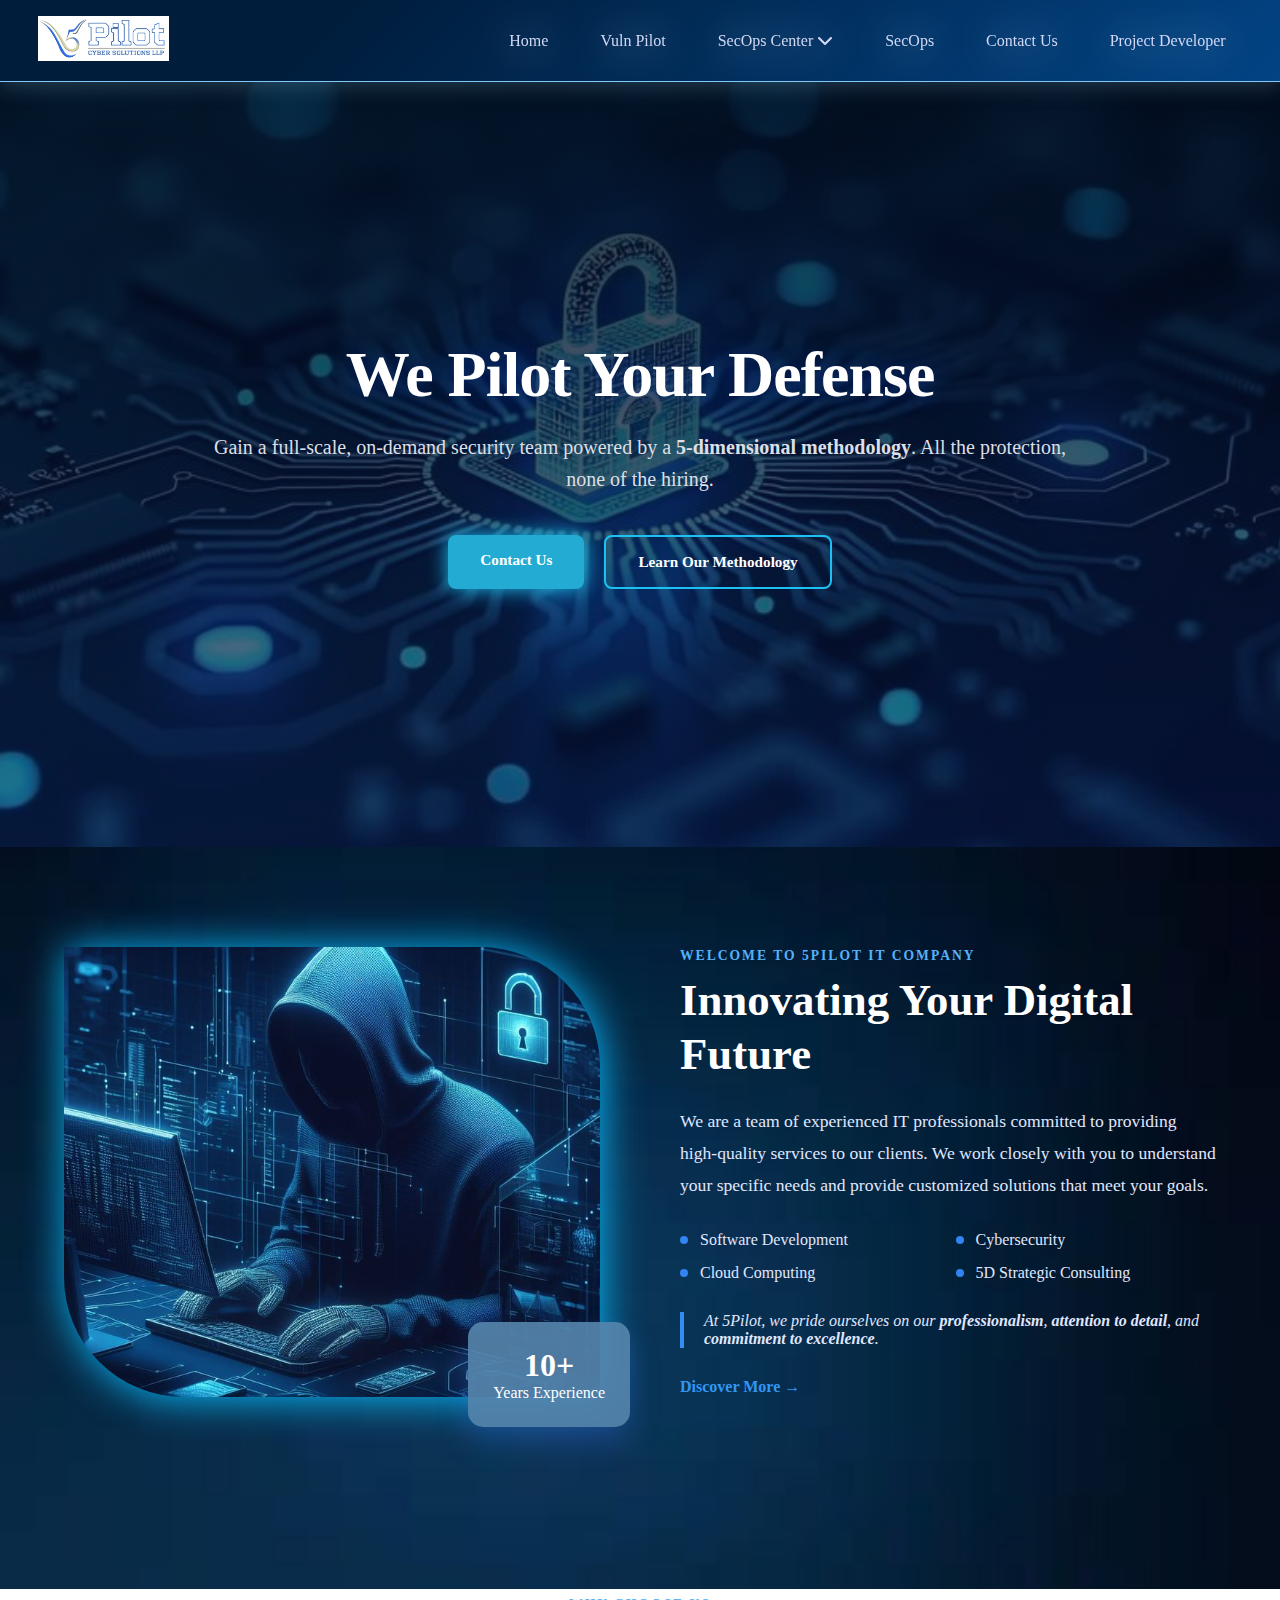
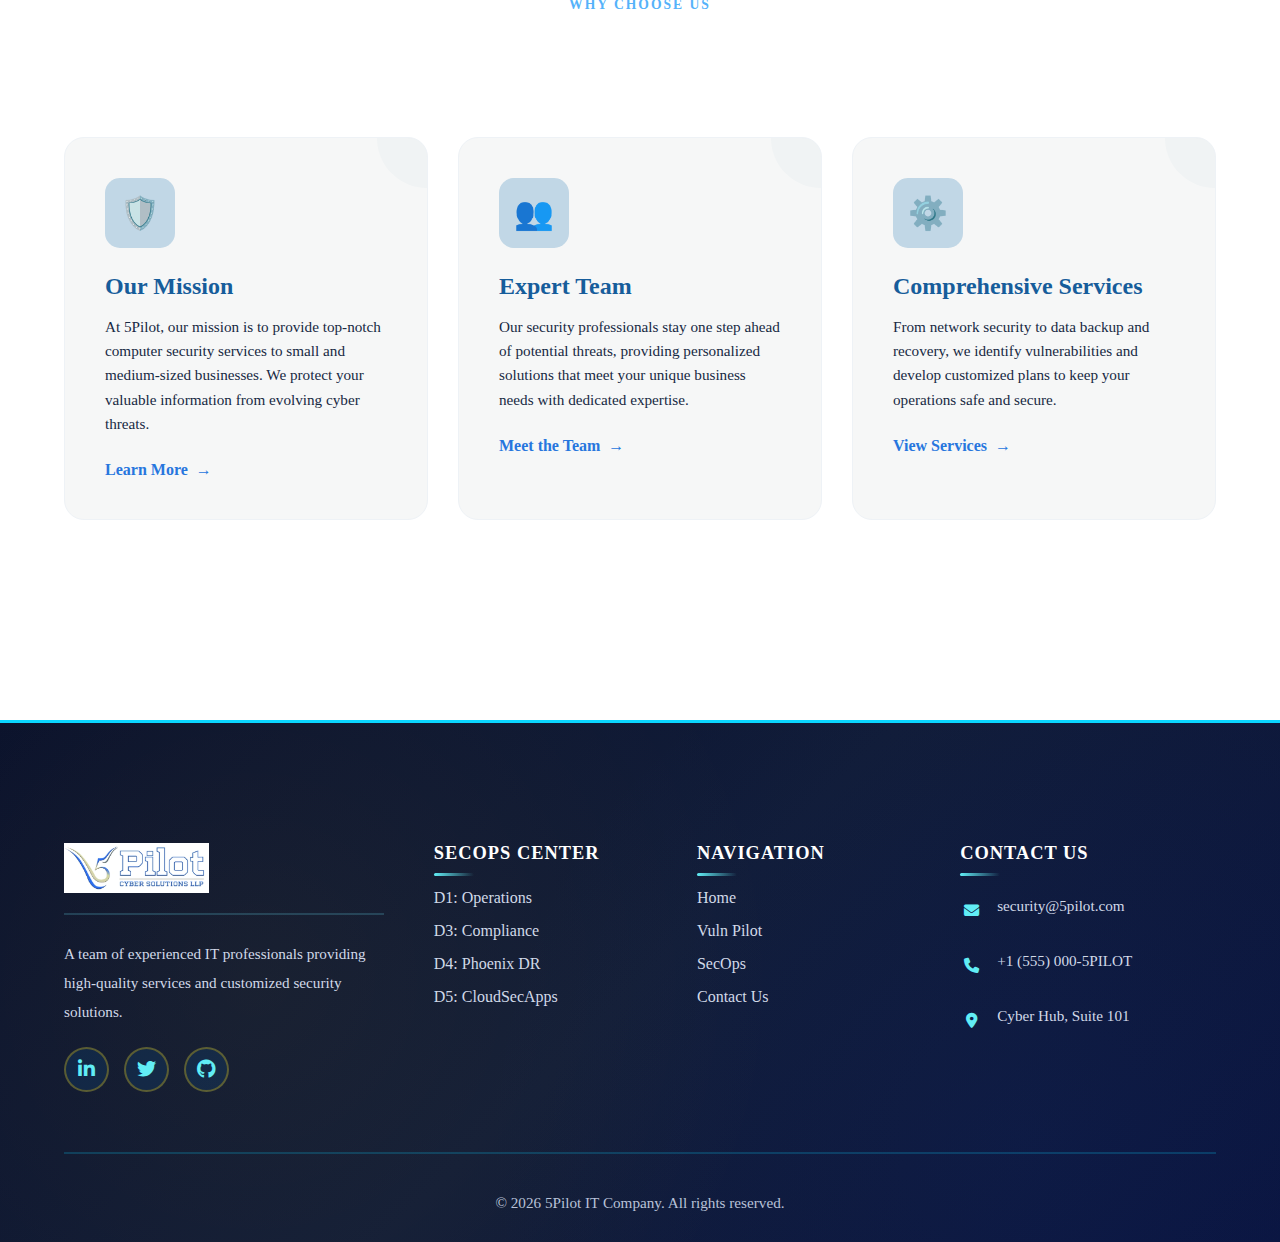
<file: index.html>
<!DOCTYPE html>
<html lang="en">
<head>
    <meta charset="UTF-8">
    <meta name="viewport" content="width=device-width, initial-scale=1.0">
    <title>Modern SecOps Portal</title>
    <link rel="stylesheet" href="shared-styles.css">
    <link rel="stylesheet" href="index.css">
    <link href="https://fonts.googleapis.com/css2?family=Inter:wght@400;500;600;700&display=swap" rel="stylesheet">
    <link rel="stylesheet" href="https://cdnjs.cloudflare.com/ajax/libs/font-awesome/6.5.1/css/all.min.css">
</head>
<body>
    <nav class="custom-navbar">
        <div class="nav-brand">
            <a href="index.html">
                <img src="images/logo.webp" alt="5Pilot Logo">
            </a>
        </div>

        <input type="checkbox" id="nav-check">
        <label for="nav-check" class="nav-toggler">
            <span></span>
            <span></span>
            <span></span>
        </label>

        <ul class="nav-menu">
            <li><a href="index.html">Home</a></li>
            <li><a href="vuln_pilot.html">Vuln Pilot</a></li>
            
            <li class="nav-dropdown">
                <a href="javascript:void(0)" class="dropdown-trigger">
                    SecOps Center <i class="fas fa-chevron-down"></i>
                </a>
                <ul class="dropdown-menu">
                    <li><a href="Operations.html">D1: Operations</a></li>
                    <li><a href="Compliance.html">D3: Compliance</a></li>
                    <li><a href="Phoenix_DR.html">D4: Phoenix DR</a></li>
                    <li><a href="CloudSecApps.html">D5: CloudSecApps</a></li>
                </ul>
            </li>
            
            <li><a href="SecOps.html">SecOps</a></li>
            <li><a href="Contact_Us.html">Contact Us</a></li>
            <li><a href="project_developer.html">Project Developer</a></li>
        </ul>
    </nav>


    <header class="hero">
        <div class="hero-overlay"></div>
        <div class="hero-content">
            <h1 class="hero-title">We <span class="highlight">Pilot</span> Your Defense</h1>
            <p class="hero-subtitle">
            Gain a full-scale, on-demand security team powered by a <strong>5-dimensional methodology</strong>. 
            All the protection, none of the hiring.
            </p>
            <div class="hero-btns">
            <a href="Contact_Us.html" class="btn-primary">Contact Us</a>
            <a href="SecOps.html" class="btn-secondary">Learn Our Methodology</a>
            </div>
        </div>
    </header>

    <section class="about-section">
        <div class="about-container">
            <div class="about-image">
            <div class="image-wrapper">
                <img src="images/aboutpic.jpg" alt="IT Professional Team">
                <div class="experience-badge">
                <span>10+</span>
                <p>Years Experience</p>
                </div>
            </div>
            </div>

            <div class="about-content">
            <span class="sub-heading">Welcome to 5Pilot IT Company</span>
            <h2 class="section-title">Innovating Your Digital <span class="highlight">Future</span></h2>
            <p class="description">
                We are a team of experienced IT professionals committed to providing high-quality services to our clients. 
                We work closely with you to understand your specific needs and provide customized solutions that meet your goals.
            </p>
            
            <ul class="services-list">
                <li><span class="dot"></span> Software Development</li>
                <li><span class="dot"></span> Cybersecurity</li>
                <li><span class="dot"></span> Cloud Computing</li>
                <li><span class="dot"></span> 5D Strategic Consulting</li>
            </ul>

            <p class="commitment-note">
                At 5Pilot, we pride ourselves on our <strong>professionalism</strong>, <strong>attention to detail</strong>, and <strong>commitment to excellence</strong>.
            </p>
            
            <a href="Contact_Us.html" class="btn-text">Discover More &rarr;</a>
            </div>
        </div>
    </section>

    <section class="features-section">
        <div class="features-container">
            <div class="section-header">
            <span class="sub-heading">Why Choose Us</span>
            <h2 class="section-title">Securing Your Digital <span class="highlight">Assets</span></h2>
            </div>

            <div class="features-grid">
                <div class="feature-card">
                    <div class="icon-box">
                    <div class="icon-pulse"></div>
                    <span class="icon">🛡️</span>
                    </div>
                    <h3>Our Mission</h3>
                    <p>At 5Pilot, our mission is to provide top-notch computer security services to small and medium-sized businesses. We protect your valuable information from evolving cyber threats.</p>
                    <a href="Contact_Us.html" class="feature-link">Learn More <span>&rarr;</span></a>
                </div>

                <div class="feature-card">
                    <div class="icon-box">
                    <div class="icon-pulse"></div>
                    <span class="icon">👥</span>
                    </div>
                    <h3>Expert Team</h3>
                    <p>Our security professionals stay one step ahead of potential threats, providing personalized solutions that meet your unique business needs with dedicated expertise.</p>
                    <a href="Contact_Us.html" class="feature-link">Meet the Team <span>&rarr;</span></a>
                </div>

                <div class="feature-card">
                    <div class="icon-box">
                    <div class="icon-pulse"></div>
                    <span class="icon">⚙️</span>
                    </div>
                    <h3>Comprehensive Services</h3>
                    <p>From network security to data backup and recovery, we identify vulnerabilities and develop customized plans to keep your operations safe and secure.</p>
                    <a href="SecOps.html" class="feature-link">View Services <span>&rarr;</span></a>
                </div>
            </div>
        </div>
    </section>

<footer class="footer">
    <div class="footer-container">
        <div class="footer-main">
            <div class="footer-col brand">
                <div class="logo">
                    <img src="images/logo.webp" alt="Logo">
                </div>
                <p class="footer-desc">
                    A team of experienced IT professionals providing high-quality services and customized security solutions.
                </p>
                <div class="social-links">
                    <a href="#"><i class="fab fa-linkedin-in"></i></a>
                    <a href="#"><i class="fab fa-twitter"></i></a>
                    <a href="#"><i class="fab fa-github"></i></a>
                </div>
            </div>

            <div class="footer-col">
                <h4 class="footer-title">SecOps Center</h4>
                <ul class="footer-links">
                    <li><a href="Operations.html">D1: Operations</a></li>
                    <li><a href="Compliance.html">D3: Compliance</a></li>
                    <li><a href="Phoenix_DR.html">D4: Phoenix DR</a></li>
                    <li><a href="CloudSecApps.html">D5: CloudSecApps</a></li>
                </ul>
            </div>

            <div class="footer-col">
                <h4 class="footer-title">Navigation</h4>
                <ul class="footer-links">
                    <li><a href="index.html">Home</a></li>
                    <li><a href="vuln_pilot.html">Vuln Pilot</a></li>
                    <li><a href="SecOps.html">SecOps</a></li>
                    <li><a href="Contact_Us.html">Contact Us</a></li>
                </ul>
            </div>

            <div class="footer-col">
                <h4 class="footer-title">Contact Us</h4>
                <ul class="contact-info">
                    <li><i class="fas fa-envelope"></i> security@5pilot.com</li>
                    <li><i class="fas fa-phone"></i> +1 (555) 000-5PILOT</li>
                    <li><i class="fas fa-map-marker-alt"></i> Cyber Hub, Suite 101</li>
                </ul>
            </div>
        </div>

        <div class="footer-bottom">
            <p>&copy; 2026 5Pilot IT Company. All rights reserved.</p>
            
        </div>
    </div>
</footer>

<script>
    document.addEventListener('DOMContentLoaded', () => {
    const dropdownTrigger = document.querySelector('.dropdown-trigger');
    const parentLi = document.querySelector('.nav-dropdown');

    dropdownTrigger.addEventListener('click', (e) => {
        // Only run toggle logic on mobile (width <= 768)
        if (window.innerWidth <= 768) {
            e.preventDefault();
            parentLi.classList.toggle('active');
        }
    });
});
</script>
</body>
</html>
</file>
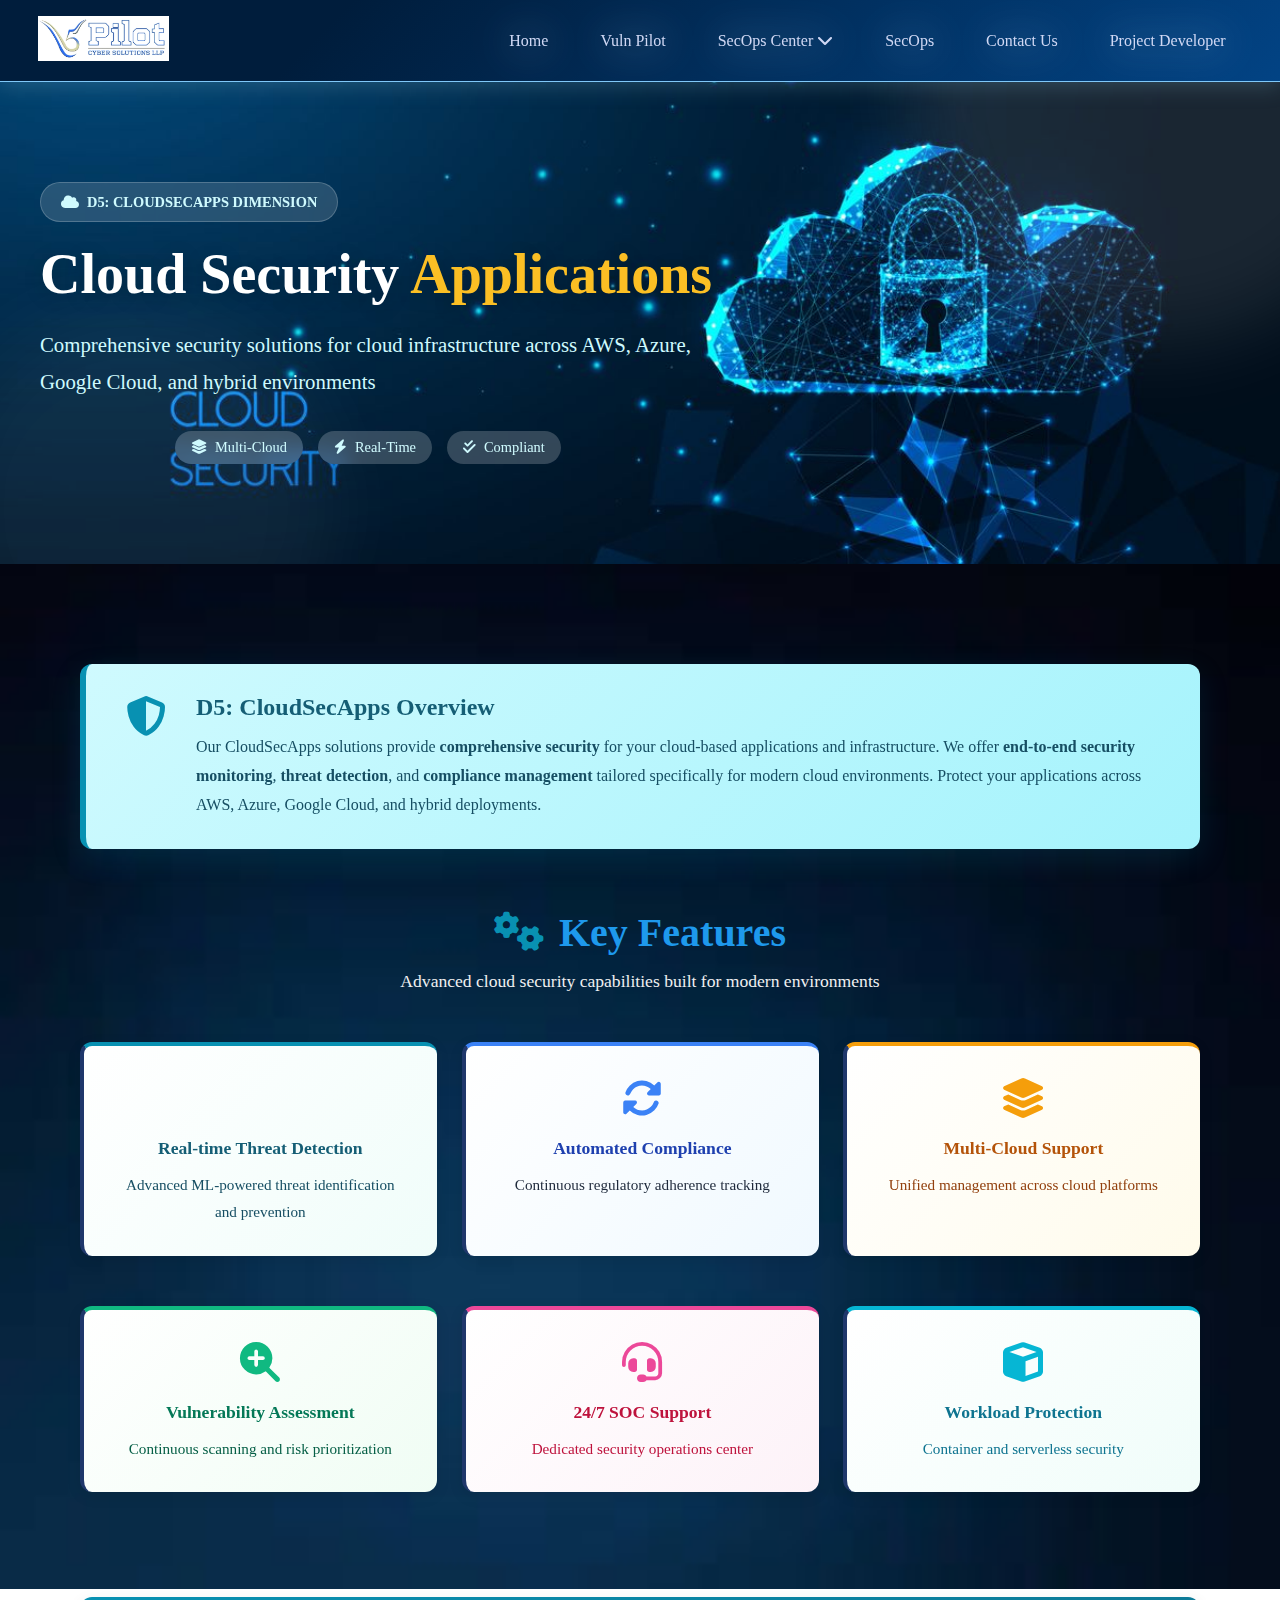
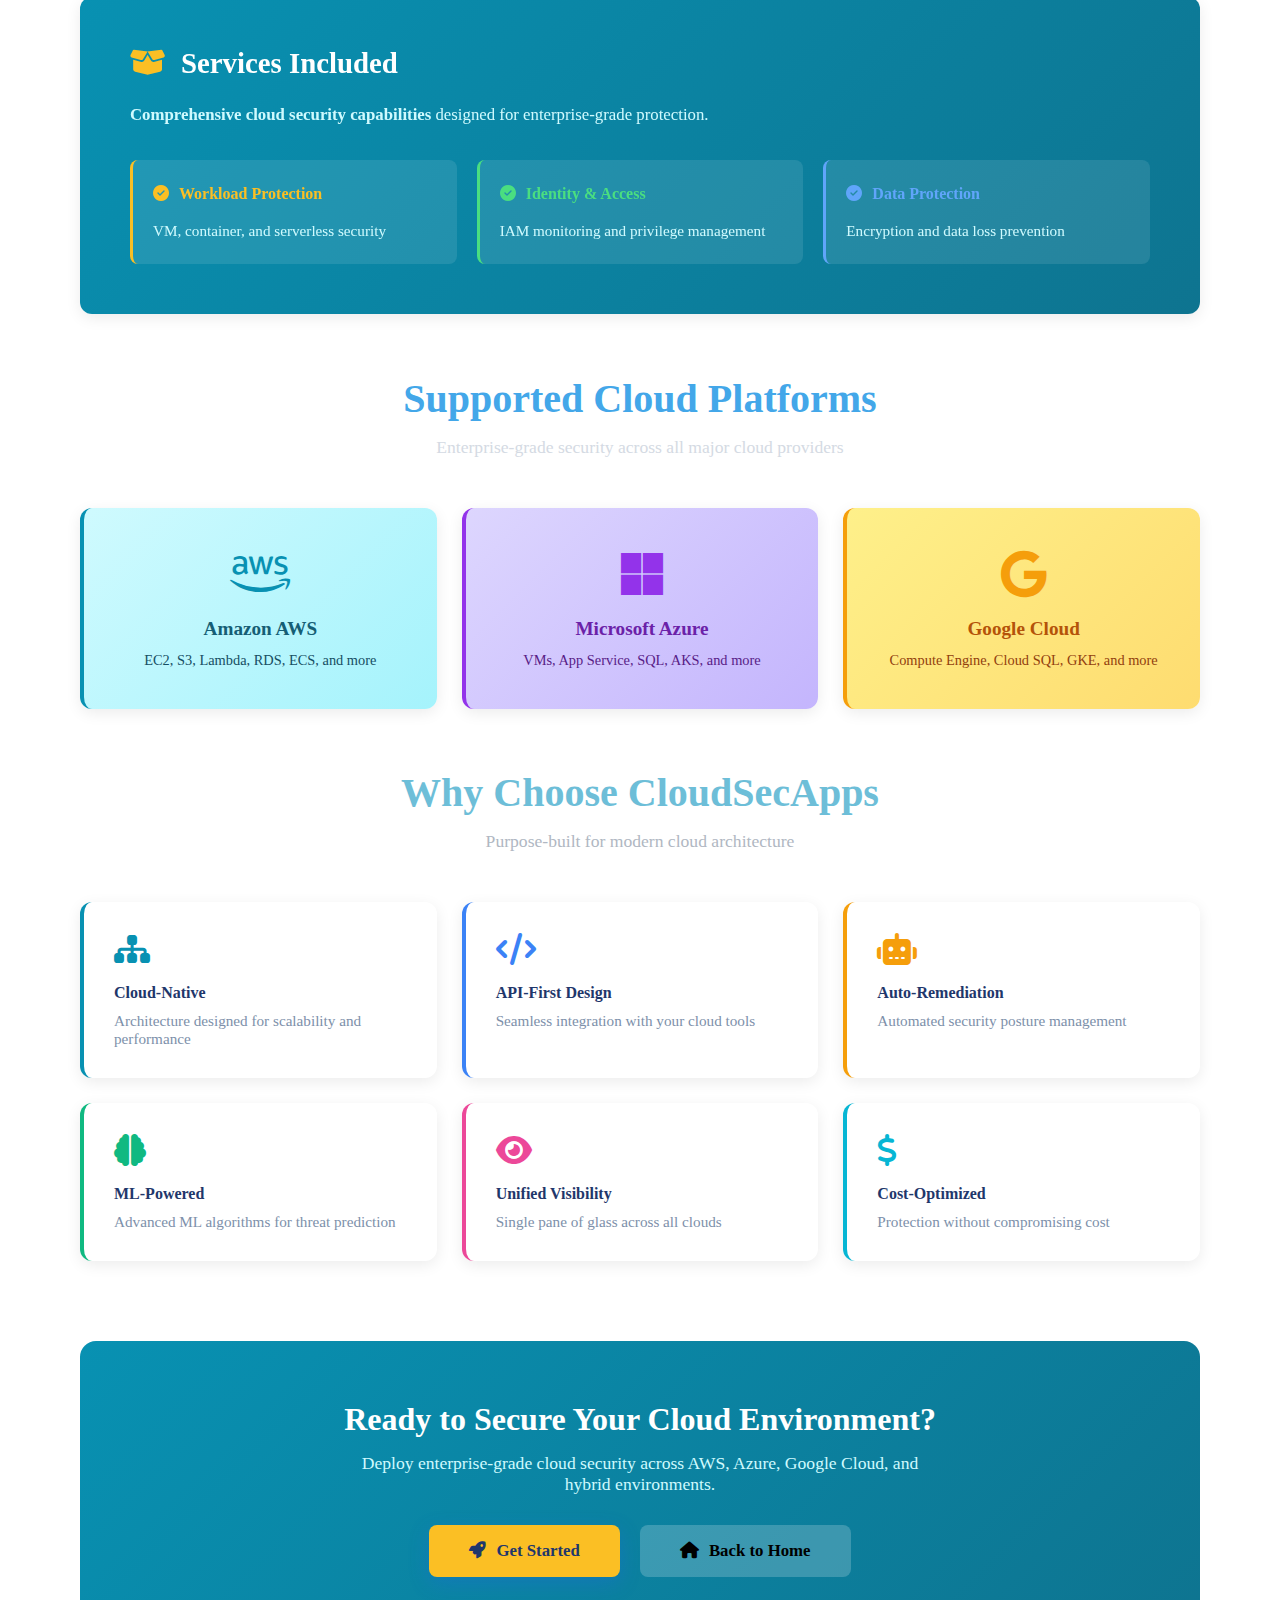
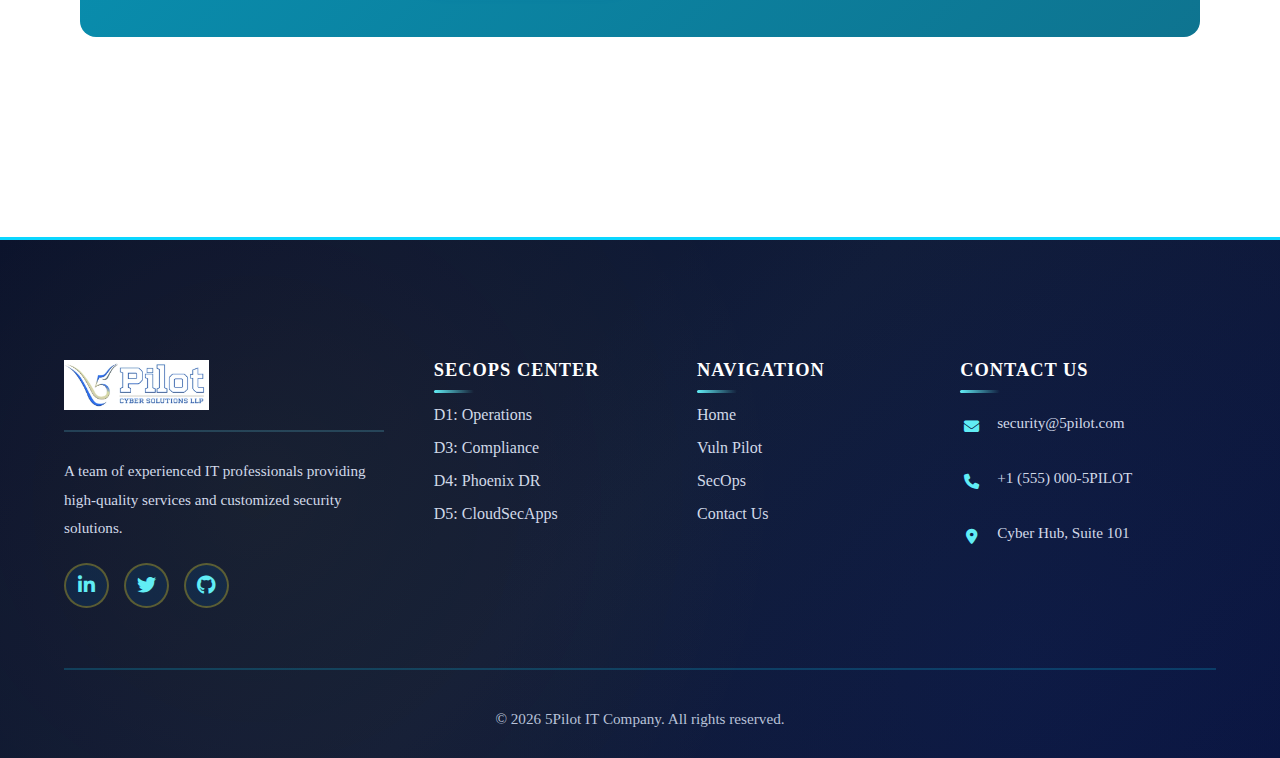
<file: CloudSecApps.html>
<!DOCTYPE html>
<html lang="en">
<head>
    <meta charset="UTF-8">
    <meta name="viewport" content="width=device-width, initial-scale=1.0">
    <title>CloudSecApps - Cloud Security Solutions</title>
    <link rel="stylesheet" href="shared-styles.css">
    <link rel="stylesheet" href="cloudsecapps.css">
    <link href="https://fonts.googleapis.com/css2?family=Inter:wght@400;500;600;700&display=swap" rel="stylesheet">
    <link rel="stylesheet" href="https://cdnjs.cloudflare.com/ajax/libs/font-awesome/6.5.1/css/all.min.css">
</head>
<body>
    <nav class="custom-navbar">
        <div class="nav-brand">
            <a href="index.html">
                <img src="images/logo.webp" alt="5Pilot Logo">
            </a>
        </div>

        <input type="checkbox" id="nav-check">
        <label for="nav-check" class="nav-toggler">
            <span></span>
            <span></span>
            <span></span>
        </label>

        <ul class="nav-menu">
            <li><a href="index.html">Home</a></li>
            <li><a href="vuln_pilot.html">Vuln Pilot</a></li>
            
            <li class="nav-dropdown">
                <a href="javascript:void(0)" class="dropdown-trigger">
                    SecOps Center <i class="fas fa-chevron-down"></i>
                </a>
                <ul class="dropdown-menu">
                    <li><a href="Operations.html">D1: Operations</a></li>
                    <li><a href="Compliance.html">D3: Compliance</a></li>
                    <li><a href="Phoenix_DR.html">D4: Phoenix DR</a></li>
                    <li><a href="CloudSecApps.html">D5: CloudSecApps</a></li>
                </ul>
            </li>
            
            <li><a href="SecOps.html">SecOps</a></li>
            <li><a href="Contact_Us.html">Contact Us</a></li>
            <li><a href="project_developer.html">Project Developer</a></li>
        </ul>
    </nav>


    <main>
        <!-- Enhanced Hero Banner -->
        <section style="padding: 100px 40px; background: url(images/cloud.jpg)  no-repeat; background-position: center; background-size: cover; position: relative; overflow: hidden;">
            <div style="position: absolute; top: -50%; right: -10%; width: 500px; height: 500px; background: rgba(255, 255, 255, 0.1); border-radius: 50%; filter: blur(40px);"></div>
            <div style="position: absolute; bottom: -30%; left: -5%; width: 400px; height: 400px; background: rgba(255, 255, 255, 0.05); border-radius: 50%; filter: blur(40px);"></div>
            <div style="max-width: 1200px; margin: 0 auto; position: relative; z-index: 1; text-align: left;">
                <div style="display: inline-block; background: rgba(255, 255, 255, 0.15); padding: 10px 20px; border-radius: 50px; margin-bottom: 20px; backdrop-filter: blur(10px); border: 1px solid rgba(255, 255, 255, 0.2);">
                    <span style="color: #cffafe; font-weight: 600; font-size: 0.9rem;"><i class="fas fa-cloud" style="margin-right: 8px;"></i>D5: CLOUDSECAPPS DIMENSION</span>
                </div>
                <h1 class="page-title" style="color: #fff; font-size: 3.5rem; margin-bottom: 20px; text-shadow: 0 4px 20px rgba(0, 0, 0, 0.2);">Cloud Security <span class="highlight" style="color: #fbbf24;">Applications</span></h1>
                <p class="page-subtitle" style="color: #cffafe; font-size: 1.3rem; max-width: 700px; margin: 0 auto; text-align: left; margin-right: 500px;">Comprehensive security solutions for cloud infrastructure across AWS, Azure, Google Cloud, and hybrid environments</p>
                <div style="margin-top: 30px; display: flex; gap: 15px; justify-content: left; flex-wrap: wrap; margin-left: 135px;">
                    <span style="background: rgba(255, 255, 255, 0.2); color: #cffafe; padding: 8px 16px; border-radius: 20px; font-size: 0.9rem; backdrop-filter: blur(10px);"><i class="fas fa-layer-group" style="margin-right: 8px;"></i>Multi-Cloud</span>
                    <span style="background: rgba(255, 255, 255, 0.2); color: #cffafe; padding: 8px 16px; border-radius: 20px; font-size: 0.9rem; backdrop-filter: blur(10px);"><i class="fas fa-bolt" style="margin-right: 8px;"></i>Real-Time</span>
                    <span style="background: rgba(255, 255, 255, 0.2); color: #cffafe; padding: 8px 16px; border-radius: 20px; font-size: 0.9rem; backdrop-filter: blur(10px);"><i class="fas fa-check-double" style="margin-right: 8px;"></i>Compliant</span>
                </div>
            </div>
        </section>

        <section style="padding: 100px 40px; max-width: 1200px; margin: 0 auto;">
            <!-- Overview Card -->
            <div class="content-card" style="background: linear-gradient(135deg, #cffafe 0%, #a5f3fc 100%); border-left: 6px solid #0891b2; margin-bottom: 60px; box-shadow: 0 10px 30px rgba(8, 145, 178, 0.15); border-radius: 12px;">
                <div style="display: flex; align-items: flex-start; gap: 20px;">
                    <div style="font-size: 2.5rem; color: #0891b2; min-width: 60px; text-align: center;">
                        <i class="fas fa-shield-alt"></i>
                    </div>
                    <div>
                        <h3 style="color: #155e75; margin-bottom: 12px; font-size: 1.5rem;">D5: CloudSecApps Overview</h3>
                        <p style="color: #164e63; line-height: 1.8;">Our CloudSecApps solutions provide <strong>comprehensive security</strong> for your cloud-based applications and infrastructure. We offer <strong>end-to-end security monitoring</strong>, <strong>threat detection</strong>, and <strong>compliance management</strong> tailored specifically for modern cloud environments. Protect your applications across AWS, Azure, Google Cloud, and hybrid deployments.</p>
                    </div>
                </div>
            </div>

            <!-- Key Features Section -->
            <div style="margin-bottom: 80px;">
                <div style="text-align: center; margin-bottom: 50px;">
                    <h2 style="font-size: 2.5rem; color: #1e99ec; margin-bottom: 15px;"><i class="fas fa-cogs" style="color: #0891b2; margin-right: 15px;"></i>Key Features</h2>
                    <p style="color: #f0f0f1; font-size: 1.1rem; max-width: 600px; margin: 0 auto;">Advanced cloud security capabilities built for modern environments</p>
                </div>
                <div style="display: grid; grid-template-columns: repeat(auto-fit, minmax(300px, 1fr)); gap: 25px;">
                    <div class="content-card" style="border-top: 4px solid #0891b2; background: linear-gradient(135deg, #ffffff 0%, #f0fdfa 100%); cursor: pointer; transition: all 0.3s ease;">
                        <div style="font-size: 2.5rem; color: #0891b2; margin-bottom: 15px; text-align: center;">
                            <i class="fas fa-radar"></i>
                        </div>
                        <h4 style="color: #155e75; margin-bottom: 12px; text-align: center; font-size: 1.1rem;">Real-time Threat Detection</h4>
                        <p style="color: #164e63; font-size: 0.95rem; text-align: center;">Advanced ML-powered threat identification and prevention</p>
                    </div>

                    <div class="content-card" style="border-top: 4px solid #3b82f6; background: linear-gradient(135deg, #ffffff 0%, #f0f9ff 100%); cursor: pointer; transition: all 0.3s ease;">
                        <div style="font-size: 2.5rem; color: #3b82f6; margin-bottom: 15px; text-align: center;">
                            <i class="fas fa-sync-alt"></i>
                        </div>
                        <h4 style="color: #1e40af; margin-bottom: 12px; text-align: center; font-size: 1.1rem;">Automated Compliance</h4>
                        <p style="color: #1e293b; font-size: 0.95rem; text-align: center;">Continuous regulatory adherence tracking</p>
                    </div>

                    <div class="content-card" style="border-top: 4px solid #f59e0b; background: linear-gradient(135deg, #ffffff 0%, #fffbeb 100%); cursor: pointer; transition: all 0.3s ease;">
                        <div style="font-size: 2.5rem; color: #f59e0b; margin-bottom: 15px; text-align: center;">
                            <i class="fas fa-layer-group"></i>
                        </div>
                        <h4 style="color: #b45309; margin-bottom: 12px; text-align: center; font-size: 1.1rem;">Multi-Cloud Support</h4>
                        <p style="color: #92400e; font-size: 0.95rem; text-align: center;">Unified management across cloud platforms</p>
                    </div>

                    <div class="content-card" style="border-top: 4px solid #10b981; background: linear-gradient(135deg, #ffffff 0%, #f0fdf4 100%); cursor: pointer; transition: all 0.3s ease;">
                        <div style="font-size: 2.5rem; color: #10b981; margin-bottom: 15px; text-align: center;">
                            <i class="fas fa-search-plus"></i>
                        </div>
                        <h4 style="color: #047857; margin-bottom: 12px; text-align: center; font-size: 1.1rem;">Vulnerability Assessment</h4>
                        <p style="color: #065f46; font-size: 0.95rem; text-align: center;">Continuous scanning and risk prioritization</p>
                    </div>

                    <div class="content-card" style="border-top: 4px solid #ec4899; background: linear-gradient(135deg, #ffffff 0%, #fdf2f8 100%); cursor: pointer; transition: all 0.3s ease;">
                        <div style="font-size: 2.5rem; color: #ec4899; margin-bottom: 15px; text-align: center;">
                            <i class="fas fa-headset"></i>
                        </div>
                        <h4 style="color: #be123c; margin-bottom: 12px; text-align: center; font-size: 1.1rem;">24/7 SOC Support</h4>
                        <p style="color: #be123c; font-size: 0.95rem; text-align: center;">Dedicated security operations center</p>
                    </div>

                    <div class="content-card" style="border-top: 4px solid #06b6d4; background: linear-gradient(135deg, #ffffff 0%, #f0fdfa 100%); cursor: pointer; transition: all 0.3s ease;">
                        <div style="font-size: 2.5rem; color: #06b6d4; margin-bottom: 15px; text-align: center;">
                            <i class="fas fa-cube"></i>
                        </div>
                        <h4 style="color: #0e7490; margin-bottom: 12px; text-align: center; font-size: 1.1rem;">Workload Protection</h4>
                        <p style="color: #0e7490; font-size: 0.95rem; text-align: center;">Container and serverless security</p>
                    </div>
                </div>
            </div>

            <!-- Services Section -->
            <div class="content-card" style="background: linear-gradient(135deg, #0891b2 0%, #0e7490 100%); color: white; border-left: none; margin-bottom: 60px; padding: 50px;">
                <h3 style="color: white; margin-bottom: 20px; font-size: 1.8rem;"><i class="fas fa-box-open" style="color: #fbbf24; margin-right: 15px;"></i>Services Included</h3>
                <p style="color: #cffafe; line-height: 1.8; margin-bottom: 25px; font-size: 1.05rem;"><strong>Comprehensive cloud security capabilities</strong> designed for enterprise-grade protection.</p>
                <div style="display: grid; grid-template-columns: repeat(auto-fit, minmax(240px, 1fr)); gap: 20px; margin-top: 30px;">
                    <div style="background: rgba(255, 255, 255, 0.1); padding: 20px; border-radius: 8px; border-left: 3px solid #fbbf24;">
                        <p style="font-weight: 600; color: #fbbf24; margin-bottom: 8px;"><i class="fas fa-check-circle" style="margin-right: 10px;"></i>Workload Protection</p>
                        <p style="color: #cffafe; font-size: 0.95rem;">VM, container, and serverless security</p>
                    </div>
                    <div style="background: rgba(255, 255, 255, 0.1); padding: 20px; border-radius: 8px; border-left: 3px solid #4ade80;">
                        <p style="font-weight: 600; color: #4ade80; margin-bottom: 8px;"><i class="fas fa-check-circle" style="margin-right: 10px;"></i>Identity & Access</p>
                        <p style="color: #cffafe; font-size: 0.95rem;">IAM monitoring and privilege management</p>
                    </div>
                    <div style="background: rgba(255, 255, 255, 0.1); padding: 20px; border-radius: 8px; border-left: 3px solid #60a5fa;">
                        <p style="font-weight: 600; color: #60a5fa; margin-bottom: 8px;"><i class="fas fa-check-circle" style="margin-right: 10px;"></i>Data Protection</p>
                        <p style="color: #cffafe; font-size: 0.95rem;">Encryption and data loss prevention</p>
                    </div>
                </div>
            </div>

            <!-- Cloud Platforms -->
            <div style="margin-bottom: 60px;">
                <div style="text-align: center; margin-bottom: 50px;">
                    <h2 style="font-size: 2.5rem; color: #43a7e9; margin-bottom: 15px;">Supported Cloud Platforms</h2>
                    <p style="color: #d4dae3; font-size: 1.1rem; max-width: 600px; margin: 0 auto;">Enterprise-grade security across all major cloud providers</p>
                </div>
                <div style="display: grid; grid-template-columns: repeat(auto-fit, minmax(280px, 1fr)); gap: 25px;">
                    <div style="background: linear-gradient(135deg, #cffafe 0%, #a5f3fc 100%); padding: 40px 30px; border-radius: 12px; border-left: 4px solid #0891b2; box-shadow: 0 4px 15px rgba(0, 0, 0, 0.08); text-align: center; transition: all 0.3s ease;">
                        <div style="font-size: 3rem; color: #0891b2; margin-bottom: 15px;"><i class="fab fa-aws"></i></div>
                        <h4 style="color: #155e75; margin-bottom: 12px; font-weight: 600; font-size: 1.2rem;">Amazon AWS</h4>
                        <p style="font-size: 0.9rem; color: #164e63; margin: 0;">EC2, S3, Lambda, RDS, ECS, and more</p>
                    </div>

                    <div style="background: linear-gradient(135deg, #ddd6fe 0%, #c4b5fd 100%); padding: 40px 30px; border-radius: 12px; border-left: 4px solid #9333ea; box-shadow: 0 4px 15px rgba(0, 0, 0, 0.08); text-align: center; transition: all 0.3s ease;">
                        <div style="font-size: 3rem; color: #9333ea; margin-bottom: 15px;"><i class="fab fa-microsoft"></i></div>
                        <h4 style="color: #6b21a8; margin-bottom: 12px; font-weight: 600; font-size: 1.2rem;">Microsoft Azure</h4>
                        <p style="font-size: 0.9rem; color: #581c87; margin: 0;">VMs, App Service, SQL, AKS, and more</p>
                    </div>

                    <div style="background: linear-gradient(135deg, #fef08a 0%, #fedc70 100%); padding: 40px 30px; border-radius: 12px; border-left: 4px solid #f59e0b; box-shadow: 0 4px 15px rgba(0, 0, 0, 0.08); text-align: center; transition: all 0.3s ease;">
                        <div style="font-size: 3rem; color: #f59e0b; margin-bottom: 15px;"><i class="fab fa-google"></i></div>
                        <h4 style="color: #b45309; margin-bottom: 12px; font-weight: 600; font-size: 1.2rem;">Google Cloud</h4>
                        <p style="font-size: 0.9rem; color: #92400e; margin: 0;">Compute Engine, Cloud SQL, GKE, and more</p>
                    </div>
                </div>
            </div>

            <!-- Why Choose Us -->
            <div style="margin-bottom: 60px;">
                <div style="text-align: center; margin-bottom: 50px;">
                    <h2 style="font-size: 2.5rem; color: #6dbed8; margin-bottom: 15px;">Why Choose CloudSecApps</h2>
                    <p style="color: #b0b7c2; font-size: 1.1rem; max-width: 600px; margin: 0 auto;">Purpose-built for modern cloud architecture</p>
                </div>
                <div style="display: grid; grid-template-columns: repeat(auto-fit, minmax(280px, 1fr)); gap: 25px;">
                    <div style="background: white; padding: 30px; border-radius: 12px; border-left: 4px solid #0891b2; box-shadow: 0 4px 15px rgba(0, 0, 0, 0.08); transition: all 0.3s ease;">
                        <div style="font-size: 2rem; color: #0891b2; margin-bottom: 15px;"><i class="fas fa-sitemap"></i></div>
                        <h4 style="color: #1f376b; margin-bottom: 10px;">Cloud-Native</h4>
                        <p style="color: #7d90aa; font-size: 0.95rem;">Architecture designed for scalability and performance</p>
                    </div>

                    <div style="background: white; padding: 30px; border-radius: 12px; border-left: 4px solid #3b82f6; box-shadow: 0 4px 15px rgba(0, 0, 0, 0.08); transition: all 0.3s ease;">
                        <div style="font-size: 2rem; color: #3b82f6; margin-bottom: 15px;"><i class="fas fa-code"></i></div>
                        <h4 style="color: #1f376b; margin-bottom: 10px;">API-First Design</h4>
                        <p style="color: #7d90aa; font-size: 0.95rem;">Seamless integration with your cloud tools</p>
                    </div>

                    <div style="background: white; padding: 30px; border-radius: 12px; border-left: 4px solid #f59e0b; box-shadow: 0 4px 15px rgba(0, 0, 0, 0.08); transition: all 0.3s ease;">
                        <div style="font-size: 2rem; color: #f59e0b; margin-bottom: 15px;"><i class="fas fa-robot"></i></div>
                        <h4 style="color: #1f376b; margin-bottom: 10px;">Auto-Remediation</h4>
                        <p style="color: #7d90aa; font-size: 0.95rem;">Automated security posture management</p>
                    </div>

                    <div style="background: white; padding: 30px; border-radius: 12px; border-left: 4px solid #10b981; box-shadow: 0 4px 15px rgba(0, 0, 0, 0.08); transition: all 0.3s ease;">
                        <div style="font-size: 2rem; color: #10b981; margin-bottom: 15px;"><i class="fas fa-brain"></i></div>
                        <h4 style="color: #1f376b; margin-bottom: 10px;">ML-Powered</h4>
                        <p style="color: #7d90aa; font-size: 0.95rem;">Advanced ML algorithms for threat prediction</p>
                    </div>

                    <div style="background: white; padding: 30px; border-radius: 12px; border-left: 4px solid #ec4899; box-shadow: 0 4px 15px rgba(0, 0, 0, 0.08); transition: all 0.3s ease;">
                        <div style="font-size: 2rem; color: #ec4899; margin-bottom: 15px;"><i class="fas fa-eye"></i></div>
                        <h4 style="color: #1f376b; margin-bottom: 10px;">Unified Visibility</h4>
                        <p style="color: #7d90aa; font-size: 0.95rem;">Single pane of glass across all clouds</p>
                    </div>

                    <div style="background: white; padding: 30px; border-radius: 12px; border-left: 4px solid #06b6d4; box-shadow: 0 4px 15px rgba(0, 0, 0, 0.08); transition: all 0.3s ease;">
                        <div style="font-size: 2rem; color: #06b6d4; margin-bottom: 15px;"><i class="fas fa-dollar-sign"></i></div>
                        <h4 style="color: #1f376b; margin-bottom: 10px;">Cost-Optimized</h4>
                        <p style="color: #7d90aa; font-size: 0.95rem;">Protection without compromising cost</p>
                    </div>
                </div>
            </div>

            <!-- CTA Section -->
            <div style="text-align: center; padding: 60px 40px; background: linear-gradient(135deg, #0891b2 0%, #0e7490 100%); border-radius: 16px; margin-top: 80px;">
                <h3 style="color: white; font-size: 2rem; margin-bottom: 15px;">Ready to Secure Your Cloud Environment?</h3>
                <p style="color: #cffafe; font-size: 1.1rem; margin-bottom: 30px; max-width: 600px; margin-left: auto; margin-right: auto;">Deploy enterprise-grade cloud security across AWS, Azure, Google Cloud, and hybrid environments.</p>
                <div style="display: flex; gap: 20px; justify-content: center; flex-wrap: wrap;">
                    <a href="Contact_Us.html" class="btn-primary" style="padding: 16px 40px; font-size: 1.05rem; background-color: #fbbf24; color: #1f376b; border: none;"><i class="fas fa-rocket" style="margin-right: 10px;"></i>Get Started</a>
                    <a href="index.html" class="btn-secondary" style="padding: 16px 40px; font-size: 1.05rem; background: rgba(255, 255, 255, 0.2); border-color: white;"><i class="fas fa-home" style="margin-right: 10px;"></i>Back to Home</a>
                </div>
            </div>
        </section>
    </main>
<footer class="footer">
    <div class="footer-container">
        <div class="footer-main">
            <div class="footer-col brand">
                <div class="logo">
                    <img src="images/logo.webp" alt="Logo">
                </div>
                <p class="footer-desc">
                    A team of experienced IT professionals providing high-quality services and customized security solutions.
                </p>
                <div class="social-links">
                    <a href="#"><i class="fab fa-linkedin-in"></i></a>
                    <a href="#"><i class="fab fa-twitter"></i></a>
                    <a href="#"><i class="fab fa-github"></i></a>
                </div>
            </div>

            <div class="footer-col">
                <h4 class="footer-title">SecOps Center</h4>
                <ul class="footer-links">
                    <li><a href="Operations.html">D1: Operations</a></li>
                    <li><a href="Compliance.html">D3: Compliance</a></li>
                    <li><a href="Phoenix_DR.html">D4: Phoenix DR</a></li>
                    <li><a href="CloudSecApps.html">D5: CloudSecApps</a></li>
                </ul>
            </div>

            <div class="footer-col">
                <h4 class="footer-title">Navigation</h4>
                <ul class="footer-links">
                    <li><a href="index.html">Home</a></li>
                    <li><a href="vuln_pilot.html">Vuln Pilot</a></li>
                    <li><a href="SecOps.html">SecOps</a></li>
                    <li><a href="Contact_Us.html">Contact Us</a></li>
                </ul>
            </div>

            <div class="footer-col">
                <h4 class="footer-title">Contact Us</h4>
                <ul class="contact-info">
                    <li><i class="fas fa-envelope"></i> security@5pilot.com</li>
                    <li><i class="fas fa-phone"></i> +1 (555) 000-5PILOT</li>
                    <li><i class="fas fa-map-marker-alt"></i> Cyber Hub, Suite 101</li>
                </ul>
            </div>
        </div>

        <div class="footer-bottom">
            <p>&copy; 2026 5Pilot IT Company. All rights reserved.</p>
            
        </div>
    </div>
</footer>

<script>
    document.addEventListener('DOMContentLoaded', () => {
    const dropdownTrigger = document.querySelector('.dropdown-trigger');
    const parentLi = document.querySelector('.nav-dropdown');

    dropdownTrigger.addEventListener('click', (e) => {
        // Only run toggle logic on mobile (width <= 768)
        if (window.innerWidth <= 768) {
            e.preventDefault();
            parentLi.classList.toggle('active');
        }
    });
});
</script>
</body>
</html>
</file>
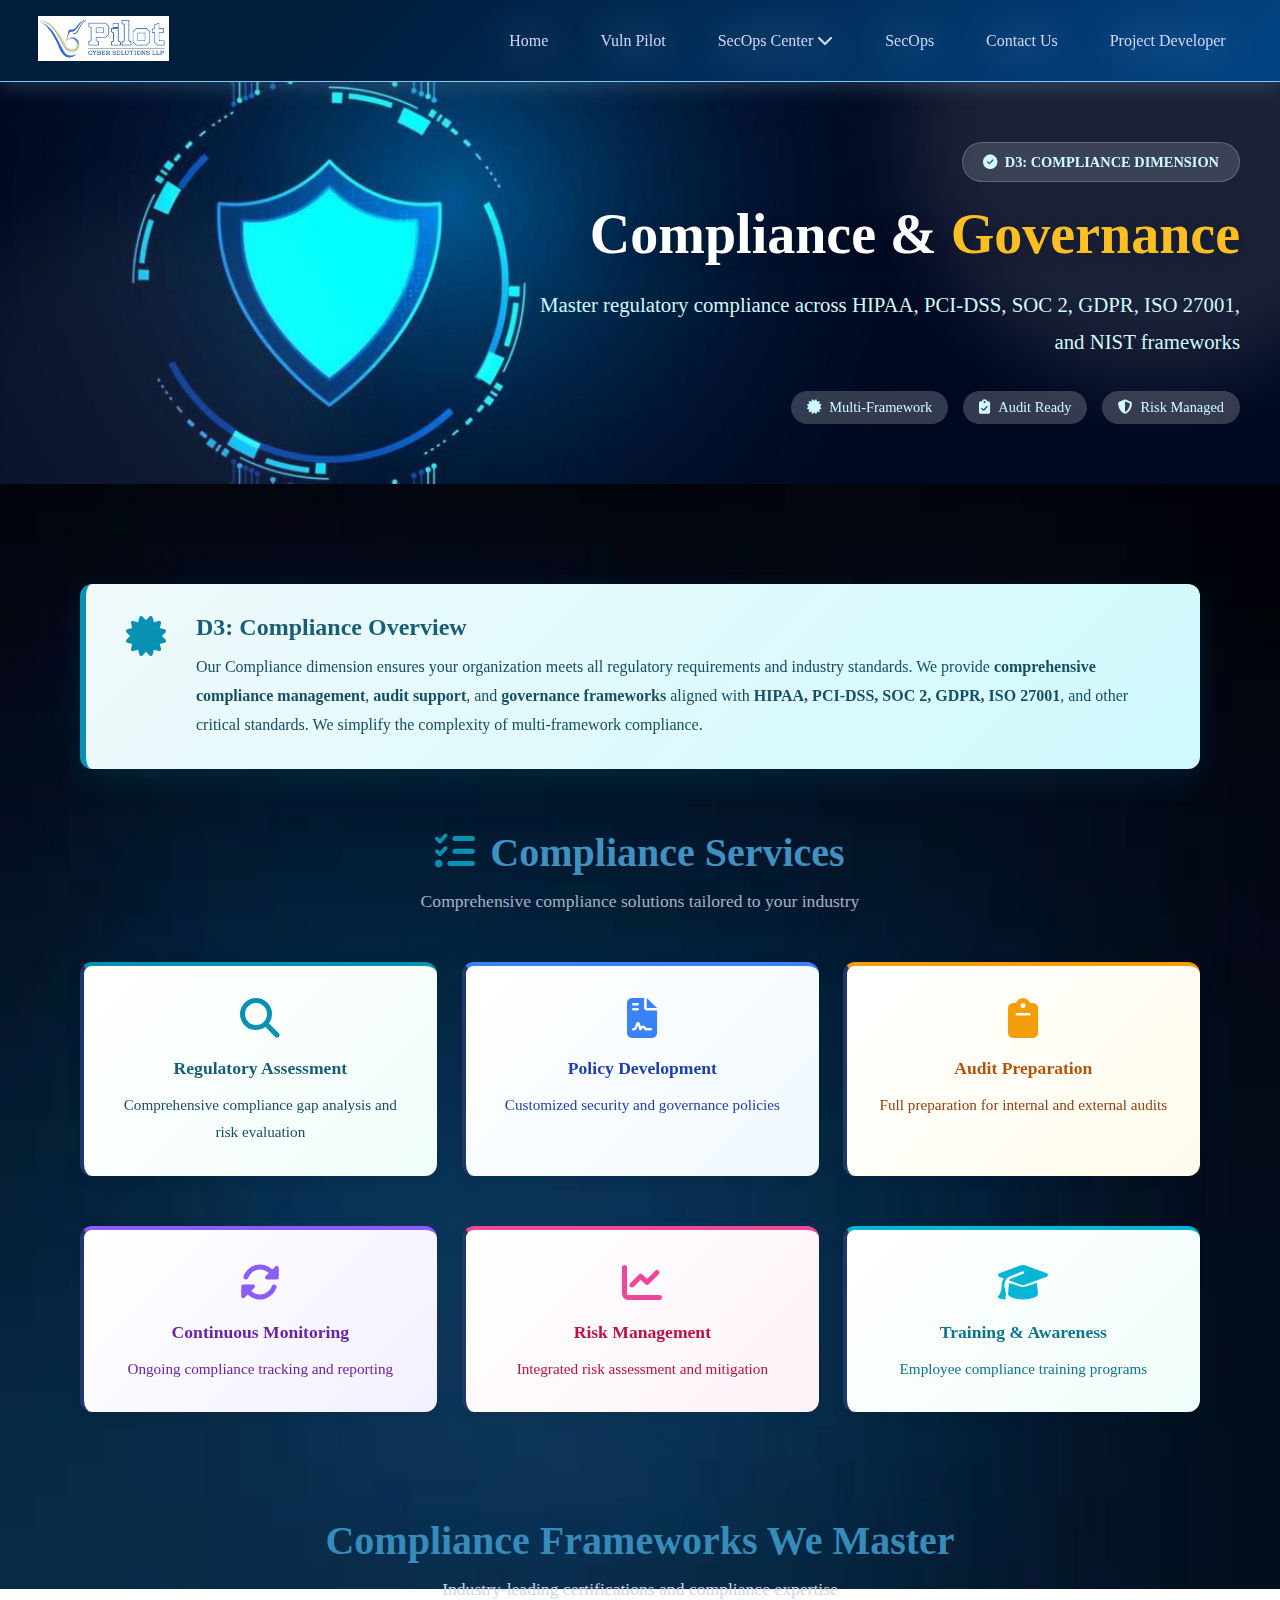
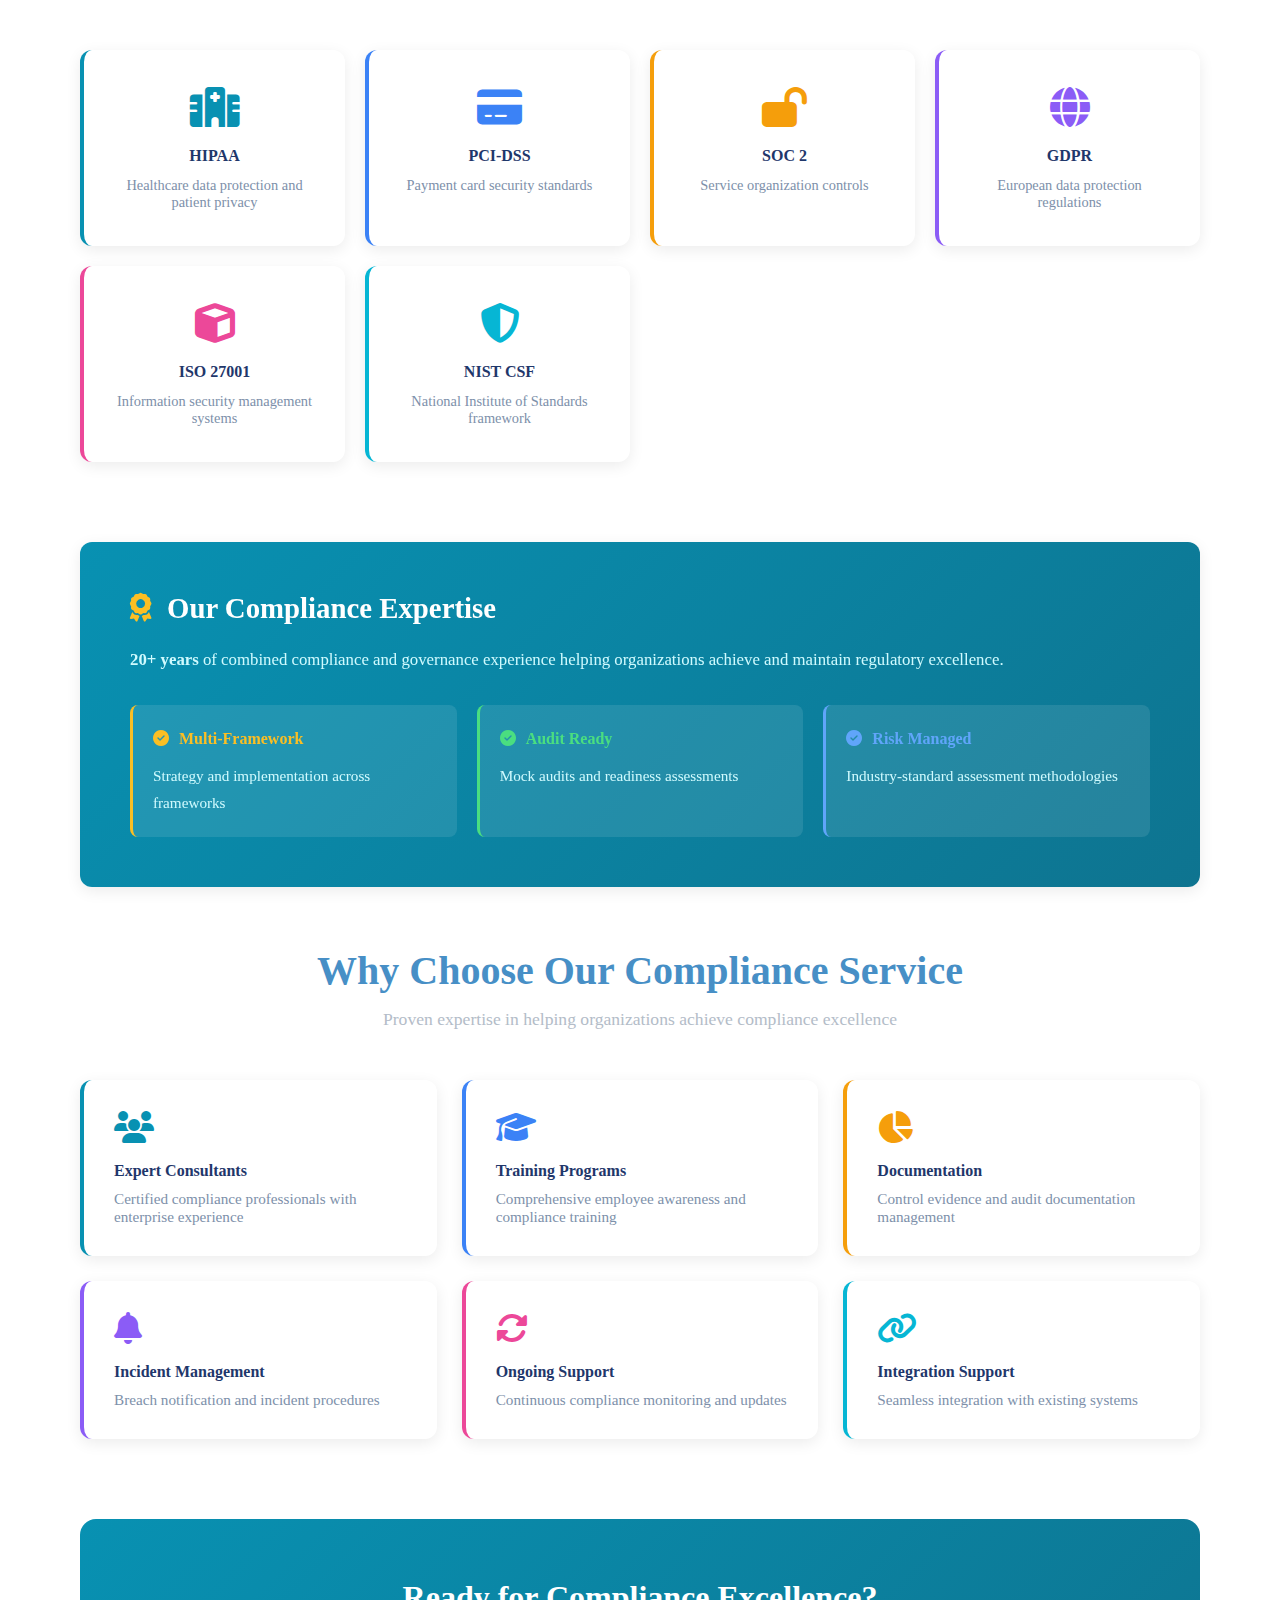
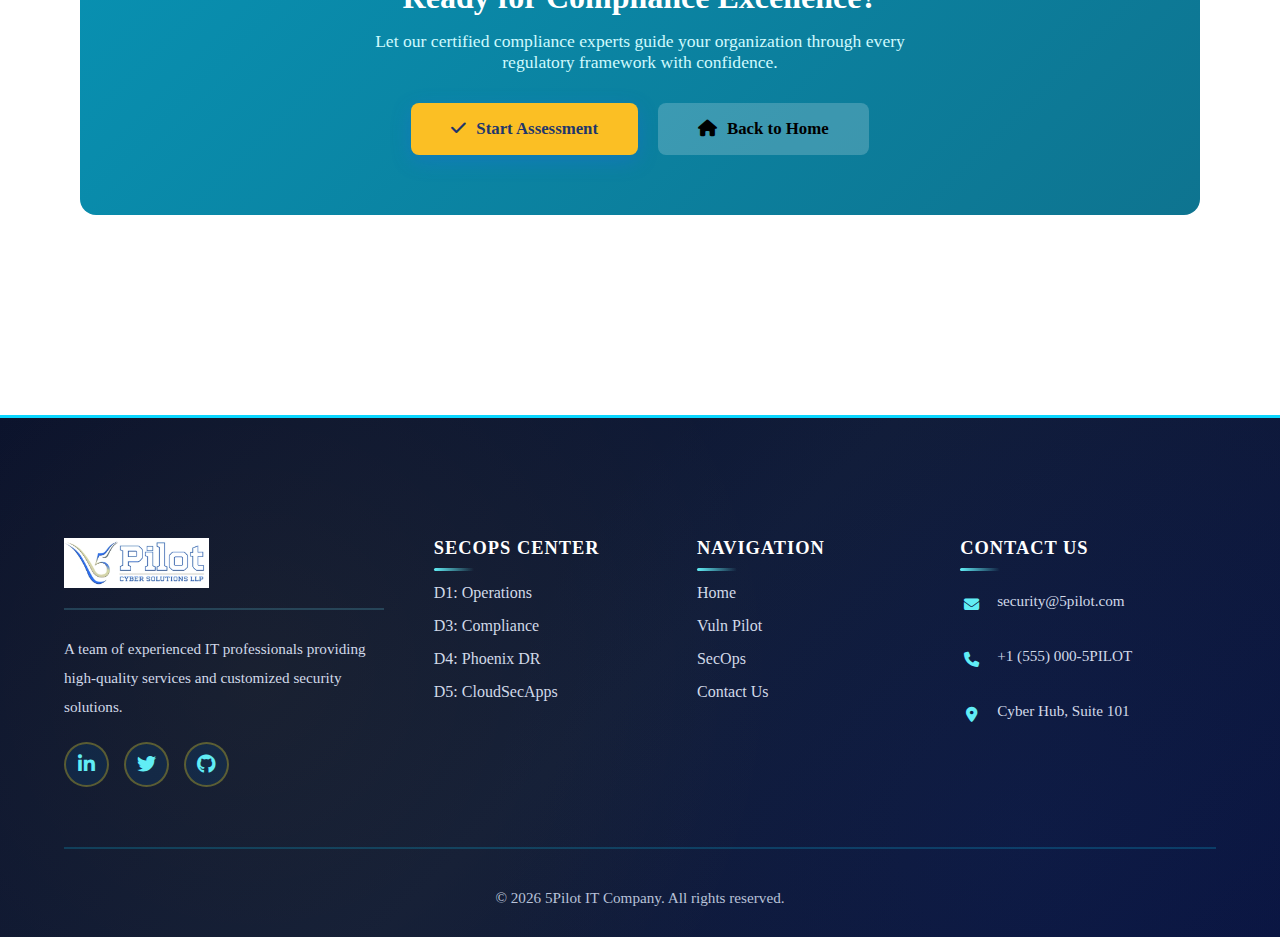
<file: Compliance.html>
<!DOCTYPE html>
<html lang="en">
<head>
    <meta charset="UTF-8">
    <meta name="viewport" content="width=device-width, initial-scale=1.0">
    <title>Compliance - SecOps Center</title>
    <link rel="stylesheet" href="shared-styles.css">
    <link rel="stylesheet" href="compliance.css">
    <link href="https://fonts.googleapis.com/css2?family=Inter:wght@400;500;600;700&display=swap" rel="stylesheet">
    <link rel="stylesheet" href="https://cdnjs.cloudflare.com/ajax/libs/font-awesome/6.5.1/css/all.min.css">
</head>
<body>
    <nav class="custom-navbar">
        <div class="nav-brand">
            <a href="index.html">
                <img src="images/logo.webp" alt="5Pilot Logo">
            </a>
        </div>

        <input type="checkbox" id="nav-check">
        <label for="nav-check" class="nav-toggler">
            <span></span>
            <span></span>
            <span></span>
        </label>

        <ul class="nav-menu">
            <li><a href="index.html">Home</a></li>
            <li><a href="vuln_pilot.html">Vuln Pilot</a></li>
            
            <li class="nav-dropdown">
                <a href="javascript:void(0)" class="dropdown-trigger">
                    SecOps Center <i class="fas fa-chevron-down"></i>
                </a>
                <ul class="dropdown-menu">
                    <li><a href="Operations.html">D1: Operations</a></li>
                    <li><a href="Compliance.html">D3: Compliance</a></li>
                    <li><a href="Phoenix_DR.html">D4: Phoenix DR</a></li>
                    <li><a href="CloudSecApps.html">D5: CloudSecApps</a></li>
                </ul>
            </li>
            
            <li><a href="SecOps.html">SecOps</a></li>
            <li><a href="Contact_Us.html">Contact Us</a></li>
            <li><a href="project_developer.html">Project Developer</a></li>
        </ul>
    </nav>


    <main>
        <!-- Enhanced Hero Banner -->
        <section style="padding: 60px 40px; background-image: url(images/comp.jpg); background-position: center;  background-size: cover; background-repeat: no-repeat; position: relative; overflow: hidden;">
            <div style="position: absolute; top: -50%; right: -10%; width: 500px; height: 500px; background: rgba(255, 255, 255, 0.1); border-radius: 50%; filter: blur(40px);"></div>
            <div style="position: absolute; bottom: -30%; left: -5%; width: 400px; height: 400px; background: rgba(255, 255, 255, 0.05); border-radius: 50%; filter: blur(40px);"></div>
            <div style="max-width: 1200px; margin: 0 auto; position: relative; z-index: 1; text-align: right;">
                <div style="display: inline-block; background: rgba(255, 255, 255, 0.15); padding: 10px 20px; border-radius: 50px; margin-bottom: 20px; backdrop-filter: blur(10px); border: 1px solid rgba(255, 255, 255, 0.2);">
                    <span style="color: #cffafe; font-weight: 600; font-size: 0.9rem; "><i class="fas fa-check-circle" style="margin-right: 8px;"></i>D3: COMPLIANCE DIMENSION</span>
                </div>
                <h1 class="page-title" style="color: #fff; font-size: 3.5rem;  margin-bottom: 20px; text-shadow: 0 4px 20px rgba(0, 0, 0, 0.2);">Compliance & <span class="highlight" style="color: #fbbf24;">Governance</span></h1>
                <p class="page-subtitle" style="color: #cffafe; font-size: 1.3rem; max-width: 700px;  margin-left: 500px;">Master regulatory compliance across HIPAA, PCI-DSS, SOC 2, GDPR, ISO 27001, and NIST frameworks</p>
                <div style="margin-top: 30px; display: flex; gap: 15px; justify-content: right; flex-wrap: wrap;">
                    <span style="background: rgba(255, 255, 255, 0.2); color: #cffafe; padding: 8px 16px; border-radius: 20px; font-size: 0.9rem; backdrop-filter: blur(10px);"><i class="fas fa-certificate" style="margin-right: 8px;"></i>Multi-Framework</span>
                    <span style="background: rgba(255, 255, 255, 0.2); color: #cffafe; padding: 8px 16px; border-radius: 20px; font-size: 0.9rem; backdrop-filter: blur(10px);"><i class="fas fa-clipboard-check" style="margin-right: 8px;"></i>Audit Ready</span>
                    <span style="background: rgba(255, 255, 255, 0.2); color: #cffafe; padding: 8px 16px; border-radius: 20px; font-size: 0.9rem; backdrop-filter: blur(10px);"><i class="fas fa-shield-alt" style="margin-right: 8px;"></i>Risk Managed</span>
                </div>
            </div>
        </section>

        <section style="padding: 100px 40px; max-width: 1200px; margin: 0 auto;">
            <!-- Overview Card -->
            <div class="content-card" style="background: linear-gradient(135deg, #f0f9fa 0%, #cffafe 100%); border-left: 6px solid #0891b2; margin-bottom: 60px; box-shadow: 0 10px 30px rgba(8, 145, 178, 0.15); border-radius: 12px;">
                <div style="display: flex; align-items: flex-start; gap: 20px;">
                    <div style="font-size: 2.5rem; color: #0891b2; min-width: 60px; text-align: center;">
                        <i class="fas fa-certificate"></i>
                    </div>
                    <div>
                        <h3 style="color: #155e75; margin-bottom: 12px; font-size: 1.5rem;">D3: Compliance Overview</h3>
                        <p style="color: #164e63; line-height: 1.8;">Our Compliance dimension ensures your organization meets all regulatory requirements and industry standards. We provide <strong>comprehensive compliance management</strong>, <strong>audit support</strong>, and <strong>governance frameworks</strong> aligned with <strong>HIPAA, PCI-DSS, SOC 2, GDPR, ISO 27001</strong>, and other critical standards. We simplify the complexity of multi-framework compliance.</p>
                    </div>
                </div>
            </div>

            <!-- Compliance Services Section -->
            <div style="margin-bottom: 80px;">
                <div style="text-align: center; margin-bottom: 50px;">
                    <h2 style="font-size: 2.5rem; color: #4090c2; margin-bottom: 15px;"><i class="fas fa-list-check" style="color: #0891b2; margin-right: 15px;"></i>Compliance Services</h2>
                    <p style="color: #a4b2c6; font-size: 1.1rem; max-width: 600px; margin: 0 auto;">Comprehensive compliance solutions tailored to your industry</p>
                </div>
                <div style="display: grid; grid-template-columns: repeat(auto-fit, minmax(300px, 1fr)); gap: 25px;">
                    <div class="content-card" style="border-top: 4px solid #0891b2; background: linear-gradient(135deg, #ffffff 0%, #f0fdfa 100%); cursor: pointer; transition: all 0.3s ease;">
                        <div style="font-size: 2.5rem; color: #0891b2; margin-bottom: 15px; text-align: center;">
                            <i class="fas fa-search"></i>
                        </div>
                        <h4 style="color: #155e75; margin-bottom: 12px; text-align: center; font-size: 1.1rem;">Regulatory Assessment</h4>
                        <p style="color: #164e63; font-size: 0.95rem; text-align: center;">Comprehensive compliance gap analysis and risk evaluation</p>
                    </div>

                    <div class="content-card" style="border-top: 4px solid #3b82f6; background: linear-gradient(135deg, #ffffff 0%, #f0f9ff 100%); cursor: pointer; transition: all 0.3s ease;">
                        <div style="font-size: 2.5rem; color: #3b82f6; margin-bottom: 15px; text-align: center;">
                            <i class="fas fa-file-contract"></i>
                        </div>
                        <h4 style="color: #1e40af; margin-bottom: 12px; text-align: center; font-size: 1.1rem;">Policy Development</h4>
                        <p style="color: #1e40af; font-size: 0.95rem; text-align: center;">Customized security and governance policies</p>
                    </div>

                    <div class="content-card" style="border-top: 4px solid #f59e0b; background: linear-gradient(135deg, #ffffff 0%, #fffbeb 100%); cursor: pointer; transition: all 0.3s ease;">
                        <div style="font-size: 2.5rem; color: #f59e0b; margin-bottom: 15px; text-align: center;">
                            <i class="fas fa-clipboard"></i>
                        </div>
                        <h4 style="color: #b45309; margin-bottom: 12px; text-align: center; font-size: 1.1rem;">Audit Preparation</h4>
                        <p style="color: #92400e; font-size: 0.95rem; text-align: center;">Full preparation for internal and external audits</p>
                    </div>

                    <div class="content-card" style="border-top: 4px solid #8b5cf6; background: linear-gradient(135deg, #ffffff 0%, #f3f0ff 100%); cursor: pointer; transition: all 0.3s ease;">
                        <div style="font-size: 2.5rem; color: #8b5cf6; margin-bottom: 15px; text-align: center;">
                            <i class="fas fa-sync-alt"></i>
                        </div>
                        <h4 style="color: #6b21a8; margin-bottom: 12px; text-align: center; font-size: 1.1rem;">Continuous Monitoring</h4>
                        <p style="color: #6b21a8; font-size: 0.95rem; text-align: center;">Ongoing compliance tracking and reporting</p>
                    </div>

                    <div class="content-card" style="border-top: 4px solid #ec4899; background: linear-gradient(135deg, #ffffff 0%, #fdf2f8 100%); cursor: pointer; transition: all 0.3s ease;">
                        <div style="font-size: 2.5rem; color: #ec4899; margin-bottom: 15px; text-align: center;">
                            <i class="fas fa-chart-line"></i>
                        </div>
                        <h4 style="color: #be123c; margin-bottom: 12px; text-align: center; font-size: 1.1rem;">Risk Management</h4>
                        <p style="color: #be123c; font-size: 0.95rem; text-align: center;">Integrated risk assessment and mitigation</p>
                    </div>

                    <div class="content-card" style="border-top: 4px solid #06b6d4; background: linear-gradient(135deg, #ffffff 0%, #f0fdfa 100%); cursor: pointer; transition: all 0.3s ease;">
                        <div style="font-size: 2.5rem; color: #06b6d4; margin-bottom: 15px; text-align: center;">
                            <i class="fas fa-graduation-cap"></i>
                        </div>
                        <h4 style="color: #0e7490; margin-bottom: 12px; text-align: center; font-size: 1.1rem;">Training & Awareness</h4>
                        <p style="color: #0e7490; font-size: 0.95rem; text-align: center;">Employee compliance training programs</p>
                    </div>
                </div>
            </div>

            <!-- Frameworks Section -->
            <div style="margin-bottom: 80px;">
                <div style="text-align: center; margin-bottom: 50px;">
                    <h2 style="font-size: 2.5rem; color: #368bbb; margin-bottom: 15px;">Compliance Frameworks We Master</h2>
                    <p style="color: #ced8e6; font-size: 1.1rem; max-width: 600px; margin: 0 auto;">Industry-leading certifications and compliance expertise</p>
                </div>
                <div style="display: grid; grid-template-columns: repeat(auto-fit, minmax(250px, 1fr)); gap: 20px;">
                    <div style="background: white; padding: 35px 25px; border-radius: 12px; border-left: 4px solid #0891b2; box-shadow: 0 4px 15px rgba(0, 0, 0, 0.08); text-align: center; transition: all 0.3s ease; cursor: pointer;">
                        <div style="font-size: 2.5rem; color: #0891b2; margin-bottom: 15px;"><i class="fas fa-hospital"></i></div>
                        <h4 style="color: #1f376b; margin-bottom: 12px; font-weight: 600;">HIPAA</h4>
                        <p style="font-size: 0.9rem; color: #7d90aa;">Healthcare data protection and patient privacy</p>
                    </div>

                    <div style="background: white; padding: 35px 25px; border-radius: 12px; border-left: 4px solid #3b82f6; box-shadow: 0 4px 15px rgba(0, 0, 0, 0.08); text-align: center; transition: all 0.3s ease; cursor: pointer;">
                        <div style="font-size: 2.5rem; color: #3b82f6; margin-bottom: 15px;"><i class="fas fa-credit-card"></i></div>
                        <h4 style="color: #1f376b; margin-bottom: 12px; font-weight: 600;">PCI-DSS</h4>
                        <p style="font-size: 0.9rem; color: #7d90aa;">Payment card security standards</p>
                    </div>

                    <div style="background: white; padding: 35px 25px; border-radius: 12px; border-left: 4px solid #f59e0b; box-shadow: 0 4px 15px rgba(0, 0, 0, 0.08); text-align: center; transition: all 0.3s ease; cursor: pointer;">
                        <div style="font-size: 2.5rem; color: #f59e0b; margin-bottom: 15px;"><i class="fas fa-lock-open"></i></div>
                        <h4 style="color: #1f376b; margin-bottom: 12px; font-weight: 600;">SOC 2</h4>
                        <p style="font-size: 0.9rem; color: #7d90aa;">Service organization controls</p>
                    </div>

                    <div style="background: white; padding: 35px 25px; border-radius: 12px; border-left: 4px solid #8b5cf6; box-shadow: 0 4px 15px rgba(0, 0, 0, 0.08); text-align: center; transition: all 0.3s ease; cursor: pointer;">
                        <div style="font-size: 2.5rem; color: #8b5cf6; margin-bottom: 15px;"><i class="fas fa-globe"></i></div>
                        <h4 style="color: #1f376b; margin-bottom: 12px; font-weight: 600;">GDPR</h4>
                        <p style="font-size: 0.9rem; color: #7d90aa;">European data protection regulations</p>
                    </div>

                    <div style="background: white; padding: 35px 25px; border-radius: 12px; border-left: 4px solid #ec4899; box-shadow: 0 4px 15px rgba(0, 0, 0, 0.08); text-align: center; transition: all 0.3s ease; cursor: pointer;">
                        <div style="font-size: 2.5rem; color: #ec4899; margin-bottom: 15px;"><i class="fas fa-cube"></i></div>
                        <h4 style="color: #1f376b; margin-bottom: 12px; font-weight: 600;">ISO 27001</h4>
                        <p style="font-size: 0.9rem; color: #7d90aa;">Information security management systems</p>
                    </div>

                    <div style="background: white; padding: 35px 25px; border-radius: 12px; border-left: 4px solid #06b6d4; box-shadow: 0 4px 15px rgba(0, 0, 0, 0.08); text-align: center; transition: all 0.3s ease; cursor: pointer;">
                        <div style="font-size: 2.5rem; color: #06b6d4; margin-bottom: 15px;"><i class="fas fa-shield-alt"></i></div>
                        <h4 style="color: #1f376b; margin-bottom: 12px; font-weight: 600;">NIST CSF</h4>
                        <p style="font-size: 0.9rem; color: #7d90aa;">National Institute of Standards framework</p>
                    </div>
                </div>
            </div>

            <!-- Expertise Section -->
            <div class="content-card" style="background: linear-gradient(135deg, #0891b2 0%, #0e7490 100%); color: white; border-left: none; margin-bottom: 60px; padding: 50px;">
                <h3 style="color: white; margin-bottom: 20px; font-size: 1.8rem;"><i class="fas fa-award" style="color: #fbbf24; margin-right: 15px;"></i>Our Compliance Expertise</h3>
                <p style="color: #cffafe; line-height: 1.8; margin-bottom: 25px; font-size: 1.05rem;"><strong>20+ years</strong> of combined compliance and governance experience helping organizations achieve and maintain regulatory excellence.</p>
                <div style="display: grid; grid-template-columns: repeat(auto-fit, minmax(240px, 1fr)); gap: 20px; margin-top: 30px;">
                    <div style="background: rgba(255, 255, 255, 0.1); padding: 20px; border-radius: 8px; border-left: 3px solid #fbbf24;">
                        <p style="font-weight: 600; color: #fbbf24; margin-bottom: 8px;"><i class="fas fa-check-circle" style="margin-right: 10px;"></i>Multi-Framework</p>
                        <p style="color: #cffafe; font-size: 0.95rem;">Strategy and implementation across frameworks</p>
                    </div>
                    <div style="background: rgba(255, 255, 255, 0.1); padding: 20px; border-radius: 8px; border-left: 3px solid #4ade80;">
                        <p style="font-weight: 600; color: #4ade80; margin-bottom: 8px;"><i class="fas fa-check-circle" style="margin-right: 10px;"></i>Audit Ready</p>
                        <p style="color: #cffafe; font-size: 0.95rem;">Mock audits and readiness assessments</p>
                    </div>
                    <div style="background: rgba(255, 255, 255, 0.1); padding: 20px; border-radius: 8px; border-left: 3px solid #60a5fa;">
                        <p style="font-weight: 600; color: #60a5fa; margin-bottom: 8px;"><i class="fas fa-check-circle" style="margin-right: 10px;"></i>Risk Managed</p>
                        <p style="color: #cffafe; font-size: 0.95rem;">Industry-standard assessment methodologies</p>
                    </div>
                </div>
            </div>

            <!-- Why Choose Us -->
            <div style="margin-bottom: 60px;">
                <div style="text-align: center; margin-bottom: 50px;">
                    <h2 style="font-size: 2.5rem; color: #478fc6; margin-bottom: 15px;">Why Choose Our Compliance Service</h2>
                    <p style="color: #b3bcc8; font-size: 1.1rem; max-width: 600px; margin: 0 auto;">Proven expertise in helping organizations achieve compliance excellence</p>
                </div>
                <div style="display: grid; grid-template-columns: repeat(auto-fit, minmax(280px, 1fr)); gap: 25px;">
                    <div style="background: white; padding: 30px; border-radius: 12px; border-left: 4px solid #0891b2; box-shadow: 0 4px 15px rgba(0, 0, 0, 0.08); transition: all 0.3s ease;">
                        <div style="font-size: 2rem; color: #0891b2; margin-bottom: 15px;"><i class="fas fa-users"></i></div>
                        <h4 style="color: #1f376b; margin-bottom: 10px;">Expert Consultants</h4>
                        <p style="color: #7d90aa; font-size: 0.95rem;">Certified compliance professionals with enterprise experience</p>
                    </div>

                    <div style="background: white; padding: 30px; border-radius: 12px; border-left: 4px solid #3b82f6; box-shadow: 0 4px 15px rgba(0, 0, 0, 0.08); transition: all 0.3s ease;">
                        <div style="font-size: 2rem; color: #3b82f6; margin-bottom: 15px;"><i class="fas fa-graduation-cap"></i></div>
                        <h4 style="color: #1f376b; margin-bottom: 10px;">Training Programs</h4>
                        <p style="color: #7d90aa; font-size: 0.95rem;">Comprehensive employee awareness and compliance training</p>
                    </div>

                    <div style="background: white; padding: 30px; border-radius: 12px; border-left: 4px solid #f59e0b; box-shadow: 0 4px 15px rgba(0, 0, 0, 0.08); transition: all 0.3s ease;">
                        <div style="font-size: 2rem; color: #f59e0b; margin-bottom: 15px;"><i class="fas fa-chart-pie"></i></div>
                        <h4 style="color: #1f376b; margin-bottom: 10px;">Documentation</h4>
                        <p style="color: #7d90aa; font-size: 0.95rem;">Control evidence and audit documentation management</p>
                    </div>

                    <div style="background: white; padding: 30px; border-radius: 12px; border-left: 4px solid #8b5cf6; box-shadow: 0 4px 15px rgba(0, 0, 0, 0.08); transition: all 0.3s ease;">
                        <div style="font-size: 2rem; color: #8b5cf6; margin-bottom: 15px;"><i class="fas fa-bell"></i></div>
                        <h4 style="color: #1f376b; margin-bottom: 10px;">Incident Management</h4>
                        <p style="color: #7d90aa; font-size: 0.95rem;">Breach notification and incident procedures</p>
                    </div>

                    <div style="background: white; padding: 30px; border-radius: 12px; border-left: 4px solid #ec4899; box-shadow: 0 4px 15px rgba(0, 0, 0, 0.08); transition: all 0.3s ease;">
                        <div style="font-size: 2rem; color: #ec4899; margin-bottom: 15px;"><i class="fas fa-sync-alt"></i></div>
                        <h4 style="color: #1f376b; margin-bottom: 10px;">Ongoing Support</h4>
                        <p style="color: #7d90aa; font-size: 0.95rem;">Continuous compliance monitoring and updates</p>
                    </div>

                    <div style="background: white; padding: 30px; border-radius: 12px; border-left: 4px solid #06b6d4; box-shadow: 0 4px 15px rgba(0, 0, 0, 0.08); transition: all 0.3s ease;">
                        <div style="font-size: 2rem; color: #06b6d4; margin-bottom: 15px;"><i class="fas fa-link"></i></div>
                        <h4 style="color: #1f376b; margin-bottom: 10px;">Integration Support</h4>
                        <p style="color: #7d90aa; font-size: 0.95rem;">Seamless integration with existing systems</p>
                    </div>
                </div>
            </div>

            <!-- CTA Section -->
            <div style="text-align: center; padding: 60px 40px; background: linear-gradient(135deg, #0891b2 0%, #0e7490 100%); border-radius: 16px; margin-top: 80px;">
                <h3 style="color: white; font-size: 2rem; margin-bottom: 15px;">Ready for Compliance Excellence?</h3>
                <p style="color: #cffafe; font-size: 1.1rem; margin-bottom: 30px; max-width: 600px; margin-left: auto; margin-right: auto;">Let our certified compliance experts guide your organization through every regulatory framework with confidence.</p>
                <div style="display: flex; gap: 20px; justify-content: center; flex-wrap: wrap;">
                    <a href="Contact_Us.html" class="btn-primary" style="padding: 16px 40px; font-size: 1.05rem; background-color: #fbbf24; color: #1f376b; border: none;"><i class="fas fa-check" style="margin-right: 10px;"></i>Start Assessment</a>
                    <a href="index.html" class="btn-secondary" style="padding: 16px 40px; font-size: 1.05rem; background: rgba(255, 255, 255, 0.2); border-color: white;"><i class="fas fa-home" style="margin-right: 10px;"></i>Back to Home</a>
                </div>
            </div>
        </section>
    </main>
<footer class="footer">
    <div class="footer-container">
        <div class="footer-main">
            <div class="footer-col brand">
                <div class="logo">
                    <img src="images/logo.webp" alt="Logo">
                </div>
                <p class="footer-desc">
                    A team of experienced IT professionals providing high-quality services and customized security solutions.
                </p>
                <div class="social-links">
                    <a href="#"><i class="fab fa-linkedin-in"></i></a>
                    <a href="#"><i class="fab fa-twitter"></i></a>
                    <a href="#"><i class="fab fa-github"></i></a>
                </div>
            </div>

            <div class="footer-col">
                <h4 class="footer-title">SecOps Center</h4>
                <ul class="footer-links">
                    <li><a href="Operations.html">D1: Operations</a></li>
                    <li><a href="Compliance.html">D3: Compliance</a></li>
                    <li><a href="Phoenix_DR.html">D4: Phoenix DR</a></li>
                    <li><a href="CloudSecApps.html">D5: CloudSecApps</a></li>
                </ul>
            </div>

            <div class="footer-col">
                <h4 class="footer-title">Navigation</h4>
                <ul class="footer-links">
                    <li><a href="index.html">Home</a></li>
                    <li><a href="vuln_pilot.html">Vuln Pilot</a></li>
                    <li><a href="SecOps.html">SecOps</a></li>
                    <li><a href="Contact_Us.html">Contact Us</a></li>
                </ul>
            </div>

            <div class="footer-col">
                <h4 class="footer-title">Contact Us</h4>
                <ul class="contact-info">
                    <li><i class="fas fa-envelope"></i> security@5pilot.com</li>
                    <li><i class="fas fa-phone"></i> +1 (555) 000-5PILOT</li>
                    <li><i class="fas fa-map-marker-alt"></i> Cyber Hub, Suite 101</li>
                </ul>
            </div>
        </div>

        <div class="footer-bottom">
            <p>&copy; 2026 5Pilot IT Company. All rights reserved.</p>
            
        </div>
    </div>
</footer>

<script>
    document.addEventListener('DOMContentLoaded', () => {
    const dropdownTrigger = document.querySelector('.dropdown-trigger');
    const parentLi = document.querySelector('.nav-dropdown');

    dropdownTrigger.addEventListener('click', (e) => {
        // Only run toggle logic on mobile (width <= 768)
        if (window.innerWidth <= 768) {
            e.preventDefault();
            parentLi.classList.toggle('active');
        }
    });
});
</script>
</body>
</html>
</file>
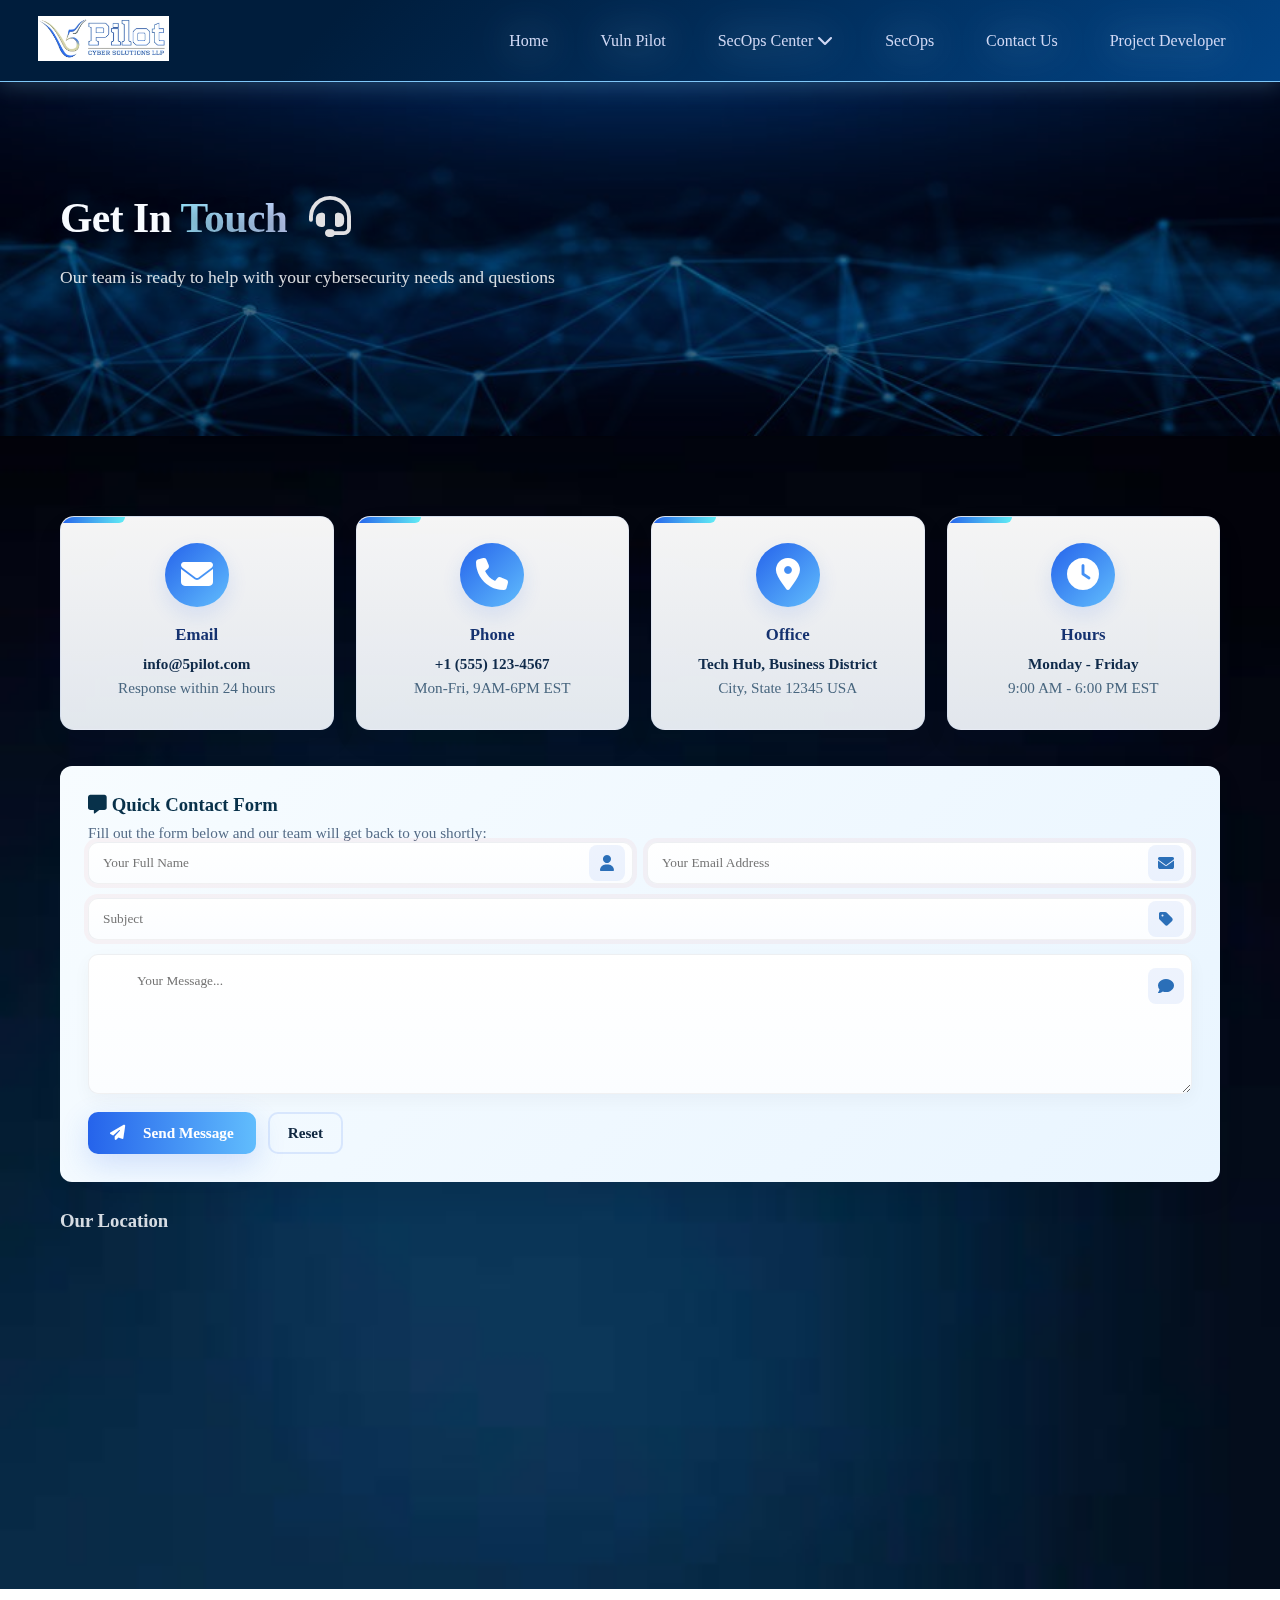
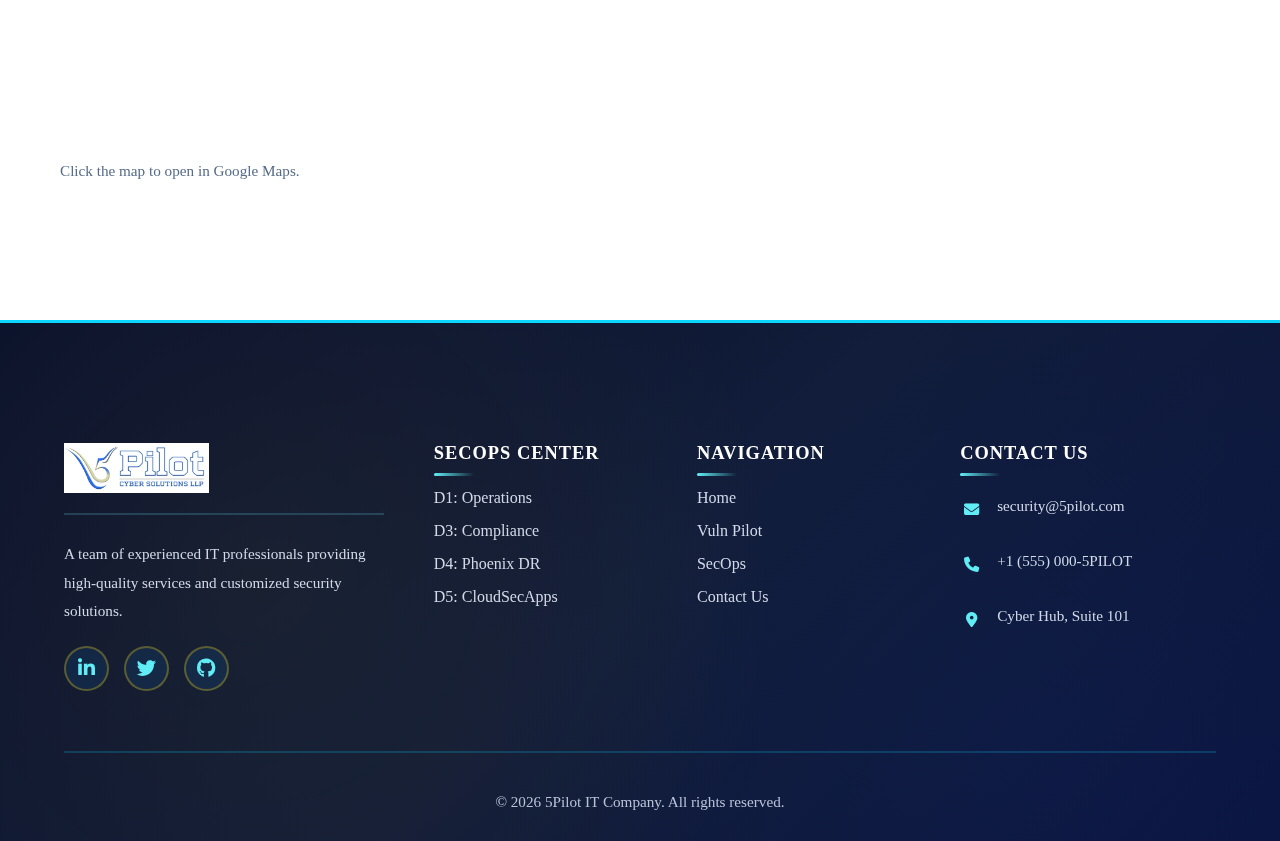
<file: Contact_Us.html>
<!DOCTYPE html>
<html lang="en">
<head>
    <meta charset="UTF-8">
    <meta name="viewport" content="width=device-width, initial-scale=1.0">
    <title>Contact Us - 5Pilot Cyber Solutions</title>
    <link rel="stylesheet" href="shared-styles.css">
    <link rel="stylesheet" href="contact.css">
    <link href="https://fonts.googleapis.com/css2?family=Inter:wght@400;500;600;700&display=swap" rel="stylesheet">
    <link rel="stylesheet" href="https://cdnjs.cloudflare.com/ajax/libs/font-awesome/6.5.1/css/all.min.css">
</head>
<body>
    <nav class="custom-navbar">
        <div class="nav-brand">
            <a href="index.html">
                <img src="images/logo.webp" alt="5Pilot Logo">
            </a>
        </div>

        <input type="checkbox" id="nav-check">
        <label for="nav-check" class="nav-toggler">
            <span></span>
            <span></span>
            <span></span>
        </label>

        <ul class="nav-menu">
            <li><a href="index.html">Home</a></li>
            <li><a href="vuln_pilot.html">Vuln Pilot</a></li>
            
            <li class="nav-dropdown">
                <a href="javascript:void(0)" class="dropdown-trigger">
                    SecOps Center <i class="fas fa-chevron-down"></i>
                </a>
                <ul class="dropdown-menu">
                    <li><a href="Operations.html">D1: Operations</a></li>
                    <li><a href="Compliance.html">D3: Compliance</a></li>
                    <li><a href="Phoenix_DR.html">D4: Phoenix DR</a></li>
                    <li><a href="CloudSecApps.html">D5: CloudSecApps</a></li>
                </ul>
            </li>
            
            <li><a href="SecOps.html">SecOps</a></li>
            <li><a href="Contact_Us.html">Contact Us</a></li>
            <li><a href="project_developer.html">Project Developer</a></li>
        </ul>
    </nav>


    <main>
       <section class="hero">
            <div class="hero-overlay"></div>
            <div class="hero-inner">
                <h1 class="page-title hero-title">Get In <span class="highlight">Touch</span> <i class="fas fa-headset hero-icon"></i></h1>
                <p class="page-subtitle hero-sub">Our team is ready to help with your cybersecurity needs and questions</p>
            </div>
        </section>

        <section class="contact-section">
            <div class="contact-grid">
                <div class="contact-card">
                    <i class="fas fa-envelope contact-icon"></i>
                    <h3>Email</h3>
                    <p class="muted strong">info@5pilot.com</p>
                    <p class="muted">Response within 24 hours</p>
                </div>

                <div class="contact-card">
                    <i class="fas fa-phone contact-icon"></i>
                    <h3>Phone</h3>
                    <p class="muted strong">+1 (555) 123-4567</p>
                    <p class="muted">Mon-Fri, 9AM-6PM EST</p>
                </div>

                <div class="contact-card">
                    <i class="fas fa-map-marker-alt contact-icon"></i>
                    <h3>Office</h3>
                    <p class="muted strong">Tech Hub, Business District</p>
                    <p class="muted">City, State 12345 USA</p>
                </div>

                <div class="contact-card">
                    <i class="fas fa-clock contact-icon"></i>
                    <h3>Hours</h3>
                    <p class="muted strong">Monday - Friday</p>
                    <p class="muted">9:00 AM - 6:00 PM EST</p>
                </div>
            </div>

            <div class="form-card">
                <h3><i class="fas fa-message" aria-hidden="true"></i> Quick Contact Form</h3>
                <p class="muted">Fill out the form below and our team will get back to you shortly:</p>
                <form class="contact-form" aria-label="Contact form" id="contact-form">
                    <div class="two-col">
                        <div class="input-group">
                            <label for="contact-name" class="sr-only">Full name</label>
                            <span class="input-icon"><i class="fas fa-user" aria-hidden="true"></i></span>
                            <input id="contact-name" type="text" name="name" placeholder="Your Full Name" required aria-required="true">
                        </div>

                        <div class="input-group">
                            <label for="contact-email" class="sr-only">Email address</label>
                            <span class="input-icon"><i class="fas fa-envelope" aria-hidden="true"></i></span>
                            <input id="contact-email" type="email" name="email" placeholder="Your Email Address" required aria-required="true">
                        </div>
                    </div>

                    <div class="input-group">
                        <label for="contact-subject" class="sr-only">Subject</label>
                        <span class="input-icon"><i class="fas fa-tag" aria-hidden="true"></i></span>
                        <input id="contact-subject" type="text" name="subject" placeholder="Subject" required aria-required="true">
                    </div>

                    <div class="input-group">
                        <label for="contact-message" class="sr-only">Message</label>
                        <span class="input-icon input-icon--top"><i class="fas fa-comment" aria-hidden="true"></i></span>
                        <textarea id="contact-message" name="message" placeholder="Your Message..." rows="5" required aria-required="true"></textarea>
                    </div>

                    <div class="form-actions">
                        <button type="submit" class="btn-primary"><i class="fas fa-paper-plane" style="margin-right:8px"></i>Send Message</button>
                        <button type="reset" class="btn-secondary">Reset</button>
                    </div>
                </form>
            </div>

            <div class="map-card">
                <h3>Our Location</h3>
                <div class="map-wrap">
                    <iframe src="https://www.google.com/maps?q=Tech+Hub+Business+District&output=embed" loading="lazy" referrerpolicy="no-referrer-when-downgrade" aria-label="Map showing company location"></iframe>
                </div>
                <p class="muted">Click the map to open in Google Maps.</p>
            </div>

            <div id="contact-toast" class="toast" role="status" aria-live="polite" aria-atomic="true" hidden>
                <div class="toast-inner">
                    <i class="fas fa-check-circle" aria-hidden="true"></i>
                    <span class="toast-text">Your message was sent — we'll reply soon.</span>
                </div>
            </div>
        </section>
    </main>

    <footer class="footer">
    <div class="footer-container">
        <div class="footer-main">
            <div class="footer-col brand">
                <div class="logo">
                    <img src="images/logo.webp" alt="Logo">
                </div>
                <p class="footer-desc">
                    A team of experienced IT professionals providing high-quality services and customized security solutions.
                </p>
                <div class="social-links">
                    <a href="#"><i class="fab fa-linkedin-in"></i></a>
                    <a href="#"><i class="fab fa-twitter"></i></a>
                    <a href="#"><i class="fab fa-github"></i></a>
                </div>
            </div>

            <div class="footer-col">
                <h4 class="footer-title">SecOps Center</h4>
                <ul class="footer-links">
                    <li><a href="Operations.html">D1: Operations</a></li>
                    <li><a href="Compliance.html">D3: Compliance</a></li>
                    <li><a href="Phoenix_DR.html">D4: Phoenix DR</a></li>
                    <li><a href="CloudSecApps.html">D5: CloudSecApps</a></li>
                </ul>
            </div>

            <div class="footer-col">
                <h4 class="footer-title">Navigation</h4>
                <ul class="footer-links">
                    <li><a href="index.html">Home</a></li>
                    <li><a href="vuln_pilot.html">Vuln Pilot</a></li>
                    <li><a href="SecOps.html">SecOps</a></li>
                    <li><a href="Contact_Us.html">Contact Us</a></li>
                </ul>
            </div>

            <div class="footer-col">
                <h4 class="footer-title">Contact Us</h4>
                <ul class="contact-info">
                    <li><i class="fas fa-envelope"></i> security@5pilot.com</li>
                    <li><i class="fas fa-phone"></i> +1 (555) 000-5PILOT</li>
                    <li><i class="fas fa-map-marker-alt"></i> Cyber Hub, Suite 101</li>
                </ul>
            </div>
        </div>

        <div class="footer-bottom">
            <p>&copy; 2026 5Pilot IT Company. All rights reserved.</p>
        </div>
    </div>
</footer>

<script>
    document.addEventListener('DOMContentLoaded', () => {
    const dropdownTrigger = document.querySelector('.dropdown-trigger');
    const parentLi = document.querySelector('.nav-dropdown');

    dropdownTrigger.addEventListener('click', (e) => {
        // Only run toggle logic on mobile (width <= 768)
        if (window.innerWidth <= 768) {
            e.preventDefault();
            parentLi.classList.toggle('active');
        }
    });
});
</script>
<script>
document.addEventListener('DOMContentLoaded', () => {
    const form = document.getElementById('contact-form');
    const toast = document.getElementById('contact-toast');

    if (!form) return;

    form.addEventListener('submit', (e) => {
        // Use constraint validation API first
        if (!form.checkValidity()) {
            // Let browser show validation UI
            return;
        }

        e.preventDefault();

        // Simulate sending (replace with real endpoint later)
        const submitBtn = form.querySelector('button[type="submit"]');
        submitBtn.disabled = true;
        submitBtn.setAttribute('aria-busy', 'true');

        setTimeout(() => {
            form.reset();
            submitBtn.disabled = false;
            submitBtn.removeAttribute('aria-busy');

            // show toast
            toast.hidden = false;
            toast.classList.add('show');
            toast.focus();

            // hide after 4s
            setTimeout(() => {
                toast.classList.remove('show');
                toast.hidden = true;
            }, 4000);
        }, 900);
    });
});
</script>
</body>
</html>
</file>
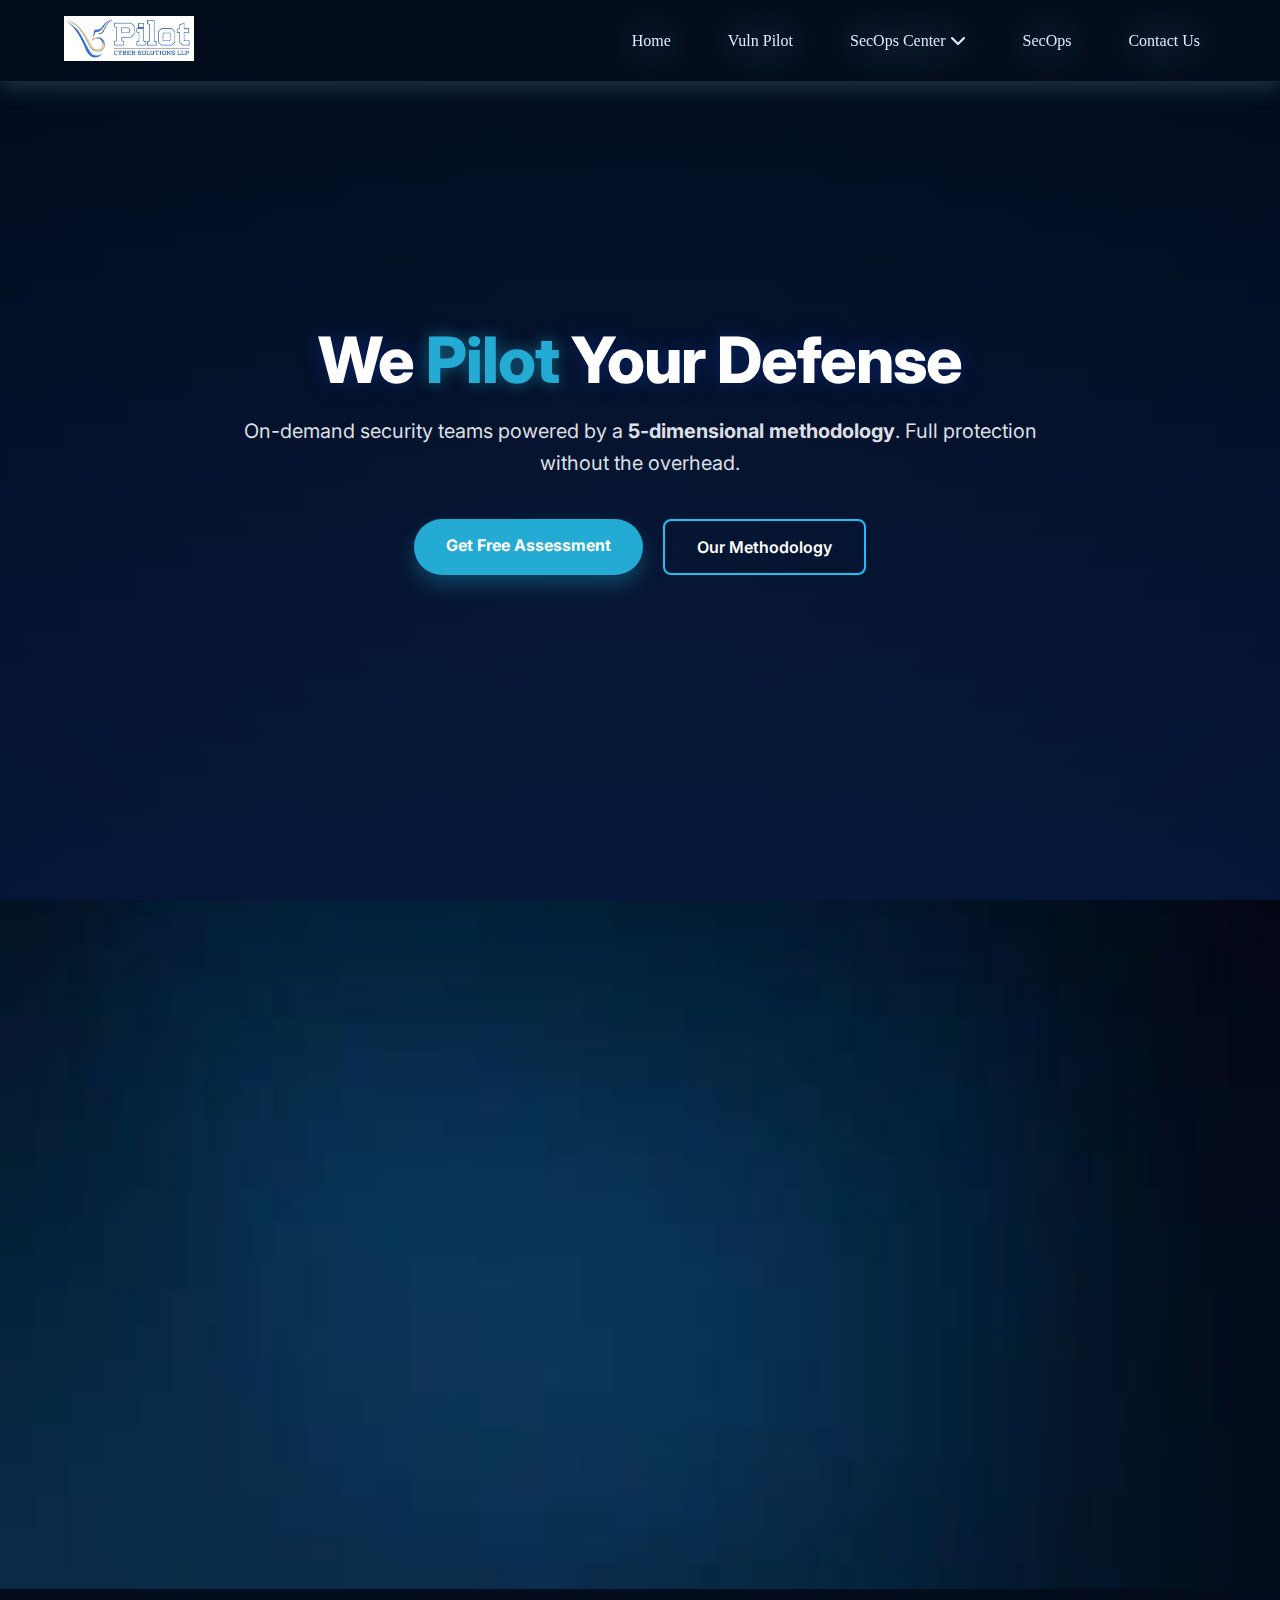
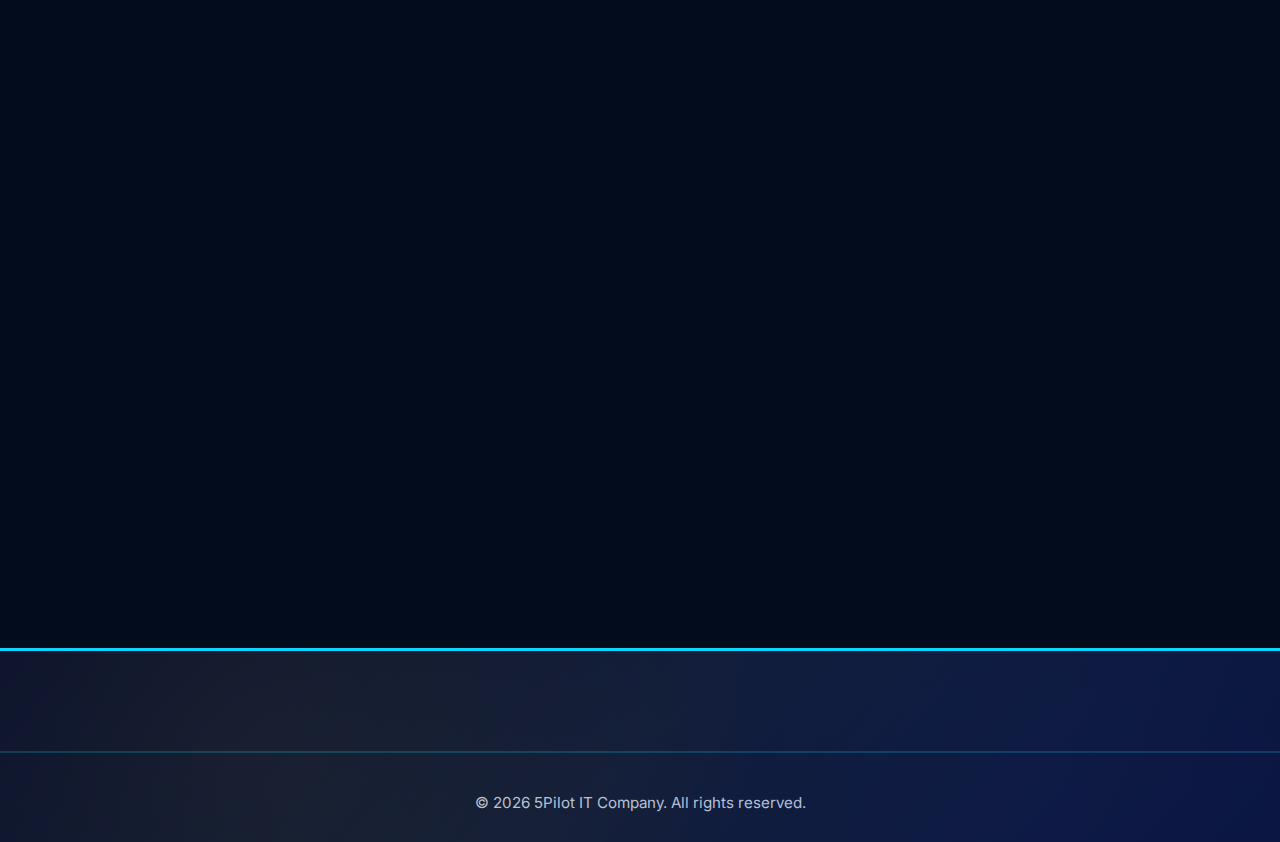
<file: new.html>
<!DOCTYPE html>
<html lang="en">
<head>
    <meta charset="UTF-8">
    <meta name="viewport" content="width=device-width, initial-scale=1.0">
    <title>5Pilot | Advanced SecOps Portal</title>
    <link rel="stylesheet" href="index.css">
    <link href="https://fonts.googleapis.com/css2?family=Inter:wght@300;400;600;800&display=swap" rel="stylesheet">
    <link rel="stylesheet" href="https://cdnjs.cloudflare.com/ajax/libs/font-awesome/6.5.1/css/all.min.css">
    <style>
        :root {
  --primary: #23abd4;
  --bg-dark: #020c1c;
  --glass: rgba(255, 255, 255, 0.03);
  --glass-border: rgba(255, 255, 255, 0.1);
}

body {
  background-color: var(--bg-dark);
  color: #ffffff;
  font-family: 'Inter', sans-serif;
  overflow-x: hidden;
}

/* --- Glass Navbar --- */
.custom-navbar {
  display: flex;
  justify-content: space-between;
  align-items: center;
  padding: 1rem 5%;
  background: rgba(2, 12, 28, 0.8);
  backdrop-filter: blur(15px);
  position: fixed;
  width: 100%;
  top: 0;
  z-index: 1000;
  border-bottom: 1px solid var(--glass-border);
}

.nav-menu { display: flex; list-style: none; gap: 25px; }
.nav-menu a { color: #e0e7ff; text-decoration: none; font-weight: 500; transition: 0.3s; }
.nav-menu a:hover { color: var(--primary); }

/* --- Hero Glow Effect --- */
.hero {
  height: 100vh;
  display: flex;
  align-items: center;
  justify-content: center;
  text-align: center;
  background: radial-gradient(circle at center, #0a192f 0%, #020c1c 100%);
}

.highlight {
  color: var(--primary);
  text-shadow: 0 0 15px rgba(35, 171, 212, 0.5);
}

.btn-primary {
  background: var(--primary);
  color: #fff;
  padding: 16px 32px;
  border-radius: 50px;
  text-decoration: none;
  font-weight: 700;
  box-shadow: 0 10px 20px rgba(35, 171, 212, 0.3);
  transition: 0.4s;
}

.btn-primary:hover { transform: translateY(-3px); box-shadow: 0 15px 30px rgba(35, 171, 212, 0.5); }

/* --- Reveal Animations --- */
.reveal {
  opacity: 0;
  transform: translateY(30px);
  transition: all 0.8s ease-out;
}

.reveal.active {
  opacity: 1;
  transform: translateY(0);
}

/* --- Glass Cards --- */
.feature-card {
  background: var(--glass);
  padding: 40px;
  border-radius: 20px;
  border: 1px solid var(--glass-border);
  backdrop-filter: blur(10px);
  transition: 0.4s;
}

.feature-card:hover {
  border-color: var(--primary);
  background: rgba(255, 255, 255, 0.07);
  transform: translateY(-10px);
}

.feature-icon {
  font-size: 2.5rem;
  color: var(--primary);
  margin-bottom: 20px;
}

/* --- Experience Badge --- */
.experience-badge {
  background: var(--primary);
  padding: 20px;
  border-radius: 15px;
  position: absolute;
  bottom: -20px;
  right: -20px;
  animation: float 3s ease-in-out infinite;
}

@keyframes float {
  0%, 100% { transform: translateY(0); }
  50% { transform: translateY(-10px); }
}
    </style>

</head>
<body>

    <nav class="custom-navbar">
        <div class="nav-brand">
            <img src="images/logo.webp" alt="5Pilot Logo">
        </div>

        <input type="checkbox" id="nav-check">
        <label for="nav-check" class="nav-toggler">
            <span></span><span></span><span></span>
        </label>

        <ul class="nav-menu">
            <li><a href="index.html">Home</a></li>
            <li><a href="vuln_pilot.html">Vuln Pilot</a></li>
            <li class="nav-dropdown">
                <a href="javascript:void(0)" class="dropdown-trigger">SecOps Center <i class="fas fa-chevron-down"></i></a>
                <ul class="dropdown-menu">
                    <li><a href="Operations.html">D1: Operations</a></li>
                    <li><a href="Compliance.html">D3: Compliance</a></li>
                    <li><a href="Phoenix_DR.html">D4: Phoenix DR</a></li>
                    <li><a href="CloudSecApps.html">D5: CloudSecApps</a></li>
                </ul>
            </li>
            <li><a href="SecOps.html">SecOps</a></li>
            <li><a href="Contact_Us.html">Contact Us</a></li>
        </ul>
    </nav>

    <header class="hero">
        <div class="hero-overlay"></div>
        <div class="hero-content reveal">
            <h1 class="hero-title">We <span class="highlight">Pilot</span> Your Defense</h1>
            <p class="hero-subtitle">
                On-demand security teams powered by a <strong>5-dimensional methodology</strong>. 
                Full protection without the overhead.
            </p>
            <div class="hero-btns">
                <a href="#" class="btn-primary">Get Free Assessment</a>
                <a href="#" class="btn-secondary">Our Methodology</a>
            </div>
        </div>
    </header>

    <section class="about-section">
        <div class="about-container">
            <div class="about-image reveal">
                <div class="image-wrapper">
                    <img src="images/aboutpic.jpg" alt="Team">
                    <div class="experience-badge">
                        <span>10+</span>
                        <p>Years of Expertise</p>
                    </div>
                </div>
            </div>

            <div class="about-content reveal">
                <span class="sub-heading">About 5Pilot</span>
                <h2 class="section-title">Innovating Your Digital <span class="highlight">Future</span></h2>
                <p class="description">
                    We bridge the gap between complex threats and business continuity using customized, 
                    high-quality security solutions.
                </p>
                <ul class="services-list">
                    <li><span class="dot"></span> Software Development</li>
                    <li><span class="dot"></span> Cybersecurity</li>
                    <li><span class="dot"></span> Cloud Computing</li>
                    <li><span class="dot"></span> 5D Strategic Consulting</li>
                </ul>
                <a href="#" class="btn-text">Discover More &rarr;</a>
            </div>
        </div>
    </section>

    <section class="features-section">
        <div class="features-container">
            <div class="section-header reveal">
                <h2 class="section-title">Securing Your Digital <span class="highlight">Assets</span></h2>
            </div>
            <div class="features-grid">
                <div class="feature-card reveal">
                    <i class="fas fa-shield-halved feature-icon"></i>
                    <h3>Our Mission</h3>
                    <p>Protecting SMBs from evolving cyber threats with enterprise-grade security.</p>
                </div>
                <div class="feature-card reveal">
                    <i class="fas fa-user-shield feature-icon"></i>
                    <h3>Expert Team</h3>
                    <p>Dedicated security professionals providing personalized solutions for your needs.</p>
                </div>
                <div class="feature-card reveal">
                    <i class="fas fa-microchip feature-icon"></i>
                    <h3>Full Coverage</h3>
                    <p>From network hardening to rapid data recovery, we keep you operational.</p>
                </div>
            </div>
        </div>
    </section>

    <footer class="footer">
        <div class="footer-bottom">
            <p>&copy; 2026 5Pilot IT Company. All rights reserved.</p>
        </div>
    </footer>

    <script>
        // Scroll Reveal Logic
        const observer = new IntersectionObserver((entries) => {
            entries.forEach(entry => {
                if (entry.isIntersecting) entry.target.classList.add('active');
            });
        }, { threshold: 0.1 });

        document.querySelectorAll('.reveal').forEach((el) => observer.observe(el));
    </script>
</body>
</html>
</file>
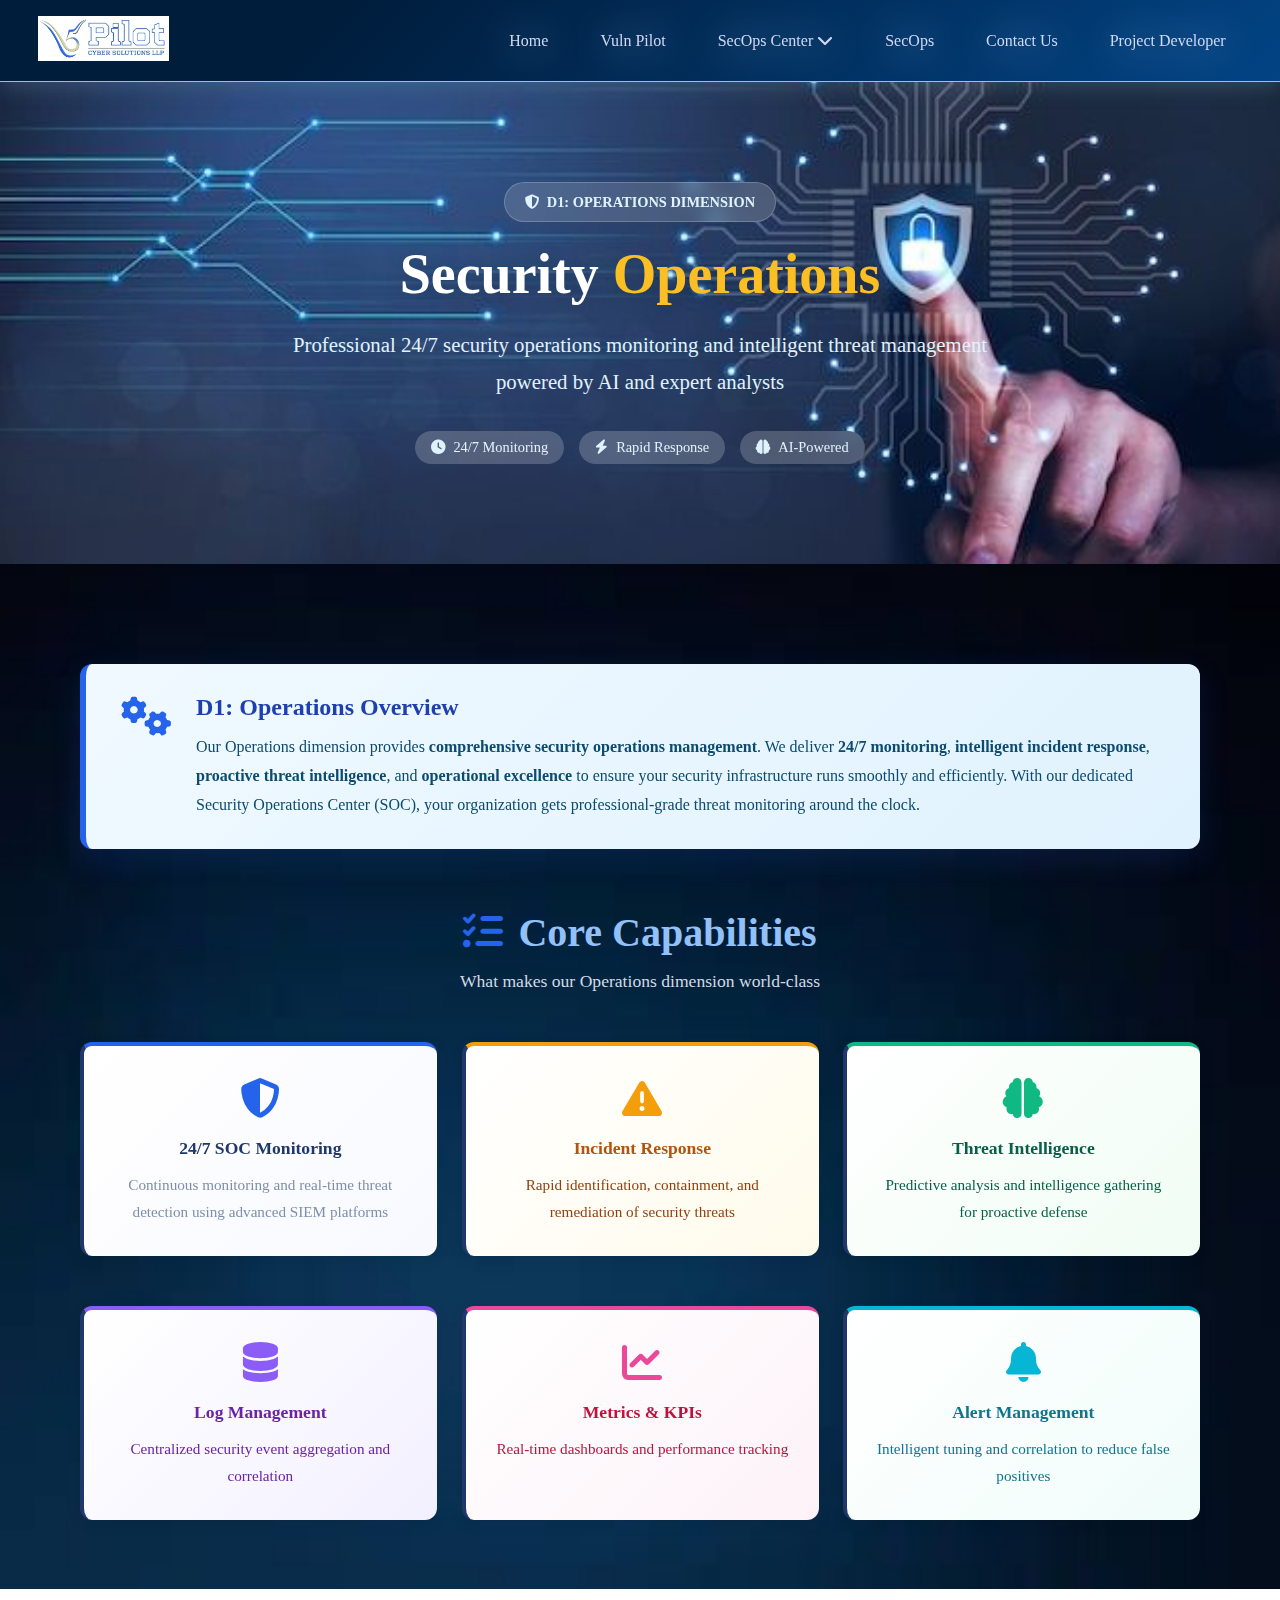
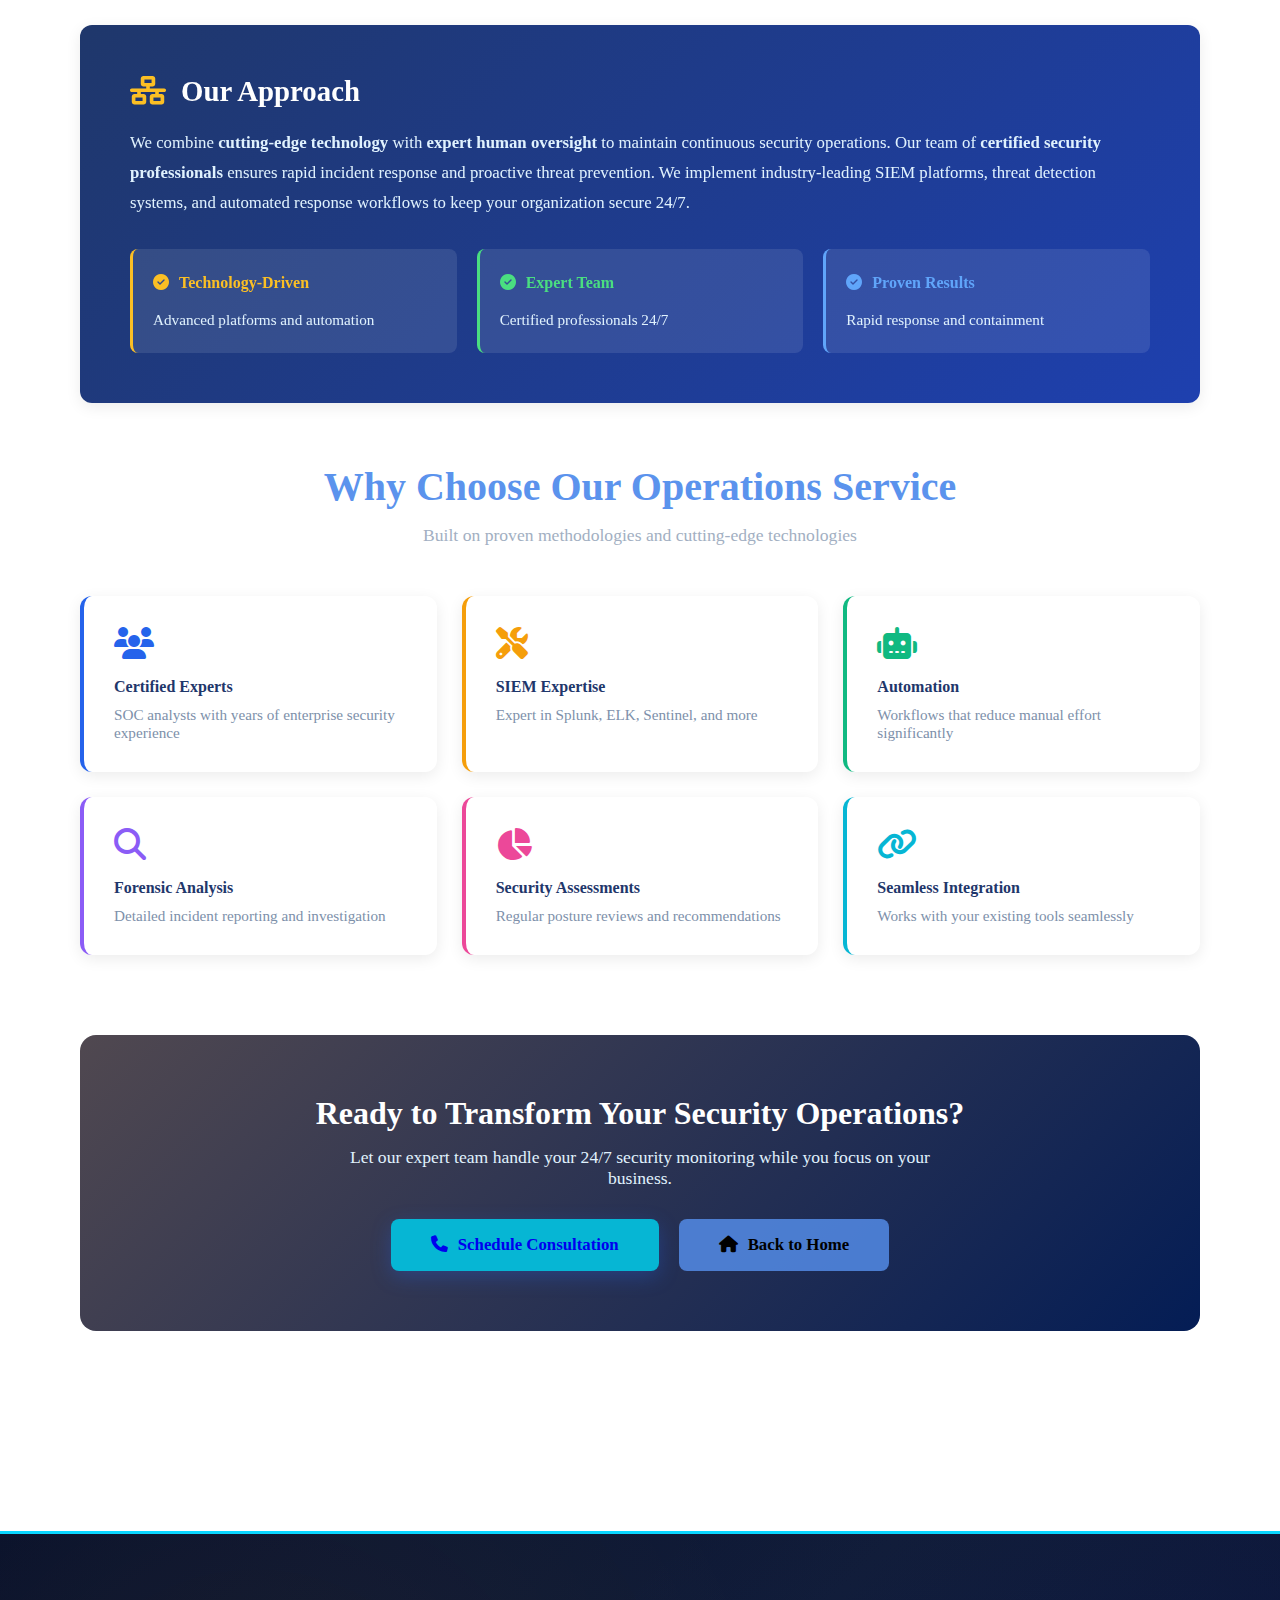
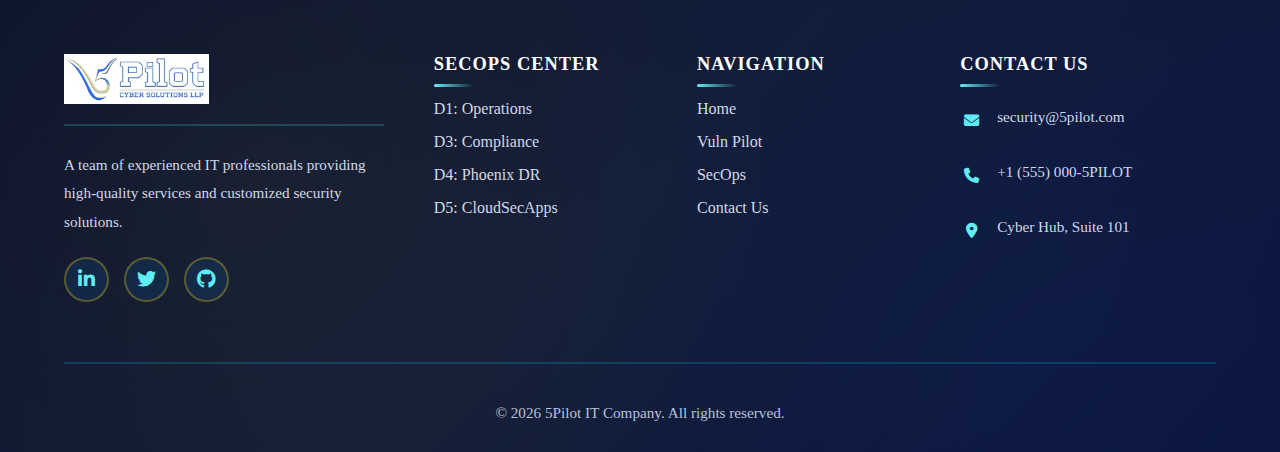
<file: Operations.html>
<!DOCTYPE html>
<html lang="en">
<head>
    <meta charset="UTF-8">
    <meta name="viewport" content="width=device-width, initial-scale=1.0">
    <title>Operations - SecOps Center</title>
    <link rel="stylesheet" href="shared-styles.css">
    <link rel="stylesheet" href="operations.css">
    <link href="https://fonts.googleapis.com/css2?family=Inter:wght@400;500;600;700&display=swap" rel="stylesheet">
    <link rel="stylesheet" href="https://cdnjs.cloudflare.com/ajax/libs/font-awesome/6.5.1/css/all.min.css">
</head>
<body>

    <nav class="custom-navbar">
        <div class="nav-brand">
            <a href="index.html">
                <img src="images/logo.webp" alt="5Pilot Logo">
            </a>
        </div>

        <input type="checkbox" id="nav-check">
        <label for="nav-check" class="nav-toggler">
            <span></span>
            <span></span>
            <span></span>
        </label>

        <ul class="nav-menu">
            <li><a href="index.html">Home</a></li>
            <li><a href="vuln_pilot.html">Vuln Pilot</a></li>
            
            <li class="nav-dropdown">
                <a href="javascript:void(0)" class="dropdown-trigger">
                    SecOps Center <i class="fas fa-chevron-down"></i>
                </a>
                <ul class="dropdown-menu">
                    <li><a href="Operations.html">D1: Operations</a></li>
                    <li><a href="Compliance.html">D3: Compliance</a></li>
                    <li><a href="Phoenix_DR.html">D4: Phoenix DR</a></li>
                    <li><a href="CloudSecApps.html">D5: CloudSecApps</a></li>
                </ul>
            </li>
            
            <li><a href="SecOps.html">SecOps</a></li>
            <li><a href="Contact_Us.html">Contact Us</a></li>
            <li><a href="project_developer.html">Project Developer</a></li>
        </ul>
    </nav>


    <main>
        <!-- Enhanced Hero Banner -->
        <section style="padding: 100px 40px; background-image: url('images/operations.jpg'); background-size: cover; background-position: center center; position: relative; overflow: hidden;">
            <div style="position: absolute; top: -50%; right: -10%; width: 500px; height: 500px; background: rgba(255, 255, 255, 0.1); border-radius: 50%; filter: blur(40px);"></div>
            <div style="position: absolute; bottom: -30%; left: -5%; width: 400px; height: 400px; background: rgba(255, 255, 255, 0.05); border-radius: 50%; filter: blur(40px);"></div>
            <div style="max-width: 1200px; margin: 0 auto; position: relative; z-index: 1; text-align: center;">
                <div style="display: inline-block; background: rgba(255, 255, 255, 0.15); padding: 10px 20px; border-radius: 50px; margin-bottom: 20px; backdrop-filter: blur(10px); border: 1px solid rgba(255, 255, 255, 0.2);">
                    <span style="color: #e0f2fe; font-weight: 600; font-size: 0.9rem;"><i class="fas fa-shield-alt" style="margin-right: 8px;"></i>D1: OPERATIONS DIMENSION</span>
                </div>
                <h1 class="page-title" style="color: #fff; font-size: 3.5rem; margin-bottom: 20px; text-shadow: 0 4px 20px rgba(0, 0, 0, 0.2);">Security <span class="highlight" style="color: #fbbf24;">Operations</span></h1>
                <p class="page-subtitle" style="color: #e0f2fe; font-size: 1.3rem; max-width: 700px; margin: 0 auto;">Professional 24/7 security operations monitoring and intelligent threat management powered by AI and expert analysts</p>
                <div style="margin-top: 30px; display: flex; gap: 15px; justify-content: center; flex-wrap: wrap;">
                    <span style="background: rgba(255, 255, 255, 0.2); color: #e0f2fe; padding: 8px 16px; border-radius: 20px; font-size: 0.9rem; backdrop-filter: blur(10px);"><i class="fas fa-clock" style="margin-right: 8px;"></i>24/7 Monitoring</span>
                    <span style="background: rgba(255, 255, 255, 0.2); color: #e0f2fe; padding: 8px 16px; border-radius: 20px; font-size: 0.9rem; backdrop-filter: blur(10px);"><i class="fas fa-bolt" style="margin-right: 8px;"></i>Rapid Response</span>
                    <span style="background: rgba(255, 255, 255, 0.2); color: #e0f2fe; padding: 8px 16px; border-radius: 20px; font-size: 0.9rem; backdrop-filter: blur(10px);"><i class="fas fa-brain" style="margin-right: 8px;"></i>AI-Powered</span>
                </div>
            </div>
        </section>

        <section style="padding: 100px 40px; max-width: 1200px; margin: 0 auto;">
            <!-- Overview Card -->
            <div class="content-card" style="background: linear-gradient(135deg, #f0f9ff 0%, #e0f2fe 100%); border-left: 6px solid #2563eb; margin-bottom: 60px; box-shadow: 0 10px 30px rgba(37, 99, 235, 0.15); border-radius: 12px; transition: all 0.3s ease;">
                <div style="display: flex; align-items: flex-start; gap: 20px;">
                    <div style="font-size: 2.5rem; color: #2563eb; min-width: 60px; text-align: center;">
                        <i class="fas fa-cogs"></i>
                    </div>
                    <div>
                        <h3 style="color: #1e40af; margin-bottom: 12px; font-size: 1.5rem;">D1: Operations Overview</h3>
                        <p style="color: #0c4a6e; line-height: 1.8;">Our Operations dimension provides <strong>comprehensive security operations management</strong>. We deliver <strong>24/7 monitoring</strong>, <strong>intelligent incident response</strong>, <strong>proactive threat intelligence</strong>, and <strong>operational excellence</strong> to ensure your security infrastructure runs smoothly and efficiently. With our dedicated Security Operations Center (SOC), your organization gets professional-grade threat monitoring around the clock.</p>
                    </div>
                </div>
            </div>

            <!-- Core Capabilities Section -->
            <div style="margin-bottom: 80px;">
                <div style="text-align: center; margin-bottom: 50px;">
                    <h2 style="font-size: 2.5rem; color: #92c0f8; margin-bottom: 15px;"><i class="fas fa-tasks" style="color: #2563eb; margin-right: 15px;"></i>Core Capabilities</h2>
                    <p style="color: #d2dae6; font-size: 1.1rem; max-width: 600px; margin: 0 auto;">What makes our Operations dimension world-class</p>
                </div>
                <div style="display: grid; grid-template-columns: repeat(auto-fit, minmax(300px, 1fr)); gap: 25px;">
                    <div class="content-card" style="border-top: 4px solid #2563eb; background: linear-gradient(135deg, #ffffff 0%, #f8f9ff 100%); hover: transform 0.3s ease; cursor: pointer;">
                        <div style="font-size: 2.5rem; color: #2563eb; margin-bottom: 15px; text-align: center;">
                            <i class="fas fa-shield-alt"></i>
                        </div>
                        <h4 style="color: #1f376b; margin-bottom: 12px; text-align: center; font-size: 1.1rem;">24/7 SOC Monitoring</h4>
                        <p style="color: #7d90aa; font-size: 0.95rem; text-align: center;">Continuous monitoring and real-time threat detection using advanced SIEM platforms</p>
                    </div>

                    <div class="content-card" style="border-top: 4px solid #f59e0b; background: linear-gradient(135deg, #ffffff 0%, #fffbeb 100%); cursor: pointer;">
                        <div style="font-size: 2.5rem; color: #f59e0b; margin-bottom: 15px; text-align: center;">
                            <i class="fas fa-exclamation-triangle"></i>
                        </div>
                        <h4 style="color: #b45309; margin-bottom: 12px; text-align: center; font-size: 1.1rem;">Incident Response</h4>
                        <p style="color: #92400e; font-size: 0.95rem; text-align: center;">Rapid identification, containment, and remediation of security threats</p>
                    </div>

                    <div class="content-card" style="border-top: 4px solid #10b981; background: linear-gradient(135deg, #ffffff 0%, #f0fdf4 100%); cursor: pointer;">
                        <div style="font-size: 2.5rem; color: #10b981; margin-bottom: 15px; text-align: center;">
                            <i class="fas fa-brain"></i>
                        </div>
                        <h4 style="color: #065f46; margin-bottom: 12px; text-align: center; font-size: 1.1rem;">Threat Intelligence</h4>
                        <p style="color: #065f46; font-size: 0.95rem; text-align: center;">Predictive analysis and intelligence gathering for proactive defense</p>
                    </div>

                    <div class="content-card" style="border-top: 4px solid #8b5cf6; background: linear-gradient(135deg, #ffffff 0%, #f3f0ff 100%); cursor: pointer;">
                        <div style="font-size: 2.5rem; color: #8b5cf6; margin-bottom: 15px; text-align: center;">
                            <i class="fas fa-database"></i>
                        </div>
                        <h4 style="color: #6b21a8; margin-bottom: 12px; text-align: center; font-size: 1.1rem;">Log Management</h4>
                        <p style="color: #6b21a8; font-size: 0.95rem; text-align: center;">Centralized security event aggregation and correlation</p>
                    </div>

                    <div class="content-card" style="border-top: 4px solid #ec4899; background: linear-gradient(135deg, #ffffff 0%, #fdf2f8 100%); cursor: pointer;">
                        <div style="font-size: 2.5rem; color: #ec4899; margin-bottom: 15px; text-align: center;">
                            <i class="fas fa-chart-line"></i>
                        </div>
                        <h4 style="color: #be123c; margin-bottom: 12px; text-align: center; font-size: 1.1rem;">Metrics & KPIs</h4>
                        <p style="color: #be123c; font-size: 0.95rem; text-align: center;">Real-time dashboards and performance tracking</p>
                    </div>

                    <div class="content-card" style="border-top: 4px solid #06b6d4; background: linear-gradient(135deg, #ffffff 0%, #f0fdfa 100%); cursor: pointer;">
                        <div style="font-size: 2.5rem; color: #06b6d4; margin-bottom: 15px; text-align: center;">
                            <i class="fas fa-bell"></i>
                        </div>
                        <h4 style="color: #0e7490; margin-bottom: 12px; text-align: center; font-size: 1.1rem;">Alert Management</h4>
                        <p style="color: #0e7490; font-size: 0.95rem; text-align: center;">Intelligent tuning and correlation to reduce false positives</p>
                    </div>
                </div>
            </div>

            <!-- Approach Section -->
            <div class="content-card" style="background: linear-gradient(135deg, #1f376b 0%, #1e40af 100%); color: white; border-left: none; margin-bottom: 60px; padding: 50px;">
                <h3 style="color: white; margin-bottom: 20px; font-size: 1.8rem;"><i class="fas fa-network-wired" style="color: #fbbf24; margin-right: 15px;"></i>Our Approach</h3>
                <p style="color: #e0f2fe; line-height: 1.8; margin-bottom: 20px; font-size: 1.05rem;">We combine <strong>cutting-edge technology</strong> with <strong>expert human oversight</strong> to maintain continuous security operations. Our team of <strong>certified security professionals</strong> ensures rapid incident response and proactive threat prevention. We implement industry-leading SIEM platforms, threat detection systems, and automated response workflows to keep your organization secure 24/7.</p>
                <div style="display: grid; grid-template-columns: repeat(auto-fit, minmax(250px, 1fr)); gap: 20px; margin-top: 30px;">
                    <div style="background: rgba(255, 255, 255, 0.1); padding: 20px; border-radius: 8px; border-left: 3px solid #fbbf24;">
                        <p style="font-weight: 600; color: #fbbf24; margin-bottom: 8px;"><i class="fas fa-check-circle" style="margin-right: 10px;"></i>Technology-Driven</p>
                        <p style="color: #e0f2fe; font-size: 0.95rem;">Advanced platforms and automation</p>
                    </div>
                    <div style="background: rgba(255, 255, 255, 0.1); padding: 20px; border-radius: 8px; border-left: 3px solid #4ade80;">
                        <p style="font-weight: 600; color: #4ade80; margin-bottom: 8px;"><i class="fas fa-check-circle" style="margin-right: 10px;"></i>Expert Team</p>
                        <p style="color: #e0f2fe; font-size: 0.95rem;">Certified professionals 24/7</p>
                    </div>
                    <div style="background: rgba(255, 255, 255, 0.1); padding: 20px; border-radius: 8px; border-left: 3px solid #60a5fa;">
                        <p style="font-weight: 600; color: #60a5fa; margin-bottom: 8px;"><i class="fas fa-check-circle" style="margin-right: 10px;"></i>Proven Results</p>
                        <p style="color: #e0f2fe; font-size: 0.95rem;">Rapid response and containment</p>
                    </div>
                </div>
            </div>

            <!-- Key Benefits Section -->
            <div style="margin-bottom: 60px;">
                <div style="text-align: center; margin-bottom: 50px;">
                    <h2 style="font-size: 2.5rem; color: #5b93ed; margin-bottom: 15px;">Why Choose Our Operations Service</h2>
                    <p style="color: #a2afc2; font-size: 1.1rem; max-width: 600px; margin: 0 auto;">Built on proven methodologies and cutting-edge technologies</p>
                </div>
                <div style="display: grid; grid-template-columns: repeat(auto-fit, minmax(280px, 1fr)); gap: 25px;">
                    <div style="background: white; padding: 30px; border-radius: 12px; border-left: 4px solid #2563eb; box-shadow: 0 4px 15px rgba(0, 0, 0, 0.08); transition: all 0.3s ease;">
                        <div style="font-size: 2rem; color: #2563eb; margin-bottom: 15px;"><i class="fas fa-users"></i></div>
                        <h4 style="color: #1f376b; margin-bottom: 10px;">Certified Experts</h4>
                        <p style="color: #7d90aa; font-size: 0.95rem;">SOC analysts with years of enterprise security experience</p>
                    </div>

                    <div style="background: white; padding: 30px; border-radius: 12px; border-left: 4px solid #f59e0b; box-shadow: 0 4px 15px rgba(0, 0, 0, 0.08); transition: all 0.3s ease;">
                        <div style="font-size: 2rem; color: #f59e0b; margin-bottom: 15px;"><i class="fas fa-tools"></i></div>
                        <h4 style="color: #1f376b; margin-bottom: 10px;">SIEM Expertise</h4>
                        <p style="color: #7d90aa; font-size: 0.95rem;">Expert in Splunk, ELK, Sentinel, and more</p>
                    </div>

                    <div style="background: white; padding: 30px; border-radius: 12px; border-left: 4px solid #10b981; box-shadow: 0 4px 15px rgba(0, 0, 0, 0.08); transition: all 0.3s ease;">
                        <div style="font-size: 2rem; color: #10b981; margin-bottom: 15px;"><i class="fas fa-robot"></i></div>
                        <h4 style="color: #1f376b; margin-bottom: 10px;">Automation</h4>
                        <p style="color: #7d90aa; font-size: 0.95rem;">Workflows that reduce manual effort significantly</p>
                    </div>

                    <div style="background: white; padding: 30px; border-radius: 12px; border-left: 4px solid #8b5cf6; box-shadow: 0 4px 15px rgba(0, 0, 0, 0.08); transition: all 0.3s ease;">
                        <div style="font-size: 2rem; color: #8b5cf6; margin-bottom: 15px;"><i class="fas fa-magnifying-glass"></i></div>
                        <h4 style="color: #1f376b; margin-bottom: 10px;">Forensic Analysis</h4>
                        <p style="color: #7d90aa; font-size: 0.95rem;">Detailed incident reporting and investigation</p>
                    </div>

                    <div style="background: white; padding: 30px; border-radius: 12px; border-left: 4px solid #ec4899; box-shadow: 0 4px 15px rgba(0, 0, 0, 0.08); transition: all 0.3s ease;">
                        <div style="font-size: 2rem; color: #ec4899; margin-bottom: 15px;"><i class="fas fa-chart-pie"></i></div>
                        <h4 style="color: #1f376b; margin-bottom: 10px;">Security Assessments</h4>
                        <p style="color: #7d90aa; font-size: 0.95rem;">Regular posture reviews and recommendations</p>
                    </div>

                    <div style="background: white; padding: 30px; border-radius: 12px; border-left: 4px solid #06b6d4; box-shadow: 0 4px 15px rgba(0, 0, 0, 0.08); transition: all 0.3s ease;">
                        <div style="font-size: 2rem; color: #06b6d4; margin-bottom: 15px;"><i class="fas fa-link"></i></div>
                        <h4 style="color: #1f376b; margin-bottom: 10px;">Seamless Integration</h4>
                        <p style="color: #7d90aa; font-size: 0.95rem;">Works with your existing tools seamlessly</p>
                    </div>
                </div>
            </div>

            <!-- CTA Section -->
            <div style="text-align: center; padding: 60px 40px; background: linear-gradient(135deg, #504850 0%, #041d55 100%); border-radius: 16px; margin-top: 80px;">
                <h3 style="color: white; font-size: 2rem; margin-bottom: 15px;">Ready to Transform Your Security Operations?</h3>
                <p style="color: #e0f2fe; font-size: 1.1rem; margin-bottom: 30px; max-width: 600px; margin-left: auto; margin-right: auto;">Let our expert team handle your 24/7 security monitoring while you focus on your business.</p>
                <div style="display: flex; gap: 20px; justify-content: center; flex-wrap: wrap;">
                    <a href="Contact_Us.html" class="btn-primary" style="padding: 16px 40px; font-size: 1.05rem; background-color: #06b6d4;"><i class="fas fa-phone" style="margin-right: 10px;"></i>Schedule Consultation</a>
                    <a href="index.html" class="btn-secondary" style="padding: 16px 40px; font-size: 1.05rem; background: rgba(85, 143, 235, 0.818); border-color: rgb(203, 188, 188);"><i class="fas fa-home" style="margin-right: 10px;"></i>Back to Home</a>
                </div>
            </div>
        </section>
    </main>
<footer class="footer">
    <div class="footer-container">
        <div class="footer-main">
            <div class="footer-col brand">
                <div class="logo">
                    <img src="images/logo.webp" alt="Logo">
                </div>
                <p class="footer-desc">
                    A team of experienced IT professionals providing high-quality services and customized security solutions.
                </p>
                <div class="social-links">
                    <a href="#"><i class="fab fa-linkedin-in"></i></a>
                    <a href="#"><i class="fab fa-twitter"></i></a>
                    <a href="#"><i class="fab fa-github"></i></a>
                </div>
            </div>

            <div class="footer-col">
                <h4 class="footer-title">SecOps Center</h4>
                <ul class="footer-links">
                    <li><a href="Operations.html">D1: Operations</a></li>
                    <li><a href="Compliance.html">D3: Compliance</a></li>
                    <li><a href="Phoenix_DR.html">D4: Phoenix DR</a></li>
                    <li><a href="CloudSecApps.html">D5: CloudSecApps</a></li>
                </ul>
            </div>

            <div class="footer-col">
                <h4 class="footer-title">Navigation</h4>
                <ul class="footer-links">
                    <li><a href="index.html">Home</a></li>
                    <li><a href="vuln_pilot.html">Vuln Pilot</a></li>
                    <li><a href="SecOps.html">SecOps</a></li>
                    <li><a href="Contact_Us.html">Contact Us</a></li>
                </ul>
            </div>

            <div class="footer-col">
                <h4 class="footer-title">Contact Us</h4>
                <ul class="contact-info">
                    <li><i class="fas fa-envelope"></i> security@5pilot.com</li>
                    <li><i class="fas fa-phone"></i> +1 (555) 000-5PILOT</li>
                    <li><i class="fas fa-map-marker-alt"></i> Cyber Hub, Suite 101</li>
                </ul>
            </div>
        </div>

        <div class="footer-bottom">
            <p>&copy; 2026 5Pilot IT Company. All rights reserved.</p>
            
        </div>
    </div>
</footer>

<script>
    document.addEventListener('DOMContentLoaded', () => {
    const dropdownTrigger = document.querySelector('.dropdown-trigger');
    const parentLi = document.querySelector('.nav-dropdown');

    dropdownTrigger.addEventListener('click', (e) => {
        // Only run toggle logic on mobile (width <= 768)
        if (window.innerWidth <= 768) {
            e.preventDefault();
            parentLi.classList.toggle('active');
        }
    });
});
</script>
</body>
</html>
</file>
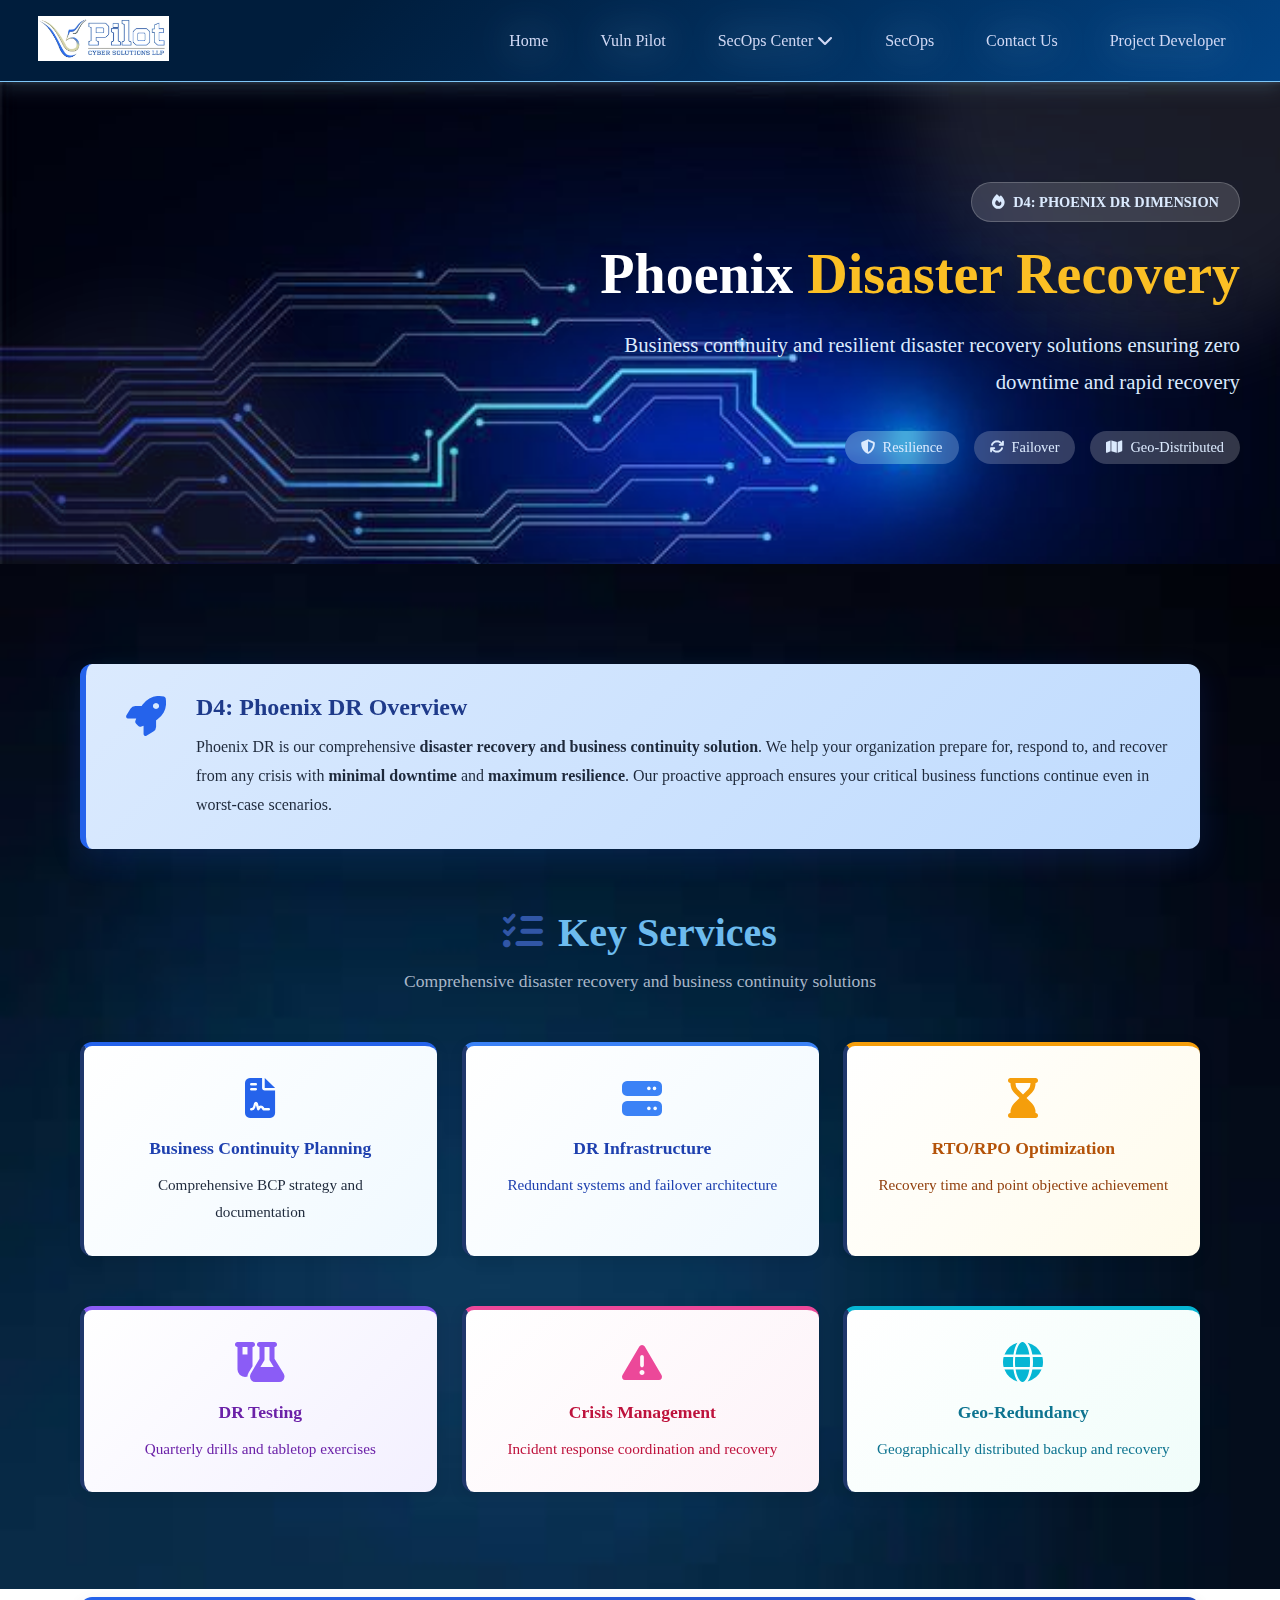
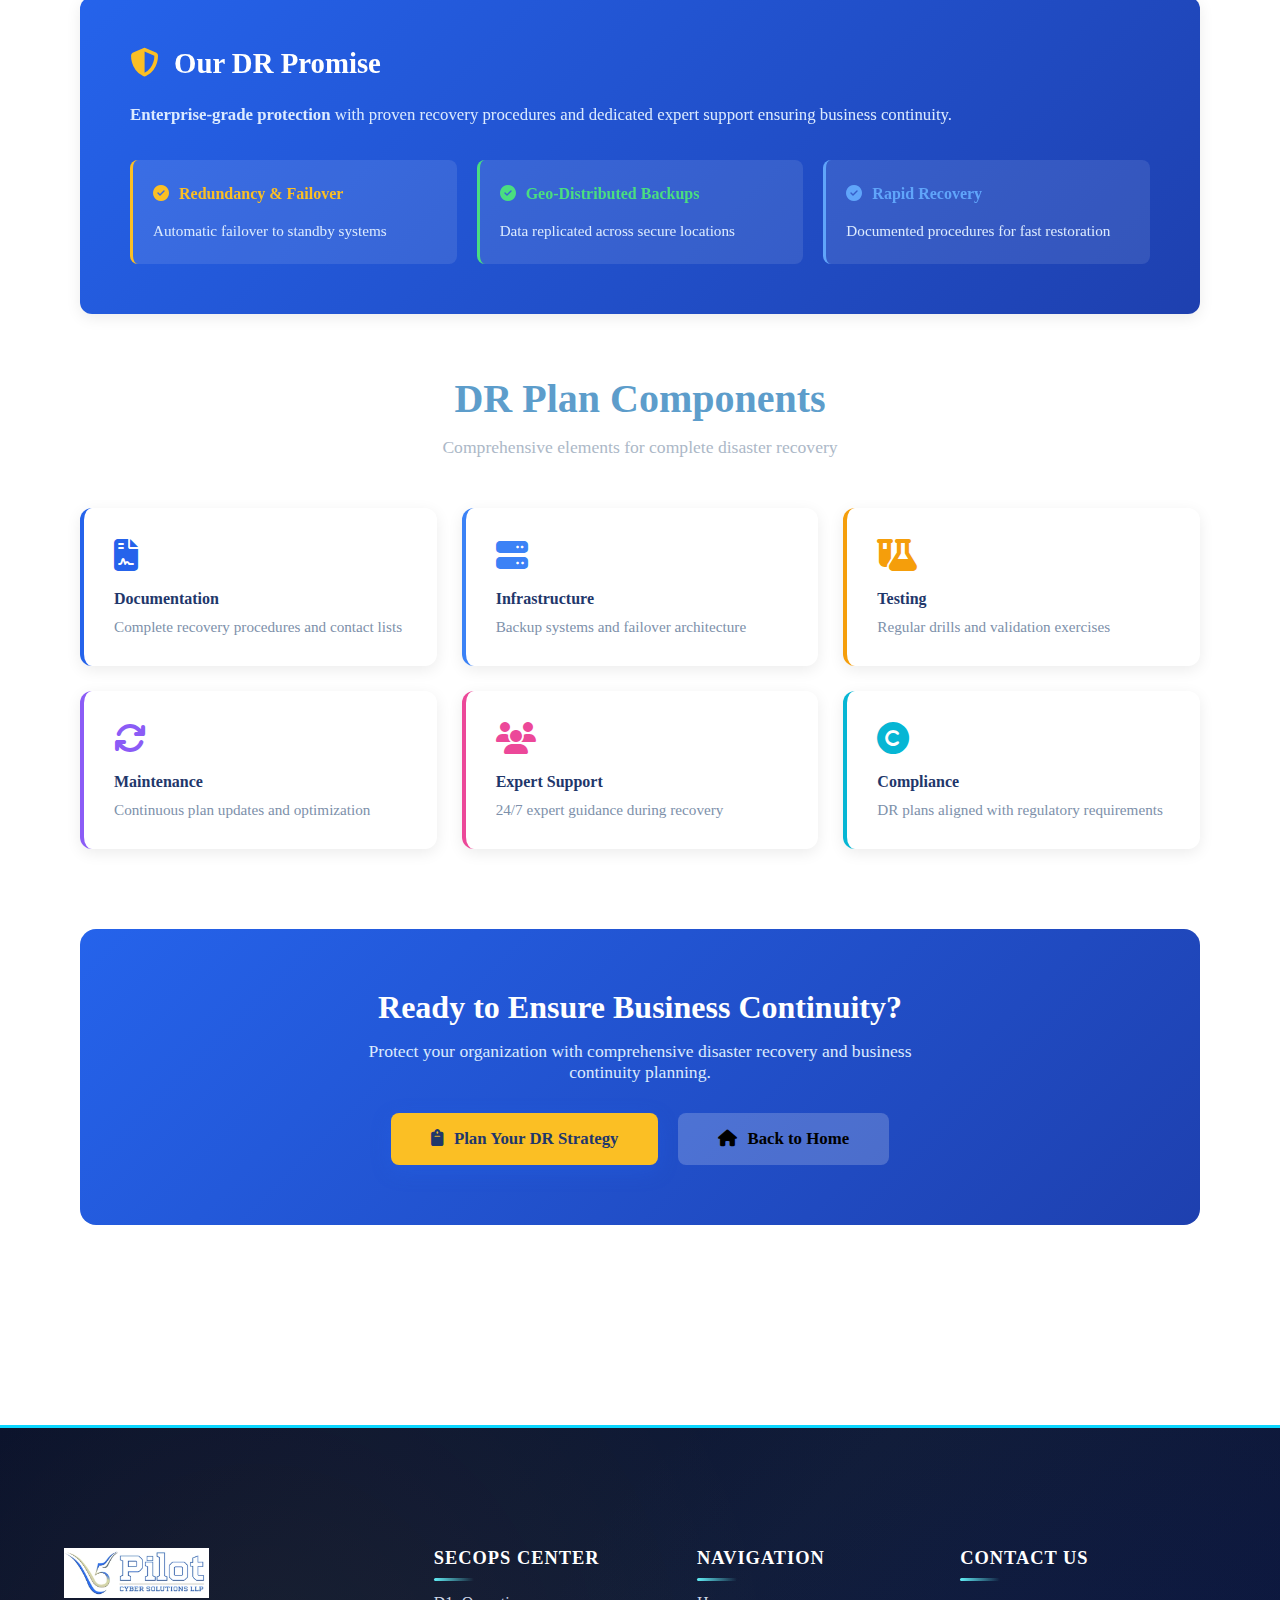
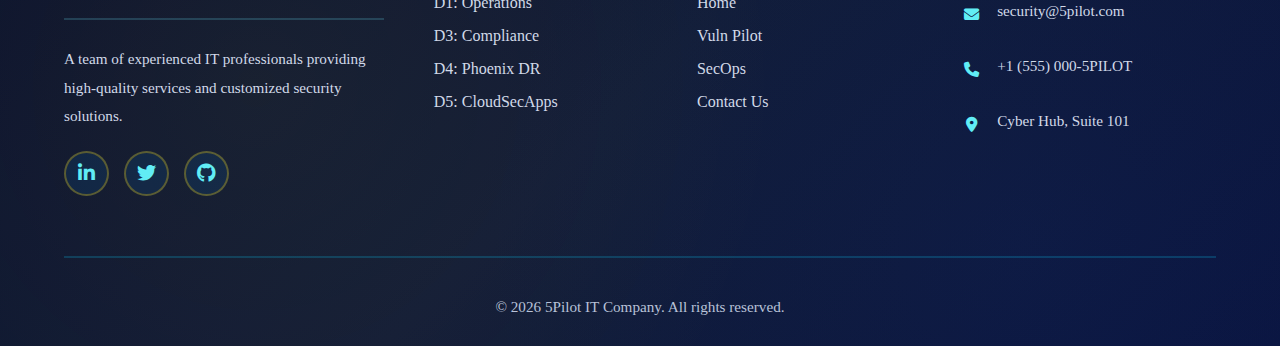
<file: Phoenix_DR.html>
<!DOCTYPE html>
<html lang="en">
<head>
    <meta charset="UTF-8">
    <meta name="viewport" content="width=device-width, initial-scale=1.0">
    <title>Phoenix DR - Disaster Recovery</title>
    <link rel="stylesheet" href="shared-styles.css">
    <link rel="stylesheet" href="phoenix_dr.css">
    <link href="https://fonts.googleapis.com/css2?family=Inter:wght@400;500;600;700&display=swap" rel="stylesheet">
    <link rel="stylesheet" href="https://cdnjs.cloudflare.com/ajax/libs/font-awesome/6.5.1/css/all.min.css">
</head>
<body>
    <nav class="custom-navbar">
        <div class="nav-brand">
            <a href="index.html">
                <img src="images/logo.webp" alt="5Pilot Logo">
            </a>
        </div>

        <input type="checkbox" id="nav-check">
        <label for="nav-check" class="nav-toggler">
            <span></span>
            <span></span>
            <span></span>
        </label>

        <ul class="nav-menu">
            <li><a href="index.html">Home</a></li>
            <li><a href="vuln_pilot.html">Vuln Pilot</a></li>
            
            <li class="nav-dropdown">
                <a href="javascript:void(0)" class="dropdown-trigger">
                    SecOps Center <i class="fas fa-chevron-down"></i>
                </a>
                <ul class="dropdown-menu">
                    <li><a href="Operations.html">D1: Operations</a></li>
                    <li><a href="Compliance.html">D3: Compliance</a></li>
                    <li><a href="Phoenix_DR.html">D4: Phoenix DR</a></li>
                    <li><a href="CloudSecApps.html">D5: CloudSecApps</a></li>
                </ul>
            </li>
            
            <li><a href="SecOps.html">SecOps</a></li>
            <li><a href="Contact_Us.html">Contact Us</a></li>
            <li><a href="project_developer.html">Project Developer</a></li>
        </ul>
    </nav>


    <main>
        <!-- Enhanced Hero Banner -->
        <section style="padding: 100px 40px; background: url(images/phoneix.jpg) no-repeat; background-size: cover; position: relative; overflow: hidden;">
            <div style="position: absolute; top: -50%; right: -10%; width: 500px; height: 500px; background: rgba(255, 255, 255, 0.1); border-radius: 50%; filter: blur(40px);"></div>
            <div style="position: absolute; bottom: -30%; left: -5%; width: 400px; height: 400px; background: rgba(255, 255, 255, 0.05); border-radius: 50%; filter: blur(40px);"></div>
            <div style="max-width: 1200px; margin: 0 auto; position: relative; z-index: 1; text-align: right;">
                <div style="display: inline-block; background: rgba(255, 255, 255, 0.15); padding: 10px 20px; border-radius: 50px; margin-bottom: 20px; backdrop-filter: blur(10px); border: 1px solid rgba(255, 255, 255, 0.2);">
                    <span style="color: #dbeafe; font-weight: 600; font-size: 0.9rem;"><i class="fas fa-fire" style="margin-right: 8px;"></i>D4: PHOENIX DR DIMENSION</span>
                </div>
                <h1 class="page-title" style="color: #fff; font-size: 3.5rem; margin-bottom: 20px; text-shadow: 0 4px 20px rgba(0, 0, 0, 0.2);">Phoenix <span class="highlight" style="color: #fbbf24;">Disaster Recovery</span></h1>
                <p class="page-subtitle" style="color: #dbeafe; font-size: 1.3rem; max-width: 700px; margin: 0 auto;margin-left: 500px;">Business continuity and resilient disaster recovery solutions ensuring zero downtime and rapid recovery</p>
                <div style="margin-top: 30px; display: flex; gap: 15px; justify-content: right; flex-wrap: wrap;">
                    <span style="background: rgba(255, 255, 255, 0.2); color: #dbeafe; padding: 8px 16px; border-radius: 20px; font-size: 0.9rem; backdrop-filter: blur(10px);"><i class="fas fa-shield-alt" style="margin-right: 8px;"></i>Resilience</span>
                    <span style="background: rgba(255, 255, 255, 0.2); color: #dbeafe; padding: 8px 16px; border-radius: 20px; font-size: 0.9rem; backdrop-filter: blur(10px);"><i class="fas fa-sync" style="margin-right: 8px;"></i>Failover</span>
                    <span style="background: rgba(255, 255, 255, 0.2); color: #dbeafe; padding: 8px 16px; border-radius: 20px; font-size: 0.9rem; backdrop-filter: blur(10px);"><i class="fas fa-map" style="margin-right: 8px;"></i>Geo-Distributed</span>
                </div>
            </div>
        </section>

        <section style="padding: 100px 40px; max-width: 1200px; margin: 0 auto;">
            <!-- Overview Card -->
            <div class="content-card" style="background: linear-gradient(135deg, #dbeafe 0%, #bfdbfe 100%); border-left: 6px solid #2563eb; margin-bottom: 60px; box-shadow: 0 10px 30px rgba(37, 99, 235, 0.15); border-radius: 12px;">
                <div style="display: flex; align-items: flex-start; gap: 20px;">
                    <div style="font-size: 2.5rem; color: #2563eb; min-width: 60px; text-align: center;">
                        <i class="fas fa-rocket"></i>
                    </div>
                    <div>
                        <h3 style="color: #1e3a8a; margin-bottom: 12px; font-size: 1.5rem;">D4: Phoenix DR Overview</h3>
                        <p style="color: #1e293b; line-height: 1.8;">Phoenix DR is our comprehensive <strong>disaster recovery and business continuity solution</strong>. We help your organization prepare for, respond to, and recover from any crisis with <strong>minimal downtime</strong> and <strong>maximum resilience</strong>. Our proactive approach ensures your critical business functions continue even in worst-case scenarios.</p>
                    </div>
                </div>
            </div>

            <!-- Key Services Section -->
            <div style="margin-bottom: 80px;">
                <div style="text-align: center; margin-bottom: 50px;">
                    <h2 style="font-size: 2.5rem; color: #6dbbee; margin-bottom: 15px;"><i class="fas fa-tasks" style="color: #3156a6; margin-right: 15px;"></i>Key Services</h2>
                    <p style="color: #a9b6c8; font-size: 1.1rem; max-width: 600px; margin: 0 auto;">Comprehensive disaster recovery and business continuity solutions</p>
                </div>
                <div style="display: grid; grid-template-columns: repeat(auto-fit, minmax(300px, 1fr)); gap: 25px;">
                    <div class="content-card" style="border-top: 4px solid #2563eb; background: linear-gradient(135deg, #ffffff 0%, #f0f9ff 100%); cursor: pointer; transition: all 0.3s ease;">
                        <div style="font-size: 2.5rem; color: #2563eb; margin-bottom: 15px; text-align: center;">
                            <i class="fas fa-file-contract"></i>
                        </div>
                        <h4 style="color: #1e40af; margin-bottom: 12px; text-align: center; font-size: 1.1rem;">Business Continuity Planning</h4>
                        <p style="color: #1e293b; font-size: 0.95rem; text-align: center;">Comprehensive BCP strategy and documentation</p>
                    </div>

                    <div class="content-card" style="border-top: 4px solid #3b82f6; background: linear-gradient(135deg, #ffffff 0%, #f0f9ff 100%); cursor: pointer; transition: all 0.3s ease;">
                        <div style="font-size: 2.5rem; color: #3b82f6; margin-bottom: 15px; text-align: center;">
                            <i class="fas fa-server"></i>
                        </div>
                        <h4 style="color: #1e40af; margin-bottom: 12px; text-align: center; font-size: 1.1rem;">DR Infrastructure</h4>
                        <p style="color: #1e40af; font-size: 0.95rem; text-align: center;">Redundant systems and failover architecture</p>
                    </div>

                    <div class="content-card" style="border-top: 4px solid #f59e0b; background: linear-gradient(135deg, #ffffff 0%, #fffbeb 100%); cursor: pointer; transition: all 0.3s ease;">
                        <div style="font-size: 2.5rem; color: #f59e0b; margin-bottom: 15px; text-align: center;">
                            <i class="fas fa-hourglass-end"></i>
                        </div>
                        <h4 style="color: #b45309; margin-bottom: 12px; text-align: center; font-size: 1.1rem;">RTO/RPO Optimization</h4>
                        <p style="color: #92400e; font-size: 0.95rem; text-align: center;">Recovery time and point objective achievement</p>
                    </div>

                    <div class="content-card" style="border-top: 4px solid #8b5cf6; background: linear-gradient(135deg, #ffffff 0%, #f3f0ff 100%); cursor: pointer; transition: all 0.3s ease;">
                        <div style="font-size: 2.5rem; color: #8b5cf6; margin-bottom: 15px; text-align: center;">
                            <i class="fas fa-flask-vial"></i>
                        </div>
                        <h4 style="color: #6b21a8; margin-bottom: 12px; text-align: center; font-size: 1.1rem;">DR Testing</h4>
                        <p style="color: #6b21a8; font-size: 0.95rem; text-align: center;">Quarterly drills and tabletop exercises</p>
                    </div>

                    <div class="content-card" style="border-top: 4px solid #ec4899; background: linear-gradient(135deg, #ffffff 0%, #fdf2f8 100%); cursor: pointer; transition: all 0.3s ease;">
                        <div style="font-size: 2.5rem; color: #ec4899; margin-bottom: 15px; text-align: center;">
                            <i class="fas fa-exclamation-triangle"></i>
                        </div>
                        <h4 style="color: #be123c; margin-bottom: 12px; text-align: center; font-size: 1.1rem;">Crisis Management</h4>
                        <p style="color: #be123c; font-size: 0.95rem; text-align: center;">Incident response coordination and recovery</p>
                    </div>

                    <div class="content-card" style="border-top: 4px solid #06b6d4; background: linear-gradient(135deg, #ffffff 0%, #f0fdfa 100%); cursor: pointer; transition: all 0.3s ease;">
                        <div style="font-size: 2.5rem; color: #06b6d4; margin-bottom: 15px; text-align: center;">
                            <i class="fas fa-globe"></i>
                        </div>
                        <h4 style="color: #0e7490; margin-bottom: 12px; text-align: center; font-size: 1.1rem;">Geo-Redundancy</h4>
                        <p style="color: #0e7490; font-size: 0.95rem; text-align: center;">Geographically distributed backup and recovery</p>
                    </div>
                </div>
            </div>

            <!-- DR Strategy Section -->
            <div class="content-card" style="background: linear-gradient(135deg, #2563eb 0%, #1e40af 100%); color: white; border-left: none; margin-bottom: 60px; padding: 50px;">
                <h3 style="color: white; margin-bottom: 20px; font-size: 1.8rem;"><i class="fas fa-shield-alt" style="color: #fbbf24; margin-right: 15px;"></i>Our DR Promise</h3>
                <p style="color: #dbeafe; line-height: 1.8; margin-bottom: 25px; font-size: 1.05rem;"><strong>Enterprise-grade protection</strong> with proven recovery procedures and dedicated expert support ensuring business continuity.</p>
                <div style="display: grid; grid-template-columns: repeat(auto-fit, minmax(240px, 1fr)); gap: 20px; margin-top: 30px;">
                    <div style="background: rgba(255, 255, 255, 0.1); padding: 20px; border-radius: 8px; border-left: 3px solid #fbbf24;">
                        <p style="font-weight: 600; color: #fbbf24; margin-bottom: 8px;"><i class="fas fa-check-circle" style="margin-right: 10px;"></i>Redundancy & Failover</p>
                        <p style="color: #dbeafe; font-size: 0.95rem;">Automatic failover to standby systems</p>
                    </div>
                    <div style="background: rgba(255, 255, 255, 0.1); padding: 20px; border-radius: 8px; border-left: 3px solid #4ade80;">
                        <p style="font-weight: 600; color: #4ade80; margin-bottom: 8px;"><i class="fas fa-check-circle" style="margin-right: 10px;"></i>Geo-Distributed Backups</p>
                        <p style="color: #dbeafe; font-size: 0.95rem;">Data replicated across secure locations</p>
                    </div>
                    <div style="background: rgba(255, 255, 255, 0.1); padding: 20px; border-radius: 8px; border-left: 3px solid #60a5fa;">
                        <p style="font-weight: 600; color: #60a5fa; margin-bottom: 8px;"><i class="fas fa-check-circle" style="margin-right: 10px;"></i>Rapid Recovery</p>
                        <p style="color: #dbeafe; font-size: 0.95rem;">Documented procedures for fast restoration</p>
                    </div>
                </div>
            </div>

            <!-- DR Plan Components -->
            <div style="margin-bottom: 60px;">
                <div style="text-align: center; margin-bottom: 50px;">
                    <h2 style="font-size: 2.5rem; color: #5d9dcb; margin-bottom: 15px;">DR Plan Components</h2>
                    <p style="color: #acb8c7; font-size: 1.1rem; max-width: 600px; margin: 0 auto;">Comprehensive elements for complete disaster recovery</p>
                </div>
                <div style="display: grid; grid-template-columns: repeat(auto-fit, minmax(280px, 1fr)); gap: 25px;">
                    <div style="background: white; padding: 30px; border-radius: 12px; border-left: 4px solid #2563eb; box-shadow: 0 4px 15px rgba(0, 0, 0, 0.08); transition: all 0.3s ease;">
                        <div style="font-size: 2rem; color: #2563eb; margin-bottom: 15px;"><i class="fas fa-file-contract"></i></div>
                        <h4 style="color: #1f376b; margin-bottom: 10px;">Documentation</h4>
                        <p style="color: #7d90aa; font-size: 0.95rem;">Complete recovery procedures and contact lists</p>
                    </div>

                    <div style="background: white; padding: 30px; border-radius: 12px; border-left: 4px solid #3b82f6; box-shadow: 0 4px 15px rgba(0, 0, 0, 0.08); transition: all 0.3s ease;">
                        <div style="font-size: 2rem; color: #3b82f6; margin-bottom: 15px;"><i class="fas fa-server"></i></div>
                        <h4 style="color: #1f376b; margin-bottom: 10px;">Infrastructure</h4>
                        <p style="color: #7d90aa; font-size: 0.95rem;">Backup systems and failover architecture</p>
                    </div>

                    <div style="background: white; padding: 30px; border-radius: 12px; border-left: 4px solid #f59e0b; box-shadow: 0 4px 15px rgba(0, 0, 0, 0.08); transition: all 0.3s ease;">
                        <div style="font-size: 2rem; color: #f59e0b; margin-bottom: 15px;"><i class="fas fa-flask-vial"></i></div>
                        <h4 style="color: #1f376b; margin-bottom: 10px;">Testing</h4>
                        <p style="color: #7d90aa; font-size: 0.95rem;">Regular drills and validation exercises</p>
                    </div>

                    <div style="background: white; padding: 30px; border-radius: 12px; border-left: 4px solid #8b5cf6; box-shadow: 0 4px 15px rgba(0, 0, 0, 0.08); transition: all 0.3s ease;">
                        <div style="font-size: 2rem; color: #8b5cf6; margin-bottom: 15px;"><i class="fas fa-sync"></i></div>
                        <h4 style="color: #1f376b; margin-bottom: 10px;">Maintenance</h4>
                        <p style="color: #7d90aa; font-size: 0.95rem;">Continuous plan updates and optimization</p>
                    </div>

                    <div style="background: white; padding: 30px; border-radius: 12px; border-left: 4px solid #ec4899; box-shadow: 0 4px 15px rgba(0, 0, 0, 0.08); transition: all 0.3s ease;">
                        <div style="font-size: 2rem; color: #ec4899; margin-bottom: 15px;"><i class="fas fa-users"></i></div>
                        <h4 style="color: #1f376b; margin-bottom: 10px;">Expert Support</h4>
                        <p style="color: #7d90aa; font-size: 0.95rem;">24/7 expert guidance during recovery</p>
                    </div>

                    <div style="background: white; padding: 30px; border-radius: 12px; border-left: 4px solid #06b6d4; box-shadow: 0 4px 15px rgba(0, 0, 0, 0.08); transition: all 0.3s ease;">
                        <div style="font-size: 2rem; color: #06b6d4; margin-bottom: 15px;"><i class="fas fa-copyright"></i></div>
                        <h4 style="color: #1f376b; margin-bottom: 10px;">Compliance</h4>
                        <p style="color: #7d90aa; font-size: 0.95rem;">DR plans aligned with regulatory requirements</p>
                    </div>
                </div>
            </div>

            <!-- CTA Section -->
            <div style="text-align: center; padding: 60px 40px; background: linear-gradient(135deg, #2563eb 0%, #1e40af 100%); border-radius: 16px; margin-top: 80px;">
                <h3 style="color: white; font-size: 2rem; margin-bottom: 15px;">Ready to Ensure Business Continuity?</h3>
                <p style="color: #dbeafe; font-size: 1.1rem; margin-bottom: 30px; max-width: 600px; margin-left: auto; margin-right: auto;">Protect your organization with comprehensive disaster recovery and business continuity planning.</p>
                <div style="display: flex; gap: 20px; justify-content: center; flex-wrap: wrap;">
                    <a href="Contact_Us.html" class="btn-primary" style="padding: 16px 40px; font-size: 1.05rem; background-color: #fbbf24; color: #1f376b; border: none;"><i class="fas fa-clipboard" style="margin-right: 10px;"></i>Plan Your DR Strategy</a>
                    <a href="index.html" class="btn-secondary" style="padding: 16px 40px; font-size: 1.05rem; background: rgba(255, 255, 255, 0.2); border-color: white;"><i class="fas fa-home" style="margin-right: 10px;"></i>Back to Home</a>
                </div>
            </div>
        </section>
    </main>
<footer class="footer">
    <div class="footer-container">
        <div class="footer-main">
            <div class="footer-col brand">
                <div class="logo">
                    <img src="images/logo.webp" alt="Logo">
                </div>
                <p class="footer-desc">
                    A team of experienced IT professionals providing high-quality services and customized security solutions.
                </p>
                <div class="social-links">
                    <a href="#"><i class="fab fa-linkedin-in"></i></a>
                    <a href="#"><i class="fab fa-twitter"></i></a>
                    <a href="#"><i class="fab fa-github"></i></a>
                </div>
            </div>

            <div class="footer-col">
                <h4 class="footer-title">SecOps Center</h4>
                <ul class="footer-links">
                    <li><a href="Operations.html">D1: Operations</a></li>
                    <li><a href="Compliance.html">D3: Compliance</a></li>
                    <li><a href="Phoenix_DR.html">D4: Phoenix DR</a></li>
                    <li><a href="CloudSecApps.html">D5: CloudSecApps</a></li>
                </ul>
            </div>

            <div class="footer-col">
                <h4 class="footer-title">Navigation</h4>
                <ul class="footer-links">
                    <li><a href="index.html">Home</a></li>
                    <li><a href="vuln_pilot.html">Vuln Pilot</a></li>
                    <li><a href="SecOps.html">SecOps</a></li>
                    <li><a href="Contact_Us.html">Contact Us</a></li>
                </ul>
            </div>

            <div class="footer-col">
                <h4 class="footer-title">Contact Us</h4>
                <ul class="contact-info">
                    <li><i class="fas fa-envelope"></i> security@5pilot.com</li>
                    <li><i class="fas fa-phone"></i> +1 (555) 000-5PILOT</li>
                    <li><i class="fas fa-map-marker-alt"></i> Cyber Hub, Suite 101</li>
                </ul>
            </div>
        </div>

        <div class="footer-bottom">
            <p>&copy; 2026 5Pilot IT Company. All rights reserved.</p>
            
        </div>
    </div>
</footer>
<script>
    document.addEventListener('DOMContentLoaded', () => {
    const dropdownTrigger = document.querySelector('.dropdown-trigger');
    const parentLi = document.querySelector('.nav-dropdown');

    dropdownTrigger.addEventListener('click', (e) => {
        // Only run toggle logic on mobile (width <= 768)
        if (window.innerWidth <= 768) {
            e.preventDefault();
            parentLi.classList.toggle('active');
        }
    });
});
</script>
</body>
</html>
</file>
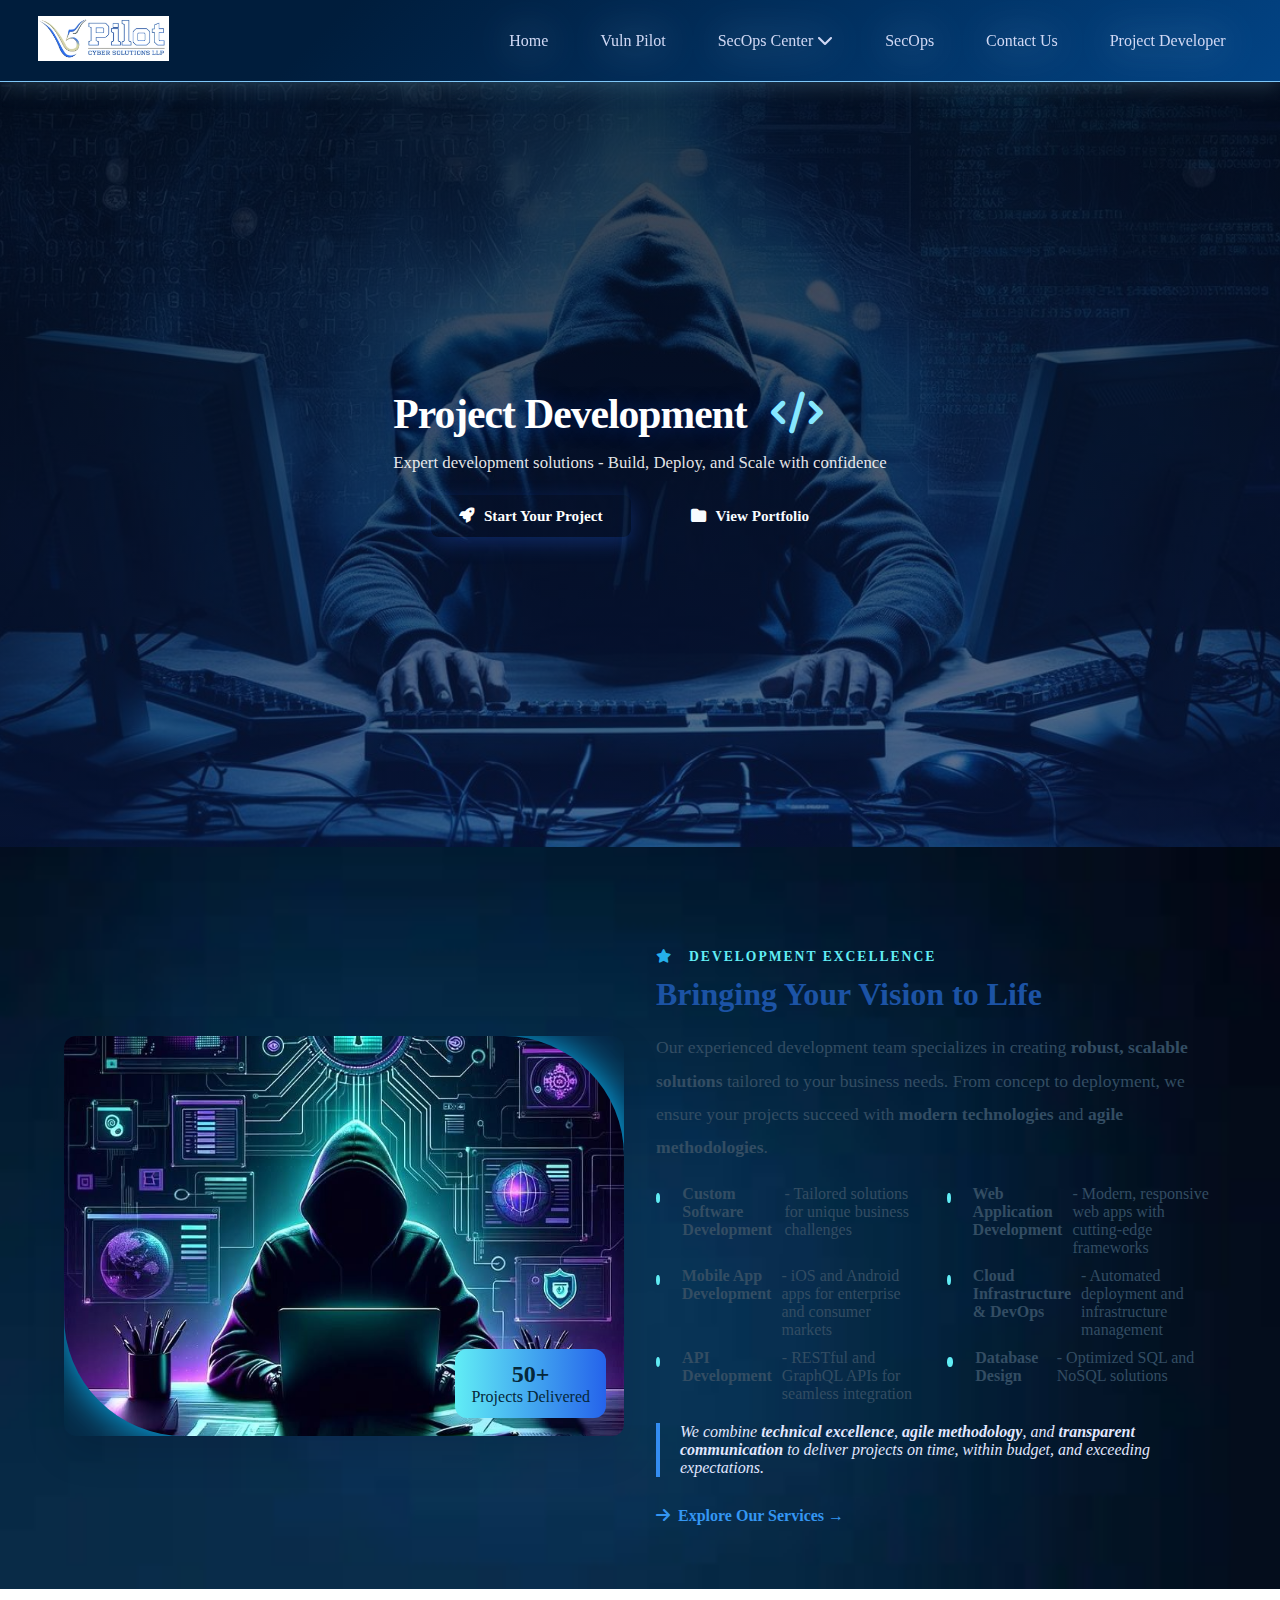
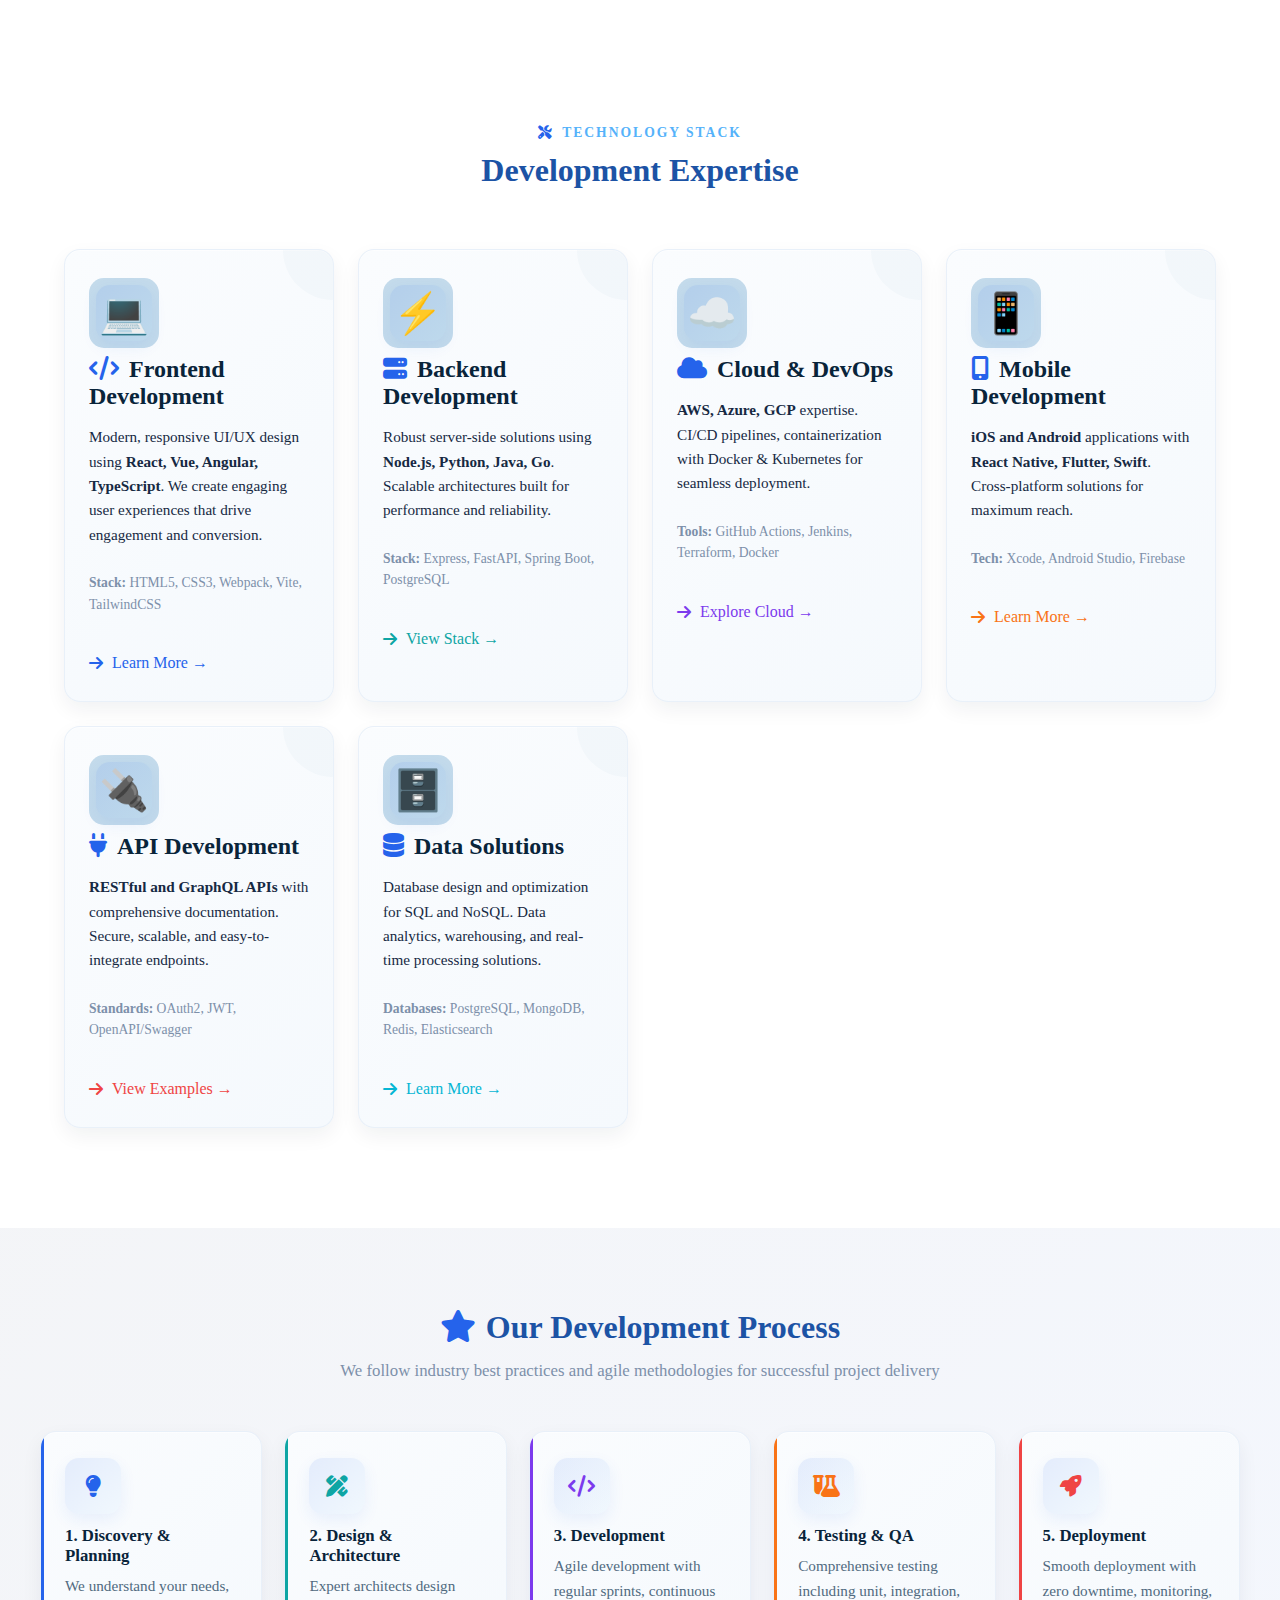
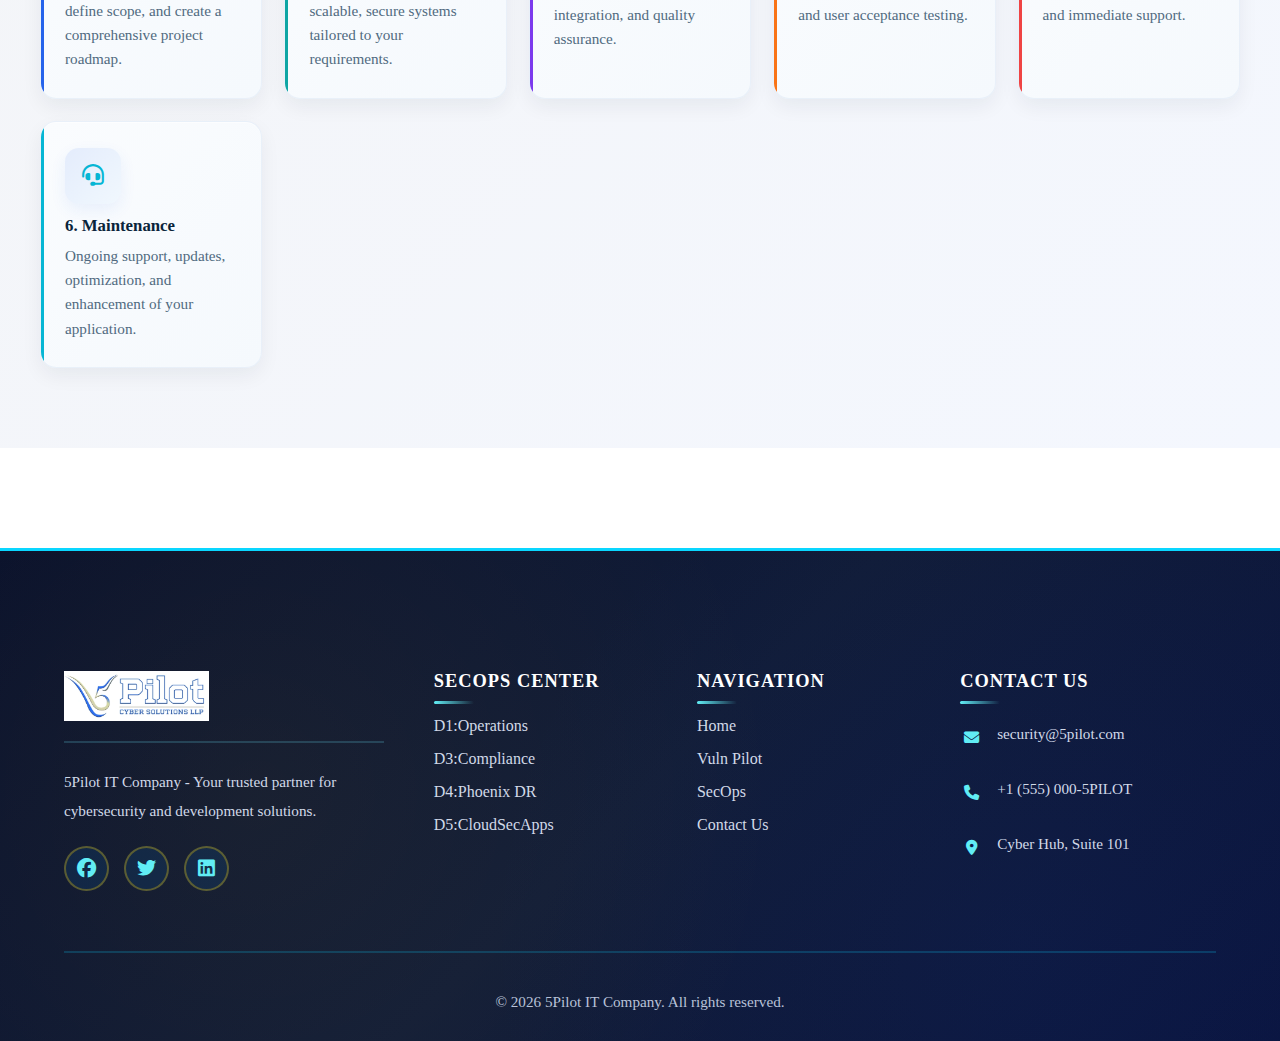
<file: project_developer.html>
<!DOCTYPE html>
<html lang="en">
<head>
    <meta charset="UTF-8">
    <meta name="viewport" content="width=device-width, initial-scale=1.0">
    <title>Project Developer - 5Pilot IT Company</title>
    <link rel="stylesheet" href="index.css">
    <link rel="stylesheet" href="shared-styles.css">
    <link rel="stylesheet" href="project_developer.css">
   
    <link href="https://fonts.googleapis.com/css2?family=Inter:wght@400;500;600&display=swap" rel="stylesheet">
    <link rel="stylesheet" href="https://cdnjs.cloudflare.com/ajax/libs/font-awesome/6.5.1/css/all.min.css">
</head>
<body>
    <nav class="custom-navbar">
        <div class="nav-brand">
            <a href="index.html">
                <img src="images/logo.webp" alt="5Pilot Logo">
            </a>
        </div>

        <input type="checkbox" id="nav-check">
        <label for="nav-check" class="nav-toggler">
            <span></span>
            <span></span>
            <span></span>
        </label>

        <ul class="nav-menu">
            <li><a href="index.html">Home</a></li>
            <li><a href="vuln_pilot.html">Vuln Pilot</a></li>
            
            <li class="nav-dropdown">
                <a href="javascript:void(0)" class="dropdown-trigger">
                    SecOps Center <i class="fas fa-chevron-down"></i>
                </a>
                <ul class="dropdown-menu">
                    <li><a href="Operations.html">D1: Operations</a></li>
                    <li><a href="Compliance.html">D3: Compliance</a></li>
                    <li><a href="Phoenix_DR.html">D4: Phoenix DR</a></li>
                    <li><a href="CloudSecApps.html">D5: CloudSecApps</a></li>
                </ul>
            </li>
            
            <li><a href="SecOps.html">SecOps</a></li>
            <li><a href="Contact_Us.html">Contact Us</a></li>
            <li><a href="project_developer.html">Project Developer</a></li>
        </ul>
    </nav>


    <header class="hero">
        <div class="hero-overlay"></div>
        <div class="hero-content">
            <h1 class="hero-title">Project <span class="highlight">Development</span> <i class="fas fa-code" style="color: #86e7ff; margin-left: 15px;"></i></h1>
            <p class="hero-subtitle">
            Expert development solutions - Build, Deploy, and Scale with confidence
            </p>
            <div class="hero-btns">
            <a href="Contact_Us.html" class="btn-primary"><i class="fas fa-rocket" style="margin-right: 10px;"></i>Start Your Project</a>
            <a href="Contact_Us.html" class="btn-secondary"><i class="fas fa-folder" style="margin-right: 10px;"></i>View Portfolio</a>
            </div>
        </div>
    </header>

    <section class="about-section">
        <div class="about-container">
            <div class="about-image">
            <div class="image-wrapper">
                <img src="images/ab_pic.jpg" alt="Project Development Team">
                <div class="experience-badge">
                <span>50+</span>
                <p>Projects Delivered</p>
                </div>
            </div>
            </div>

            <div class="about-content">
            <span class="sub-heading"><i class="fas fa-star" style="color: #25b0eb; margin-right: 8px;"></i>Development Excellence</span>
            <h2 class="section-title">Bringing Your <span class="highlight">Vision</span> to Life</h2>
            <p class="description">
                Our experienced development team specializes in creating <strong>robust, scalable solutions</strong> tailored to your business needs. 
                From concept to deployment, we ensure your projects succeed with <strong>modern technologies</strong> and <strong>agile methodologies</strong>.
            </p>
            
            <ul class="services-list">
                <li><span class="dot"></span><strong>Custom Software Development</strong> - Tailored solutions for unique business challenges</li>
                <li><span class="dot"></span><strong>Web Application Development</strong> - Modern, responsive web apps with cutting-edge frameworks</li>
                <li><span class="dot"></span><strong>Mobile App Development</strong> - iOS and Android apps for enterprise and consumer markets</li>
                <li><span class="dot"></span><strong>Cloud Infrastructure & DevOps</strong> - Automated deployment and infrastructure management</li>
                <li><span class="dot"></span><strong>API Development</strong> - RESTful and GraphQL APIs for seamless integration</li>
                <li><span class="dot"></span><strong>Database Design</strong> - Optimized SQL and NoSQL solutions</li>
            </ul>

            <p class="commitment-note">
                We combine <strong>technical excellence</strong>, <strong>agile methodology</strong>, and <strong>transparent communication</strong> 
                to deliver projects on time, within budget, and exceeding expectations.
            </p>
            
            <a href="Contact_Us.html" class="btn-text"><i class="fas fa-arrow-right" style="margin-right: 8px;"></i>Explore Our Services &rarr;</a>
            </div>
        </div>
    </section>

    <section class="features-section">
        <div class="features-container">
            <div class="section-header">
            <span class="sub-heading"><i class="fas fa-tools" style="color: #2563eb; margin-right: 8px;"></i>Technology Stack</span>
            <h2 class="section-title">Development <span class="highlight">Expertise</span></h2>
            </div>

            <div class="features-grid">
            <div class="feature-card accent-1">
                <div class="icon-box">
                <div class="icon-pulse"></div>
                <span class="icon" style="font-size: 2.5rem;">💻</span>
                </div>
                <h3><i class="fas fa-code" style="color: #2563eb; margin-right: 10px;"></i>Frontend Development</h3>
                <p>Modern, responsive UI/UX design using <strong>React, Vue, Angular, TypeScript</strong>. We create engaging user experiences that drive engagement and conversion.</p>
                <p style="font-size: 0.85rem; color: #7d90aa; margin-top: 10px;"><strong>Stack:</strong> HTML5, CSS3, Webpack, Vite, TailwindCSS</p>
                <a href="Contact_Us.html" class="feature-link"><i class="fas fa-arrow-right" style="margin-right: 5px;"></i>Learn More <span>&rarr;</span></a>
            </div>

            <div class="feature-card accent-2">
                <div class="icon-box">
                <div class="icon-pulse"></div>
                <span class="icon" style="font-size: 2.5rem;">⚡</span>
                </div>
                <h3><i class="fas fa-server" style="color: #2563eb; margin-right: 10px;"></i>Backend Development</h3>
                <p>Robust server-side solutions using <strong>Node.js, Python, Java, Go</strong>. Scalable architectures built for performance and reliability.</p>
                <p style="font-size: 0.85rem; color: #7d90aa; margin-top: 10px;"><strong>Stack:</strong> Express, FastAPI, Spring Boot, PostgreSQL</p>
                <a href="Contact_Us.html" class="feature-link"><i class="fas fa-arrow-right" style="margin-right: 5px;"></i>View Stack <span>&rarr;</span></a>
            </div>

            <div class="feature-card accent-3">
                <div class="icon-box">
                <div class="icon-pulse"></div>
                <span class="icon" style="font-size: 2.5rem;">☁️</span>
                </div>
                <h3><i class="fas fa-cloud" style="color: #2563eb; margin-right: 10px;"></i>Cloud & DevOps</h3>
                <p><strong>AWS, Azure, GCP</strong> expertise. CI/CD pipelines, containerization with Docker & Kubernetes for seamless deployment.</p>
                <p style="font-size: 0.85rem; color: #7d90aa; margin-top: 10px;"><strong>Tools:</strong> GitHub Actions, Jenkins, Terraform, Docker</p>
                <a href="Contact_Us.html" class="feature-link"><i class="fas fa-arrow-right" style="margin-right: 5px;"></i>Explore Cloud <span>&rarr;</span></a>
            </div>

            <div class="feature-card accent-4">
                <div class="icon-box">
                <div class="icon-pulse"></div>
                <span class="icon" style="font-size: 2.5rem;">📱</span>
                </div>
                <h3><i class="fas fa-mobile-alt" style="color: #2563eb; margin-right: 10px;"></i>Mobile Development</h3>
                <p><strong>iOS and Android</strong> applications with <strong>React Native, Flutter, Swift</strong>. Cross-platform solutions for maximum reach.</p>
                <p style="font-size: 0.85rem; color: #7d90aa; margin-top: 10px;"><strong>Tech:</strong> Xcode, Android Studio, Firebase</p>
                <a href="Contact_Us.html" class="feature-link"><i class="fas fa-arrow-right" style="margin-right: 5px;"></i>Learn More <span>&rarr;</span></a>
            </div>

            <div class="feature-card accent-5">
                <div class="icon-box">
                <div class="icon-pulse"></div>
                <span class="icon" style="font-size: 2.5rem;">🔌</span>
                </div>
                <h3><i class="fas fa-plug" style="color: #2563eb; margin-right: 10px;"></i>API Development</h3>
                <p><strong>RESTful and GraphQL APIs</strong> with comprehensive documentation. Secure, scalable, and easy-to-integrate endpoints.</p>
                <p style="font-size: 0.85rem; color: #7d90aa; margin-top: 10px;"><strong>Standards:</strong> OAuth2, JWT, OpenAPI/Swagger</p>
                <a href="Contact_Us.html" class="feature-link"><i class="fas fa-arrow-right" style="margin-right: 5px;"></i>View Examples <span>&rarr;</span></a>
            </div>

            <div class="feature-card accent-6">
                <div class="icon-box">
                <div class="icon-pulse"></div>
                <span class="icon" style="font-size: 2.5rem;">🗄️</span>
                </div>
                <h3><i class="fas fa-database" style="color: #2563eb; margin-right: 10px;"></i>Data Solutions</h3>
                <p>Database design and optimization for SQL and NoSQL. Data analytics, warehousing, and real-time processing solutions.</p>
                <p style="font-size: 0.85rem; color: #7d90aa; margin-top: 10px;"><strong>Databases:</strong> PostgreSQL, MongoDB, Redis, Elasticsearch</p>
                <a href="Contact_Us.html" class="feature-link"><i class="fas fa-arrow-right" style="margin-right: 5px;"></i>Learn More <span>&rarr;</span></a>
            </div>
            </div>
        </div>
    </section>

    <section class="process-section">
        <div class="process-container">
            <div class="process-header">
                <h2 class="section-title"><i class="fas fa-star" style="color: #2563eb; margin-right: 10px;"></i>Our Development <span class="highlight">Process</span></h2>
                <p>We follow industry best practices and agile methodologies for successful project delivery</p>
            </div>

            <div class="process-grid">
                <div class="process-card process-accent-1">
                    <div class="process-icon"><i class="fas fa-lightbulb"></i></div>
                    <h3>1. Discovery & Planning</h3>
                    <p>We understand your needs, define scope, and create a comprehensive project roadmap.</p>
                </div>

                <div class="process-card process-accent-2">
                    <div class="process-icon"><i class="fas fa-pencil-ruler"></i></div>
                    <h3>2. Design & Architecture</h3>
                    <p>Expert architects design scalable, secure systems tailored to your requirements.</p>
                </div>

                <div class="process-card process-accent-3">
                    <div class="process-icon"><i class="fas fa-code"></i></div>
                    <h3>3. Development</h3>
                    <p>Agile development with regular sprints, continuous integration, and quality assurance.</p>
                </div>

                <div class="process-card process-accent-4">
                    <div class="process-icon"><i class="fas fa-flask-vial"></i></div>
                    <h3>4. Testing & QA</h3>
                    <p>Comprehensive testing including unit, integration, and user acceptance testing.</p>
                </div>

                <div class="process-card process-accent-5">
                    <div class="process-icon"><i class="fas fa-rocket"></i></div>
                    <h3>5. Deployment</h3>
                    <p>Smooth deployment with zero downtime, monitoring, and immediate support.</p>
                </div>

                <div class="process-card process-accent-6">
                    <div class="process-icon"><i class="fas fa-headset"></i></div>
                    <h3>6. Maintenance</h3>
                    <p>Ongoing support, updates, optimization, and enhancement of your application.</p>
                </div>
            </div>
        </div>
    </section>

    <footer class="footer">
        <div class="footer-container">
            <div class="footer-main">
                <div class="footer-col brand">
                    <div class="logo">
                        <img src="images/logo.webp" alt="Logo">
                    </div>
                    <p class="footer-desc">
                        5Pilot IT Company - Your trusted partner for cybersecurity and development solutions.
                    </p>
                    <div class="social-links">
                        <a href="#"><i class="fab fa-facebook"></i></a>
                        <a href="#"><i class="fab fa-twitter"></i></a>
                        <a href="#"><i class="fab fa-linkedin"></i></a>
                    </div>
                </div>

                <div class="footer-col">
                    <h4 class="footer-title">SecOps Center</h4>
                    <ul class="footer-links">
                        <li><a href="Operations.html">D1:Operations</a></li>
                        <li><a href="Compliance.html">D3:Compliance</a></li>
                        <li><a href="Phoenix_DR.html">D4:Phoenix DR</a></li>
                        <li><a href="CloudSecApps.html">D5:CloudSecApps</a></li>
                    </ul>
                </div>

                <div class="footer-col">
                    <h4 class="footer-title">Navigation</h4>
                    <ul class="footer-links">
                        <li><a href="index.html">Home</a></li>
                        <li><a href="vuln_pilot.html">Vuln Pilot</a></li>
                        <li><a href="SecOps.html">SecOps</a></li>
                        <li><a href="Contact_Us.html">Contact Us</a></li>
                    </ul>
                </div>

                <div class="footer-col">
                <h4 class="footer-title">Contact Us</h4>
                <ul class="contact-info">
                    <li><i class="fas fa-envelope"></i> security@5pilot.com</li>
                    <li><i class="fas fa-phone"></i> +1 (555) 000-5PILOT</li>
                    <li><i class="fas fa-map-marker-alt"></i> Cyber Hub, Suite 101</li>
                </ul>
            </div>
            </div>

            <div class="footer-bottom">
                <p>&copy; 2026 5Pilot IT Company. All rights reserved.</p>
            </div>
        </div>
    </footer>

<script>
    document.addEventListener('DOMContentLoaded', () => {
    const dropdownTrigger = document.querySelector('.dropdown-trigger');
    const parentLi = document.querySelector('.nav-dropdown');

    dropdownTrigger.addEventListener('click', (e) => {
        // Only run toggle logic on mobile (width <= 768)
        if (window.innerWidth <= 768) {
            e.preventDefault();
            parentLi.classList.toggle('active');
        }
    });
});
</script>

</body>
</html>
</file>
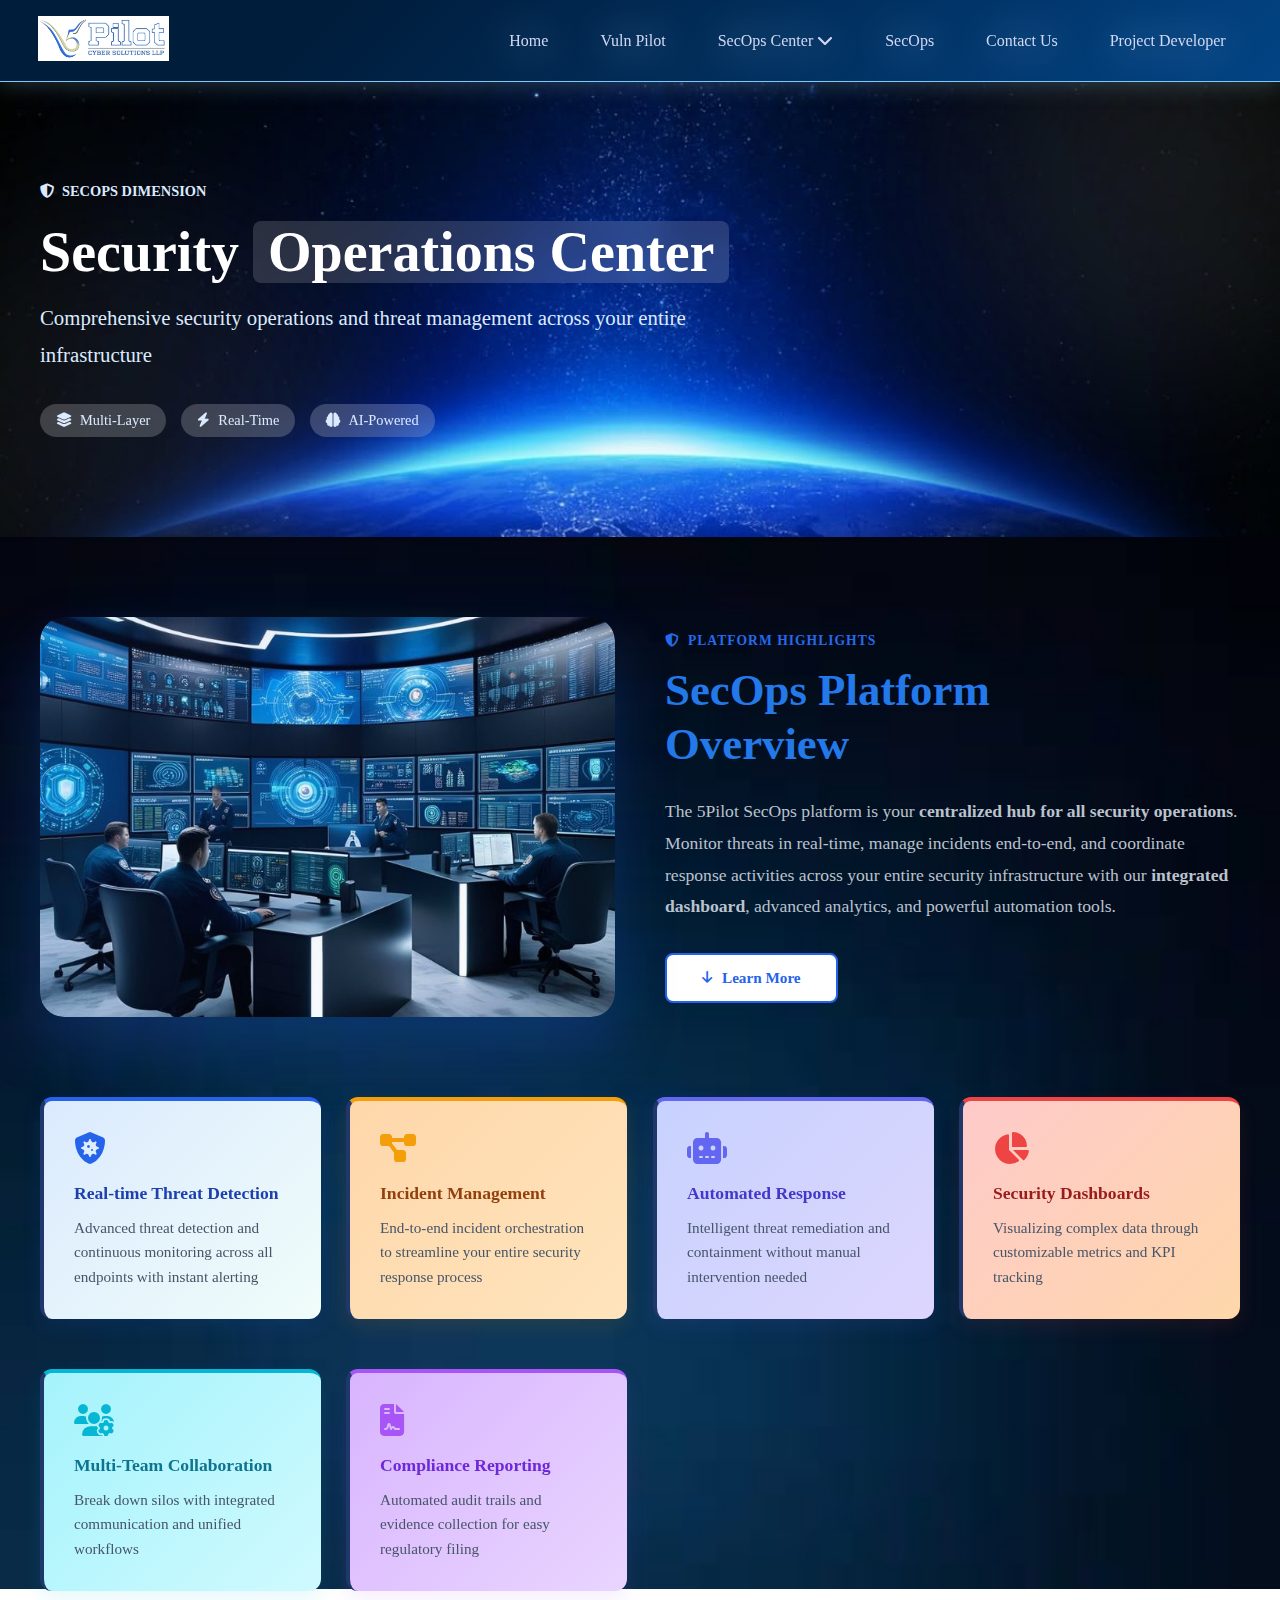
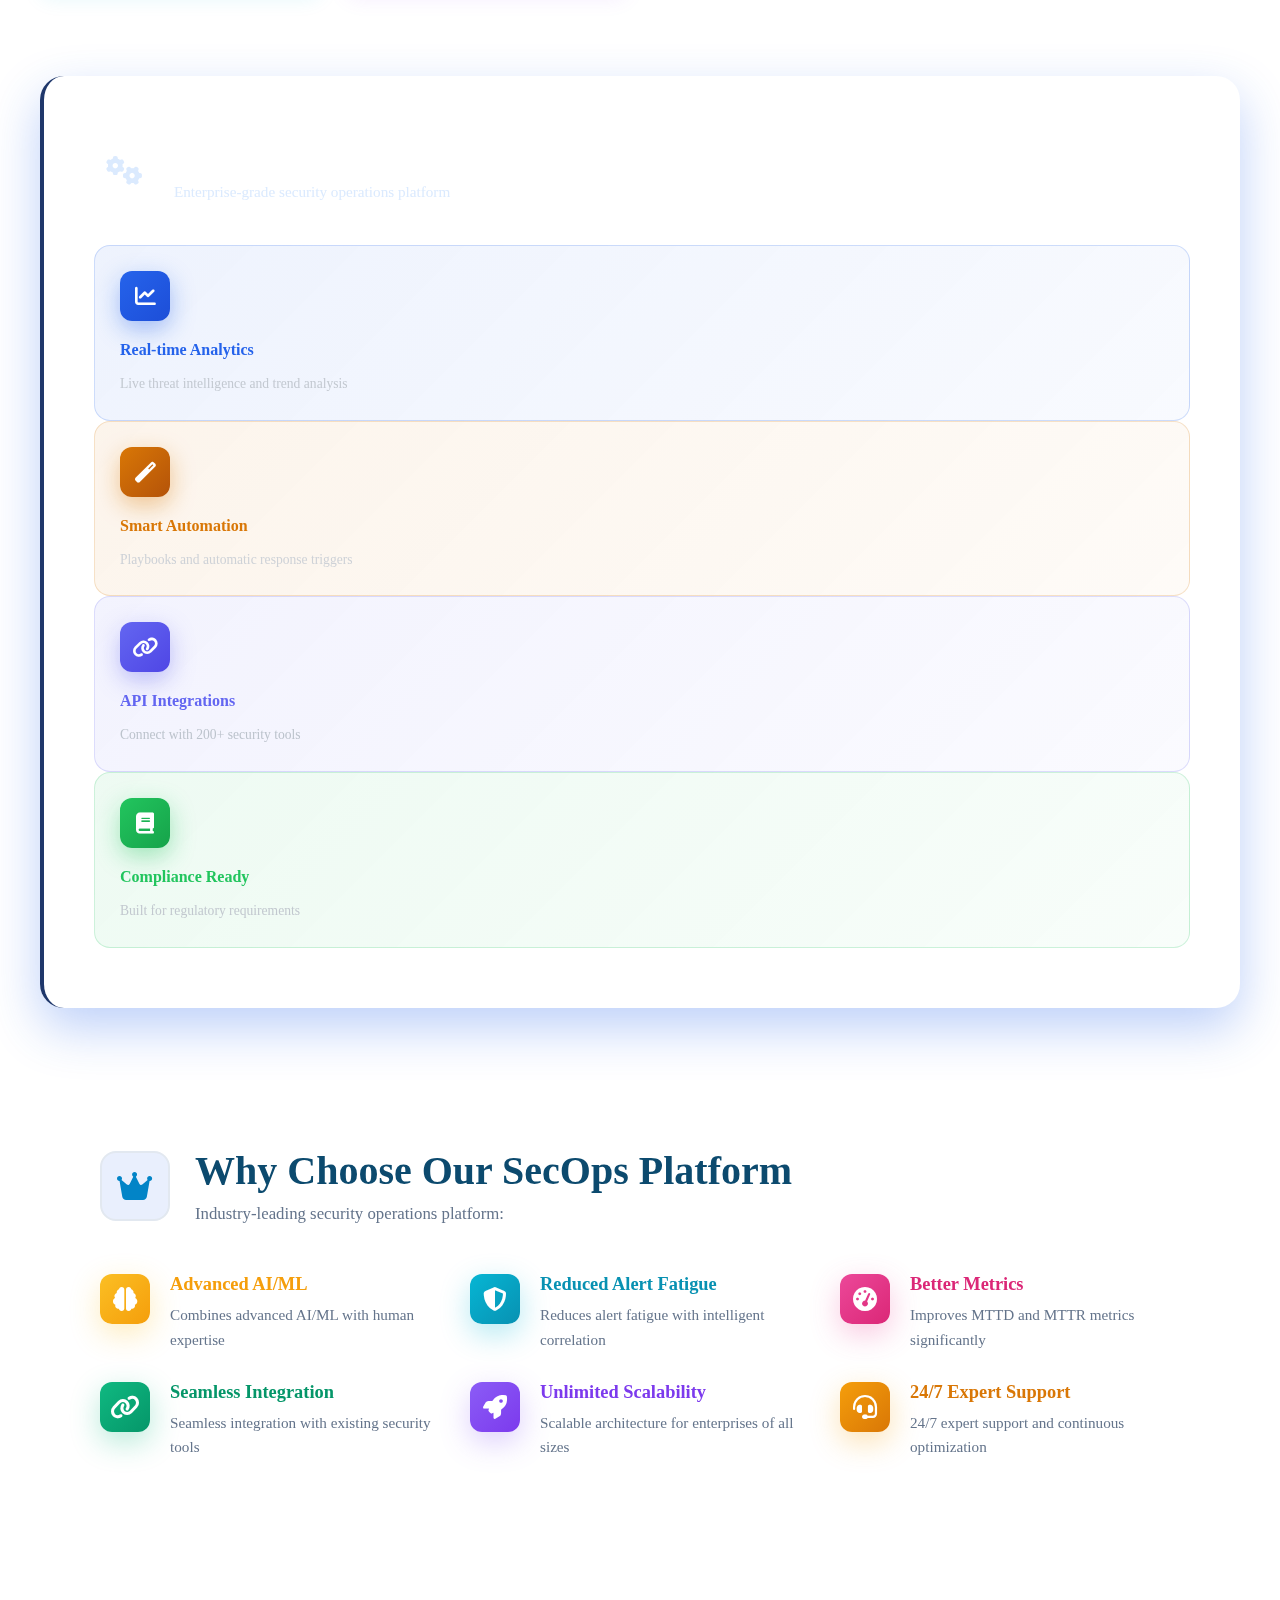
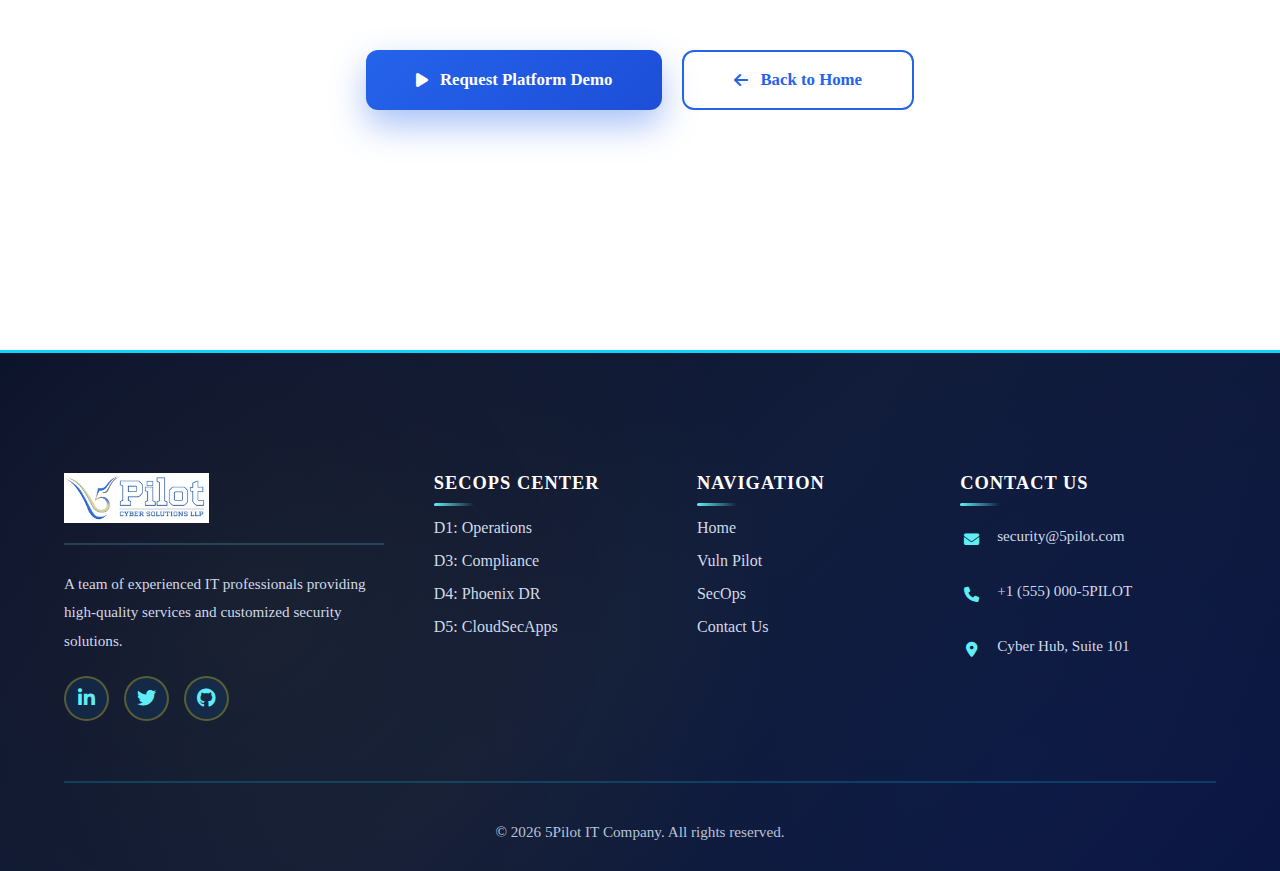
<file: SecOps.html>
<!DOCTYPE html>
<html lang="en">
<head>
    <meta charset="UTF-8">
    <meta name="viewport" content="width=device-width, initial-scale=1.0">
    <title>SecOps - Security Operations Portal</title>
    <link rel="stylesheet" href="shared-styles.css">
    <link rel="stylesheet" href="secops.css">
    <link href="https://fonts.googleapis.com/css2?family=Inter:wght@400;500;600;700&display=swap" rel="stylesheet">
    <link rel="stylesheet" href="https://cdnjs.cloudflare.com/ajax/libs/font-awesome/6.5.1/css/all.min.css">
</head>
<body>
    <nav class="custom-navbar">
        <div class="nav-brand">
            <a href="index.html">
                <img src="images/logo.webp" alt="5Pilot Logo">
            </a>
        </div>

        <input type="checkbox" id="nav-check">
        <label for="nav-check" class="nav-toggler">
            <span></span>
            <span></span>
            <span></span>
        </label>

        <ul class="nav-menu">
            <li><a href="index.html">Home</a></li>
            <li><a href="vuln_pilot.html">Vuln Pilot</a></li>
            
            <li class="nav-dropdown">
                <a href="javascript:void(0)" class="dropdown-trigger">
                    SecOps Center <i class="fas fa-chevron-down"></i>
                </a>
                <ul class="dropdown-menu">
                    <li><a href="Operations.html">D1: Operations</a></li>
                    <li><a href="Compliance.html">D3: Compliance</a></li>
                    <li><a href="Phoenix_DR.html">D4: Phoenix DR</a></li>
                    <li><a href="CloudSecApps.html">D5: CloudSecApps</a></li>
                </ul>
            </li>
            
            <li><a href="SecOps.html">SecOps</a></li>
            <li><a href="Contact_Us.html">Contact Us</a></li>
            <li><a href="project_developer.html">Project Developer</a></li>
        </ul>
    </nav>

    <main>
        <section style="padding: 100px 40px; background: url(images/socenter.jpg); background-size: cover; background-position: center center; position: relative; overflow: hidden; color: white; position: relative; overflow: hidden;">
            <div style="position: absolute; top: -100px; right: -80px; width: 400px; height: 400px; background: rgba(255, 255, 255, 0.08); border-radius: 50%; filter: blur(80px);"></div>
            <div style="position: absolute; bottom: -120px; left: -100px; width: 450px; height: 450px; background: rgba(255, 255, 255, 0.06); border-radius: 50%; filter: blur(80px);"></div>
            <div style="max-width: 1200px; margin: 0 auto; position: relative; z-index: 1;">
                <span style="color: #dbeafe; font-weight: 600; font-size: 0.9rem;"><i class="fas fa-shield-alt" style="margin-right: 8px;"></i>SECOPS DIMENSION</span>
                <h1 class="page-title" style="color: #ffffff; margin: 20px 0 15px 0; font-size: 3.5rem; font-weight: 800;">Security <span style="background: rgba(255, 255, 255, 0.15); padding: 0 15px; border-radius: 8px; backdrop-filter: blur(10px);">Operations Center</span></h1>
                <p class="page-subtitle" style="color: #dbeafe; font-size: 1.3rem; max-width: 700px;">Comprehensive security operations and threat management across your entire infrastructure</p>
                <div style="display: flex; gap: 15px; margin-top: 30px; flex-wrap: wrap;">
                    <span style="background: rgba(255, 255, 255, 0.2); color: #dbeafe; padding: 8px 16px; border-radius: 20px; font-size: 0.9rem; backdrop-filter: blur(10px);"><i class="fas fa-layer-group" style="margin-right: 8px;"></i>Multi-Layer</span>
                    <span style="background: rgba(255, 255, 255, 0.2); color: #dbeafe; padding: 8px 16px; border-radius: 20px; font-size: 0.9rem; backdrop-filter: blur(10px);"><i class="fas fa-bolt" style="margin-right: 8px;"></i>Real-Time</span>
                    <span style="background: rgba(255, 255, 255, 0.2); color: #dbeafe; padding: 8px 16px; border-radius: 20px; font-size: 0.9rem; backdrop-filter: blur(10px);"><i class="fas fa-brain" style="margin-right: 8px;"></i>AI-Powered</span>
                </div>
            </div>
        </section>

        <section style="padding: 80px 40px; max-width: 1400px; margin: 0 auto;">
            <div style="display: grid; grid-template-columns: 1fr 1fr; gap: 50px; align-items: center; margin-bottom: 80px;">
                <div style="position: relative; overflow: hidden; border-radius: 24px; box-shadow: 0 30px 60px rgba(37, 99, 235, 0.25);">
                    <img src="images/Securityoperation.jpg" alt="SecOps Dashboard" style="width: 100%; height: 400px; display: block; border-radius: 24px; object-fit: cover;">
                    <div style="position: absolute; inset: 0; background: linear-gradient(135deg, rgba(37, 99, 235, 0.1) 0%, transparent 100%); border-radius: 24px;"></div>
                </div>
                <div>
                    <span style="color: #256aeb; font-weight: 700; font-size: 0.85rem; text-transform: uppercase; letter-spacing: 1px;"><i class="fas fa-shield-alt" style="margin-right: 8px;"></i>Platform Highlights</span>
                    <h2 style="color: #2379e9; margin: 15px 0 25px 0; font-size: 2.8rem; font-weight: 900; line-height: 1.2;">SecOps Platform<br>Overview</h2>
                    <p style="color: #bac2cd; font-size: 1.1rem; line-height: 1.8; margin-bottom: 30px;">The 5Pilot SecOps platform is your <strong>centralized hub for all security operations</strong>. Monitor threats in real-time, manage incidents end-to-end, and coordinate response activities across your entire security infrastructure with our <strong>integrated dashboard</strong>, advanced analytics, and powerful automation tools.</p>
                    
                   

                    <div style="display: flex; gap: 15px; flex-wrap: wrap;">
                        
                        <a href="#features" style="padding: 14px 35px; background: white; color: #2563eb; text-decoration: none; border-radius: 8px; font-weight: 700; font-size: 0.95rem; display: flex; align-items: center; gap: 10px; border: 2.5px solid #2563eb; transition: all 0.3s ease; cursor: pointer;" onmouseover="this.style.backgroundColor='#f0f9ff'; this.style.transform='translateY(-3px)';" onmouseout="this.style.backgroundColor='white'; this.style.transform='translateY(0)';">
                            <i class="fas fa-arrow-down" style="font-size: 0.85rem;"></i>Learn More
                        </a>
                    </div>
                </div>
            </div>

            <div style="display: grid; grid-template-columns: repeat(auto-fit, minmax(280px, 1fr)); gap: 25px; margin-bottom: 60px;">
                <div class="content-card" style="background: linear-gradient(135deg, #dbeafe 0%, #f0fdfa 100%); border-top: 4px solid #2563eb; box-shadow: 0 8px 20px rgba(37, 99, 235, 0.1); transition: all 0.3s ease; padding: 30px;" onmouseover="this.style.transform='translateY(-10px)'; this.style.boxShadow='0 15px 35px rgba(37, 99, 235, 0.15)';" onmouseout="this.style.transform='translateY(0)'; this.style.boxShadow='0 8px 20px rgba(37, 99, 235, 0.1)';">
                    <div style="font-size: 2rem; color: #2563eb; margin-bottom: 15px;"><i class="fas fa-shield-virus"></i></div>
                    <h4 style="color: #1e40af; margin-bottom: 12px; font-size: 1.1rem;">Real-time Threat Detection</h4>
                    <p style="color: #475569; font-size: 0.95rem; line-height: 1.6;">Advanced threat detection and continuous monitoring across all endpoints with instant alerting</p>
                </div>

                <div class="content-card" style="background: linear-gradient(135deg, #fed7aa 0%, #ffe4bc 100%); border-top: 4px solid #f59e0b; box-shadow: 0 8px 20px rgba(245, 158, 11, 0.1); transition: all 0.3s ease; padding: 30px;" onmouseover="this.style.transform='translateY(-10px)'; this.style.boxShadow='0 15px 35px rgba(245, 158, 11, 0.15)';" onmouseout="this.style.transform='translateY(0)'; this.style.boxShadow='0 8px 20px rgba(245, 158, 11, 0.1)';">
                    <div style="font-size: 2rem; color: #f59e0b; margin-bottom: 15px;"><i class="fas fa-project-diagram"></i></div>
                    <h4 style="color: #92400e; margin-bottom: 12px; font-size: 1.1rem;">Incident Management</h4>
                    <p style="color: #475569; font-size: 0.95rem; line-height: 1.6;">End-to-end incident orchestration to streamline your entire security response process</p>
                </div>

                <div class="content-card" style="background: linear-gradient(135deg, #c7d2fe 0%, #ddd6fe 100%); border-top: 4px solid #6366f1; box-shadow: 0 8px 20px rgba(99, 102, 241, 0.1); transition: all 0.3s ease; padding: 30px;" onmouseover="this.style.transform='translateY(-10px)'; this.style.boxShadow='0 15px 35px rgba(99, 102, 241, 0.15)';" onmouseout="this.style.transform='translateY(0)'; this.style.boxShadow='0 8px 20px rgba(99, 102, 241, 0.1)';">
                    <div style="font-size: 2rem; color: #6366f1; margin-bottom: 15px;"><i class="fas fa-robot"></i></div>
                    <h4 style="color: #4338ca; margin-bottom: 12px; font-size: 1.1rem;">Automated Response</h4>
                    <p style="color: #475569; font-size: 0.95rem; line-height: 1.6;">Intelligent threat remediation and containment without manual intervention needed</p>
                </div>

                <div class="content-card" style="background: linear-gradient(135deg, #fecaca 0%, #fed7aa 100%); border-top: 4px solid #ef4444; box-shadow: 0 8px 20px rgba(239, 68, 68, 0.1); transition: all 0.3s ease; padding: 30px;" onmouseover="this.style.transform='translateY(-10px)'; this.style.boxShadow='0 15px 35px rgba(239, 68, 68, 0.15)';" onmouseout="this.style.transform='translateY(0)'; this.style.boxShadow='0 8px 20px rgba(239, 68, 68, 0.1)';">
                    <div style="font-size: 2rem; color: #ef4444; margin-bottom: 15px;"><i class="fas fa-chart-pie"></i></div>
                    <h4 style="color: #991b1b; margin-bottom: 12px; font-size: 1.1rem;">Security Dashboards</h4>
                    <p style="color: #475569; font-size: 0.95rem; line-height: 1.6;">Visualizing complex data through customizable metrics and KPI tracking</p>
                </div>

                <div class="content-card" style="background: linear-gradient(135deg, #a5f3fc 0%, #cffafe 100%); border-top: 4px solid #06b6d4; box-shadow: 0 8px 20px rgba(6, 182, 212, 0.1); transition: all 0.3s ease; padding: 30px;" onmouseover="this.style.transform='translateY(-10px)'; this.style.boxShadow='0 15px 35px rgba(6, 182, 212, 0.15)';" onmouseout="this.style.transform='translateY(0)'; this.style.boxShadow='0 8px 20px rgba(6, 182, 212, 0.1)';">
                    <div style="font-size: 2rem; color: #06b6d4; margin-bottom: 15px;"><i class="fas fa-users-cog"></i></div>
                    <h4 style="color: #0e7490; margin-bottom: 12px; font-size: 1.1rem;">Multi-Team Collaboration</h4>
                    <p style="color: #475569; font-size: 0.95rem; line-height: 1.6;">Break down silos with integrated communication and unified workflows</p>
                </div>

                <div class="content-card" style="background: linear-gradient(135deg, #d8b4fe 0%, #e9d5ff 100%); border-top: 4px solid #a855f7; box-shadow: 0 8px 20px rgba(168, 85, 247, 0.1); transition: all 0.3s ease; padding: 30px;" onmouseover="this.style.transform='translateY(-10px)'; this.style.boxShadow='0 15px 35px rgba(168, 85, 247, 0.15)';" onmouseout="this.style.transform='translateY(0)'; this.style.boxShadow='0 8px 20px rgba(168, 85, 247, 0.1)';">
                    <div style="font-size: 2rem; color: #a855f7; margin-bottom: 15px;"><i class="fas fa-file-contract"></i></div>
                    <h4 style="color: #6d28d9; margin-bottom: 12px; font-size: 1.1rem;">Compliance Reporting</h4>
                    <p style="color: #475569; font-size: 0.95rem; line-height: 1.6;">Automated audit trails and evidence collection for easy regulatory filing</p>
                </div>
            </div>


            <div class="content-card" style="background:none; color: white; border-radius: 24px; padding: 60px 50px; margin-bottom: 50px; box-shadow: 0 20px 50px rgba(37, 99, 235, 0.3);">
                <div style="display: flex; align-items: center; margin-bottom: 40px;">
                    <div style="width: 60px; height: 60px; background: rgba(255, 255, 255, 0.2); border-radius: 14px; display: flex; align-items: center; justify-content: center; margin-right: 20px; backdrop-filter: blur(10px);">
                        <i class="fas fa-cogs" style="color: #dbeafe; font-size: 1.8rem;"></i>
                    </div>
                    <div>
                        <h3 style="color: white; margin: 0; font-size: 2rem; font-weight: 800;">Core Capabilities</h3>
                        <p style="color: #dbeafe; margin: 5px 0 0 0; font-size: 0.95rem;">Enterprise-grade security operations platform</p>
                    </div>
                </div>

                        <div style="padding: 25px; background: linear-gradient(135deg, rgba(37, 99, 235, 0.08) 0%, rgba(37, 99, 235, 0.03) 100%); border-radius: 16px; border: 1.5px solid rgba(37, 99, 235, 0.2); transition: all 0.4s cubic-bezier(0.34, 1.56, 0.64, 1); cursor: pointer; position: relative; overflow: hidden;" onmouseover="this.style.transform='translateY(-12px)'; this.style.borderColor='#2563eb'; this.style.boxShadow='0 15px 40px rgba(37, 99, 235, 0.15)'; this.style.backgroundColor='rgba(37, 99, 235, 0.12)';" onmouseout="this.style.transform='translateY(0)'; this.style.borderColor='rgba(37, 99, 235, 0.2)'; this.style.boxShadow='none'; this.style.backgroundColor='rgba(37, 99, 235, 0.03)';">
                            <div style="position: absolute; top: 0; left: 0; right: 0; height: 4px; background: linear-gradient(90deg, #2563eb, #60a5fa); transform: scaleX(0); transform-origin: left; transition: transform 0.4s ease;" class="feature-bar"></div>
                            <div style="width: 50px; height: 50px; background: linear-gradient(135deg, #2563eb 0%, #1d4ed8 100%); border-radius: 12px; display: flex; align-items: center; justify-content: center; margin-bottom: 15px; box-shadow: 0 8px 25px rgba(37, 99, 235, 0.4); position: relative;">
                                <i class="fas fa-chart-line" style="color: white; font-size: 1.3rem;"></i>
                            </div>
                            <p style="font-weight: 800; color: #2563eb; margin-bottom: 8px; font-size: 1rem;">Real-time Analytics</p>
                            <p style="font-size: 0.85rem; color: #c3c9d1; line-height: 1.6; margin: 0;">Live threat intelligence and trend analysis</p>
                        </div>

                        <div style="padding: 25px; background: linear-gradient(135deg, rgba(217, 119, 6, 0.08) 0%, rgba(217, 119, 6, 0.03) 100%); border-radius: 16px; border: 1.5px solid rgba(217, 119, 6, 0.2); transition: all 0.4s cubic-bezier(0.34, 1.56, 0.64, 1); cursor: pointer; position: relative; overflow: hidden;" onmouseover="this.style.transform='translateY(-12px)'; this.style.borderColor='#d97706'; this.style.boxShadow='0 15px 40px rgba(217, 119, 6, 0.15)'; this.style.backgroundColor='rgba(217, 119, 6, 0.12)';" onmouseout="this.style.transform='translateY(0)'; this.style.borderColor='rgba(217, 119, 6, 0.2)'; this.style.boxShadow='none'; this.style.backgroundColor='rgba(217, 119, 6, 0.03)';">
                            <div style="position: absolute; top: 0; left: 0; right: 0; height: 4px; background: linear-gradient(90deg, #d97706, #fbbf24); transform: scaleX(0); transform-origin: left; transition: transform 0.4s ease;" class="feature-bar"></div>
                            <div style="width: 50px; height: 50px; background: linear-gradient(135deg, #d97706 0%, #b45309 100%); border-radius: 12px; display: flex; align-items: center; justify-content: center; margin-bottom: 15px; box-shadow: 0 8px 25px rgba(217, 119, 6, 0.4); position: relative;">
                                <i class="fas fa-magic" style="color: white; font-size: 1.3rem;"></i>
                            </div>
                            <p style="font-weight: 800; color: #d97706; margin-bottom: 8px; font-size: 1rem;">Smart Automation</p>
                            <p style="font-size: 0.85rem; color: #ced2d7; line-height: 1.6; margin: 0;">Playbooks and automatic response triggers</p>
                        </div>

                        <div style="padding: 25px; background: linear-gradient(135deg, rgba(99, 102, 241, 0.08) 0%, rgba(99, 102, 241, 0.03) 100%); border-radius: 16px; border: 1.5px solid rgba(99, 102, 241, 0.2); transition: all 0.4s cubic-bezier(0.34, 1.56, 0.64, 1); cursor: pointer; position: relative; overflow: hidden;" onmouseover="this.style.transform='translateY(-12px)'; this.style.borderColor='#6366f1'; this.style.boxShadow='0 15px 40px rgba(99, 102, 241, 0.15)'; this.style.backgroundColor='rgba(99, 102, 241, 0.12)';" onmouseout="this.style.transform='translateY(0)'; this.style.borderColor='rgba(99, 102, 241, 0.2)'; this.style.boxShadow='none'; this.style.backgroundColor='rgba(99, 102, 241, 0.03)';">
                            <div style="position: absolute; top: 0; left: 0; right: 0; height: 4px; background: linear-gradient(90deg, #6366f1, #818cf8); transform: scaleX(0); transform-origin: left; transition: transform 0.4s ease;" class="feature-bar"></div>
                            <div style="width: 50px; height: 50px; background: linear-gradient(135deg, #6366f1 0%, #4f46e5 100%); border-radius: 12px; display: flex; align-items: center; justify-content: center; margin-bottom: 15px; box-shadow: 0 8px 25px rgba(99, 102, 241, 0.4); position: relative;">
                                <i class="fas fa-link" style="color: white; font-size: 1.3rem;"></i>
                            </div>
                            <p style="font-weight: 800; color: #6366f1; margin-bottom: 8px; font-size: 1rem;">API Integrations</p>
                            <p style="font-size: 0.85rem; color: #bcc3cc; line-height: 1.6; margin: 0;">Connect with 200+ security tools</p>
                        </div>

                        <div style="padding: 25px; background: linear-gradient(135deg, rgba(34, 197, 94, 0.08) 0%, rgba(34, 197, 94, 0.03) 100%); border-radius: 16px; border: 1.5px solid rgba(34, 197, 94, 0.2); transition: all 0.4s cubic-bezier(0.34, 1.56, 0.64, 1); cursor: pointer; position: relative; overflow: hidden;" onmouseover="this.style.transform='translateY(-12px)'; this.style.borderColor='#22c55e'; this.style.boxShadow='0 15px 40px rgba(34, 197, 94, 0.15)'; this.style.backgroundColor='rgba(34, 197, 94, 0.12)';" onmouseout="this.style.transform='translateY(0)'; this.style.borderColor='rgba(34, 197, 94, 0.2)'; this.style.boxShadow='none'; this.style.backgroundColor='rgba(34, 197, 94, 0.03)';">
                            <div style="position: absolute; top: 0; left: 0; right: 0; height: 4px; background: linear-gradient(90deg, #22c55e, #4ade80); transform: scaleX(0); transform-origin: left; transition: transform 0.4s ease;" class="feature-bar"></div>
                            <div style="width: 50px; height: 50px; background: linear-gradient(135deg, #22c55e 0%, #16a34a 100%); border-radius: 12px; display: flex; align-items: center; justify-content: center; margin-bottom: 15px; box-shadow: 0 8px 25px rgba(34, 197, 94, 0.4); position: relative;">
                                <i class="fas fa-book" style="color: white; font-size: 1.3rem;"></i>
                            </div>
                            <p style="font-weight: 800; color: #22c55e; margin-bottom: 8px; font-size: 1rem;">Compliance Ready</p>
                            <p style="font-size: 0.85rem; color: #c2c8cf; line-height: 1.6; margin: 0;">Built for regulatory requirements</p>
                        </div>
                    </div>
                </div>
            </div>

            <script>
                // Animate top bar on hover
                document.querySelectorAll('.feature-bar').forEach(bar => {
                    bar.parentElement.addEventListener('mouseenter', function() {
                        bar.style.transform = 'scaleX(1)';
                    });
                    bar.parentElement.addEventListener('mouseleave', function() {
                        bar.style.transform = 'scaleX(0)';
                    });
                });
            </script>

            <div style="border-radius: 24px; padding: 80px 60px; margin: 60px 0 40px 0; position: relative; overflow: hidden;">
                <div style="position: relative; z-index: 2;">
                    <div style="display: flex; align-items: center; margin-bottom: 50px;">
                        <div style="width: 70px; height: 70px; background: rgba(37, 99, 235, 0.1); border-radius: 16px; display: flex; align-items: center; justify-content: center; margin-right: 25px; border: 2px solid #e2e8f0;">
                            <i class="fas fa-crown" style="color: #0284c7; font-size: 2rem;"></i>
                        </div>
                        <div>
                            <h2 style="color: #0c4a6e; margin: 0 0 10px 0; font-size: 2.5rem; font-weight: 900;">Why Choose Our SecOps Platform</h2>
                            <p style="color: #64748b; margin: 0; font-size: 1.05rem; font-weight: 500;">Industry-leading security operations platform:</p>
                        </div>
                    </div>

                    <div style="display: grid; grid-template-columns: repeat(auto-fit, minmax(320px, 1fr)); gap: 30px; margin-bottom: 50px;">
                        <div style="padding: 0; display: flex; align-items: flex-start; transition: all 0.3s ease;" onmouseover="this.style.transform='translateX(15px)';" onmouseout="this.style.transform='translateX(0)';">
                            <div style="width: 50px; height: 50px; background: linear-gradient(135deg, #fbbf24 0%, #f59e0b 100%); border-radius: 12px; display: flex; align-items: center; justify-content: center; margin-right: 20px; flex-shrink: 0; box-shadow: 0 10px 30px rgba(251, 191, 36, 0.3);">
                                <i class="fas fa-brain" style="color: white; font-size: 1.5rem;"></i>
                            </div>
                            <div>
                                <h4 style="color: #f59e0b; margin: 0 0 8px 0; font-size: 1.15rem; font-weight: 700;">Advanced AI/ML</h4>
                                <p style="color: #64748b; margin: 0; font-size: 0.95rem; line-height: 1.6;">Combines advanced AI/ML with human expertise</p>
                            </div>
                        </div>

                        <div style="padding: 0; display: flex; align-items: flex-start; transition: all 0.3s ease;" onmouseover="this.style.transform='translateX(15px)';" onmouseout="this.style.transform='translateX(0)';">
                            <div style="width: 50px; height: 50px; background: linear-gradient(135deg, #06b6d4 0%, #0891b2 100%); border-radius: 12px; display: flex; align-items: center; justify-content: center; margin-right: 20px; flex-shrink: 0; box-shadow: 0 10px 30px rgba(6, 182, 212, 0.3);">
                                <i class="fas fa-shield-alt" style="color: white; font-size: 1.5rem;"></i>
                            </div>
                            <div>
                                <h4 style="color: #0891b2; margin: 0 0 8px 0; font-size: 1.15rem; font-weight: 700;">Reduced Alert Fatigue</h4>
                                <p style="color: #64748b; margin: 0; font-size: 0.95rem; line-height: 1.6;">Reduces alert fatigue with intelligent correlation</p>
                            </div>
                        </div>

                        <div style="padding: 0; display: flex; align-items: flex-start; transition: all 0.3s ease;" onmouseover="this.style.transform='translateX(15px)';" onmouseout="this.style.transform='translateX(0)';">
                            <div style="width: 50px; height: 50px; background: linear-gradient(135deg, #ec4899 0%, #db2777 100%); border-radius: 12px; display: flex; align-items: center; justify-content: center; margin-right: 20px; flex-shrink: 0; box-shadow: 0 10px 30px rgba(236, 72, 153, 0.3);">
                                <i class="fas fa-tachometer-alt" style="color: white; font-size: 1.5rem;"></i>
                            </div>
                            <div>
                                <h4 style="color: #db2777; margin: 0 0 8px 0; font-size: 1.15rem; font-weight: 700;">Better Metrics</h4>
                                <p style="color: #64748b; margin: 0; font-size: 0.95rem; line-height: 1.6;">Improves MTTD and MTTR metrics significantly</p>
                            </div>
                        </div>

                        <div style="padding: 0; display: flex; align-items: flex-start; transition: all 0.3s ease;" onmouseover="this.style.transform='translateX(15px)';" onmouseout="this.style.transform='translateX(0)';">
                            <div style="width: 50px; height: 50px; background: linear-gradient(135deg, #10b981 0%, #059669 100%); border-radius: 12px; display: flex; align-items: center; justify-content: center; margin-right: 20px; flex-shrink: 0; box-shadow: 0 10px 30px rgba(16, 185, 129, 0.3);">
                                <i class="fas fa-link" style="color: white; font-size: 1.5rem;"></i>
                            </div>
                            <div>
                                <h4 style="color: #059669; margin: 0 0 8px 0; font-size: 1.15rem; font-weight: 700;">Seamless Integration</h4>
                                <p style="color: #64748b; margin: 0; font-size: 0.95rem; line-height: 1.6;">Seamless integration with existing security tools</p>
                            </div>
                        </div>

                        <div style="padding: 0; display: flex; align-items: flex-start; transition: all 0.3s ease;" onmouseover="this.style.transform='translateX(15px)';" onmouseout="this.style.transform='translateX(0)';">
                            <div style="width: 50px; height: 50px; background: linear-gradient(135deg, #8b5cf6 0%, #7c3aed 100%); border-radius: 12px; display: flex; align-items: center; justify-content: center; margin-right: 20px; flex-shrink: 0; box-shadow: 0 10px 30px rgba(139, 92, 246, 0.3);">
                                <i class="fas fa-rocket" style="color: white; font-size: 1.5rem;"></i>
                            </div>
                            <div>
                                <h4 style="color: #7c3aed; margin: 0 0 8px 0; font-size: 1.15rem; font-weight: 700;">Unlimited Scalability</h4>
                                <p style="color: #64748b; margin: 0; font-size: 0.95rem; line-height: 1.6;">Scalable architecture for enterprises of all sizes</p>
                            </div>
                        </div>

                        <div style="padding: 0; display: flex; align-items: flex-start; transition: all 0.3s ease;" onmouseover="this.style.transform='translateX(15px)';" onmouseout="this.style.transform='translateX(0)';">
                            <div style="width: 50px; height: 50px; background: linear-gradient(135deg, #f59e0b 0%, #d97706 100%); border-radius: 12px; display: flex; align-items: center; justify-content: center; margin-right: 20px; flex-shrink: 0; box-shadow: 0 10px 30px rgba(245, 158, 11, 0.3);">
                                <i class="fas fa-headset" style="color: white; font-size: 1.5rem;"></i>
                            </div>
                            <div>
                                <h4 style="color: #d97706; margin: 0 0 8px 0; font-size: 1.15rem; font-weight: 700;">24/7 Expert Support</h4>
                                <p style="color: #64748b; margin: 0; font-size: 0.95rem; line-height: 1.6;">24/7 expert support and continuous optimization</p>
                            </div>
                        </div>
                    </div>
                </div>
            </div>

            <div style="display: flex; gap: 20px; justify-content: center; margin: 60px 0; flex-wrap: wrap;">
                <a href="Contact_Us.html" style="padding: 18px 50px; background: linear-gradient(135deg, #2563eb 0%, #1d4ed8 100%); color: white; text-decoration: none; border-radius: 12px; font-weight: 700; font-size: 1.05rem; display: flex; align-items: center; gap: 12px; box-shadow: 0 15px 35px rgba(37, 99, 235, 0.4); transition: all 0.3s ease; border: none; cursor: pointer;" onmouseover="this.style.transform='translateY(-5px)'; this.style.boxShadow='0 25px 50px rgba(37, 99, 235, 0.5)';" onmouseout="this.style.transform='translateY(0)'; this.style.boxShadow='0 15px 35px rgba(37, 99, 235, 0.4)';">
                    <i class="fas fa-play" style="font-size: 1rem;"></i>Request Platform Demo
                </a>
                <a href="index.html" style="padding: 18px 50px; background: transparent; color: #2563eb; text-decoration: none; border-radius: 12px; font-weight: 700; font-size: 1.05rem; display: flex; align-items: center; gap: 12px; border: 2.5px solid #2563eb; transition: all 0.3s ease; cursor: pointer;" onmouseover="this.style.backgroundColor='rgba(37, 99, 235, 0.1)'; this.style.transform='translateY(-5px)';" onmouseout="this.style.backgroundColor='transparent'; this.style.transform='translateY(0)';">
                    <i class="fas fa-arrow-left" style="font-size: 1rem;"></i>Back to Home
                </a>
            </div>
        </section>
    </main>
<footer class="footer">
    <div class="footer-container">
        <div class="footer-main">
            <div class="footer-col brand">
                <div class="logo">
                    <img src="images/logo.webp" alt="Logo">
                </div>
                <p class="footer-desc">
                    A team of experienced IT professionals providing high-quality services and customized security solutions.
                </p>
                <div class="social-links">
                    <a href="#"><i class="fab fa-linkedin-in"></i></a>
                    <a href="#"><i class="fab fa-twitter"></i></a>
                    <a href="#"><i class="fab fa-github"></i></a>
                </div>
            </div>

            <div class="footer-col">
                <h4 class="footer-title">SecOps Center</h4>
                <ul class="footer-links">
                    <li><a href="#">D1: Operations</a></li>
                    <li><a href="#">D3: Compliance</a></li>
                    <li><a href="#">D4: Phoenix DR</a></li>
                    <li><a href="#">D5: CloudSecApps</a></li>
                </ul>
            </div>

            <div class="footer-col">
                <h4 class="footer-title">Navigation</h4>
                <ul class="footer-links">
                    <li><a href="index.html">Home</a></li>
                    <li><a href="vuln_pilot.html">Vuln Pilot</a></li>
                    <li><a href="#">SecOps</a></li>
                    <li><a href="#">Contact Us</a></li>
                </ul>
            </div>

            <div class="footer-col">
                <h4 class="footer-title">Contact Us</h4>
                <ul class="contact-info">
                    <li><i class="fas fa-envelope"></i> security@5pilot.com</li>
                    <li><i class="fas fa-phone"></i> +1 (555) 000-5PILOT</li>
                    <li><i class="fas fa-map-marker-alt"></i> Cyber Hub, Suite 101</li>
                </ul>
            </div>
        </div>

        <div class="footer-bottom">
            <p>&copy; 2026 5Pilot IT Company. All rights reserved.</p>
            
        </div>
    </div>
</footer>

<script>
    document.addEventListener('DOMContentLoaded', () => {
    const dropdownTrigger = document.querySelector('.dropdown-trigger');
    const parentLi = document.querySelector('.nav-dropdown');

    dropdownTrigger.addEventListener('click', (e) => {
        // Only run toggle logic on mobile (width <= 768)
        if (window.innerWidth <= 768) {
            e.preventDefault();
            parentLi.classList.toggle('active');
        }
    });
});
</script>
</body>
</html>
</file>
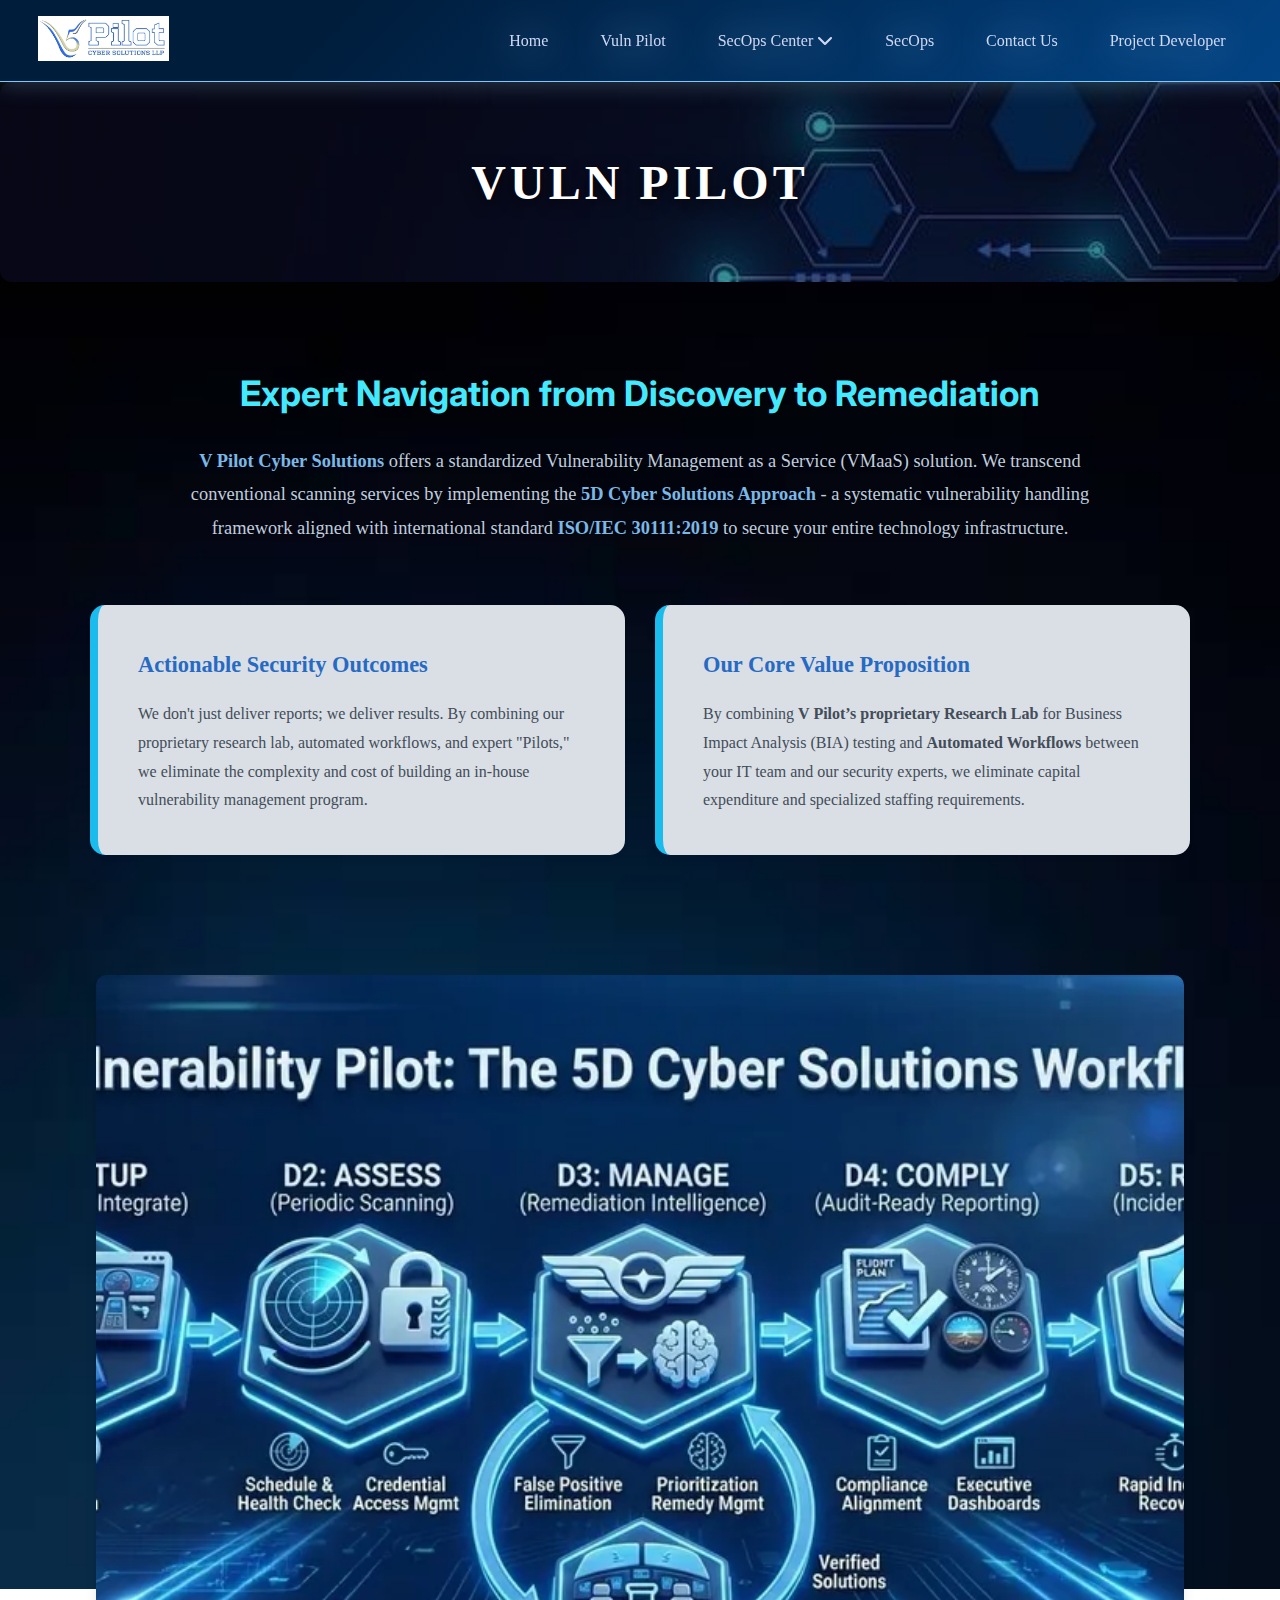
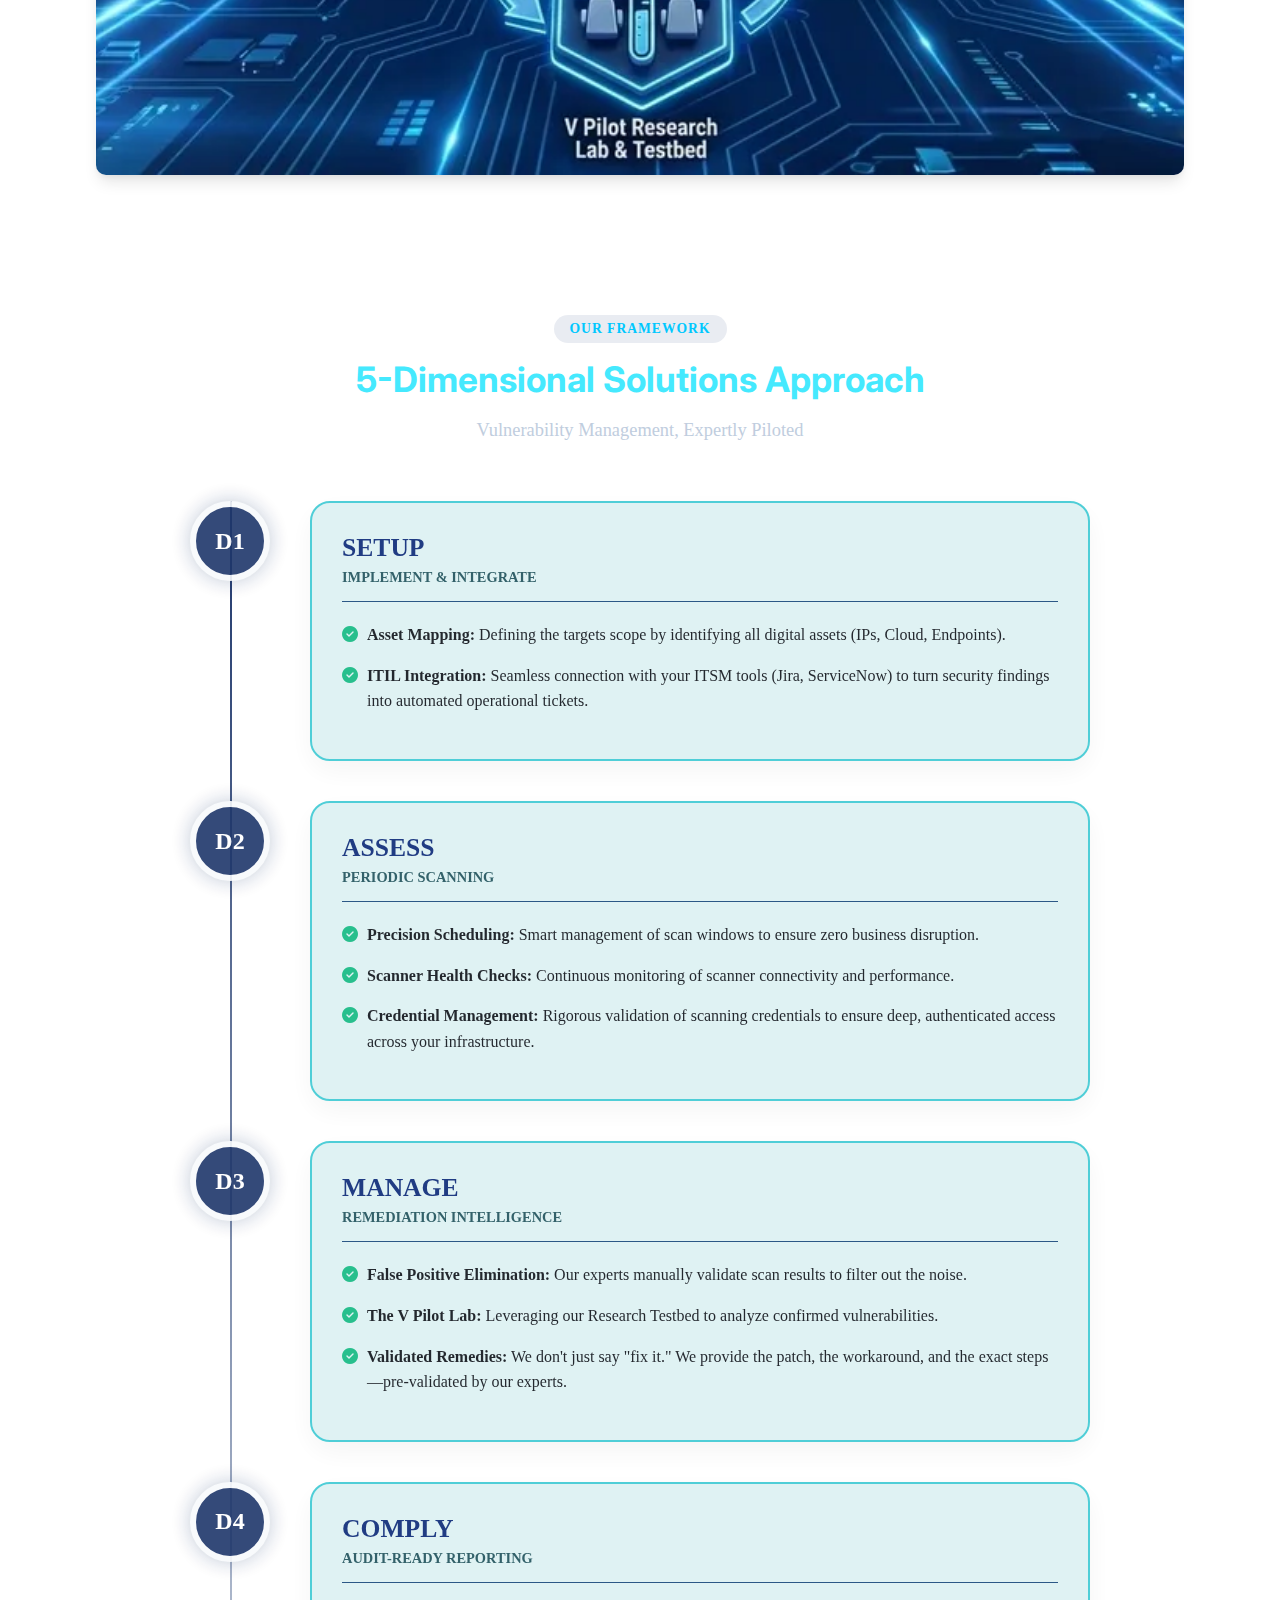
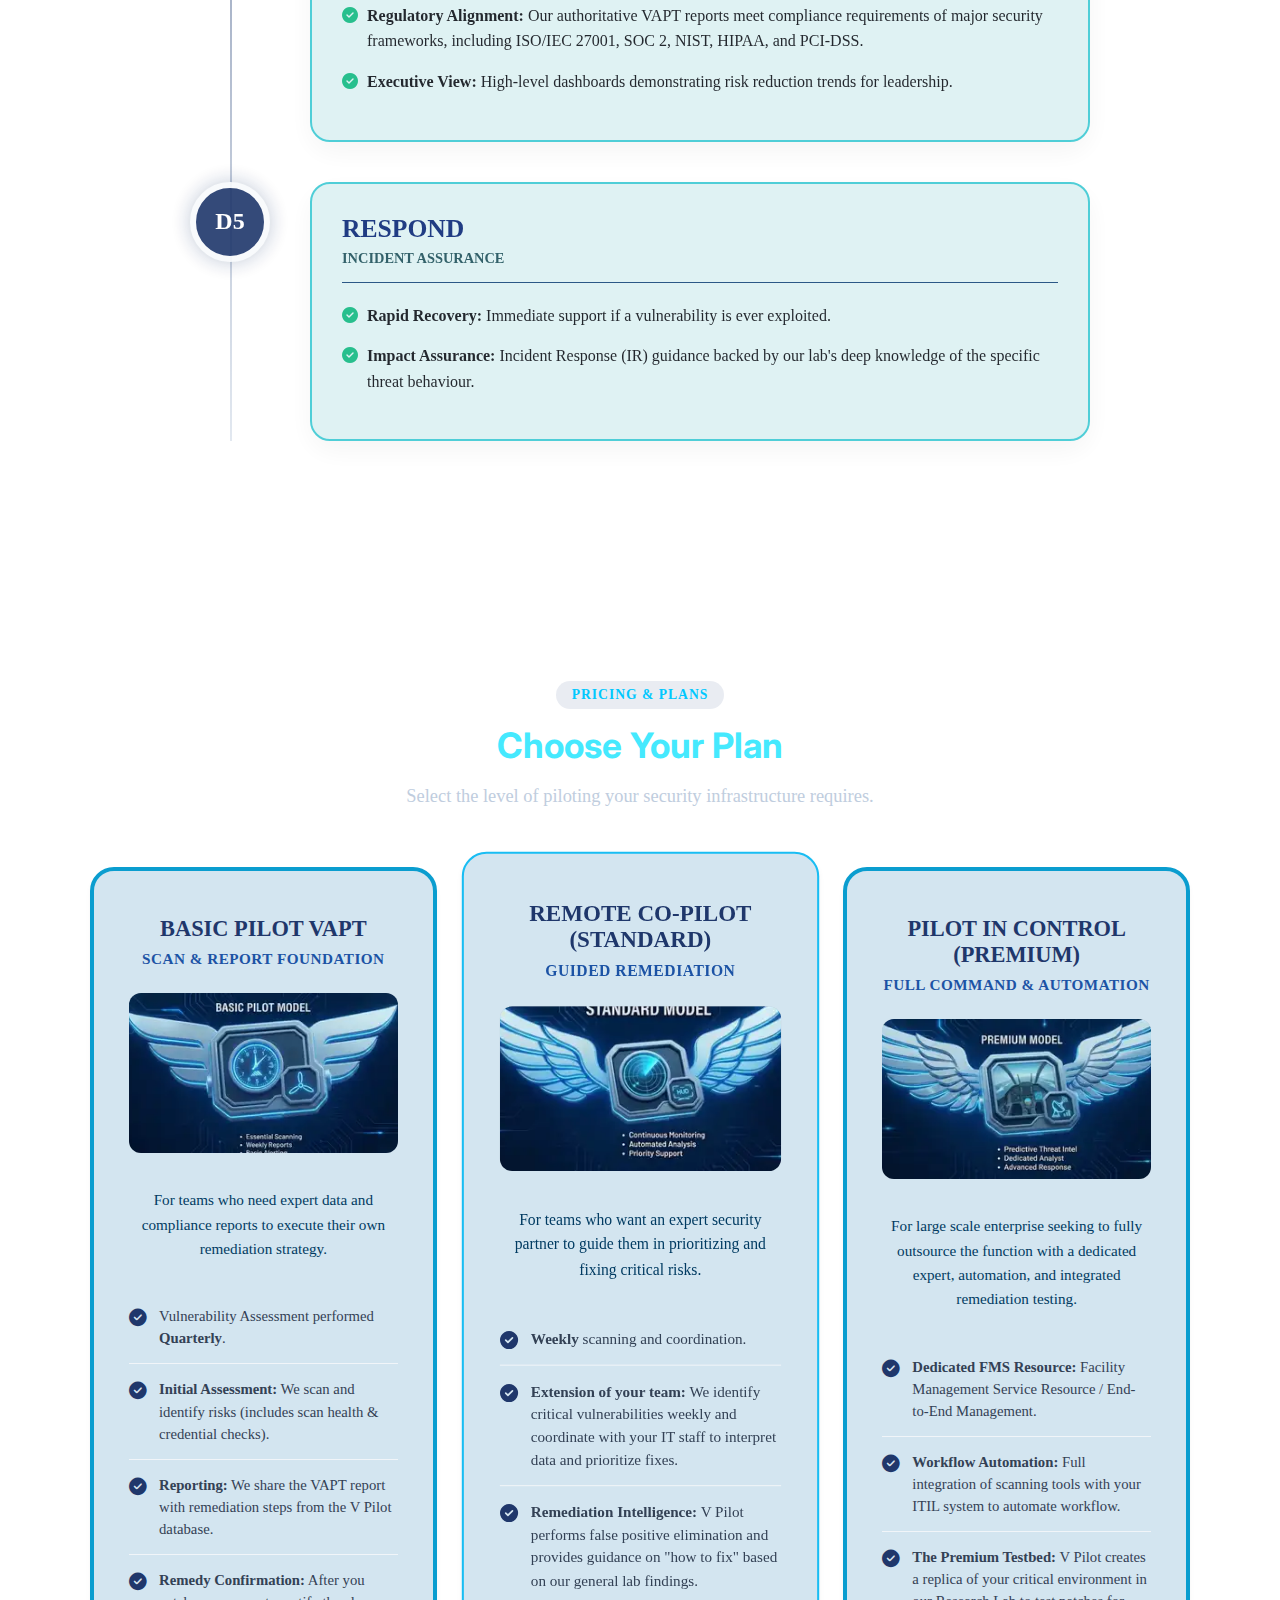
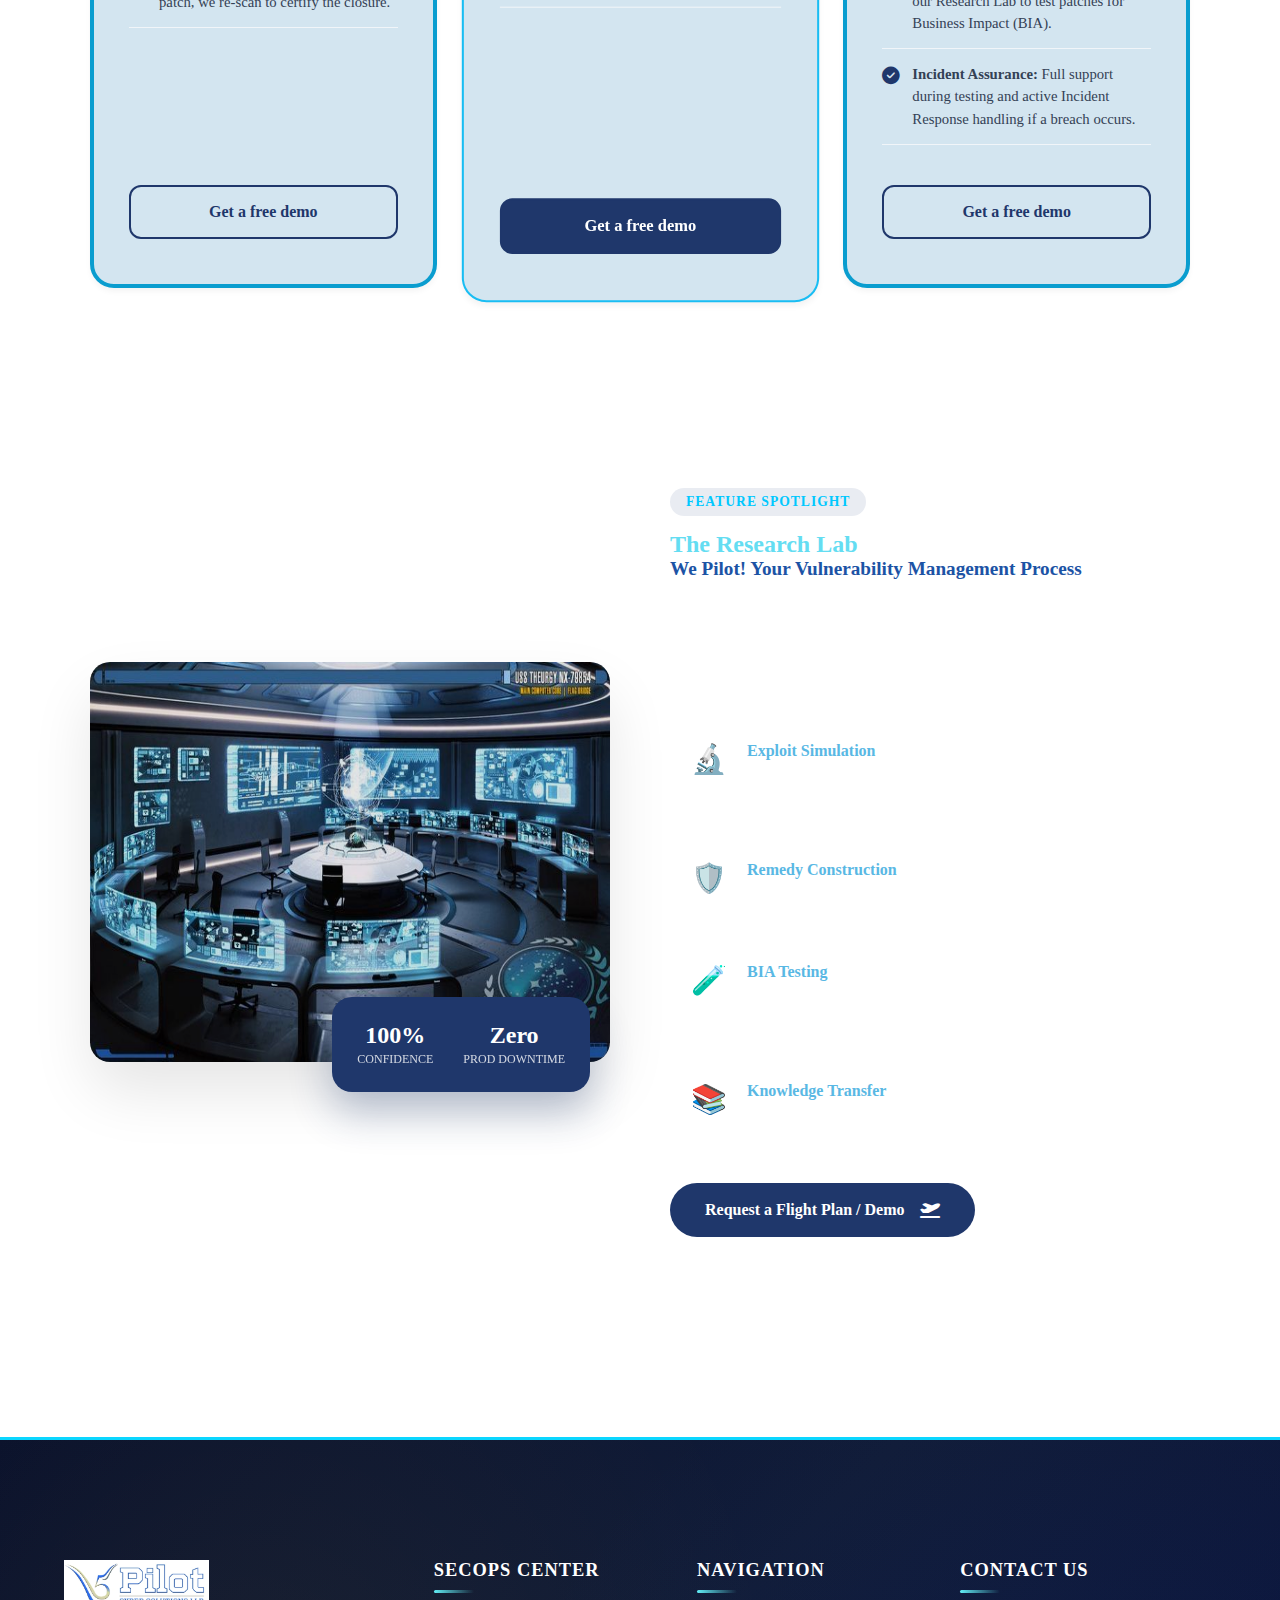
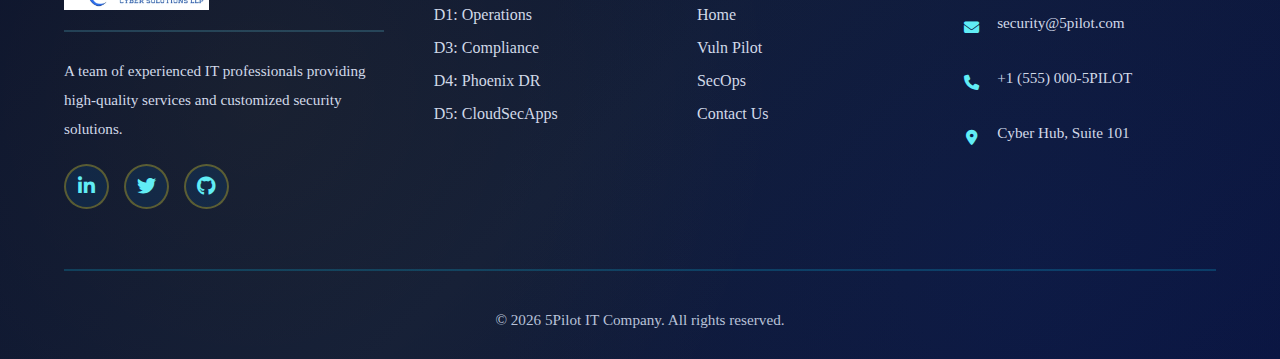
<file: vuln_pilot.html>
<!DOCTYPE html>
<html lang="en">
<head>
    <meta charset="UTF-8">
    <meta name="viewport" content="width=device-width, initial-scale=1.0">
    <title>V-Pilot Cyber Solutions</title>
    <link rel="stylesheet" href="shared-styles.css">
    <link rel="stylesheet" href="vuln_pilot.css">
   
    <link href="https://fonts.googleapis.com/css2?family=Inter:wght@400;500;600;700&display=swap" rel="stylesheet">
    <link rel="stylesheet" href="https://cdnjs.cloudflare.com/ajax/libs/font-awesome/6.5.1/css/all.min.css">
</head>
<body>
    <nav class="custom-navbar">
        <div class="nav-brand">
            <a href="index.html">
                <img src="images/logo.webp" alt="5Pilot Logo">
            </a>
        </div>

        <input type="checkbox" id="nav-check">
        <label for="nav-check" class="nav-toggler">
            <span></span>
            <span></span>
            <span></span>
        </label>

        <ul class="nav-menu">
            <li><a href="index.html">Home</a></li>
            <li><a href="vuln_pilot.html">Vuln Pilot</a></li>
            
            <li class="nav-dropdown">
                <a href="javascript:void(0)" class="dropdown-trigger">
                    SecOps Center <i class="fas fa-chevron-down"></i>
                </a>
                <ul class="dropdown-menu">
                    <li><a href="Operations.html">D1: Operations</a></li>
                    <li><a href="Compliance.html">D3: Compliance</a></li>
                    <li><a href="Phoenix_DR.html">D4: Phoenix DR</a></li>
                    <li><a href="CloudSecApps.html">D5: CloudSecApps</a></li>
                </ul>
            </li>
            
            <li><a href="SecOps.html">SecOps</a></li>
            <li><a href="Contact_Us.html">Contact Us</a></li>
            <li><a href="project_developer.html">Project Developer</a></li>
        </ul>
    </nav>


   <!-- <img src="images/vull.jpg" alt="Description of image" height="150px" width="100%"> -->
    <div class="banner-container">
        <img src="images/vull.jpg" alt="Vulnerability Pilot Banner" class="banner-image">
        
        <div class="overlay-text">
            Vuln Pilot
        </div>
    </div>

    <section class="content-detail-section">
    <div class="content-container">
        <div class="intro-block">
            <h2>Expert Navigation from Discovery to Remediation</h2>
            <p class="main-para">
                <strong>V Pilot Cyber Solutions</strong> offers a standardized Vulnerability Management as a Service (VMaaS) solution. 
                We transcend conventional scanning services by implementing the <strong>5D Cyber Solutions Approach</strong> - 
                a systematic vulnerability handling framework aligned with international standard <strong>ISO/IEC 30111:2019</strong> 
                to secure your entire technology infrastructure.
            </p>
        </div>

        <div class="value-prop-grid">
            <div class="value-card">
                <h3>Actionable Security Outcomes</h3>
                <p>We don't just deliver reports; we deliver results. By combining our proprietary research lab, automated workflows, and expert "Pilots," we eliminate the complexity and cost of building an in-house vulnerability management program.</p>
            </div>
            <div class="value-card">
                <h3>Our Core Value Proposition</h3>
                <p>By combining <strong>V Pilot’s proprietary Research Lab</strong> for Business Impact Analysis (BIA) testing and <strong>Automated Workflows</strong> between your IT team and our security experts, we eliminate capital expenditure and specialized staffing requirements.</p>
            </div>
        </div>
    </div>
</section>


    <div class="image-wrapper">
        <img src="images/vulnpilot.webp" alt="V-Pilot Solutions" class="floating-image">
    </div>

    <section class="approach-section">
    <div class="content-container">
        <div class="intro-block">
            <span class="badge">Our Framework</span>
            <h2>5-Dimensional Solutions Approach</h2>
            <p class="main-para">Vulnerability Management, Expertly Piloted</p>
        </div>

        <div class="timeline-container">
            <div class="timeline-item">
                <div class="timeline-number">D1</div>
                <div class="timeline-content">
                    <div class="timeline-header">
                        <h3>SETUP</h3>
                        <span class="tagline">Implement & Integrate</span>
                    </div>
                    <ul class="detail-list">
                        <li><strong>Asset Mapping:</strong> Defining the targets scope by identifying all digital assets (IPs, Cloud, Endpoints).</li>
                        <li><strong>ITIL Integration:</strong> Seamless connection with your ITSM tools (Jira, ServiceNow) to turn security findings into automated operational tickets.</li>
                    </ul>
                </div>
            </div>

            <div class="timeline-item">
                <div class="timeline-number">D2</div>
                <div class="timeline-content">
                    <div class="timeline-header">
                        <h3>ASSESS</h3>
                        <span class="tagline">Periodic Scanning</span>
                    </div>
                    <ul class="detail-list">
                        <li><strong>Precision Scheduling:</strong> Smart management of scan windows to ensure zero business disruption.</li>
                        <li><strong>Scanner Health Checks:</strong> Continuous monitoring of scanner connectivity and performance.</li>
                        <li><strong>Credential Management:</strong> Rigorous validation of scanning credentials to ensure deep, authenticated access across your infrastructure.</li>
                    </ul>
                </div>
            </div>

            <div class="timeline-item">
                <div class="timeline-number">D3</div>
                <div class="timeline-content">
                    <div class="timeline-header">
                        <h3>MANAGE</h3>
                        <span class="tagline">Remediation Intelligence</span>
                    </div>
                    <ul class="detail-list">
                        <li><strong>False Positive Elimination:</strong> Our experts manually validate scan results to filter out the noise.</li>
                        <li><strong>The V Pilot Lab:</strong> Leveraging our Research Testbed to analyze confirmed vulnerabilities.</li>
                        <li><strong>Validated Remedies:</strong> We don't just say "fix it." We provide the patch, the workaround, and the exact steps—pre-validated by our experts.</li>
                    </ul>
                </div>
            </div>

            <div class="timeline-item">
                <div class="timeline-number">D4</div>
                <div class="timeline-content">
                    <div class="timeline-header">
                        <h3>COMPLY</h3>
                        <span class="tagline">Audit-Ready Reporting</span>
                    </div>
                    <ul class="detail-list">
                        <li><strong>Regulatory Alignment:</strong> Our authoritative VAPT reports meet compliance requirements of major security frameworks, including ISO/IEC 27001, SOC 2, NIST, HIPAA, and PCI-DSS.</li>
                        <li><strong>Executive View:</strong> High-level dashboards demonstrating risk reduction trends for leadership.</li>
                    </ul>
                </div>
            </div>

            <div class="timeline-item">
                <div class="timeline-number">D5</div>
                <div class="timeline-content">
                    <div class="timeline-header">
                        <h3>RESPOND</h3>
                        <span class="tagline">Incident Assurance</span>
                    </div>
                    <ul class="detail-list">
                        <li><strong>Rapid Recovery:</strong> Immediate support if a vulnerability is ever exploited.</li>
                        <li><strong>Impact Assurance:</strong> Incident Response (IR) guidance backed by our lab's deep knowledge of the specific threat behaviour.</li>
                    </ul>
                </div>
            </div>
        </div>
    </div>
</section>



    <section class="pricing-section">
    <div class="content-container">
        <div class="intro-block">
            <span class="badge">Pricing & Plans</span>
            <h2>Choose Your Plan</h2>
            <p class="main-para">Select the level of piloting your security infrastructure requires.</p>
        </div>

        <div class="pricing-grid">
            <div class="plan-card">
                <div class="plan-header">
                    <h3>BASIC PILOT VAPT</h3>
                    <div class="plan-tagline">Scan & Report Foundation</div>
                </div>
                <div class="plan-image">
                    <img src="images/plan1.webp" alt="Basic Pilot Monitoring">
                </div>
                <div class="plan-intro">
                    For teams who need expert data and compliance reports to execute their own remediation strategy.
                </div>
                <ul class="plan-features">
                    <li>Vulnerability Assessment performed <strong>Quarterly</strong>.</li>
                    <li><strong>Initial Assessment:</strong> We scan and identify risks (includes scan health & credential checks).</li>
                    <li><strong>Reporting:</strong> We share the VAPT report with remediation steps from the V Pilot database.</li>
                    <li><strong>Remedy Confirmation:</strong> After you patch, we re-scan to certify the closure.</li>
                </ul>
                <div class="btn-wrapper">
                    <a href="Contact_Us.html" class="plan-btn">Get a free demo</a>
                </div>
            </div>

            <div class="plan-card featured">
                <!-- <div class="popular-badge">Best Value</div> -->
                <div class="plan-header">
                    <h3>REMOTE CO-PILOT (STANDARD)</h3>
                    <div class="plan-tagline">Guided Remediation</div>
                </div>
                <div class="plan-image">
                    <img src="images/plan2.webp" alt="Basic Pilot Monitoring">
                </div>
                <div class="plan-intro">
                    For teams who want an expert security partner to guide them in prioritizing and fixing critical risks.
                </div>
                <ul class="plan-features">
                    <li><strong>Weekly</strong> scanning and coordination.</li>
                    <li><strong>Extension of your team:</strong> We identify critical vulnerabilities weekly and coordinate with your IT staff to interpret data and prioritize fixes.</li>
                    <li><strong>Remediation Intelligence:</strong> V Pilot performs false positive elimination and provides guidance on "how to fix" based on our general lab findings.</li>
                </ul>
                <div class="btn-wrapper">
                    <a href="Contact_Us.html" class="plan-btn featured-btn">Get a free demo</a>
                </div>
            </div>

            <div class="plan-card">
                <div class="plan-header">
                    <h3>PILOT IN CONTROL (PREMIUM)</h3>
                    <div class="plan-tagline">Full Command & Automation</div>
                </div>
                <div class="plan-image">
                    <img src="images/plan3.webp" alt="Basic Pilot Monitoring">
                </div>
                <div class="plan-intro">
                    For large scale enterprise seeking to fully outsource the function with a dedicated expert, automation, and integrated remediation testing.
                </div>
                <ul class="plan-features">
                    <li><strong>Dedicated FMS Resource:</strong> Facility Management Service Resource / End-to-End Management.</li>
                    <li><strong>Workflow Automation:</strong> Full integration of scanning tools with your ITIL system to automate workflow.</li>
                    <li><strong>The Premium Testbed:</strong> V Pilot creates a replica of your critical environment in our Research Lab to test patches for Business Impact (BIA).</li>
                    <li><strong>Incident Assurance:</strong> Full support during testing and active Incident Response handling if a breach occurs.</li>
                </ul>
                <div class="btn-wrapper">
                    <a href="Contact_Us.html" class="plan-btn">Get a free demo</a>
                </div>
            </div>
        </div>
    </div>
</section>

<section class="lab-section">
    <div class="content-container">
        <div class="lab-wrapper">
            <div class="lab-visual">
                <div class="lab-card-overlay">
                    <div class="status-pulse"></div>
                    <span>LIVE LAB SIMULATION</span>
                </div>
                <img src="images/lab.jpg" alt="V-Pilot Research Lab" class="lab-main-img">
                <div class="lab-stats">
                    <div class="stat-item">
                        <span class="stat-num">100%</span>
                        <span class="stat-label">Confidence</span>
                    </div>
                    <div class="stat-item">
                        <span class="stat-num">Zero</span>
                        <span class="stat-label">Prod Downtime</span>
                    </div>
                </div>
            </div>

            <div class="lab-text">
                <span class="badge">Feature Spotlight</span>
                <h2>The Research Lab</h2>
                <p class="tagline-large">We Pilot! Your Vulnerability Management Process</p>
                <p class="lab-desc">
                    The biggest fear in patching is <strong>breaking production</strong>. We eliminate that fear. 
                    Vulnerability Pilot operates a dedicated Research Lab Datacenter separate from your live network.
                </p>

                <div class="workflow-container">
                    <div class="workflow-item">
                        <div class="workflow-icon">🔬</div>
                        <div class="workflow-info">
                            <h4>Exploit Simulation</h4>
                            <p>We replicate critical threats in our sandbox to measure the real <strong>"Blast Radius."</strong></p>
                        </div>
                    </div>

                    <div class="workflow-item">
                        <div class="workflow-icon">🛡️</div>
                        <div class="workflow-info">
                            <h4>Remedy Construction</h4>
                            <p>We engineer and test workarounds when official patches aren't ready.</p>
                        </div>
                    </div>

                    <div class="workflow-item">
                        <div class="workflow-icon">🧪</div>
                        <div class="workflow-info">
                            <h4>BIA Testing</h4>
                            <p>We deploy fixes in our testbed first to ensure they are compatible with business operations.</p>
                        </div>
                    </div>

                    <div class="workflow-item">
                        <div class="workflow-icon">📚</div>
                        <div class="workflow-info">
                            <h4>Knowledge Transfer</h4>
                            <p>Verified solutions are pushed to your team with 100% confidence.</p>
                        </div>
                    </div>
                </div>

                <a href="Contact_Us.html" class="flight-plan-btn">
                    Request a Flight Plan / Demo
                    <i class="fas fa-plane-departure"></i>
                </a>
            </div>
        </div>
    </div>
</section>





<footer class="footer">
    <div class="footer-container">
        <div class="footer-main">
            <div class="footer-col brand">
                <div class="logo">
                    <img src="images/logo.webp" alt="Logo">
                </div>
                <p class="footer-desc">
                    A team of experienced IT professionals providing high-quality services and customized security solutions.
                </p>
                <div class="social-links">
                    <a href="#"><i class="fab fa-linkedin-in"></i></a>
                    <a href="#"><i class="fab fa-twitter"></i></a>
                    <a href="#"><i class="fab fa-github"></i></a>
                </div>
            </div>

            <div class="footer-col">
                <h4 class="footer-title">SecOps Center</h4>
                <ul class="footer-links">
                    <li><a href="Operations.html">D1: Operations</a></li>
                    <li><a href="Compliance.html">D3: Compliance</a></li>
                    <li><a href="Phoenix_DR.html">D4: Phoenix DR</a></li>
                    <li><a href="CloudSecApps.html">D5: CloudSecApps</a></li>
                </ul>
            </div>

            <div class="footer-col">
                <h4 class="footer-title">Navigation</h4>
                <ul class="footer-links">
                    <li><a href="index.html">Home</a></li>
                    <li><a href="vuln_pilot.html">Vuln Pilot</a></li>
                    <li><a href="SecOps.html">SecOps</a></li>
                    <li><a href="Contact_Us.html">Contact Us</a></li>
                </ul>
            </div>

            <div class="footer-col">
                <h4 class="footer-title">Contact Us</h4>
                <ul class="contact-info">
                    <li><i class="fas fa-envelope"></i> security@5pilot.com</li>
                    <li><i class="fas fa-phone"></i> +1 (555) 000-5PILOT</li>
                    <li><i class="fas fa-map-marker-alt"></i> Cyber Hub, Suite 101</li>
                </ul>
            </div>
        </div>

        <div class="footer-bottom">
            <p>&copy; 2026 5Pilot IT Company. All rights reserved.</p>
            
        </div>
    </div>
</footer>

   <script>
    document.addEventListener('DOMContentLoaded', () => {
    const dropdownTrigger = document.querySelector('.dropdown-trigger');
    const parentLi = document.querySelector('.nav-dropdown');

    dropdownTrigger.addEventListener('click', (e) => {
        // Only run toggle logic on mobile (width <= 768)
        if (window.innerWidth <= 768) {
            e.preventDefault();
            parentLi.classList.toggle('active');
        }
    });
});
</script>
</body>
</html>
</file>
<file: shared-styles.css>
/* ==================== SHARED STYLES & ANIMATIONS ==================== */

:root {
  --bg-dark: #ffffff;
  --accent: #1f376b; /* Vibrant Blue */
  --text-main: #1c53a5;
  --text-muted: #7d90aa;
  --nav-height: 90px;
  --shadow: 0 10px 15px -3px rgba(0, 0, 0, 0.1), 0 4px 6px -2px rgba(0, 0, 0, 0.05);
}

* {
  margin: 0;
  padding: 0;
  box-sizing: border-box;
  font-family: Cambria, Cochin, Georgia, Times, 'Times New Roman', serif;
}

body {
  /* background-color: #f8fafc; */
   background-image: url('images/backgimg.jpg');
  background-repeat: no-repeat;
  background-position: center center;
  background-size: cover;
  background-attachment: fixed;
}

/* ==================== ANIMATIONS ==================== */

@keyframes fadeInUp {
  from {
    opacity: 0;
    transform: translateY(30px);
    backface-visibility: hidden;
    perspective: 1000px;
  }
  to {
    opacity: 1;
    transform: translateY(0);
    backface-visibility: hidden;
  }
}

@keyframes slideInFromLeft {
  from {
    opacity: 0;
    transform: translateX(-50px);
    backface-visibility: hidden;
  }
  to {
    opacity: 1;
    transform: translateX(0);
    backface-visibility: hidden;
  }
}

@keyframes slideInFromRight {
  from {
    opacity: 0;
    transform: translateX(50px);
    backface-visibility: hidden;
  }
  to {
    opacity: 1;
    transform: translateX(0);
    backface-visibility: hidden;
  }
}

@keyframes pulse {
  0%, 100% {
    opacity: 1;
  }
  50% {
    opacity: 0.7;
  }
}

@keyframes glow {
  0%, 100% {
    box-shadow: 0 0 5px rgba(31, 55, 107, 0.3);
  }
  50% {
    box-shadow: 0 0 20px rgba(37, 99, 235, 0.5);
  }
}

@keyframes shimmer {
  0% {
    background-position: -1000px 0;
  }
  100% {
    background-position: 1000px 0;
  }
}

@keyframes scaleIn {
  from {
    opacity: 0;
    transform: scale(0.95);
    backface-visibility: hidden;
  }
  to {
    opacity: 1;
    transform: scale(1);
    backface-visibility: hidden;
  }
}

@keyframes float {
  0%, 100% {
    transform: translateY(0px);
  }
  50% {
    transform: translateY(-10px);
  }
}

@keyframes titleBounce {
  0%, 100% {
    transform: translateY(0);
  }
  50% {
    transform: translateY(-2px);
  }
}

/* ==================== NAVBAR STYLES ==================== */

       /* Base Styles */
.custom-navbar {
    display: flex;
    justify-content: space-between;
    align-items: center;
    font-family: Georgia, 'Times New Roman', Times, serif;
    font-size: 16px;
    padding: 1rem 3%;
    /* background: linear-gradient(135deg, #131d42 0%, #111c38 50%, #0a143e 100%); */
    background-color: #052749;
    background-image: linear-gradient(315deg, #024384 0%, #001d3c 74%);

    color: #ffffff;
    position: sticky;
    top: 0;
    z-index: 1000;
    border-bottom: 1px solid #80c8f8;
    box-shadow: 0 4px 20px rgba(110, 155, 174, 0.3);
    backdrop-filter: blur(10px);

}

.nav-brand img { height: 45px; }

.nav-menu {
    display: flex;
    list-style: none;
    gap: 20px;

}
.nav-menu li {
    position: relative;
    filter: drop-shadow(1px 1px 20px rgb(165, 209, 245));

}

.nav-menu a {
    color: #d0d8f4;
    text-decoration: none;
    padding: 10px 16px;
    border-radius: 6px;
    font-weight: 500;
    transition: all 0.3s ease;
    position: relative;

    
}
.nav-menu a:hover {
    color: #e5ebec;
    background: rgba(78, 109, 194, 0.1);
    box-shadow: 0 0 15px rgba(92, 189, 215, 0.3);
}



.dropdown-menu {
    position: absolute;
    top: 100%;
    left: 0;
    background-color: #003366;
    background-image: linear-gradient(315deg, #064687 0%, #1a1a2e 74%);
    color: #ffffff;
    line-height: 20px;
    min-width: 200px;
    display: none; /* Hidden by default */
    list-style: none;
    padding: 10px 0;
    border-radius: 8px;
    box-shadow: 0 1px 10px rgba(13, 140, 156, 0.3);
    border: 1px solid rgba(10, 198, 255, 0.2);
    /* backdrop-filter: blur(5px); */
}


.dropdown-menu li a {
    padding: 12px 20px;
    display: block;
    color: #e0e7ff;
    transition: all 0.3s ease;
}
.dropdown-menu li a:hover {
    background: rgba(55, 99, 110, 0.15);
    color: #b8dbe3;
    padding-left: 25px;
}


/* Desktop: Show dropdown on hover */
.nav-dropdown:hover .dropdown-menu {
    display: block;
}

/* Mobile: Show dropdown when active class is toggled */
.nav-dropdown.active .dropdown-menu {
    display: block !important;
}

/* Mobile View Styles (768px) */
#nav-check { display: none; }

@media (max-width: 768px) {
    .nav-toggler {
        display: flex;
        flex-direction: column;
        gap: 5px;
        cursor: pointer;
    }

    .nav-toggler span {
        width: 25px;
        height: 3px;
        background: #48b3f5;
        transition: 0.3s;
    }

    .nav-menu {
        position: absolute;
        top: 100%;
        left: 0;
        width: 100%;
        background-color: #052749;
        background-image: linear-gradient(315deg, #024384 0%, #001d3c 74%);
        border-bottom: 1px solid #80c8f8;
        color: #ffffff;
        flex-direction: column;
        gap: 0;
        max-height: 0;
        overflow: hidden;
        transition: 0.4s ease-in-out;
        text-align: left;
       
        box-shadow: 0 2px 5px rgba(110, 155, 174, 0.3);
      
    }

    .nav-menu li {
        width: 100%;
        
    }

    .nav-menu li a {
        padding: 15px 5%;
        display: block;
    }

    /* Open Menu when Checkbox is checked */
    #nav-check:checked ~ .nav-menu {
        max-height: 500px; /* Adjust based on content */
    }
    .nav-menu li a:hover {
        background: #004172;
    }

    /* Mobile Dropdown Logic */
    .dropdown-menu {
        position: static;
        background-color: #003366;
        background-image: linear-gradient(315deg, #064687 0%, #1a1a2e 74%);
        display: none; /* JS will toggle this */
        width: 50%;
        margin-left: 30px;
    }
    
   
}
/* ==================== FOOTER STYLES ==================== */

/* --- Clean & Attractive Footer --- */
.footer {
    background: linear-gradient(135deg, #08102d 0%, #111c38 50%, #0a143e 100%);
    color: #e9ecf0;
    padding: 100px 0 0 0;
    margin-top: 100px;
    width: 100%;
    border-top: 3px solid #0ad6ff;
    position: relative;
    overflow: hidden;
}

.footer::before {
    content: '';
    position: absolute;
    top: 0;
    left: 0;
    right: 0;
    bottom: 0;
    background: radial-gradient(circle at 20% 50%, rgba(255, 214, 10, 0.05) 0%, transparent 50%),
                radial-gradient(circle at 80% 80%, rgba(37, 99, 235, 0.05) 0%, transparent 50%);
    pointer-events: none;
}

.footer-container {
    width: 90%;
    max-width: 1200px;
    margin: 0 auto;
    position: relative;
    z-index: 1;
}

.footer-main {
    display: grid;
    grid-template-columns: 1.5fr 1fr 1fr 1.2fr;
    gap: 50px;
    padding-bottom: 60px;
    padding-top: 20px;
    align-items: start;
}

/* Ensure the footer logo isn't too huge and aligns left */
.footer-col.brand .logo {
    justify-content: flex-start;
    margin-bottom: 25px;
    display: flex;
    align-items: center;
    padding-bottom: 20px;
    border-bottom: 2px solid rgba(107, 223, 243, 0.2);
}
.logo img {
    height: 50px;
}

.footer-title {
    font-size: 1.15rem;
    margin-bottom: 25px;
    font-weight: 700;
    color: #ffffff;
    position: relative;
    text-transform: uppercase;
    letter-spacing: 1px;
}

.footer-title::after {
    content: '';
    position: absolute;
    left: 0;
    bottom: -12px;
    width: 40px;
    height: 3px;
    background: linear-gradient(90deg, #61edf5 0%, rgba(97, 237, 245, 0) 100%);
    border-radius: 2px;
}

.footer-desc {
    color: #d1d9e8;
    line-height: 1.9;
    margin-bottom: 20px;
    font-size: 0.95rem;
    font-weight: 400;
}

.footer-links, .contact-info {
    list-style: none;
    padding: 0;
}

.footer-links li, .contact-info li {
    margin-bottom: 15px;
}

.footer-links a {
    color: #d1d9e8;
    text-decoration: none;
    transition: all 0.3s ease;
    display: inline-block;
    position: relative;
}

.footer-links a::after {
    content: '';
    position: absolute;
    bottom: -2px;
    left: 0;
    width: 0;
    height: 2px;
    background: #61edf5;
    transition: width 0.3s ease;
}

.footer-links a:hover {
    color: #61edf5;
    transform: translateX(5px);
}

.footer-links a:hover::after {
    width: 100%;
}

.contact-info li {
    display: flex;
    gap: 15px;
    color: #d1d9e8;
    font-size: 0.95rem;
    align-items: flex-start;
    transition: all 0.3s ease;
    padding: 8px 0;
}

.contact-info i {
    color: #61edf5;
    width: 22px;
    height: 22px;
    display: flex;
    align-items: center;
    justify-content: center;
    margin-top: 2px;
}

.social-links {
    display: flex;
    gap: 15px;
}

.social-links a {
    width: 45px;
    height: 45px;
    background: rgba(10, 149, 255, 0.1);
    display: flex;
    align-items: center;
    justify-content: center;
    border-radius: 50%;
    color: #61edf5;
    transition: all 0.3s cubic-bezier(0.175, 0.885, 0.32, 1.275);
    text-decoration: none;
    border: 2px solid rgba(255, 214, 10, 0.3);
    font-size: 1.2rem;
}

.social-links a:hover {
    background: #55b6c8;
    color: #1f376b;
    transform: translateY(-8px) scale(1.15);
    box-shadow: 0 10px 30px rgba(10, 210, 255, 0.5);
    border-color: #2ac0c5;
}

.footer-bottom {
    border-top: 2px solid rgba(10, 210, 255, 0.2);
    padding: 40px 0 30px 0;
    display: flex;
    justify-content: center; 
    align-items: center;
    text-align: center;
    font-size: 0.95rem;
    color: #b8c2d8;
    /* background: rgba(0, 0, 0, 0.2); */
}

/* --- Media Queries --- */
@media (max-width: 992px) {
    .footer-main {
        grid-template-columns: 1fr 1fr;
    }
}

@media (max-width: 768px) {
  
    .footer-main {
        grid-template-columns: 1fr;
        text-align: center;
    }
    .footer-col.brand .logo {
        justify-content: center;
    }
    .footer-title::after {
        left: 50%;
        transform: translateX(-50%);
    }
    .contact-info li {
        justify-content: center;
    }
    .social-links {
        justify-content: center;
    }
    .footer-bottom {
        flex-direction: column;
        gap: 15px;
    }
}

/* ==================== PAGE CONTENT ANIMATIONS ==================== */

.page-title {
  font-size: 2.5rem;
  font-weight: 700;
  color: var(--text-main);
  margin-bottom: 20px;
  animation: fadeInUp 0.8s ease-out 0.2s both;
}

.page-title .highlight {
  color: var(--secondary-blue);
  position: relative;
  animation: titleBounce 2s ease-in-out infinite;
}

.page-subtitle {
  font-size: 1.1rem;
  color: var(--text-muted);
  line-height: 1.8;
  margin-bottom: 30px;
  animation: fadeInUp 0.8s ease-out 0.3s both;
}

.section-title {
  font-size: 2rem;
  font-weight: 700;
  color: var(--text-main);
  margin-bottom: 15px;
  animation: fadeInUp 0.8s ease-out both;
}

.content-card {
  background: white;
  border-radius: 12px;
  padding: 30px;
  margin-bottom: 25px;
  box-shadow: 0 4px 15px rgba(0, 0, 0, 0.08);
  transition: all 0.4s cubic-bezier(0.34, 1.56, 0.64, 1);
  animation: scaleIn 0.6s ease-out;
  border-left: 4px solid var(--accent);
  will-change: transform, box-shadow;
}

.content-card:hover {
  transform: translateY(-5px);
  box-shadow: 0 12px 25px rgba(37, 99, 235, 0.15);
}

.content-card h3 {
  color: var(--accent);
  margin-bottom: 12px;
  animation: fadeInUp 0.6s ease-out 0.1s both;
}

.content-card p {
  color: var(--text-muted);
  line-height: 1.8;
  animation: fadeInUp 0.6s ease-out 0.2s both;
}

.btn-primary,
.btn-secondary {
  padding: 12px 28px;
  border-radius: 8px;
  text-decoration: none;
  font-weight: 600;
  font-size: 0.95rem;
  transition: all 0.3s ease;
  display: inline-block;
  position: relative;
  overflow: hidden;
  animation: slideInFromLeft 0.8s ease-out 0.4s both;
}

.btn-primary {
  background: linear-gradient(135deg, var(--primary-blue), var(--secondary-blue));

  box-shadow: 0 6px 20px rgba(37, 99, 235, 0.3);
}

.btn-primary:hover {
  transform: translateY(-3px);
  box-shadow: 0 10px 30px rgba(37, 99, 235, 0.4);
}

.btn-secondary {
  background-color: transparent;
  color: var(--secondary-blue);
  border: 2px solid var(--secondary-blue);
  animation: slideInFromRight 0.8s ease-out 0.5s both;
}

.btn-secondary:hover {
  background-color: var(--secondary-blue);
  color: white;
  transform: translateY(-3px);
}

/* ==================== LIST ANIMATIONS ==================== */

ul.animated-list,
ol.animated-list {
  list-style: none;
}

ul.animated-list li,
ol.animated-list li {
  margin: 15px 0;
  padding-left: 30px;
  position: relative;
  animation: fadeInUp 0.6s ease-out both;
  line-height: 1.8;
  color: var(--text-muted);
}

ul.animated-list li:nth-child(1) { animation-delay: 0.1s; }
ul.animated-list li:nth-child(2) { animation-delay: 0.15s; }
ul.animated-list li:nth-child(3) { animation-delay: 0.2s; }
ul.animated-list li:nth-child(4) { animation-delay: 0.25s; }
ul.animated-list li:nth-child(5) { animation-delay: 0.3s; }

ul.animated-list li::before {
  content: '✓';
  position: absolute;
  left: 0;
  color: var(--secondary-blue);
  font-weight: bold;
  font-size: 1.2rem;
  animation: scaleIn 0.4s ease-out 0.2s both;
}

/* ==================== RESPONSIVE DESIGN ==================== */

@media (max-width: 992px) {
  .footer-container {
    grid-template-columns: 1fr 1fr;
    gap: 30px;
  }
}

@media (max-width: 768px) {
  :root {
    --nav-height: 70px;
  }

  body {
    font-size: 14px;
  }

  .page-title {
    font-size: 1.8rem;
    margin: 20px 0;
  }

  .section-title {
    font-size: 1.5rem;
    margin: 20px 0;
  }

  .content-card {
    padding: 20px;
    margin: 15px 0;
  }

  /* HERO SECTION MOBILE */
  .hero {
    padding: 60px 20px;
    min-height: 400px;
  }

  .hero-content {
    padding: 20px;
  }

  .hero-title {
    font-size: 1.8rem;
    margin-bottom: 15px;
  }

  .hero-subtitle {
    font-size: 0.95rem;
    margin-bottom: 20px;
  }

  .hero-btns {
    display: flex;
    flex-direction: column;
    gap: 10px;
  }

  .hero-btns a {
    width: 100%;
    text-align: center;
    padding: 12px 20px;
    font-size: 0.9rem;
  }

  /* FEATURES GRID MOBILE */
  .features-grid {
    grid-template-columns: 1fr;
    gap: 15px;
  }

  .feature-card {
    padding: 20px;
  }

  .feature-card h3 {
    font-size: 1.1rem;
  }

  .feature-card p {
    font-size: 0.9rem;
  }

  /* BUTTONS MOBILE */
  .btn-primary,
  .btn-secondary,
  .btn-text {
    font-size: 0.9rem;
    padding: 10px 16px;
    border-radius: 6px;
    display: inline-block;
  }

  .btn-primary {
    width: 100%;
    text-align: center;
  }

  .btn-secondary {
    width: 100%;
    text-align: center;
    margin-top: 10px;
  }

  /* FOOTER MOBILE */
  .footer-container {
    grid-template-columns: 1fr;
    gap: 20px;
    padding: 30px 15px;
    text-align: center;
  }

  .footer-column {
    text-align: center;
    display: flex;
    flex-direction: column;
    align-items: center;
  }

  .footer-column h3 {
    font-size: 1rem;
    margin-bottom: 15px;
  }

  .footer-column h3::after {
    left: 50%;
    transform: translateX(-50%);
  }

  .footer-column ul {
    display: flex;
    flex-direction: column;
    align-items: center;
  }

  .footer-column ul li {
    margin: 8px 0;
  }

  .footer-column a {
    font-size: 0.9rem;
  }

  .social-links {
    margin: 20px 0;
    justify-content: center;
    gap: 10px;
  }

  .social-links a {
    margin: 0;
    width: 36px;
    height: 36px;
  }

  .footer-bottom {
    font-size: 0.8rem;
    padding: 15px 15px;
  }

  /* FORM MOBILE */
  form {
    display: flex;
    flex-direction: column;
    gap: 12px;
  }

  input[type="text"],
  input[type="email"],
  textarea,
  select {
    width: 100%;
    padding: 12px 12px;
    font-size: 0.95rem;
  }

  /* GRID LAYOUTS MOBILE */
  [style*="grid-template-columns: repeat"]:not(.features-grid) {
    grid-template-columns: 1fr !important;
  }

  /* SECTIONS MOBILE */
  section {
    padding: 40px 15px !important;
  }

  main {
    padding: 20px 0 !important;
  }

  /* TEXT ALIGNMENT MOBILE */
 
  .features-container,
  .content-card {
    width: 100%;
  }

  /* ANIMATIONS ADJUSTMENT */
  @media (prefers-reduced-motion: reduce) {
    * {
      animation-duration: 0.01ms !important;
      animation-iteration-count: 1 !important;
      transition-duration: 0.01ms !important;
    }
  }
}

@media (max-width: 480px) {
  :root {
    --nav-height: 60px;
  }

  .navbar {
    padding: 0 8px;
    height: 60px;
  }

  .logo {
    font-size: 0.85rem;
  }

  .logo img {
    height: 30px;
    margin-right: 6px;
  }

  .page-title {
    font-size: 1.5rem;
  }

  .section-title {
    font-size: 1.3rem;
  }

  .hero-title {
    font-size: 1.5rem;
  }

  .hero-subtitle {
    font-size: 0.85rem;
  }

  .content-card {
    padding: 15px;
  }

  section {
    padding: 30px 12px !important;
  }

  input[type="text"],
  input[type="email"],
  textarea,
  select {
    padding: 10px;
    font-size: 16px;
  }

  .footer-container {
    padding: 20px 10px;
  }

  .social-links a {
    margin: 0 8px;
    font-size: 1.2rem;
  }
}
</file>
<file: index.css>
:root {
  --bg-dark: #ffffff;
  --accent: #73b6e5;
  --text-main: #ffffff;
  --text-muted: #cdd5ee;
  --shadow: 0 10px 15px -3px rgba(0, 0, 0, 0.1), 0 4px 6px -2px rgba(0, 0, 0, 0.05);
}

* { 
  margin: 0; 
  padding: 0; 
  box-sizing: border-box; 

}

body {
  /* background-color: #f8fafc; */
  background-image: url('images/backgimg.jpg');
  background-repeat: no-repeat;
  background-position: center center;
  background-size: cover;
  background-attachment: fixed;
}
       /* Base Styles */
.custom-navbar {
    display: flex;
    justify-content: space-between;
    align-items: center;
    font-family: Georgia, 'Times New Roman', Times, serif;
    font-size: 16px;
    padding: 1rem 3%;
    
    background-color: #052749;
    background-image: linear-gradient(315deg, #024384 0%, #001d3c 74%);
    border-bottom: 1px solid #80c8f8;
    color: #ffffff;
    position: sticky;
    top: 0;
    z-index: 1000;
   
    box-shadow: 0 4px 20px rgba(110, 155, 174, 0.3);
    backdrop-filter: blur(10px);

}

.nav-brand img { height: 45px; }

.nav-menu {
    display: flex;
    list-style: none;
    gap: 20px;

}
.nav-menu li {
    position: relative;
    filter: drop-shadow(1px 1px 20px rgb(165, 209, 245));

}

.nav-menu a {
    color: #d0d8f4;
    text-decoration: none;
    padding: 10px 16px;
    border-radius: 6px;
    font-weight: 500;
    transition: all 0.3s ease;
    position: relative;

    
}
.nav-menu a:hover {
    color: #e5ebec;
    background: rgba(78, 109, 194, 0.1);
    box-shadow: 0 0 15px rgba(92, 189, 215, 0.3);
}



.dropdown-menu {
    position: absolute;
    top: 100%;
    left: 0;
    background-color: #003366;
    background-image: linear-gradient(315deg, #064687 0%, #1a1a2e 74%);
    color: #ffffff;
    line-height: 20px;
    min-width: 200px;
    display: none; /* Hidden by default */
    list-style: none;
    padding: 10px 0;
    border-radius: 8px;
    box-shadow: 0 1px 10px rgba(13, 140, 156, 0.3);
    border: 1px solid rgba(10, 198, 255, 0.2);
    /* backdrop-filter: blur(5px); */
}


.dropdown-menu li a {
    padding: 12px 20px;
    display: block;
    color: #e0e7ff;
    transition: all 0.3s ease;
}
.dropdown-menu li a:hover {
    background: rgba(55, 99, 110, 0.15);
    color: #b8dbe3;
    padding-left: 25px;
}

/* Desktop: Show dropdown on hover */
.nav-dropdown:hover .dropdown-menu {
    display: block;
}

/* Mobile: Show dropdown when active class is toggled */
.nav-dropdown.active .dropdown-menu {
    display: block !important;
}

/* Mobile View Styles (768px) */
#nav-check { display: none; }

@media (max-width: 768px) {
    .nav-toggler {
        display: flex;
        flex-direction: column;
        gap: 5px;
        cursor: pointer;
    }

    .nav-toggler span {
        width: 25px;
        height: 3px;
        background: #48b3f5;
        transition: 0.3s;
    }

    .nav-menu {
        position: absolute;
        top: 100%;
        left: 0;
        width: 100%;
        background-color: #052749;
        background-image: linear-gradient(315deg, #024384 0%, #001d3c 74%);
        border-bottom: 1px solid #80c8f8;
        color: #ffffff;
        flex-direction: column;
        gap: 0;
        max-height: 0;
        overflow: hidden;
        transition: 0.4s ease-in-out;
        text-align: left;
        box-shadow: 0 2px 5px rgba(110, 155, 174, 0.3);
      
    }

    .nav-menu li {
        width: 100%;
        
    }

    .nav-menu li a {
        padding: 15px 5%;
        display: block;
    }

    /* Open Menu when Checkbox is checked */
    #nav-check:checked ~ .nav-menu {
        max-height: 500px; /* Adjust based on content */
    }
    .nav-menu li a:hover {
        background: #004172;
    }

    /* Mobile Dropdown Logic */
    .dropdown-menu {
        position: static;
        background-color: #003366;
        background-image: linear-gradient(315deg, #064687 0%, #1a1a2e 74%);
        display: none; /* JS will toggle this */
        width: 50%;
        margin-left: 30px;
    }
    
   
}
/* Hero Title & Content Animations */
.hero-title {
  animation: fadeInUp 0.8s ease-out 0.2s both;
}

.hero-subtitle {
  animation: fadeInUp 0.8s ease-out 0.4s both;
}

.hero-btns {
  animation: fadeInUp 0.8s ease-out 0.6s both;
}

.section-title {
  animation: fadeInUp 0.8s ease-out both;
}

.sub-heading {
  animation: fadeInUp 0.6s ease-out both;
}

.about-content {
  animation: slideInFromRight 0.8s ease-out;
}

.about-image {
  animation: slideInFromLeft 0.8s ease-out;
}

.feature-card {
  animation: scaleIn 0.6s ease-out;
}

.feature-card:nth-child(1) { animation-delay: 0.1s; }
.feature-card:nth-child(2) { animation-delay: 0.2s; }
.feature-card:nth-child(3) { animation-delay: 0.3s; }

/* Define Animations */
@keyframes fadeInUp {
  from {
    opacity: 0;
    transform: translateY(30px);
  }
  to {
    opacity: 1;
    transform: translateY(0);
  }
}

@keyframes slideInFromLeft {
  from {
    opacity: 0;
    transform: translateX(-50px);
  }
  to {
    opacity: 1;
    transform: translateX(0);
  }
}

@keyframes slideInFromRight {
  from {
    opacity: 0;
    transform: translateX(50px);
  }
  to {
    opacity: 1;
    transform: translateX(0);
  }
}

@keyframes scaleIn {
  from {
    opacity: 0;
    transform: scale(0.95);
  }
  to {
    opacity: 1;
    transform: scale(1);
  }
}

@keyframes pulse {
  0% { transform: scale(1); opacity: 0.2; }
  70% { transform: scale(1.4); opacity: 0; }
  100% { transform: scale(1.4); opacity: 0; }
}

@keyframes float {
  0% { transform: translateY(0px); }
  50% { transform: translateY(-10px); }
  100% { transform: translateY(0px); }
}

@keyframes overlayShimmer {
  0%, 100% { opacity: 1; }
  50% { opacity: 0.85; }
}

@keyframes titleGlow {
  0% {
    opacity: 0;
    transform: translateY(-30px);
    text-shadow: 0 0 10px rgba(27, 106, 148, 0.2);
  }
  100% {
    opacity: 1;
    transform: translateY(0);
    text-shadow: 0 0 30px  rgba(27, 106, 148, 0.2);
  }
}

@keyframes subtitleFade {
  0% {
    opacity: 0;
    transform: translateY(20px);
  }
  100% {
    opacity: 1;
    transform: translateY(0);
  }
}

@keyframes buttonsPopIn {
  0% {
    opacity: 0;
    transform: scale(0.8) translateY(20px);
  }
  100% {
    opacity: 1;
    transform: scale(1) translateY(0);
  }
}

@keyframes buttonGlow {
  0%, 100% {
    box-shadow: 0 0 20px rgba(10, 166, 186, 0.6), 0 0 40px rgba(10, 145, 255, 0.3);
  }
  50% {
    box-shadow: 0 0 30px rgba(4, 139, 154, 0.8), 0 0 60px rgba(10, 247, 255, 0.5);
  }
}

@keyframes borderPulse {
  0%, 100% {
    border-color: #0affef;
    box-shadow: 0 0 10px rgba(10, 251, 255, 0.3);
  }
  50% {
    border-color: rgba(10, 255, 239, 0.5);
    box-shadow: 0 0 20px rgba(10, 239, 255, 0.6);
  }
}

/* Hero Section Styles */
.hero {
  position: relative;
  height: 85vh;
  width: 100%;
  display: flex;
  align-items: center;
  justify-content: center;
  text-align: center;
  color: white;
  background: url('images/bgr.jpg') no-repeat center center/cover;
}

.hero-overlay {
  position: absolute;
  top: 0;
  left: 0;
  width: 100%;
  height: 100%;
  background: linear-gradient(to bottom, rgba(2, 12, 28, 0.8), rgba(7, 27, 74, 0.6));
  z-index: 1;
  animation: overlayShimmer 3s ease-in-out infinite;
}

.hero-content {
  position: relative;
  z-index: 2;
  max-width: 900px;
  padding: 0 20px;
}

.hero-title {
  font-size: 4rem;
  font-weight: 800;
  color: #ffffff;
  margin-bottom: 20px;
  line-height: 1.1;
  letter-spacing: -1px;
  
  text-shadow: 0 0 20px rgba(12, 51, 158, 0.5);
}

.hero-subtitle {
  font-size: 1.25rem;
  color: #dcdfe6;
  margin-bottom: 40px;
  line-height: 1.6;
  animation: subtitleFade 2.5s ease-in-out forwards;
}

.hero-btns {
  display: flex;
  gap: 20px;
  justify-content: center;
  animation: buttonsPopIn 3s ease-out forwards;
}

.btn-primary {
  background-color: #23abd4;
  color: #ffffff;
  padding: 16px 32px;
  text-decoration: none;
  border-radius: 8px;
  font-weight: 600;
  transition: all 0.3s ease;
  box-shadow: 0 0 20px #1dc0f2;
  
  
} 

.btn-primary:hover {
  background-color: #3e94ca;
  transform: translateY(-4px) scale(1.05);
  box-shadow: 0 20px 40px rgba(44, 100, 156, 0.8);
}

.btn-secondary {
  background-color: transparent;
  color: white;
  padding: 16px 32px;
  text-decoration: none;
  border-radius: 8px;
  font-weight: 600;
  border: 2px solid #1dc0f2;
  transition: all 0.3s ease;
  
}

.btn-secondary:hover {
  border-color: #2287a5;
  background-color: rgba(67, 155, 243, 0.1);
  transform: translateY(-4px);
  box-shadow: 0 15px 30px rgba(25, 135, 238, 0.4);
}

@media (max-width: 768px) {
  .hero {
    height: 70vh;
  }

  .hero-content {
    padding: 0 15px;
  }

  .hero-title {
    font-size: 2.5rem;
    margin-bottom: 15px;
    letter-spacing: -0.5px;
  }

  .hero-subtitle {
    font-size: 1rem;
    margin-bottom: 30px;
  }

  .hero-btns {
    flex-direction: column;
    gap: 15px;
  }

  .btn-primary,
  .btn-secondary {
    padding: 14px 28px;
    font-size: 0.95rem;
    width: 100%;
    max-width: 300px;
    margin: 0 auto;
  }
}

@media (max-width: 480px) {
  .hero {
    height: 55vh;
    min-height: 500px;
  }

  .hero-content {
    padding: 0 12px;
    max-width: 100%;
  }

  .hero-title {
    font-size: 1.75rem;
    margin-bottom: 12px;
    letter-spacing: -0.3px;
    text-shadow: 0 0 10px rgba(12, 51, 158, 0.3);
  }

  .hero-subtitle {
    font-size: 0.9rem;
    margin-bottom: 20px;
    line-height: 1.5;
  }

  .hero-btns {
    flex-direction: column;
    gap: 12px;
  }

  .btn-primary,
  .btn-secondary {
    padding: 12px 24px;
    font-size: 0.9rem;
    width: 100%;
    max-width: 280px;
    margin: 0 auto;
  }
}


.about-section {
  padding: 100px 0;
  background-image: url('images/backgimg.jpg');
  background-repeat: no-repeat;
  background-position: center center;
  background-size: cover;
  background-attachment: fixed;
  
}

.about-container {
  width: 90%;
  max-width: 1200px;
  margin: auto;
  display: grid;
  grid-template-columns: 1fr 1fr; /* Split 50/50 */
  gap: 80px;
  align-items: center;
}

/* Left Side: Image Styling */
.about-image {
  position: relative;
}

.image-wrapper {
  position: relative;
  border-radius: 20px;
  overflow: visible;
}

.image-wrapper img {
  width: 100%;
  height: 450px;
  filter: drop-shadow(2px 2px 20px rgb(8, 186, 250) );
  border-top-right-radius: 120px;
  border-bottom-left-radius: 120px;
  object-fit: cover;
  display: block;
}

.experience-badge {
  position: absolute;
  bottom: -30px;
  right: -30px;
  background: rgba(86, 133, 173, 0.911);
  color: white;
  padding: 25px;
  border-radius: 15px;
  text-align: center;
  box-shadow: 0 15px 30px rgba(58, 117, 243, 0.3);
  animation: float 3s ease-in-out infinite;
}

.experience-badge span {
  font-size: 2rem;
  font-weight: 800;
  display: block;

}

/* Right Side: Content Styling */
.sub-heading {
  color: #55b2fa;
  font-weight: 600;
  text-transform: uppercase;
  letter-spacing: 2px;
  font-size: 0.85rem;
  display: block;
  margin-bottom: 10px;
}

.section-title {
  font-size: 2.8rem;
  color: #ffffff;
  line-height: 1.2;
  margin-bottom: 25px;
}

.description {
  color: #e0e7ff;
  line-height: 1.8;
  font-size: 1.1rem;
  margin-bottom: 30px;
}

.services-list {
  display: grid;
  grid-template-columns: 1fr 1fr;
  gap: 15px;
  list-style: none;
  margin-bottom: 30px;
}

.services-list li {
  display: flex;
  align-items: center;
  font-weight: 500;
  color: #e0e7ff;
}

.dot {
  height: 8px;
  width: 8px;
  background-color: #3483f2;
  border-radius: 50%;
  margin-right: 12px;
}

.commitment-note {
  border-left: 4px solid #348df2;
  padding-left: 20px;
  font-style: italic;
  color: #e0e7ff;
  margin-bottom: 30px;
}

.btn-text {
  color: #3496f2;
  text-decoration: none;
  font-weight: 700;
  font-size: 1rem;
  transition: 0.3s;
}

.btn-text:hover {
  letter-spacing: 1px;
}

/* Floating Animation */
@keyframes float {
  0% { transform: translateY(0px); }
  50% { transform: translateY(-10px); }
  100% { transform: translateY(0px); }
}

/* Responsive */
@media (max-width: 992px) {
  .about-container {
    height: auto;
    grid-template-columns: 1fr; /* Stack vertically on tablets */
    text-align: center;
  }
  .services-list {
    justify-items: center;
  }
  
  .commitment-note {
    border-left: none;
    border-top: 4px solid var(--accent);
    padding: 20px 0 0 0;
  }
  .experience-badge {
    right: 50%;
    transform: translateX(50%);
    bottom: -20px;
  }
}

@media (max-width: 768px) {
  .image-wrapper img {
    height: 350px;
  }

  .section-title {
    font-size: 2rem;
  }

  .description {
    font-size: 1rem;
  }

  .services-list {
    grid-template-columns: 1fr;
  }
}

.features-section {
  padding: 100px 0;
}

.features-container {
  width: 90%;
  max-width: 1200px;
  margin: auto;
}

.section-header {
  text-align: center;
  margin-bottom: 60px;
}

.features-grid {
  display: grid;
  grid-template-columns: repeat(auto-fit, minmax(300px, 1fr));
  gap: 30px;
}

/* Feature Card Styling */
.feature-card {
  background: #f6f7f7;
  padding: 40px;
  border-radius: 20px;
  border: 1px solid #eef2f6;
  transition: all 0.4s cubic-bezier(0.175, 0.885, 0.32, 1.275);
  position: relative;
  overflow: hidden;
}

.feature-card:hover {
  transform: translateY(-10px);
  box-shadow: 0 20px 40px rgba(0, 0, 0, 0.08);
  border-color: var(--accent);
}

/* Icon Animation */
.icon-box {
  position: relative;
  width: 70px;
  height: 70px;
  margin-bottom: 25px;
  display: flex;
  align-items: center;
  justify-content: center;
  background: rgba(55, 139, 175, 0.1);
  border-radius: 15px;
}

.icon {
  font-size: 2rem;
  z-index: 2;
}

.icon-pulse {
  position: absolute;
  width: 100%;
  height: 100%;
  background: #3c87c4;
  border-radius: 15px;
  opacity: 0.2;
  animation: pulse 2s infinite;
}

@keyframes pulse {
  0% { transform: scale(1); opacity: 0.2; }
  70% { transform: scale(1.4); opacity: 0; }
  100% { transform: scale(1.4); opacity: 0; }
}

/* Text & Link Styling */
.feature-card h3 {
  font-size: 1.5rem;
  color: #165d9b;
  margin-bottom: 15px;
}

.feature-card p {
  color: #162943;
  line-height: 1.6;
  margin-bottom: 25px;
  font-size: 0.95rem;
}

.feature-link {
  text-decoration: none;
  color: #2776de;
  font-weight: 700;
  display: flex;
  align-items: center;
  gap: 8px;
  transition: gap 0.3s;
}

.feature-link:hover {
  gap: 15px;
}

/* Decorative Background element for cards */
.feature-card::after {
  content: '';
  position: absolute;
  top: -50px;
  right: -50px;
  width: 100px;
  height: 100px;
  background: rgba(55, 139, 175, 0.03);
  border-radius: 50%;
  transition: 0.4s;
}

.feature-card:hover::after {
  transform: scale(2);
}

@media (max-width: 768px) {
  .features-section {
    padding: 80px 0;
  }

  .features-container {
    width: 95%;
  }

  .section-header {
    margin-bottom: 50px;
  }

  .features-grid {
    grid-template-columns: repeat(auto-fit, minmax(250px, 1fr));
    gap: 20px;
  }

  .feature-card {
    padding: 30px;
    min-height: 250px;
  }

  .icon-box {
    width: 60px;
    height: 60px;
    margin-bottom: 20px;
  }

  .icon {
    font-size: 1.5rem;
  }

  .feature-card h3 {
    font-size: 1.25rem;
    margin-bottom: 12px;
  }

  .feature-card p {
    font-size: 0.9rem;
    margin-bottom: 20px;
  }

  .section-header h2 {
    font-size: 2rem;
  }

  .section-header p {
    font-size: 0.95rem;
  }
}

/* --- Clean & Attractive Footer --- */
.footer {
    background: linear-gradient(135deg, #08102d 0%, #111c38 50%, #0a143e 100%);
    color: #e9ecf0;
    padding: 100px 0 0 0;
    margin-top: 100px;
    width: 100%;
    border-top: 3px solid #0ad6ff;
    position: relative;
    overflow: hidden;
}

.footer::before {
    content: '';
    position: absolute;
    top: 0;
    left: 0;
    right: 0;
    bottom: 0;
    background: radial-gradient(circle at 20% 50%, rgba(255, 214, 10, 0.05) 0%, transparent 50%),
                radial-gradient(circle at 80% 80%, rgba(37, 99, 235, 0.05) 0%, transparent 50%);
    pointer-events: none;
}

.footer-container {
    width: 90%;
    max-width: 1200px;
    margin: 0 auto;
    position: relative;
    z-index: 1;
}

.footer-main {
    display: grid;
    grid-template-columns: 1.5fr 1fr 1fr 1.2fr;
    gap: 50px;
    padding-bottom: 60px;
    padding-top: 20px;
    align-items: start;
}

/* Ensure the footer logo isn't too huge and aligns left */
.footer-col.brand .logo {
    justify-content: flex-start;
    margin-bottom: 25px;
    display: flex;
    align-items: center;
    padding-bottom: 20px;
    border-bottom: 2px solid rgba(107, 223, 243, 0.2);
}
.logo img {
    height: 50px;
}

.footer-title {
    font-size: 1.15rem;
    margin-bottom: 25px;
    font-weight: 700;
    color: #ffffff;
    position: relative;
    text-transform: uppercase;
    letter-spacing: 1px;
}

.footer-title::after {
    content: '';
    position: absolute;
    left: 0;
    bottom: -12px;
    width: 40px;
    height: 3px;
    background: linear-gradient(90deg, #61edf5 0%, rgba(97, 237, 245, 0) 100%);
    border-radius: 2px;
}

.footer-desc {
    color: #d1d9e8;
    line-height: 1.9;
    margin-bottom: 20px;
    font-size: 0.95rem;
    font-weight: 400;
}

.footer-links, .contact-info {
    list-style: none;
    padding: 0;
}

.footer-links li, .contact-info li {
    margin-bottom: 15px;
}

.footer-links a {
    color: #d1d9e8;
    text-decoration: none;
    transition: all 0.3s ease;
    display: inline-block;
    position: relative;
}

.footer-links a::after {
    content: '';
    position: absolute;
    bottom: -2px;
    left: 0;
    width: 0;
    height: 2px;
    background: #61edf5;
    transition: width 0.3s ease;
}

.footer-links a:hover {
    color: #61edf5;
    transform: translateX(5px);
}

.footer-links a:hover::after {
    width: 100%;
}

.contact-info li {
    display: flex;
    gap: 15px;
    color: #d1d9e8;
    font-size: 0.95rem;
    align-items: flex-start;
    transition: all 0.3s ease;
    padding: 8px 0;
}

.contact-info i {
    color: #61edf5;
    width: 22px;
    height: 22px;
    display: flex;
    align-items: center;
    justify-content: center;
    margin-top: 2px;
}

.social-links {
    display: flex;
    gap: 15px;
}

.social-links a {
    width: 45px;
    height: 45px;
    background: rgba(10, 149, 255, 0.1);
    display: flex;
    align-items: center;
    justify-content: center;
    border-radius: 50%;
    color: #61edf5;
    transition: all 0.3s cubic-bezier(0.175, 0.885, 0.32, 1.275);
    text-decoration: none;
    border: 2px solid rgba(255, 214, 10, 0.3);
    font-size: 1.2rem;
}

.social-links a:hover {
    background: #55b6c8;
    color: #1f376b;
    transform: translateY(-8px) scale(1.15);
    box-shadow: 0 10px 30px rgba(10, 210, 255, 0.5);
    border-color: #2ac0c5;
}

.footer-bottom {
    border-top: 2px solid rgba(10, 210, 255, 0.2);
    padding: 40px 0 30px 0;
    display: flex;
    justify-content: center; 
    align-items: center;
    text-align: center;
    font-size: 0.95rem;
    color: #b8c2d8;
    /* background: rgba(0, 0, 0, 0.2); */
}


@media (max-width: 992px) {

    .footer-main {
        grid-template-columns: 1fr 1fr;
    }

    .content-section {
        padding: 40px 20px;
    }

    .section-title {
        font-size: 1.8rem;
    }
}

@media (max-width: 768px) {
    
    .banner-container {
        height: 200px;
    }

    .overlay-text {
        font-size: 1.8rem;
        font-weight: 700;
    }

    .content-section {
        padding: 30px 15px;
    }

    .section-title {
        font-size: 1.5rem;
        margin: 15px 0;
    }

    .section-description {
        font-size: 0.95rem;
    }

    .content-grid {
        grid-template-columns: 1fr;
        gap: 15px;
    }

    .content-card {
        padding: 18px;
        border-radius: 10px;
    }

    .content-card h3 {
        font-size: 1.1rem;
    }

    .content-card p {
        font-size: 0.9rem;
    }

    .content-card ul {
        font-size: 0.9rem;
    }

    .content-card li {
        margin: 8px 0;
    }

    .footer-main {
        grid-template-columns: 1fr;
        text-align: center;
        padding: 30px 15px;
        gap: 20px;
    }

    .footer-col.brand .logo {
        justify-content: center;
        display: flex;
    }

    .footer-col.brand {
        padding-bottom: 15px;
        border-bottom: 1px solid rgba(255, 255, 255, 0.1);
    }

    .footer-title {
        font-size: 0.95rem;
        margin-bottom: 12px;
    }

    .footer-title::after {
        left: 50%;
        transform: translateX(-50%);
        width: 40px;
    }

    .footer-desc {
        font-size: 0.85rem;
        line-height: 1.5;
    }

    .contact-info li {
        justify-content: center;
        font-size: 0.85rem;
        margin: 8px 0;
    }

    .social-links {
        justify-content: center;
        gap: 10px;
    }

    .social-links a {
        width: 36px;
        height: 36px;
        font-size: 0.9rem;
    }

    .footer-bottom {
        flex-direction: column;
        gap: 10px;
        font-size: 0.75rem;
        padding: 15px 15px;
    }

    /* Buttons mobile */
    .btn-primary,
    .btn-secondary {
        font-size: 0.9rem;
        padding: 10px 16px;
        width: auto;
    }

    .btn-primary {
        width: 100%;
        text-align: center;
    }
}

@media (max-width: 480px) {
   
    .banner-container {
        height: 160px;
    }

    .overlay-text {
        font-size: 1.4rem;
    }

    .content-section {
        padding: 20px 12px;
    }

    .section-title {
        font-size: 1.3rem;
        margin: 12px 0;
    }

    .section-description {
        font-size: 0.9rem;
    }

    .content-card {
        padding: 15px;
        margin: 10px 0;
    }

    .content-card h3 {
        font-size: 1rem;
    }

    .content-card p {
        font-size: 0.85rem;
    }

    .content-card ul {
        font-size: 0.85rem;
    }

    .footer-main {
        padding: 20px 12px;
        gap: 15px;
    }

    .footer-col.brand {
        padding-bottom: 12px;
    }

    .footer-title {
        font-size: 0.9rem;
        margin-bottom: 10px;
    }

    .footer-desc {
        font-size: 0.8rem;
    }

    .contact-info li {
        font-size: 0.8rem;
        margin: 6px 0;
    }

    .social-links {
        gap: 8px;
    }

    .social-links a {
        width: 32px;
        height: 32px;
        font-size: 0.8rem;
    }

    .footer-bottom {
        font-size: 0.7rem;
        padding: 12px 12px;
        gap: 8px;
    }

    .btn-primary,
    .btn-secondary {
        padding: 9px 12px;
        font-size: 0.85rem;
    }
}
</file>
<file: cloudsecapps.css>
/* Media queries for CloudSecApps.html */

@media (max-width: 768px) {
  /* Hero section */
  section[style*="padding: 100px 40px"][style*="background: url"] {
    padding: 60px 20px !important;
  }

  section[style*="padding: 100px 40px"][style*="background: url"] h1 {
    font-size: 2.2rem !important;
    margin-bottom: 15px !important;
  }

  section[style*="padding: 100px 40px"][style*="background: url"] span[style*="color: #cffafe"] {
    font-size: 0.8rem !important;
  }

  section[style*="padding: 100px 40px"][style*="background: url"] p {
    font-size: 1.05rem !important;
    margin-left: 0 !important;
    margin-right: 0 !important;
    max-width: 100% !important;
    text-align: center !important;
  }

  /* Hero text alignment */
  div[style*="max-width: 1200px; margin: 0 auto; position: relative; z-index: 1; text-align: left"] {
    text-align: center !important;
  }

  /* Hero decorative circles */
  div[style*="position: absolute; top: -50%"] {
    display: none !important;
  }

  div[style*="position: absolute; bottom: -30%"] {
    display: none !important;
  }

  /* Hero badge tags */
  div[style*="margin-top: 30px; display: flex; gap: 15px; justify-content: left"] {
    justify-content: center !important;
    flex-direction: column !important;
    align-items: center !important;
    gap: 8px !important;
    margin-left: 0 !important;
  }

  div[style*="margin-top: 30px; display: flex; gap: 15px; justify-content: left"] span {
    width: 100% !important;
    max-width: 280px !important;
    font-size: 0.85rem !important;
  }

  /* Main content section */
  section[style*="padding: 100px 40px"][style*="max-width: 1200px"] {
    padding: 60px 20px !important;
  }

  /* Overview card */
  div[style*="display: flex; align-items: flex-start; gap: 20px"] {
    flex-direction: column !important;
    gap: 15px !important;
  }

  div[style*="display: flex; align-items: flex-start; gap: 20px"] > div:first-child {
    min-width: auto !important;
  }

  /* Overview card styling */
  div[style*="background: linear-gradient(135deg, #cffafe"] {
    padding: 22px !important;
    margin-bottom: 50px !important;
  }

  div[style*="background: linear-gradient(135deg, #cffafe"] h3 {
    font-size: 1.3rem !important;
    margin-bottom: 10px !important;
  }

  div[style*="background: linear-gradient(135deg, #cffafe"] p {
    font-size: 0.95rem !important;
  }

  /* Section headings */
  div[style*="text-align: center; margin-bottom: 50px"] h2 {
    font-size: 2rem !important;
    margin-bottom: 12px !important;
  }

  div[style*="text-align: center; margin-bottom: 50px"] p {
    font-size: 1rem !important;
  }

  /* Key Features grid */
  div[style*="display: grid; grid-template-columns: repeat(auto-fit, minmax(300px, 1fr))"] {
    grid-template-columns: 1fr !important;
    gap: 16px !important;
  }

  /* Feature cards */
  div[style*="border-top: 4px solid"] {
    padding: 20px !important;
  }

  div[style*="border-top: 4px solid"] h4 {
    font-size: 1rem !important;
    margin-bottom: 10px !important;
  }

  div[style*="border-top: 4px solid"] p {
    font-size: 0.9rem !important;
  }

  div[style*="border-top: 4px solid"] i {
    font-size: 2rem !important;
  }

  /* Services section */
  div[style*="background: linear-gradient(135deg, #0891b2"][style*="color: white"] {
    padding: 35px 20px !important;
    margin-bottom: 50px !important;
  }

  div[style*="background: linear-gradient(135deg, #0891b2"][style*="color: white"] h3 {
    font-size: 1.5rem !important;
    margin-bottom: 15px !important;
  }

  div[style*="background: linear-gradient(135deg, #0891b2"][style*="color: white"] p {
    font-size: 1rem !important;
  }

  /* Services grid */
  div[style*="display: grid; grid-template-columns: repeat(auto-fit, minmax(240px, 1fr))"][style*="gap: 20px; margin-top: 30px"] {
    grid-template-columns: 1fr !important;
    gap: 12px !important;
  }

  /* Service sub-cards */
  div[style*="background: rgba(255, 255, 255, 0.1); padding: 20px"] {
    padding: 16px !important;
  }

  div[style*="background: rgba(255, 255, 255, 0.1); padding: 20px"] p:first-of-type {
    font-size: 0.95rem !important;
    margin-bottom: 6px !important;
  }

  div[style*="background: rgba(255, 255, 255, 0.1); padding: 20px"] p:last-of-type {
    font-size: 0.85rem !important;
  }

  /* Cloud Platforms grid */
  div[style*="display: grid; grid-template-columns: repeat(auto-fit, minmax(280px, 1fr))"] {
    grid-template-columns: 1fr !important;
    gap: 16px !important;
    margin-bottom: 50px !important;
  }

  /* Cloud Platform cards */
  div[style*="background: linear-gradient(135deg, #cffafe"][style*="padding: 40px 30px"] {
    padding: 24px 20px !important;
  }

  div[style*="background: linear-gradient(135deg, #cffafe"][style*="padding: 40px 30px"] h4 {
    font-size: 1.05rem !important;
    margin-bottom: 10px !important;
  }

  div[style*="background: linear-gradient(135deg, #cffafe"][style*="padding: 40px 30px"] p {
    font-size: 0.85rem !important;
  }

  div[style*="background: linear-gradient(135deg, #cffafe"][style*="padding: 40px 30px"] i[style*="font-size: 3rem"] {
    font-size: 2.5rem !important;
  }

  div[style*="background: linear-gradient(135deg, #ddd6fe"][style*="padding: 40px 30px"] {
    padding: 24px 20px !important;
  }

  div[style*="background: linear-gradient(135deg, #ddd6fe"][style*="padding: 40px 30px"] h4 {
    font-size: 1.05rem !important;
    margin-bottom: 10px !important;
  }

  div[style*="background: linear-gradient(135deg, #ddd6fe"][style*="padding: 40px 30px"] p {
    font-size: 0.85rem !important;
  }

  div[style*="background: linear-gradient(135deg, #ddd6fe"][style*="padding: 40px 30px"] i {
    font-size: 2.5rem !important;
  }

  div[style*="background: linear-gradient(135deg, #fef08a"][style*="padding: 40px 30px"] {
    padding: 24px 20px !important;
  }

  div[style*="background: linear-gradient(135deg, #fef08a"][style*="padding: 40px 30px"] h4 {
    font-size: 1.05rem !important;
    margin-bottom: 10px !important;
  }

  div[style*="background: linear-gradient(135deg, #fef08a"][style*="padding: 40px 30px"] p {
    font-size: 0.85rem !important;
  }

  div[style*="background: linear-gradient(135deg, #fef08a"][style*="padding: 40px 30px"] i {
    font-size: 2.5rem !important;
  }

  /* Why Choose heading */
  h2[style*="font-size: 2.5rem; color: #6dbed8"] {
    font-size: 2rem !important;
  }

  /* Why Choose cards grid */
  div[style*="display: grid; grid-template-columns: repeat(auto-fit, minmax(280px, 1fr))"][style*="gap: 25px"] {
    grid-template-columns: 1fr !important;
    gap: 16px !important;
  }

  /* Why Choose individual cards */
  div[style*="background: white; padding: 30px; border-radius: 12px; border-left: 4px"] {
    padding: 20px !important;
  }

  div[style*="background: white; padding: 30px; border-radius: 12px; border-left: 4px"] h4 {
    font-size: 1rem !important;
    margin-bottom: 8px !important;
  }

  div[style*="background: white; padding: 30px; border-radius: 12px; border-left: 4px"] p {
    font-size: 0.9rem !important;
  }

  div[style*="background: white; padding: 30px; border-radius: 12px; border-left: 4px"] i[style*="font-size: 2rem"] {
    font-size: 1.6rem !important;
  }

  /* CTA section */
  div[style*="text-align: center; padding: 60px 40px"] {
    padding: 40px 20px !important;
  }

  div[style*="text-align: center; padding: 60px 40px"] h3 {
    font-size: 1.6rem !important;
    margin-bottom: 12px !important;
  }

  div[style*="text-align: center; padding: 60px 40px"] p {
    font-size: 1rem !important;
    margin-bottom: 20px !important;
  }

  /* CTA buttons */
  div[style*="display: flex; gap: 20px; justify-content: center"] {
    flex-direction: column !important;
    gap: 10px !important;
  }

  div[style*="display: flex; gap: 20px; justify-content: center"] a {
    width: 100% !important;
    padding: 13px 20px !important;
    font-size: 0.95rem !important;
  }
}

@media (max-width: 480px) {
  /* Hero section */
  section[style*="padding: 100px 40px"][style*="background: url"] {
    padding: 40px 14px !important;
  }

  section[style*="padding: 100px 40px"][style*="background: url"] h1 {
    font-size: 1.7rem !important;
    margin-bottom: 12px !important;
  }

  section[style*="padding: 100px 40px"][style*="background: url"] span[style*="color: #cffafe"][style*="font-weight: 600"] {
    font-size: 0.75rem !important;
    padding: 8px 14px !important;
  }

  section[style*="padding: 100px 40px"][style*="background: url"] p {
    font-size: 0.9rem !important;
  }

  /* Hero badges */
  div[style*="margin-top: 30px; display: flex; gap: 15px; justify-content: left"] {
    flex-direction: column !important;
    gap: 6px !important;
  }

  div[style*="margin-top: 30px; display: flex; gap: 15px; justify-content: left"] span {
    width: 100% !important;
    font-size: 0.75rem !important;
    padding: 6px 12px !important;
  }

  /* Main section */
  section[style*="padding: 100px 40px"][style*="max-width: 1200px"] {
    padding: 40px 14px !important;
  }

  /* Overview card */
  div[style*="display: flex; align-items: flex-start; gap: 20px"] {
    flex-direction: column !important;
  }

  div[style*="display: flex; align-items: flex-start; gap: 20px"] > div:first-child {
    font-size: 2rem !important;
    text-align: center !important;
  }

  div[style*="background: linear-gradient(135deg, #cffafe"] {
    padding: 16px !important;
    margin-bottom: 40px !important;
  }

  div[style*="background: linear-gradient(135deg, #cffafe"] h3 {
    font-size: 1.15rem !important;
  }

  div[style*="background: linear-gradient(135deg, #cffafe"] p {
    font-size: 0.85rem !important;
  }

  /* Section headings */
  h2[style*="font-size: 2.5rem"] {
    font-size: 1.6rem !important;
  }

  h2[style*="font-size: 2rem"] {
    font-size: 1.4rem !important;
  }

  /* Feature cards */
  div[style*="display: grid; grid-template-columns: repeat(auto-fit, minmax(300px, 1fr))"] {
    grid-template-columns: 1fr !important;
    gap: 12px !important;
  }

  div[style*="border-top: 4px solid"] {
    padding: 16px !important;
  }

  div[style*="border-top: 4px solid"] h4 {
    font-size: 0.9rem !important;
  }

  div[style*="border-top: 4px solid"] p {
    font-size: 0.8rem !important;
  }

  div[style*="border-top: 4px solid"] i {
    font-size: 1.8rem !important;
  }

  /* Services section */
  div[style*="background: linear-gradient(135deg, #0891b2"][style*="color: white"] {
    padding: 28px 16px !important;
    margin-bottom: 40px !important;
  }

  div[style*="background: linear-gradient(135deg, #0891b2"][style*="color: white"] h3 {
    font-size: 1.3rem !important;
    margin-bottom: 12px !important;
  }

  div[style*="background: linear-gradient(135deg, #0891b2"][style*="color: white"] p {
    font-size: 0.85rem !important;
  }

  /* Services grid */
  div[style*="display: grid; grid-template-columns: repeat(auto-fit, minmax(240px, 1fr))"][style*="gap: 20px; margin-top: 30px"] {
    grid-template-columns: 1fr !important;
    gap: 10px !important;
  }

  /* Service sub-cards */
  div[style*="background: rgba(255, 255, 255, 0.1); padding: 20px"] {
    padding: 12px !important;
  }

  div[style*="background: rgba(255, 255, 255, 0.1); padding: 20px"] p:first-of-type {
    font-size: 0.85rem !important;
    margin-bottom: 4px !important;
  }

  div[style*="background: rgba(255, 255, 255, 0.1); padding: 20px"] p:last-of-type {
    font-size: 0.75rem !important;
  }

  /* Cloud Platforms grid */
  div[style*="display: grid; grid-template-columns: repeat(auto-fit, minmax(280px, 1fr))"] {
    grid-template-columns: 1fr !important;
    gap: 12px !important;
    margin-bottom: 40px !important;
  }

  /* Cloud Platform cards */
  div[style*="background: linear-gradient(135deg, #cffafe"][style*="padding: 40px 30px"] {
    padding: 20px 16px !important;
  }

  div[style*="background: linear-gradient(135deg, #cffafe"][style*="padding: 40px 30px"] h4 {
    font-size: 0.95rem !important;
    margin-bottom: 8px !important;
  }

  div[style*="background: linear-gradient(135deg, #cffafe"][style*="padding: 40px 30px"] p {
    font-size: 0.8rem !important;
  }

  div[style*="background: linear-gradient(135deg, #cffafe"][style*="padding: 40px 30px"] i[style*="font-size: 3rem"] {
    font-size: 2rem !important;
  }

  div[style*="background: linear-gradient(135deg, #ddd6fe"][style*="padding: 40px 30px"] {
    padding: 20px 16px !important;
  }

  div[style*="background: linear-gradient(135deg, #ddd6fe"][style*="padding: 40px 30px"] h4 {
    font-size: 0.95rem !important;
  }

  div[style*="background: linear-gradient(135deg, #ddd6fe"][style*="padding: 40px 30px"] p {
    font-size: 0.8rem !important;
  }

  div[style*="background: linear-gradient(135deg, #ddd6fe"][style*="padding: 40px 30px"] i {
    font-size: 2rem !important;
  }

  div[style*="background: linear-gradient(135deg, #fef08a"][style*="padding: 40px 30px"] {
    padding: 20px 16px !important;
  }

  div[style*="background: linear-gradient(135deg, #fef08a"][style*="padding: 40px 30px"] h4 {
    font-size: 0.95rem !important;
  }

  div[style*="background: linear-gradient(135deg, #fef08a"][style*="padding: 40px 30px"] p {
    font-size: 0.8rem !important;
  }

  div[style*="background: linear-gradient(135deg, #fef08a"][style*="padding: 40px 30px"] i {
    font-size: 2rem !important;
  }

  /* Why Choose cards */
  div[style*="display: grid; grid-template-columns: repeat(auto-fit, minmax(280px, 1fr))"][style*="gap: 25px"] {
    grid-template-columns: 1fr !important;
    gap: 12px !important;
  }

  div[style*="background: white; padding: 30px; border-radius: 12px; border-left: 4px"] {
    padding: 16px !important;
  }

  div[style*="background: white; padding: 30px; border-radius: 12px; border-left: 4px"] h4 {
    font-size: 0.85rem !important;
  }

  div[style*="background: white; padding: 30px; border-radius: 12px; border-left: 4px"] p {
    font-size: 0.8rem !important;
  }

  div[style*="background: white; padding: 30px; border-radius: 12px; border-left: 4px"] i[style*="font-size: 2rem"] {
    font-size: 1.4rem !important;
  }

  /* CTA section */
  div[style*="text-align: center; padding: 60px 40px"] {
    padding: 30px 14px !important;
  }

  div[style*="text-align: center; padding: 60px 40px"] h3 {
    font-size: 1.3rem !important;
  }

  div[style*="text-align: center; padding: 60px 40px"] p {
    font-size: 0.9rem !important;
    margin-bottom: 15px !important;
  }

  /* CTA buttons */
  div[style*="display: flex; gap: 20px; justify-content: center"] {
    flex-direction: column !important;
    gap: 8px !important;
  }

  div[style*="display: flex; gap: 20px; justify-content: center"] a {
    padding: 11px 16px !important;
    font-size: 0.85rem !important;
  }

  /* Margins */
  div[style*="margin-bottom: 80px"] {
    margin-bottom: 50px !important;
  }

  div[style*="margin-bottom: 60px"] {
    margin-bottom: 35px !important;
  }

  div[style*="margin-top: 80px"] {
    margin-top: 50px !important;
  }
}
</file>
<file: compliance.css>
/* Media queries for Compliance.html */

@media (max-width: 768px) {
  /* Hero section */
  section[style*="padding: 60px 40px"][style*="background-image: url"] {
    padding: 50px 20px !important;
  }

  section[style*="padding: 60px 40px"][style*="background-image: url"] h1 {
    font-size: 2.2rem !important;
    margin-bottom: 15px !important;
  }

  section[style*="padding: 60px 40px"][style*="background-image: url"] span[style*="color: #cffafe"] {
    font-size: 0.8rem !important;
  }

  section[style*="padding: 60px 40px"][style*="background-image: url"] p {
    font-size: 1.05rem !important;
    margin-left: 0 !important;
    max-width: 100% !important;
  }

  /* Hero text alignment */
  div[style*="max-width: 1200px; margin: 0 auto; position: relative; z-index: 1; text-align: right"] {
    text-align: center !important;
  }

  /* Hero decorative circles */
  div[style*="position: absolute; top: -50%"] {
    display: none !important;
  }

  div[style*="position: absolute; bottom: -30%"] {
    display: none !important;
  }

  /* Hero badge tags */
  div[style*="margin-top: 30px; display: flex; gap: 15px; justify-content: right"] {
    justify-content: center !important;
    flex-direction: column !important;
    align-items: center !important;
    gap: 8px !important;
  }

  div[style*="margin-top: 30px; display: flex; gap: 15px; justify-content: right"] span {
    width: 100% !important;
    max-width: 280px !important;
    font-size: 0.85rem !important;
  }

  /* Main content section */
  section[style*="padding: 100px 40px"] {
    padding: 60px 20px !important;
  }

  /* Overview card */
  div[style*="display: flex; align-items: flex-start; gap: 20px"] {
    flex-direction: column !important;
    gap: 15px !important;
  }

  div[style*="display: flex; align-items: flex-start; gap: 20px"] > div:first-child {
    min-width: auto !important;
  }

  /* Overview card styling */
  div[style*="background: linear-gradient(135deg, #f0f9fa"] {
    padding: 22px !important;
    margin-bottom: 50px !important;
  }

  div[style*="background: linear-gradient(135deg, #f0f9fa"] h3 {
    font-size: 1.3rem !important;
    margin-bottom: 10px !important;
  }

  div[style*="background: linear-gradient(135deg, #f0f9fa"] p {
    font-size: 0.95rem !important;
  }

  /* Section headings */
  div[style*="text-align: center; margin-bottom: 50px"] h2 {
    font-size: 2rem !important;
    margin-bottom: 12px !important;
  }

  div[style*="text-align: center; margin-bottom: 50px"] p {
    font-size: 1rem !important;
  }

  /* Compliance Services grid */
  div[style*="display: grid; grid-template-columns: repeat(auto-fit, minmax(300px, 1fr))"] {
    grid-template-columns: 1fr !important;
    gap: 16px !important;
  }

  /* Service/Framework cards */
  div[style*="border-top: 4px solid"] {
    padding: 20px !important;
  }

  div[style*="border-top: 4px solid"] h4 {
    font-size: 1rem !important;
    margin-bottom: 10px !important;
  }

  div[style*="border-top: 4px solid"] p {
    font-size: 0.9rem !important;
  }

  div[style*="border-top: 4px solid"] i {
    font-size: 2rem !important;
  }

  /* Framework cards grid */
  div[style*="display: grid; grid-template-columns: repeat(auto-fit, minmax(250px, 1fr))"] {
    grid-template-columns: 1fr !important;
    gap: 16px !important;
  }

  /* Individual framework cards */
  div[style*="background: white; padding: 35px 25px; border-radius: 12px; border-left: 4px"] {
    padding: 22px !important;
  }

  div[style*="background: white; padding: 35px 25px; border-radius: 12px; border-left: 4px"] h4 {
    font-size: 1rem !important;
    margin-bottom: 10px !important;
  }

  div[style*="background: white; padding: 35px 25px; border-radius: 12px; border-left: 4px"] p {
    font-size: 0.85rem !important;
  }

  div[style*="background: white; padding: 35px 25px; border-radius: 12px; border-left: 4px"] i[style*="font-size: 2.5rem"] {
    font-size: 2rem !important;
  }

  /* Expertise section */
  div[style*="background: linear-gradient(135deg, #0891b2"][style*="color: white"] {
    padding: 35px 20px !important;
                margin-bottom: 50px !important;
  }

  div[style*="background: linear-gradient(135deg, #0891b2"][style*="color: white"] h3 {
    font-size: 1.5rem !important;
    margin-bottom: 15px !important;
  }

  div[style*="background: linear-gradient(135deg, #0891b2"][style*="color: white"] p {
    font-size: 1rem !important;
  }

  /* Expertise grid */
  div[style*="display: grid; grid-template-columns: repeat(auto-fit, minmax(240px, 1fr))"][style*="gap: 20px; margin-top: 30px"] {
    grid-template-columns: 1fr !important;
    gap: 12px !important;
  }

  /* Expertise sub-cards */
  div[style*="background: rgba(255, 255, 255, 0.1); padding: 20px"] {
    padding: 16px !important;
  }

  div[style*="background: rgba(255, 255, 255, 0.1); padding: 20px"] p:first-of-type {
    font-size: 0.95rem !important;
    margin-bottom: 6px !important;
  }

  div[style*="background: rgba(255, 255, 255, 0.1); padding: 20px"] p:last-of-type {
    font-size: 0.85rem !important;
  }

  /* Why Choose heading */
  h2[style*="font-size: 2.5rem; color: #478fc6"] {
    font-size: 2rem !important;
  }

  /* Why Choose cards grid */
  div[style*="display: grid; grid-template-columns: repeat(auto-fit, minmax(280px, 1fr))"][style*="gap: 25px"][style*="margin-bottom: 60px"] {
    grid-template-columns: 1fr !important;
    gap: 16px !important;
  }

  /* Why Choose individual cards */
  div[style*="background: white; padding: 30px; border-radius: 12px; border-left: 4px"] {
    padding: 20px !important;
  }

  div[style*="background: white; padding: 30px; border-radius: 12px; border-left: 4px"] h4 {
    font-size: 1rem !important;
    margin-bottom: 8px !important;
  }

  div[style*="background: white; padding: 30px; border-radius: 12px; border-left: 4px"] p {
    font-size: 0.9rem !important;
  }

  div[style*="background: white; padding: 30px; border-radius: 12px; border-left: 4px"] i[style*="font-size: 2rem"] {
    font-size: 1.6rem !important;
  }

  /* CTA section */
  div[style*="text-align: center; padding: 60px 40px"] {
    padding: 40px 20px !important;
  }

  div[style*="text-align: center; padding: 60px 40px"] h3 {
    font-size: 1.6rem !important;
    margin-bottom: 12px !important;
  }

  div[style*="text-align: center; padding: 60px 40px"] p {
    font-size: 1rem !important;
    margin-bottom: 20px !important;
  }

  /* CTA buttons */
  div[style*="display: flex; gap: 20px; justify-content: center"] {
    flex-direction: column !important;
    gap: 10px !important;
  }

  div[style*="display: flex; gap: 20px; justify-content: center"] a {
    width: 100% !important;
    padding: 13px 20px !important;
    font-size: 0.95rem !important;
  }
}

@media (max-width: 480px) {
  /* Hero section */
  section[style*="padding: 60px 40px"][style*="background-image: url"] {
    padding: 40px 14px !important;
  }

  section[style*="padding: 60px 40px"][style*="background-image: url"] h1 {
    font-size: 1.7rem !important;
    margin-bottom: 12px !important;
  }

  section[style*="padding: 60px 40px"][style*="background-image: url"] span[style*="color: #cffafe"][style*="font-weight: 600"] {
    font-size: 0.75rem !important;
    padding: 8px 14px !important;
  }

  section[style*="padding: 60px 40px"][style*="background-image: url"] p {
    font-size: 0.9rem !important;
  }

  /* Hero badges */
  div[style*="margin-top: 30px; display: flex; gap: 15px; justify-content: right"] {
    flex-direction: column !important;
    gap: 6px !important;
  }

  div[style*="margin-top: 30px; display: flex; gap: 15px; justify-content: right"] span {
    width: 100% !important;
    font-size: 0.75rem !important;
    padding: 6px 12px !important;
  }

  /* Main section */
  section[style*="padding: 100px 40px"] {
    padding: 40px 14px !important;
  }

  /* Overview card */
  div[style*="display: flex; align-items: flex-start; gap: 20px"] {
    flex-direction: column !important;
  }

  div[style*="display: flex; align-items: flex-start; gap: 20px"] > div:first-child {
    font-size: 2rem !important;
    text-align: center !important;
  }

  div[style*="background: linear-gradient(135deg, #f0f9fa"] {
    padding: 16px !important;
    margin-bottom: 40px !important;
  }

  div[style*="background: linear-gradient(135deg, #f0f9fa"] h3 {
    font-size: 1.15rem !important;
  }

  div[style*="background: linear-gradient(135deg, #f0f9fa"] p {
    font-size: 0.85rem !important;
  }

  /* Section headings */
  h2[style*="font-size: 2.5rem"] {
    font-size: 1.6rem !important;
  }

  h2[style*="font-size: 2rem"] {
    font-size: 1.4rem !important;
  }

  /* Service cards */
  div[style*="display: grid; grid-template-columns: repeat(auto-fit, minmax(300px, 1fr))"] {
    grid-template-columns: 1fr !important;
    gap: 12px !important;
  }

  div[style*="border-top: 4px solid"] {
    padding: 16px !important;
  }

  div[style*="border-top: 4px solid"] h4 {
    font-size: 0.9rem !important;
  }

  div[style*="border-top: 4px solid"] p {
    font-size: 0.8rem !important;
  }

  div[style*="border-top: 4px solid"] i {
    font-size: 1.8rem !important;
  }

  /* Framework cards */
  div[style*="display: grid; grid-template-columns: repeat(auto-fit, minmax(250px, 1fr))"] {
    grid-template-columns: 1fr !important;
    gap: 12px !important;
  }

  div[style*="background: white; padding: 35px 25px; border-radius: 12px; border-left: 4px"] {
    padding: 16px !important;
  }

  div[style*="background: white; padding: 35px 25px; border-radius: 12px; border-left: 4px"] h4 {
    font-size: 0.9rem !important;
  }

  div[style*="background: white; padding: 35px 25px; border-radius: 12px; border-left: 4px"] p {
    font-size: 0.8rem !important;
  }

  div[style*="background: white; padding: 35px 25px; border-radius: 12px; border-left: 4px"] i[style*="font-size: 2.5rem"] {
    font-size: 1.8rem !important;
  }

  /* Expertise section */
  div[style*="background: linear-gradient(135deg, #0891b2"][style*="color: white"] {
    padding: 28px 16px !important;
    margin-bottom: 40px !important;
  }

  div[style*="background: linear-gradient(135deg, #0891b2"][style*="color: white"] h3 {
    font-size: 1.3rem !important;
    margin-bottom: 12px !important;
  }

  div[style*="background: linear-gradient(135deg, #0891b2"][style*="color: white"] p {
    font-size: 0.85rem !important;
    line-height: 1.6 !important;
  }

  /* Expertise grid */
  div[style*="display: grid; grid-template-columns: repeat(auto-fit, minmax(240px, 1fr))"][style*="gap: 20px; margin-top: 30px"] {
    grid-template-columns: 1fr !important;
    gap: 10px !important;
  }

  /* Expertise sub-cards */
  div[style*="background: rgba(255, 255, 255, 0.1); padding: 20px"] {
    padding: 12px !important;
  }

  div[style*="background: rgba(255, 255, 255, 0.1); padding: 20px"] p:first-of-type {
    font-size: 0.85rem !important;
    margin-bottom: 4px !important;
  }

  div[style*="background: rgba(255, 255, 255, 0.1); padding: 20px"] p:last-of-type {
    font-size: 0.75rem !important;
  }

  /* Why Choose cards */
  div[style*="display: grid; grid-template-columns: repeat(auto-fit, minmax(280px, 1fr))"][style*="gap: 25px"][style*="margin-bottom: 60px"] {
    grid-template-columns: 1fr !important;
    gap: 12px !important;
  }

  div[style*="background: white; padding: 30px; border-radius: 12px; border-left: 4px"] {
    padding: 16px !important;
  }

  div[style*="background: white; padding: 30px; border-radius: 12px; border-left: 4px"] h4 {
    font-size: 0.85rem !important;
  }

  div[style*="background: white; padding: 30px; border-radius: 12px; border-left: 4px"] p {
    font-size: 0.8rem !important;
  }

  div[style*="background: white; padding: 30px; border-radius: 12px; border-left: 4px"] i[style*="font-size: 2rem"] {
    font-size: 1.4rem !important;
  }

  /* CTA section */
  div[style*="text-align: center; padding: 60px 40px"] {
    padding: 30px 14px !important;
  }

  div[style*="text-align: center; padding: 60px 40px"] h3 {
    font-size: 1.3rem !important;
  }

  div[style*="text-align: center; padding: 60px 40px"] p {
    font-size: 0.9rem !important;
    margin-bottom: 15px !important;
  }

  /* CTA buttons */
  div[style*="display: flex; gap: 20px; justify-content: center"] {
    flex-direction: column !important;
    gap: 8px !important;
  }

  div[style*="display: flex; gap: 20px; justify-content: center"] a {
    padding: 11px 16px !important;
    font-size: 0.85rem !important;
  }

  /* Margins */
  div[style*="margin-bottom: 80px"] {
    margin-bottom: 50px !important;
  }

  div[style*="margin-bottom: 60px"] {
    margin-bottom: 35px !important;
  }

  div[style*="margin-top: 80px"] {
    margin-top: 50px !important;
  }
}
</file>
<file: contact.css>
/* Page-specific contact styles */
.hero {
  position: relative;
  padding: 72px 20px;
  background-image: url('images/cont.jpg');
  background-size: cover;
  background-position: center;
  color: #fff;
  overflow: hidden;
}
.hero-overlay {
  position: absolute;
  inset: 0;
  background: linear-gradient(180deg, rgba(2,6,23,0.45), rgba(2,6,23,0.6));
  mix-blend-mode: multiply;
}
.hero-inner {
  position: relative;
  max-width: 1200px;
  margin: 0 auto;
  text-align: left;
  padding: 40px 20px;
}
.hero-title {
  color: #f8fbff;
  font-size: 2.6rem;
  letter-spacing: -0.5px;
  text-shadow: 0 6px 20px rgba(2,6,23,0.6);
}
.hero-icon { color: #e1e1e3; margin-left: 12px; }
.hero-sub { color: rgba(255,255,255,0.85); margin-top: 12px; }

.contact-section { max-width: 1200px; margin: 40px auto; padding: 40px 20px; }
.contact-grid { display: grid; grid-template-columns: repeat(auto-fit, minmax(220px, 1fr)); gap: 22px; margin-bottom: 36px; }
.contact-card {
  position: relative;
  background: linear-gradient(180deg, rgba(255,255,255,0.96), rgba(245,250,255,0.92));
  border-radius: 14px;
  padding: 26px 22px;
  text-align: center;
  box-shadow: 0 12px 30px rgba(9,36,74,0.06);
  transition: transform .35s cubic-bezier(.2,.9,.3,1), box-shadow .35s;
  overflow: hidden;
  border: 1px solid rgba(37,99,235,0.06);
  backdrop-filter: blur(6px) saturate(120%);
}

.contact-card::before {
  content: '';
  position: absolute;
  left: 0;
  top: 0;
  height: 6px;
  width: 64px;
  background: linear-gradient(90deg, #2563eb, #61edf5);
  border-bottom-right-radius: 12px;
}

.contact-icon {
  font-size: 2rem;
  color: #fff;
  display: inline-flex;
  width: 64px;
  height: 64px;
  align-items: center;
  justify-content: center;
  border-radius: 50%;
  background: linear-gradient(135deg,#2563eb,#61bdfd);
  margin: 0 auto 12px;
  box-shadow: 0 8px 20px rgba(37,99,235,0.12);
  transition: transform .3s ease, box-shadow .3s ease;
  padding: 15px;
}


.contact-card h3 { margin: 8px 0; color: #09243a; font-size: 1.05rem; }
.contact-card p { margin: 6px 0; color: #48667f; }
.contact-card .muted.strong { color: #0f2a4a; font-weight: 700; }

.contact-card:hover { transform: translateY(-10px) rotate(-0.4deg); box-shadow: 0 30px 60px rgba(9,36,74,0.12); }
.contact-card:hover .contact-icon { transform: translateY(-6px) scale(1.05); box-shadow: 0 20px 40px rgba(37,99,235,0.18); }
.contact-card h3 { margin: 6px 0 10px; color: #153270; }
.muted { color: #556b86; font-size: 0.95rem; }
.strong { font-weight: 700; color: #12315a; }

.form-card { background: linear-gradient(135deg, #f7fcff 0%, #e9f5ff 100%); padding: 28px; border-radius: 12px; box-shadow: 0 12px 30px rgba(2,6,23,0.06); }
.form-card h3 { margin-bottom: 8px; color: #08314a; }
.contact-form { display: grid; gap: 14px; }
.two-col { display: grid; grid-template-columns: 1fr 1fr; gap: 14px; }
.contact-form input[type="text"], .contact-form input[type="email"], .contact-form textarea { width: 100%; padding: 12px 14px; border-radius: 10px; border: 1px solid rgba(16,24,40,0.06); background: linear-gradient(180deg,#fff,#fbfdff); font-family: inherit; color: #09243a; outline: none; box-shadow: 0 6px 18px rgba(15,29,52,0.04); }
.contact-form textarea { min-height: 140px; resize: vertical; padding-top: 14px; }
.contact-form input:focus, .contact-form textarea:focus { border-color: rgba(37,99,235,0.6); box-shadow: 0 12px 40px rgba(37,99,235,0.09); transform: translateY(-3px); }

/* input groups with icons */
.input-group { position: relative; }
.input-icon { position: absolute; right: 8px; top: 50%; transform: translateY(-50%); color: #2b6fb8; width: 36px; height: 36px; display: inline-flex; align-items: center; justify-content: center; background: rgba(37,99,235,0.08); border-radius: 8px; pointer-events: none; }
.input-icon--top { top: 14px; transform: none; }
.input-group input, .input-group textarea { padding-left: 48px; }
.input-group textarea { padding-top: 18px; }

/* subtle validation hints */
.contact-form input:invalid { box-shadow: 0 0 0 4px rgba(255,80,80,0.06); }
.contact-form input:valid { box-shadow: 0 6px 18px rgba(37,99,235,0.06); }
.form-actions { display: flex; gap: 12px; align-items: center; }
.form-actions .btn-primary { padding: 12px 22px; display: inline-flex; gap:10px; align-items: center; background: linear-gradient(90deg,#2563eb,#61bdfd); color: #fff; border: 0; border-radius: 10px; box-shadow: 0 10px 30px rgba(37,99,235,0.18); transition: transform .22s ease, box-shadow .22s ease; }
.form-actions .btn-primary:hover { transform: translateY(-4px); box-shadow: 0 20px 50px rgba(37,99,235,0.22); }
.form-actions .btn-secondary { padding: 10px 18px; background: transparent; border: 2px solid rgba(37,99,235,0.12); color: #0f2740; border-radius: 10px; }

@media (max-width: 768px) {
  /* Hero section */
  .hero {
    padding: 50px 16px;
  }
  .hero-inner {
    text-align: center;
    padding: 30px 16px;
  }
  .hero-title {
    font-size: 1.9rem;
    margin-bottom: 10px;
    letter-spacing: 0;
  }
  .hero-icon {
    display: none;
  }
  .hero-sub {
    font-size: 0.95rem;
    line-height: 1.6;
  }

  /* Contact section */
  .contact-section {
    margin: 30px auto;
    padding: 30px 16px;
  }

  /* Contact grid */
  .contact-grid {
    grid-template-columns: 1fr;
    gap: 18px;
    margin-bottom: 28px;
  }

  /* Contact cards */
  .contact-card {
    padding: 20px 18px;
    border-radius: 12px;
  }
  .contact-card::before {
    width: 50px;
    height: 5px;
  }
  .contact-icon {
    width: 56px;
    height: 56px;
    font-size: 1.5rem;
    margin-bottom: 10px;
    padding: 0;
  }
  .contact-card h3 {
    font-size: 0.95rem;
    margin: 6px 0 8px;
  }
  .contact-card p {
    font-size: 0.9rem;
  }

  /* Form card */
  .form-card {
    padding: 22px 18px;
  }
  .form-card h3 {
    font-size: 1.15rem;
  }

  /* Form styling */
  .contact-form {
    gap: 12px;
  }
  .two-col {
    grid-template-columns: 1fr;
    gap: 12px;
  }
  .contact-form input[type="text"],
  .contact-form input[type="email"],
  .contact-form textarea {
    padding: 12px 12px 12px 44px;
    font-size: 1rem;
    border-radius: 8px;
  }
  .contact-form textarea {
    min-height: 120px;
    padding-left: 44px;
    padding-top: 12px;
  }

  /* Input icons */
  .input-icon {
    left: 12px;
    right: auto;
    width: 32px;
    height: 32px;
    font-size: 0.9rem;
  }
  .input-icon--top {
    left: 12px;
    top: 12px;
  }
  .input-group input,
  .input-group textarea {
    padding-left: 44px;
  }

  /* Form actions */
  .form-actions {
    flex-direction: column;
    gap: 10px;
  }
  .form-actions .btn-primary {
    width: 100%;
    padding: 12px 20px;
    font-size: 0.95rem;
  }
  .form-actions .btn-secondary {
    width: 100%;
    padding: 10px 20px;
    font-size: 0.95rem;
  }

  /* Map card */
  .map-card {
    margin-top: 22px;
  }
  .map-card h3 {
    font-size: 1.15rem;
    margin-bottom: 12px;
  }
  .map-wrap iframe {
    height: 320px;
  }

  /* Toast notification */
  .toast {
    right: 12px;
    left: 12px;
    bottom: 16px;
    padding: 12px 16px;
    border-radius: 8px;
  }
  .toast-inner {
    gap: 10px;
  }
  .toast .fas {
    font-size: 1rem;
  }
  .toast-text {
    font-size: 0.9rem;
  }

  /* Animations - reduce on smaller screens */
  .contact-card {
    animation: slideUp 0.6s ease both;
  }
  .contact-grid .contact-card:nth-child(1) { animation-delay: 0.03s; }
  .contact-grid .contact-card:nth-child(2) { animation-delay: 0.06s; }
  .contact-grid .contact-card:nth-child(3) { animation-delay: 0.09s; }
  .contact-grid .contact-card:nth-child(4) { animation-delay: 0.12s; }
}

@media (max-width: 480px) {
  /* Hero */
  .hero {
    padding: 40px 12px;
  }
  .hero-inner {
    padding: 20px 12px;
  }
  .hero-title {
    font-size: 1.5rem;
    margin-bottom: 8px;
  }
  .hero-sub {
    font-size: 0.9rem;
  }

  /* Contact section */
  .contact-section {
    padding: 20px 12px;
    margin: 20px auto;
  }

  /* Contact grid */
  .contact-grid {
    gap: 14px;
  }

  /* Contact cards */
  .contact-card {
    padding: 16px 14px;
  }
  .contact-icon {
    width: 48px;
    height: 48px;
    font-size: 1.25rem;
  }
  .contact-card h3 {
    font-size: 0.9rem;
  }
  .contact-card p {
    font-size: 0.85rem;
  }

  /* Form card */
  .form-card {
    padding: 18px 14px;
  }
  .form-card h3 {
    font-size: 1.05rem;
    margin-bottom: 6px;
  }
  .form-card > p {
    font-size: 0.9rem;
  }

  /* Form fields */
  .contact-form {
    gap: 10px;
  }
  .contact-form input[type="text"],
  .contact-form input[type="email"],
  .contact-form textarea {
    padding: 11px 10px 11px 40px;
    font-size: 0.95rem;
  }
  .contact-form textarea {
    min-height: 100px;
  }

  /* Input icons */
  .input-icon {
    left: 8px;
    width: 30px;
    height: 30px;
  }
  .input-icon--top {
    left: 8px;
  }
  .input-group input,
  .input-group textarea {
    padding-left: 40px;
  }

  /* Buttons */
  .form-actions .btn-primary,
  .form-actions .btn-secondary {
    width: 100%;
    padding: 11px 16px;
    font-size: 0.9rem;
  }

  /* Map */
  .map-wrap iframe {
    height: 280px;
  }

  /* Toast */
  .toast {
    right: 8px;
    left: 8px;
    bottom: 12px;
    padding: 10px 14px;
  }
}

/* ===== Animations ===== */
@keyframes slideUp {
  from { opacity: 0; transform: translateY(18px); }
  to { opacity: 1; transform: translateY(0); }
}

@keyframes floatY {
  0% { transform: translateY(0); }
  50% { transform: translateY(-6px); }
  100% { transform: translateY(0); }
}

@keyframes btnGlow {
  0% { box-shadow: 0 8px 26px rgba(37,99,235,0.14); }
  50% { box-shadow: 0 20px 46px rgba(37,99,235,0.22); }
  100% { box-shadow: 0 8px 26px rgba(37,99,235,0.14); }
}

@keyframes shimmerText {
  0% { background-position: -200% 0; }
  100% { background-position: 200% 0; }
}

.hero-title { animation: slideUp 0.9s cubic-bezier(.2,.9,.3,1) both; }
.hero-sub { animation: slideUp 1.05s cubic-bezier(.2,.9,.3,1) both; animation-delay: 0.08s; }

.hero-title .highlight {
  background: linear-gradient(90deg,#9be7ff 0%, #c7d6ff 50%, #9be7ff 100%);
  background-size: 200% 100%;
  -webkit-background-clip: text;
  -webkit-text-fill-color: transparent;
  animation: shimmerText 4s linear infinite;
}

.contact-icon { animation: floatY 4s ease-in-out infinite; }

.contact-card { animation: slideUp 0.7s ease both; }
.contact-grid .contact-card:nth-child(1) { animation-delay: 0.05s; }
.contact-grid .contact-card:nth-child(2) { animation-delay: 0.12s; }
.contact-grid .contact-card:nth-child(3) { animation-delay: 0.18s; }
.contact-grid .contact-card:nth-child(4) { animation-delay: 0.24s; }

.form-card { animation: slideUp 0.85s ease both; animation-delay: 0.2s; }
.contact-form input, .contact-form textarea { transition: box-shadow .25s ease, transform .18s ease; }
.contact-form input:focus, .contact-form textarea:focus { transform: translateY(-3px); }

.btn-primary { transition: transform .18s ease, box-shadow .18s ease; }
.btn-primary:hover { animation: btnGlow 1.8s ease-in-out infinite; transform: translateY(-3px) scale(1.01); }

/* Respect reduced motion preferences */
@media (prefers-reduced-motion: reduce) {
  .hero-title, .hero-sub, .contact-card, .form-card, .contact-icon, .btn-primary { animation: none !important; transition: none !important; }
}

/* Map, toast, and accessibility helpers */
.map-card { margin-top: 28px; }
.map-card h3 { margin-bottom: 10px; color: #d6dce3; }
.map-wrap {
  /* make map full-bleed across the viewport */
  position: relative;
  width: 100vw;
  margin-left: calc(50% - 50vw);
  margin-right: calc(50% - 50vw);
  overflow: hidden;
  border-radius: 0; /* full-bleed shouldn't be rounded */
  box-shadow: none;
}
.map-wrap iframe { width: 100%; height: 520px; border: 0; display: block; }

@media (max-width: 768px) {
  .map-wrap iframe { height: 360px; }
}

.toast { position: fixed; right: 20px; bottom: 24px; background: linear-gradient(90deg,#0e3b66, #2a7bd8); color: #fff; padding: 14px 18px; border-radius: 10px; box-shadow: 0 14px 40px rgba(12,36,75,0.35); z-index: 2000; transform: translateY(10px) scale(.98); opacity: 0; transition: transform .28s cubic-bezier(.2,.9,.3,1), opacity .28s; }
.toast.show { transform: translateY(0) scale(1); opacity: 1; }
.toast-inner { display: flex; gap: 12px; align-items: center; }
.toast .fas { font-size: 1.2rem; color: #b8f2ff; }
.toast-text { font-weight: 600; }

.sr-only { position: absolute !important; width: 1px; height: 1px; padding: 0; margin: -1px; overflow: hidden; clip: rect(0,0,0,0); white-space: nowrap; border: 0; }

/* Focus-visible for accessibility */
input:focus, textarea:focus, button:focus, a:focus { outline: none; }
:focus-visible { outline: 3px solid rgba(97,237,245,0.3); outline-offset: 3px; }

/* Slightly larger touch targets on mobile */
@media (max-width: 480px) {
  .form-actions .btn-primary, .form-actions .btn-secondary { width: 100%; }
}
</file>
<file: operations.css>
/* Media queries for Operations.html */

@media (max-width: 768px) {
  /* Hero section */
  section[style*="padding: 100px 40px"][style*="background-image: url"] {
    padding: 60px 20px !important;
  }

  section[style*="padding: 100px 40px"][style*="background-image: url"] h1 {
    font-size: 2.2rem !important;
    margin-bottom: 15px !important;
  }

  section[style*="padding: 100px 40px"][style*="background-image: url"] p {
    font-size: 1.05rem !important;
    max-width: 100% !important;
  }

  /* Hero decorative circles */
  div[style*="position: absolute; top: -50%"] {
    display: none !important;
  }

  div[style*="position: absolute; bottom: -30%"] {
    display: none !important;
  }

  /* Hero tag badges */
  div[style*="display: flex; gap: 15px; justify-content: center"] {
    flex-direction: column !important;
    align-items: center !important;
    gap: 10px !important;
  }

  div[style*="display: flex; gap: 15px; justify-content: center"] span {
    width: 100% !important;
    max-width: 300px !important;
  }

  /* Main content section */
  section[style*="padding: 100px 40px"][style*="max-width: 1200px"] {
    padding: 60px 20px !important;
  }

  /* Overview card */
  div[style*="display: flex; align-items: flex-start; gap: 20px"] {
    flex-direction: column !important;
    gap: 15px !important;
  }

  div[style*="display: flex; align-items: flex-start; gap: 20px"] > div:first-child {
    min-width: auto !important;
  }

  /* Core Capabilities heading */
  div[style*="text-align: center; margin-bottom: 50px"] h2 {
    font-size: 2rem !important;
    margin-bottom: 12px !important;
  }

  div[style*="text-align: center; margin-bottom: 50px"] p {
    font-size: 1rem !important;
  }

  /* Capability cards grid */
  div[style*="display: grid; grid-template-columns: repeat(auto-fit, minmax(300px, 1fr))"] {
    grid-template-columns: 1fr !important;
    gap: 18px !important;
  }

  /* Capability cards */
  div[style*="border-top: 4px solid"] {
    padding: 20px !important;
  }

  div[style*="border-top: 4px solid"] h4 {
    font-size: 1rem !important;
    margin-bottom: 10px !important;
  }

  div[style*="border-top: 4px solid"] p {
    font-size: 0.9rem !important;
  }

  div[style*="border-top: 4px solid"] i {
    font-size: 2rem !important;
  }

  /* Approach section */
  div[style*="background: linear-gradient(135deg, #1f376b"][style*="color: white"] {
    padding: 35px 20px !important;
  }

  div[style*="background: linear-gradient(135deg, #1f376b"][style*="color: white"] h3 {
    font-size: 1.5rem !important;
    margin-bottom: 15px !important;
  }

  div[style*="background: linear-gradient(135deg, #1f376b"][style*="color: white"] p {
    font-size: 1rem !important;
  }

  /* Approach grid */
  div[style*="display: grid; grid-template-columns: repeat(auto-fit, minmax(250px, 1fr))"][style*="gap: 20px; margin-top: 30px"] {
    grid-template-columns: 1fr !important;
    gap: 15px !important;
  }

  /* Approach sub-cards */
  div[style*="background: rgba(255, 255, 255, 0.1); padding: 20px"] {
    padding: 16px !important;
  }

  div[style*="background: rgba(255, 255, 255, 0.1); padding: 20px"] p:first-of-type {
    font-size: 0.95rem !important;
    margin-bottom: 6px !important;
  }

  div[style*="background: rgba(255, 255, 255, 0.1); padding: 20px"] p:last-of-type {
    font-size: 0.85rem !important;
  }

  /* Benefits heading */
  h2[style*="font-size: 2.5rem; color: #5b93ed"] {
    font-size: 2rem !important;
  }

  /* Benefits cards grid */
  div[style*="display: grid; grid-template-columns: repeat(auto-fit, minmax(280px, 1fr))"] {
    grid-template-columns: 1fr !important;
    gap: 18px !important;
  }

  /* Benefit cards */
  div[style*="background: white; padding: 30px"] {
    padding: 22px !important;
  }

  div[style*="background: white; padding: 30px"] h4 {
    font-size: 1rem !important;
    margin-bottom: 8px !important;
  }

  div[style*="background: white; padding: 30px"] p {
    font-size: 0.9rem !important;
  }

  div[style*="background: white; padding: 30px"] i {
    font-size: 1.6rem !important;
  }

  /* CTA section */
  div[style*="text-align: center; padding: 60px 40px"] {
    padding: 40px 20px !important;
  }

  div[style*="text-align: center; padding: 60px 40px"] h3 {
    font-size: 1.6rem !important;
    margin-bottom: 12px !important;
  }

  div[style*="text-align: center; padding: 60px 40px"] p {
    font-size: 1rem !important;
    margin-bottom: 20px !important;
  }

  /* CTA buttons */
  div[style*="display: flex; gap: 20px; justify-content: center"] {
    flex-direction: column !important;
    gap: 12px !important;
  }

  div[style*="display: flex; gap: 20px; justify-content: center"] a {
    width: 100% !important;
    padding: 14px 20px !important;
    font-size: 0.95rem !important;
  }
}

@media (max-width: 480px) {
  /* Hero section */
  section[style*="padding: 100px 40px"][style*="background-image: url"] {
    padding: 40px 14px !important;
  }

  section[style*="padding: 100px 40px"][style*="background-image: url"] h1 {
    font-size: 1.7rem !important;
  }

  section[style*="padding: 100px 40px"][style*="background-image: url"] p {
    font-size: 0.95rem !important;
  }

  /* Hero badge */
  div[style*="display: inline-block; background: rgba(255, 255, 255, 0.15)"] {
    font-size: 0.8rem !important;
    padding: 8px 16px !important;
  }

  /* Main section */
  section[style*="padding: 100px 40px"][style*="max-width: 1200px"] {
    padding: 40px 14px !important;
  }

  /* Overview card */
  div[style*="display: flex; align-items: flex-start; gap: 20px"] {
    flex-direction: column !important;
  }

  div[style*="display: flex; align-items: flex-start; gap: 20px"] > div:first-child {
    font-size: 2rem !important;
    text-align: center !important;
  }

  /* Section headings */
  h2[style*="font-size: 2.5rem"] {
    font-size: 1.6rem !important;
  }

  h2[style*="font-size: 2rem"] {
    font-size: 1.4rem !important;
  }

  /* Capability cards */
  div[style*="border-top: 4px solid"] {
    padding: 16px !important;
  }

  div[style*="border-top: 4px solid"] i {
    font-size: 1.8rem !important;
  }

  /* Approach section */
  div[style*="background: linear-gradient(135deg, #1f376b"][style*="color: white"] {
    padding: 28px 16px !important;
  }

  /* Benefits cards */
  div[style*="background: white; padding: 30px"] {
    padding: 16px !important;
  }

  div[style*="background: white; padding: 30px"] i {
    font-size: 1.4rem !important;
  }

  /* CTA section */
  div[style*="text-align: center; padding: 60px 40px"] {
    padding: 30px 14px !important;
  }

  div[style*="text-align: center; padding: 60px 40px"] h3 {
    font-size: 1.3rem !important;
  }

  div[style*="text-align: center; padding: 60px 40px"] p {
    font-size: 0.9rem !important;
  }

  /* CTA buttons */
  div[style*="display: flex; gap: 20px; justify-content: center"] a {
    padding: 12px 18px !important;
    font-size: 0.9rem !important;
  }

  /* Margins */
  div[style*="margin-bottom: 80px"] {
    margin-bottom: 50px !important;
  }

  div[style*="margin-bottom: 60px"] {
    margin-bottom: 40px !important;
  }

  div[style*="margin-bottom: 50px"] {
    margin-bottom: 30px !important;
  }
}
</file>
<file: phoenix_dr.css>
/* Media queries for Phoenix_DR.html */

@media (max-width: 768px) {
  /* Hero section */
  section[style*="padding: 100px 40px"][style*="background: url"] {
    padding: 60px 20px !important;
  }

  section[style*="padding: 100px 40px"][style*="background: url"] h1 {
    font-size: 2.2rem !important;
    margin-bottom: 15px !important;
  }

  section[style*="padding: 100px 40px"][style*="background: url"] p {
    font-size: 1.05rem !important;
    margin-left: 0 !important;
    max-width: 100% !important;
  }

  /* Hero text alignment */
  div[style*="max-width: 1200px; margin: 0 auto; position: relative; z-index: 1; text-align: right"] {
    text-align: center !important;
  }

  /* Hero decorative circles */
  div[style*="position: absolute; top: -50%"] {
    display: none !important;
  }

  div[style*="position: absolute; bottom: -30%"] {
    display: none !important;
  }

  /* Hero tag badges */
  div[style*="display: flex; gap: 15px; justify-content: right"] {
    justify-content: center !important;
    flex-direction: column !important;
    align-items: center !important;
    gap: 10px !important;
  }

  div[style*="display: flex; gap: 15px; justify-content: right"] span {
    width: 100% !important;
    max-width: 300px !important;
  }

  /* Main content section */
  section[style*="padding: 100px 40px"][style*="max-width: 1200px"] {
    padding: 60px 20px !important;
  }

  /* Overview card */
  div[style*="display: flex; align-items: flex-start; gap: 20px"] {
    flex-direction: column !important;
    gap: 15px !important;
  }

  div[style*="display: flex; align-items: flex-start; gap: 20px"] > div:first-child {
    min-width: auto !important;
  }

  /* Overview card styling */
  div[style*="background: linear-gradient(135deg, #dbeafe"][style*="border-left: 6px"] {
    padding: 22px !important;
    margin-bottom: 50px !important;
  }

  div[style*="background: linear-gradient(135deg, #dbeafe"] h3 {
    font-size: 1.3rem !important;
    margin-bottom: 10px !important;
  }

  div[style*="background: linear-gradient(135deg, #dbeafe"] p {
    font-size: 0.95rem !important;
  }

  /* Section headings */
  div[style*="text-align: center; margin-bottom: 50px"] h2 {
    font-size: 2rem !important;
    margin-bottom: 12px !important;
  }

  div[style*="text-align: center; margin-bottom: 50px"] p {
    font-size: 1rem !important;
  }

  /* Key Services grid */
  div[style*="display: grid; grid-template-columns: repeat(auto-fit, minmax(300px, 1fr))"] {
    grid-template-columns: 1fr !important;
    gap: 18px !important;
  }

  /* Service cards */
  div[style*="border-top: 4px solid"] {
    padding: 20px !important;
  }

  div[style*="border-top: 4px solid"] h4 {
    font-size: 1rem !important;
    margin-bottom: 10px !important;
  }

  div[style*="border-top: 4px solid"] p {
    font-size: 0.9rem !important;
  }

  div[style*="border-top: 4px solid"] i {
    font-size: 2rem !important;
  }

  /* DR Promise section */
  div[style*="background: linear-gradient(135deg, #2563eb"][style*="color: white"] {
    padding: 35px 20px !important;
  }

  div[style*="background: linear-gradient(135deg, #2563eb"][style*="color: white"] h3 {
    font-size: 1.5rem !important;
    margin-bottom: 15px !important;
  }

  div[style*="background: linear-gradient(135deg, #2563eb"][style*="color: white"] p {
    font-size: 1rem !important;
  }

  /* DR Promise grid */
  div[style*="display: grid; grid-template-columns: repeat(auto-fit, minmax(240px, 1fr))"][style*="gap: 20px; margin-top: 30px"] {
    grid-template-columns: 1fr !important;
    gap: 15px !important;
  }

  /* Promise sub-cards */
  div[style*="background: rgba(255, 255, 255, 0.1); padding: 20px"] {
    padding: 16px !important;
  }

  div[style*="background: rgba(255, 255, 255, 0.1); padding: 20px"] p:first-of-type {
    font-size: 0.95rem !important;
    margin-bottom: 6px !important;
  }

  div[style*="background: rgba(255, 255, 255, 0.1); padding: 20px"] p:last-of-type {
    font-size: 0.85rem !important;
  }

  /* Components heading */
  h2[style*="font-size: 2.5rem; color: #5d9dcb"] {
    font-size: 2rem !important;
  }

  /* Components cards grid */
  div[style*="display: grid; grid-template-columns: repeat(auto-fit, minmax(280px, 1fr))"] {
    grid-template-columns: 1fr !important;
    gap: 18px !important;
  }

  /* Component cards */
  div[style*="background: white; padding: 30px"] {
    padding: 22px !important;
  }

  div[style*="background: white; padding: 30px"] h4 {
    font-size: 1rem !important;
    margin-bottom: 8px !important;
  }

  div[style*="background: white; padding: 30px"] p {
    font-size: 0.9rem !important;
  }

  div[style*="background: white; padding: 30px"] i {
    font-size: 1.6rem !important;
  }

  /* CTA section */
  div[style*="text-align: center; padding: 60px 40px"] {
    padding: 40px 20px !important;
  }

  div[style*="text-align: center; padding: 60px 40px"] h3 {
    font-size: 1.6rem !important;
    margin-bottom: 12px !important;
  }

  div[style*="text-align: center; padding: 60px 40px"] p {
    font-size: 1rem !important;
    margin-bottom: 20px !important;
  }

  /* CTA buttons */
  div[style*="display: flex; gap: 20px; justify-content: center"] {
    flex-direction: column !important;
    gap: 12px !important;
  }

  div[style*="display: flex; gap: 20px; justify-content: center"] a {
    width: 100% !important;
    padding: 14px 20px !important;
    font-size: 0.95rem !important;
  }
}

@media (max-width: 480px) {
  /* Hero section */
  section[style*="padding: 100px 40px"][style*="background: url"] {
    padding: 40px 14px !important;
  }

  section[style*="padding: 100px 40px"][style*="background: url"] h1 {
    font-size: 1.7rem !important;
  }

  section[style*="padding: 100px 40px"][style*="background: url"] p {
    font-size: 0.95rem !important;
  }

  /* Hero badge */
  div[style*="display: inline-block; background: rgba(255, 255, 255, 0.15)"] {
    font-size: 0.8rem !important;
    padding: 8px 16px !important;
  }

  /* Hero alignment */
  div[style*="max-width: 1200px; margin: 0 auto; position: relative; z-index: 1; text-align: right"] {
    text-align: center !important;
  }

  /* Main section */
  section[style*="padding: 100px 40px"][style*="max-width: 1200px"] {
    padding: 40px 14px !important;
  }

  /* Overview card */
  div[style*="display: flex; align-items: flex-start; gap: 20px"] {
    flex-direction: column !important;
  }

  div[style*="display: flex; align-items: flex-start; gap: 20px"] > div:first-child {
    font-size: 2rem !important;
    text-align: center !important;
  }

  div[style*="background: linear-gradient(135deg, #dbeafe"][style*="border-left: 6px"] {
    padding: 16px !important;
  }

  /* Section headings */
  h2[style*="font-size: 2.5rem"] {
    font-size: 1.6rem !important;
  }

  h2[style*="font-size: 2rem"] {
    font-size: 1.4rem !important;
  }

  /* Service cards */
  div[style*="border-top: 4px solid"] {
    padding: 16px !important;
  }

  div[style*="border-top: 4px solid"] i {
    font-size: 1.8rem !important;
  }

  /* DR Promise section */
  div[style*="background: linear-gradient(135deg, #2563eb"][style*="color: white"] {
    padding: 28px 16px !important;
  }

  /* Components cards */
  div[style*="background: white; padding: 30px"] {
    padding: 16px !important;
  }

  div[style*="background: white; padding: 30px"] i {
    font-size: 1.4rem !important;
  }

  /* CTA section */
  div[style*="text-align: center; padding: 60px 40px"] {
    padding: 30px 14px !important;
  }

  div[style*="text-align: center; padding: 60px 40px"] h3 {
    font-size: 1.3rem !important;
  }

  div[style*="text-align: center; padding: 60px 40px"] p {
    font-size: 0.9rem !important;
  }

  /* CTA buttons */
  div[style*="display: flex; gap: 20px; justify-content: center"] a {
    padding: 12px 18px !important;
    font-size: 0.9rem !important;
  }

  /* Margins */
  div[style*="margin-bottom: 80px"] {
    margin-bottom: 50px !important;
  }

  div[style*="margin-bottom: 60px"] {
    margin-bottom: 40px !important;
  }

  div[style*="margin-bottom: 50px"] {
    margin-bottom: 30px !important;
  }
}
</file>
<file: project_developer.css>
/* Styles specific to project_developer.html */

/* Hero tweaks */
.hero {
  background:  url('images/about.jpg') center/cover no-repeat;
  color: #f8fbff;
  padding: 80px 20px;
  position: relative;
  overflow: hidden;
}
.hero-content { max-width: 1100px; margin: 0 auto; text-align: left; }
.hero-title { font-size: 2.6rem; margin-bottom: 12px; }
.hero-subtitle { color: rgba(255,255,255,0.9); margin-bottom: 18px; font-size: 1.05rem; }
.hero-btns a { margin-right: 12px; }

/* About section */
.about-container { display: grid; grid-template-columns: 1fr 1fr; gap: 32px; align-items: center; max-width: 1200px; margin: 0 auto; }
.image-wrapper { position: relative; border-radius: 12px; overflow: hidden; box-shadow: 0 16px 40px rgba(2,6,23,0.12); }
.image-wrapper img { width: 100%; height: 400px; display: block; }
.experience-badge { position: absolute; right: 18px; bottom: 18px; background: linear-gradient(90deg,#61edf5,#2563eb); color: #05273a; padding: 12px 16px; border-radius: 12px; text-align: center; box-shadow: 0 8px 30px rgba(37,99,235,0.12); }
.experience-badge span { display: block; font-size: 1.5rem; font-weight: 700; }

.about-content .sub-heading { display: inline-flex; align-items: center; gap: 8px; color: #61edf5; font-weight: 600; }
.about-content .description { color: #334d63; line-height: 1.9; margin: 18px 0; }
.services-list { list-style: none; padding: 0; margin: 20px 0; display: grid; grid-template-columns: 1fr 1fr; gap: 10px 22px; }
.services-list li { display:flex; gap:10px; align-items:flex-start; color:#334d63; }
.services-list .dot { width:10px; height:10px; background:#61edf5; border-radius:50%; margin-top:8px; }

/* Feature cards - Neumorphic */
.features-grid { display: grid; grid-template-columns: repeat(auto-fit, minmax(260px, 1fr)); gap: 24px; }
.feature-card { --accent: #2563eb; position: relative; background: linear-gradient(135deg, #fafcfe 0%, #f5f9fd 100%); padding: 28px 24px; border-radius: 16px; box-shadow: 0 8px 20px rgba(15,29,52,0.06), inset 0 1px 0 rgba(255,255,255,0.6); border: 1px solid rgba(229,237,247,0.8); transition: transform .3s cubic-bezier(.2,.9,.3,1), box-shadow .3s, background .3s; animation: slideUp .7s ease both; }
.feature-card:hover { transform: translateY(-6px); box-shadow: 0 20px 40px rgba(15,29,52,0.08), inset 0 1px 0 rgba(255,255,255,0.6); }
.icon-box { display:flex; align-items:center; gap:12px; margin-bottom:8px; }
.icon { display:inline-flex; align-items:center; justify-content:center; width:56px; height:56px; border-radius:14px; background: linear-gradient(135deg, rgba(37,99,235,0.1), rgba(97,189,253,0.05)); color: var(--accent); box-shadow: 0 6px 16px rgba(37,99,235,0.08); font-size:1.4rem; }
.feature-card h3 { color: #09243a; margin-top: 4px; }
.feature-link { display:inline-flex; align-items:center; gap:4px; color: var(--accent); margin-top:14px; text-decoration:none; font-weight: 500; }

/* Feature card stagger */
.feature-card:nth-child(1) { animation-delay: 0.05s; }
.feature-card:nth-child(2) { animation-delay: 0.1s; }
.feature-card:nth-child(3) { animation-delay: 0.15s; }
.feature-card:nth-child(4) { animation-delay: 0.2s; }
.feature-card:nth-child(5) { animation-delay: 0.25s; }
.feature-card:nth-child(6) { animation-delay: 0.3s; }

/* Accent variations */
.feature-card.accent-1 { --accent: #2563eb; }
.feature-card.accent-2 { --accent: #0ea5a4; }
.feature-card.accent-3 { --accent: #7c3aed; }
.feature-card.accent-4 { --accent: #f97316; }
.feature-card.accent-5 { --accent: #ef4444; }
.feature-card.accent-6 { --accent: #06b6d4; }

/* Process section */
.process-section { padding: 80px 20px; background: linear-gradient(135deg, rgba(31, 55, 107, 0.05) 0%, rgba(37, 99, 235, 0.05) 100%); }
.process-container { max-width: 1200px; margin: 0 auto; }
.process-header { text-align: center; margin-bottom: 50px; }
.process-header p { color: #7d90aa; font-size: 1.05rem; margin-top: 15px; }
.process-grid { display: grid; grid-template-columns: repeat(auto-fit, minmax(220px, 1fr)); gap: 22px; }

/* Process cards - Neumorphic */
.process-card { --p-accent: #2563eb; position: relative; padding: 26px 24px; background: linear-gradient(135deg, #fafcfe 0%, #f5f9fd 100%); border-radius: 16px; box-shadow: 0 8px 20px rgba(15,29,52,0.06), inset 0 1px 0 rgba(255,255,255,0.6); border: 1px solid rgba(229,237,247,0.8); transition: transform .3s cubic-bezier(.2,.9,.3,1), box-shadow .3s; overflow: hidden; animation: slideUp 0.7s ease both; }
.process-card::before { content: ''; position: absolute; left: 0; top: 0; bottom: 0; width: 3px; background: var(--p-accent); }
.process-card h3 { margin-top: 12px; margin-bottom: 8px; color: #09243a; font-size: 1.05rem; }
.process-card p { color: #506a80; line-height: 1.6; font-size: 0.95rem; }
.process-icon { width: 56px; height: 56px; border-radius: 14px; display: inline-flex; align-items: center; justify-content: center; background: linear-gradient(135deg, rgba(37,99,235,0.1), rgba(97,189,253,0.05)); color: var(--p-accent); font-size: 1.35rem; box-shadow: 0 6px 16px rgba(37,99,235,0.08); animation: floatIcon 3s ease-in-out infinite; }
.process-card:hover { transform: translateY(-8px); box-shadow: 0 20px 40px rgba(15,29,52,0.08), inset 0 1px 0 rgba(255,255,255,0.6); }

/* Process accent colors */
.process-card.process-accent-1 { --p-accent: #2563eb; }
.process-card.process-accent-2 { --p-accent: #0ea5a4; }
.process-card.process-accent-3 { --p-accent: #7c3aed; }
.process-card.process-accent-4 { --p-accent: #f97316; }
.process-card.process-accent-5 { --p-accent: #ef4444; }
.process-card.process-accent-6 { --p-accent: #06b6d4; }

/* Process card stagger */
.process-grid .process-card:nth-child(1) { animation-delay: 0.05s; }
.process-grid .process-card:nth-child(2) { animation-delay: 0.12s; }
.process-grid .process-card:nth-child(3) { animation-delay: 0.18s; }
.process-grid .process-card:nth-child(4) { animation-delay: 0.24s; }
.process-grid .process-card:nth-child(5) { animation-delay: 0.3s; }
.process-grid .process-card:nth-child(6) { animation-delay: 0.36s; }

/* Reduced motion */
@media (prefers-reduced-motion: reduce) {
  .process-card, .feature-card { animation: none !important; }
  .process-card:hover, .feature-card:hover { transform: none; }
}

/* Responsive */
@media (max-width: 992px) {
  .about-container { grid-template-columns: 1fr; }
  .services-list { grid-template-columns: 1fr; }
}

@media (max-width: 480px) {
  .hero-title { font-size: 1.8rem; }
}

/* Animations */
@keyframes slideUp {
  from { opacity: 0; transform: translateY(24px); }
  to { opacity: 1; transform: translateY(0); }
}

@keyframes floatIcon {
  0%, 100% { transform: translateY(0); }
  50% { transform: translateY(-8px); }
}


/* Media queries for project_developer.html - Tablet and Mobile Responsive */

@media (max-width: 768px) {
  /* Hero section */
  .hero {
    padding: 60px 20px !important;
  }

  .hero-title {
    font-size: 2rem !important;
    margin-bottom: 10px !important;
  }

  .hero-subtitle {
    font-size: 0.95rem !important;
    margin-bottom: 15px !important;
  }

  .hero-btns {
    display: flex !important;
    flex-direction: column !important;
    gap: 10px !important;
  }

  .hero-btns a {
    margin-right: 0 !important;
    width: 100% !important;
  }

  /* About section */
  .about-container {
    grid-template-columns: 1fr !important;
    gap: 24px !important;
  }

  .image-wrapper img {
    height: 300px !important;
  }

  .experience-badge {
    right: 12px !important;
    bottom: 12px !important;
    padding: 10px 14px !important;
    font-size: 0.9rem !important;
  }

  .experience-badge span {
    font-size: 1.2rem !important;
  }

  .about-content .sub-heading {
    font-size: 0.9rem !important;
  }

  .services-list {
    grid-template-columns: 1fr !important;
    gap: 10px 12px !important;
    margin: 16px 0 !important;
  }

  .services-list li {
    font-size: 0.9rem !important;
  }

  .about-content .description {
    font-size: 0.95rem !important;
    margin: 14px 0 !important;
  }

  /* Features section header */
  .features-section {
    padding: 60px 20px !important;
  }

  .section-header {
    margin-bottom: 40px !important;
  }

  .section-header .sub-heading {
    font-size: 0.85rem !important;
  }

  .section-title {
    font-size: 2rem !important;
    margin-bottom: 10px !important;
  }

  /* Feature cards grid */
  .features-grid {
    grid-template-columns: repeat(auto-fit, minmax(200px, 1fr)) !important;
    gap: 16px !important;
  }

  .feature-card {
    padding: 20px 18px !important;
    animation-delay: 0s !important;
  }

  .feature-card:nth-child(1) { animation-delay: 0.03s !important; }
  .feature-card:nth-child(2) { animation-delay: 0.06s !important; }
  .feature-card:nth-child(3) { animation-delay: 0.09s !important; }
  .feature-card:nth-child(4) { animation-delay: 0.12s !important; }
  .feature-card:nth-child(5) { animation-delay: 0.15s !important; }
  .feature-card:nth-child(6) { animation-delay: 0.18s !important; }

  .icon {
    width: 48px !important;
    height: 48px !important;
    font-size: 1.2rem !important;
  }

  .feature-card h3 {
    font-size: 0.95rem !important;
    margin-top: 2px !important;
  }

  .feature-card p {
    font-size: 0.85rem !important;
  }

  .feature-link {
    font-size: 0.85rem !important;
    margin-top: 10px !important;
  }

  /* Process section */
  .process-section {
    padding: 60px 20px !important;
  }

  .process-header {
    margin-bottom: 40px !important;
  }

  .process-header h2 {
    font-size: 2rem !important;
  }

  .process-header p {
    font-size: 0.95rem !important;
    margin-top: 12px !important;
  }

  /* Process cards grid */
  .process-grid {
    grid-template-columns: repeat(auto-fit, minmax(180px, 1fr)) !important;
    gap: 18px !important;
  }

  .process-card {
    padding: 20px 18px !important;
    animation-delay: 0s !important;
  }

  .process-grid .process-card:nth-child(1) { animation-delay: 0.03s !important; }
  .process-grid .process-card:nth-child(2) { animation-delay: 0.06s !important; }
  .process-grid .process-card:nth-child(3) { animation-delay: 0.09s !important; }
  .process-grid .process-card:nth-child(4) { animation-delay: 0.12s !important; }
  .process-grid .process-card:nth-child(5) { animation-delay: 0.15s !important; }
  .process-grid .process-card:nth-child(6) { animation-delay: 0.18s !important; }

  .process-icon {
    width: 48px !important;
    height: 48px !important;
    font-size: 1.1rem !important;
  }

  .process-card h3 {
    font-size: 0.95rem !important;
    margin-top: 10px !important;
    margin-bottom: 6px !important;
  }

  .process-card p {
    font-size: 0.85rem !important;
  }

  .process-card::before {
    width: 3px !important;
  }
}

@media (max-width: 480px) {
  /* Hero section */
  .hero {
    padding: 40px 16px !important;
  }

  .hero-title {
    font-size: 1.6rem !important;
    margin-bottom: 8px !important;
  }

  .hero-subtitle {
    font-size: 0.85rem !important;
    margin-bottom: 12px !important;
  }

  .hero-btns {
    flex-direction: column !important;
    gap: 8px !important;
  }

  .hero-btns a {
    font-size: 0.85rem !important;
    padding: 10px 16px !important;
  }

  /* About section */
  .about-container {
    gap: 18px !important;
  }

  .image-wrapper img {
    height: 240px !important;
  }

  .experience-badge {
    right: 8px !important;
    bottom: 8px !important;
    padding: 8px 12px !important;
    font-size: 0.75rem !important;
  }

  .experience-badge span {
    font-size: 1rem !important;
  }

  .experience-badge p {
    font-size: 0.65rem !important;
  }

  .about-content .sub-heading {
    font-size: 0.8rem !important;
  }

  .section-title {
    font-size: 1.4rem !important;
    margin-bottom: 8px !important;
  }

  .services-list {
    grid-template-columns: 1fr !important;
    gap: 8px 10px !important;
    margin: 12px 0 !important;
  }

  .services-list li {
    font-size: 0.8rem !important;
  }

  .services-list .dot {
    width: 6px !important;
    height: 6px !important;
    margin-top: 6px !important;
  }

  .about-content .description {
    font-size: 0.85rem !important;
    margin: 10px 0 !important;
    line-height: 1.6 !important;
  }

  .commitment-note {
    font-size: 0.85rem !important;
  }

  /* Features section */
  .features-section {
    padding: 40px 16px !important;
  }

  .section-header {
    margin-bottom: 30px !important;
  }

  .section-header .sub-heading {
    font-size: 0.75rem !important;
  }

  /* Single column cards on mobile */
  .features-grid {
    grid-template-columns: 1fr !important;
    gap: 12px !important;
  }

  .feature-card {
    padding: 16px 14px !important;
  }

  .icon-box {
    gap: 10px !important;
    margin-bottom: 6px !important;
  }

  .icon {
    width: 40px !important;
    height: 40px !important;
    font-size: 1rem !important;
  }

  .feature-card h3 {
    font-size: 0.85rem !important;
  }

  .feature-card p {
    font-size: 0.75rem !important;
    line-height: 1.4 !important;
  }

  .feature-link {
    font-size: 0.75rem !important;
    margin-top: 8px !important;
  }

  /* Process section */
  .process-section {
    padding: 40px 16px !important;
  }

  .process-header {
    margin-bottom: 30px !important;
  }

  .process-header h2 {
    font-size: 1.4rem !important;
  }

  .process-header p {
    font-size: 0.85rem !important;
    margin-top: 10px !important;
  }

  /* Single column process cards */
  .process-grid {
    grid-template-columns: 1fr !important;
    gap: 12px !important;
  }

  .process-card {
    padding: 16px 14px !important;
  }

  .process-icon {
    width: 40px !important;
    height: 40px !important;
    font-size: 0.95rem !important;
  }

  .process-card h3 {
    font-size: 0.85rem !important;
    margin-top: 8px !important;
    margin-bottom: 4px !important;
  }

  .process-card p {
    font-size: 0.75rem !important;
    line-height: 1.4 !important;
  }

  .process-card::before {
    width: 2px !important;
  }

  /* General spacing reductions */
  .features-container {
    padding: 0 !important;
  }

  .process-container {
    padding: 0 !important;
  }
}
</file>
<file: secops.css>
/* Media queries for SecOps.html */

@media (max-width: 768px) {
  /* Hero section */
  section[style*="padding: 100px 40px"][style*="background: url"] {
    padding: 60px 20px !important;
  }

  section[style*="padding: 100px 40px"][style*="background: url"] h1 {
    font-size: 2.2rem !important;
    margin: 15px 0 12px 0 !important;
  }

  section[style*="padding: 100px 40px"][style*="background: url"] span[style*="color: #dbeafe"] {
    font-size: 0.8rem !important;
  }

  section[style*="padding: 100px 40px"][style*="background: url"] p {
    font-size: 1.05rem !important;
  }

  /* Hero badge tags */
  div[style*="display: flex; gap: 15px; margin-top: 30px"] {
    flex-direction: column !important;
    align-items: flex-start !important;
    gap: 8px !important;
  }

  div[style*="display: flex; gap: 15px; margin-top: 30px"] span {
    width: 100% !important;
    max-width: 250px !important;
    font-size: 0.85rem !important;
  }

  /* Decorative circles */
  div[style*="position: absolute; top: -100px"] {
    display: none !important;
  }

  div[style*="position: absolute; bottom: -120px"] {
    display: none !important;
  }

  /* Main section */
  section[style*="padding: 80px 40px"] {
    padding: 60px 20px !important;
  }

  /* Two column grid */
  div[style*="display: grid; grid-template-columns: 1fr 1fr; gap: 50px"] {
    grid-template-columns: 1fr !important;
    gap: 24px !important;
    margin-bottom: 50px !important;
  }

  div[style*="display: grid; grid-template-columns: 1fr 1fr; gap: 50px"] img {
    height: 300px !important;
  }

  div[style*="display: grid; grid-template-columns: 1fr 1fr; gap: 50px"] h2 {
    font-size: 2rem !important;
    margin: 12px 0 18px 0 !important;
  }

  div[style*="display: grid; grid-template-columns: 1fr 1fr; gap: 50px"] p {
    font-size: 0.95rem !important;
  }

  /* Content cards grid */
  div[style*="display: grid; grid-template-columns: repeat(auto-fit, minmax(280px, 1fr))"] {
    grid-template-columns: 1fr !important;
    gap: 16px !important;
    margin-bottom: 40px !important;
  }

  /* Individual content cards */
  div[style*="border-top: 4px solid"] {
    padding: 20px !important;
  }

  div[style*="border-top: 4px solid"] h4 {
    font-size: 1rem !important;
    margin-bottom: 10px !important;
  }

  div[style*="border-top: 4px solid"] p {
    font-size: 0.85rem !important;
  }

  div[style*="border-top: 4px solid"] i[style*="font-size: 2rem"] {
    font-size: 1.6rem !important;
  }

  /* Core Capabilities section */
  div[style*="background:none; color: white; border-radius: 24px"] {
    padding: 40px 24px !important;
    margin: 40px 0 30px 0 !important;
  }

  div[style*="background:none; color: white; border-radius: 24px"] h3 {
    font-size: 1.6rem !important;
    margin: 0 0 8px 0 !important;
  }

  div[style*="background:none; color: white; border-radius: 24px"] p {
    font-size: 0.9rem !important;
  }

  /* Capabilities grid */
  div[style*="display: flex; align-items: center; margin-bottom: 40px"] {
    flex-direction: column !important;
    gap: 15px !important;
    text-align: center !important;
    margin-bottom: 30px !important;
  }

  div[style*="display: flex; align-items: center; margin-bottom: 40px"] i {
    font-size: 1.5rem !important;
  }

  /* Feature/capability cards inside dark section */
  div[style*="padding: 25px; background: linear-gradient(135deg"] {
    padding: 18px !important;
    margin-bottom: 12px !important;
  }

  div[style*="padding: 25px; background: linear-gradient(135deg"] i[style*="font-size: 1.3rem"] {
    font-size: 1.1rem !important;
  }

  div[style*="padding: 25px; background: linear-gradient(135deg"] p[style*="font-weight: 800"] {
    font-size: 0.95rem !important;
    margin-bottom: 6px !important;
  }

  div[style*="padding: 25px; background: linear-gradient(135deg"] p[style*="font-size: 0.85rem"] {
    font-size: 0.8rem !important;
  }

  /* Why Choose section */
  div[style*="border-radius: 24px; padding: 80px 60px"] {
    padding: 40px 20px !important;
    margin: 40px 0 30px 0 !important;
  }

  div[style*="border-radius: 24px; padding: 80px 60px"] h2 {
    font-size: 1.8rem !important;
    margin: 0 0 8px 0 !important;
  }

  div[style*="border-radius: 24px; padding: 80px 60px"] i[style*="font-size: 2rem"] {
    font-size: 1.4rem !important;
  }

  /* Why Choose benefits grid */
  div[style*="display: grid; grid-template-columns: repeat(auto-fit, minmax(320px, 1fr))"] {
    grid-template-columns: 1fr !important;
    gap: 18px !important;
  }

  div[style*="width: 50px; height: 50px; background: linear-gradient"] {
    width: 42px !important;
    height: 42px !important;
    margin-right: 12px !important;
  }

  div[style*="width: 50px; height: 50px; background: linear-gradient"] i {
    font-size: 1.2rem !important;
  }

  div[style*="width: 50px; height: 50px; background: linear-gradient"] + div h4 {
    font-size: 1rem !important;
  }

  div[style*="width: 50px; height: 50px; background: linear-gradient"] + div p {
    font-size: 0.85rem !important;
  }

  /* CTA buttons */
  div[style*="display: flex; gap: 20px; justify-content: center"] {
    flex-direction: column !important;
    gap: 10px !important;
    margin: 40px 0 !important;
  }

  div[style*="display: flex; gap: 20px; justify-content: center"] a {
    width: 100% !important;
    padding: 14px 20px !important;
    font-size: 0.95rem !important;
  }
}

@media (max-width: 480px) {
  /* Hero section */
  section[style*="padding: 100px 40px"][style*="background: url"] {
    padding: 40px 14px !important;
  }

  section[style*="padding: 100px 40px"][style*="background: url"] h1 {
    font-size: 1.7rem !important;
    margin: 12px 0 10px 0 !important;
  }

  section[style*="padding: 100px 40px"][style*="background: url"] span[style*="background: rgba(255, 255, 255, 0.15)"] {
    padding: 0 10px !important;
    font-size: 0.75rem !important;
  }

  section[style*="padding: 100px 40px"][style*="background: url"] p {
    font-size: 0.9rem !important;
  }

  /* Hero badges */
  div[style*="display: flex; gap: 15px; margin-top: 30px"] {
    flex-direction: column !important;
  }

  div[style*="display: flex; gap: 15px; margin-top: 30px"] span {
    width: 100% !important;
    font-size: 0.75rem !important;
    padding: 6px 12px !important;
  }

  /* Main section */
  section[style*="padding: 80px 40px"] {
    padding: 40px 14px !important;
  }

  /* Two column grid */
  div[style*="display: grid; grid-template-columns: 1fr 1fr; gap: 50px"] {
    gap: 16px !important;
    margin-bottom: 30px !important;
  }

  div[style*="display: grid; grid-template-columns: 1fr 1fr; gap: 50px"] img {
    height: 220px !important;
  }

  div[style*="display: grid; grid-template-columns: 1fr 1fr; gap: 50px"] h2 {
    font-size: 1.4rem !important;
    margin: 10px 0 14px 0 !important;
  }

  div[style*="display: grid; grid-template-columns: 1fr 1fr; gap: 50px"] span {
    font-size: 0.75rem !important;
  }

  /* Content cards */
  div[style*="display: grid; grid-template-columns: repeat(auto-fit, minmax(280px, 1fr))"] {
    gap: 12px !important;
    margin-bottom: 30px !important;
  }

  div[style*="border-top: 4px solid"] {
    padding: 16px !important;
  }

  div[style*="border-top: 4px solid"] h4 {
    font-size: 0.9rem !important;
  }

  div[style*="border-top: 4px solid"] p {
    font-size: 0.8rem !important;
  }

  div[style*="border-top: 4px solid"] i[style*="font-size: 2rem"] {
    font-size: 1.4rem !important;
  }

  /* Core Capabilities section */
  div[style*="background:none; color: white; border-radius: 24px"] {
    padding: 28px 16px !important;
    margin: 30px 0 20px 0 !important;
  }

  div[style*="background:none; color: white; border-radius: 24px"] h3 {
    font-size: 1.3rem !important;
  }

  div[style*="background:none; color: white; border-radius: 24px"] p {
    font-size: 0.85rem !important;
  }

  div[style*="background:none; color: white; border-radius: 24px"] i[style*="font-size: 1.8rem"] {
    font-size: 1.4rem !important;
  }

  /* Feature cards in dark section */
  div[style*="padding: 25px; background: linear-gradient(135deg"] {
    padding: 14px !important;
  }

  div[style*="padding: 25px; background: linear-gradient(135deg"] i[style*="font-size: 1.3rem"] {
    font-size: 1rem !important;
  }

  div[style*="padding: 25px; background: linear-gradient(135deg"] p[style*="font-weight: 800"] {
    font-size: 0.85rem !important;
    margin-bottom: 4px !important;
  }

  div[style*="padding: 25px; background: linear-gradient(135deg"] p[style*="font-size: 0.85rem"] {
    font-size: 0.75rem !important;
  }

  div[style*="width: 50px; height: 50px"] {
    width: 40px !important;
    height: 40px !important;
  }

  /* Why Choose section */
  div[style*="border-radius: 24px; padding: 80px 60px"] {
    padding: 28px 14px !important;
    margin: 30px 0 20px 0 !important;
  }

  div[style*="border-radius: 24px; padding: 80px 60px"] h2 {
    font-size: 1.4rem !important;
  }

  div[style*="border-radius: 24px; padding: 80px 60px"] i[style*="font-size: 2rem"] {
    font-size: 1.2rem !important;
  }

  /* Why Choose benefits */
  div[style*="display: grid; grid-template-columns: repeat(auto-fit, minmax(320px, 1fr))"] {
    gap: 12px !important;
  }

  div[style*="width: 50px; height: 50px; background: linear-gradient"] {
    width: 38px !important;
    height: 38px !important;
    margin-right: 10px !important;
  }

  div[style*="width: 50px; height: 50px; background: linear-gradient"] i {
    font-size: 1rem !important;
  }

  div[style*="width: 50px; height: 50px; background: linear-gradient"] + div h4 {
    font-size: 0.85rem !important;
    margin-bottom: 4px !important;
  }

  div[style*="width: 50px; height: 50px; background: linear-gradient"] + div p {
    font-size: 0.75rem !important;
  }

  /* CTA buttons */
  div[style*="display: flex; gap: 20px; justify-content: center"] {
    gap: 8px !important;
    margin: 30px 0 !important;
  }

  div[style*="display: flex; gap: 20px; justify-content: center"] a {
    padding: 11px 16px !important;
    font-size: 0.85rem !important;
  }

  div[style*="display: flex; gap: 20px; justify-content: center"] i {
    font-size: 0.8rem !important;
  }

  /* General spacing reductions */
  div[style*="margin-bottom: 80px"] {
    margin-bottom: 40px !important;
  }

  div[style*="margin-bottom: 60px"] {
    margin-bottom: 30px !important;
  }

  div[style*="margin-bottom: 50px"] {
    margin-bottom: 25px !important;
  }
}
</file>
<file: vuln_pilot.css>
body{
    background-image: url('images/backgimg.jpg');
  background-repeat: no-repeat;
  background-position: center center;
  background-size: cover;
  background-attachment: fixed;
}
   
   /* Base Styles */
.custom-navbar {
    display: flex;
    justify-content: space-between;
    align-items: center;
    font-family: Georgia, 'Times New Roman', Times, serif;
    font-size: 16px;
    padding: 1rem 3%;
    /* background: linear-gradient(135deg, #131d42 0%, #111c38 50%, #0a143e 100%); */
    background-color: #052749;
    background-image: linear-gradient(315deg, #024384 0%, #001d3c 74%);

    color: #ffffff;
    position: sticky;
    top: 0;
    z-index: 1000;
    border-bottom: 1px solid #80c8f8;
    box-shadow: 0 4px 20px rgba(110, 155, 174, 0.3);
    backdrop-filter: blur(10px);
}

.nav-brand img { height: 45px; }

.nav-menu {
    display: flex;
    list-style: none;
    gap: 20px;

}
.nav-menu li {
    position: relative;
    filter: drop-shadow(1px 1px 20px rgb(165, 209, 245));

}

.nav-menu a {
    color: #d0d8f4;
    text-decoration: none;
    padding: 10px 16px;
    border-radius: 6px;
    font-weight: 500;
    transition: all 0.3s ease;
    position: relative;

    
}
.nav-menu a:hover {
    color: #e5ebec;
    background: rgba(78, 109, 194, 0.1);
    box-shadow: 0 0 15px rgba(92, 189, 215, 0.3);
}



.dropdown-menu {
    position: absolute;
    top: 100%;
    left: 0;
    background-color: #003366;
    background-image: linear-gradient(315deg, #064687 0%, #1a1a2e 74%);
    color: #ffffff;
    line-height: 20px;
    min-width: 200px;
    display: none; /* Hidden by default */
    list-style: none;
    padding: 10px 0;
    border-radius: 8px;
    box-shadow: 0 1px 10px rgba(13, 140, 156, 0.3);
    border: 1px solid rgba(10, 198, 255, 0.2);
    /* backdrop-filter: blur(5px); */
}


.dropdown-menu li a {
    padding: 12px 20px;
    display: block;
    color: #e0e7ff;
    transition: all 0.3s ease;
}
.dropdown-menu li a:hover {
    background: rgba(55, 99, 110, 0.15);
    color: #b8dbe3;
    padding-left: 25px;
}


/* Desktop: Show dropdown on hover */
.nav-dropdown:hover .dropdown-menu {
    display: block;
}

/* Mobile: Show dropdown when active class is toggled */
.nav-dropdown.active .dropdown-menu {
    display: block !important;
}
/* Mobile View Styles (768px) */
#nav-check { display: none; }

@media (max-width: 768px) {
    .nav-toggler {
        display: flex;
        flex-direction: column;
        gap: 5px;
        cursor: pointer;
    }

    .nav-toggler span {
        width: 25px;
        height: 3px;
        background: #48b3f5;
        transition: 0.3s;
    }

    .nav-menu {
        position: absolute;
        top: 100%;
        left: 0;
        width: 100%;
        background-color: #052749;
        background-image: linear-gradient(315deg, #024384 0%, #001d3c 74%);
        border-bottom: 1px solid #80c8f8;
        color: #ffffff;
        flex-direction: column;
        gap: 0;
        max-height: 0;
        overflow: hidden;
        transition: 0.4s ease-in-out;
        text-align: left;
       
        box-shadow: 0 2px 5px rgba(110, 155, 174, 0.3);
      
    }

    .nav-menu li {
        width: 100%;
        
    }

    .nav-menu li a {
        padding: 15px 5%;
        display: block;
    }

    /* Open Menu when Checkbox is checked */
    #nav-check:checked ~ .nav-menu {
        max-height: 500px; /* Adjust based on content */
    }
    .nav-menu li a:hover {
        background: #004172;
    }

    /* Mobile Dropdown Logic */
    .dropdown-menu {
        position: static;
        background-color: #003366;
        background-image: linear-gradient(315deg, #064687 0%, #1a1a2e 74%);
        display: none; /* JS will toggle this */
        width: 50%;
        margin-left: 30px;
    }
    
   
}

.banner-container {
        position: relative;
        width: 100%;
        height: 200px; /* Adjust height as needed */
        overflow: hidden;
        border-radius: 12px;
        font-family: 'Segoe UI', sans-serif;
    }

    /* 2. The Image */
    .banner-image {
        width: 100%;
        height: 100%;
        object-fit: cover; /* Prevents stretching */
        filter: brightness(60%); /* Darkens image so text is readable */
    }

    /* 3. The Text Overlay */
    .overlay-text {
        position: absolute;
        top: 50%;
        left: 50%;
        transform: translate(-50%, -50%); /* Perfectly centers the text */  
        color: white;
        font-size: 3rem;
        font-weight: 800;
        letter-spacing: 4px;
        text-transform: uppercase;
        text-shadow: 0px 4px 15px rgba(0, 0, 0, 0.8);
        
        /* Animation */
        animation: fadeInUp 1.2s ease-out;
    }

    /* Simple Animation */
    @keyframes fadeInUp {
        from {
            opacity: 0;
            transform: translate(-50%, -30%);
        }
        to {
            opacity: 1;
            transform: translate(-50%, -50%);
        }
    }

/* ------- */


/* New Content Section Styles */
.content-detail-section {
    padding: 80px 0;
    /* background-color: #ffffff; */
    color: #51bee6;
    line-height: 1.8;
}

.content-container {
    width: 90%;
    max-width: 1100px;
    margin: 0 auto;
}

.intro-block {
    text-align: center;
    margin-bottom: 60px;
}

.intro-block h2 {
    font-size: 2.2rem;
    color: rgb(69, 233, 254);
    margin-bottom: 20px;
    font-family: 'Inter', sans-serif;
}

.main-para {
    font-size: 1.15rem;
    max-width: 900px;
    margin: 0 auto;
    color: #c0cdde;
}

.main-para strong {
    color: rgb(123, 184, 230);
}

.value-prop-grid {
    display: grid;
    grid-template-columns: 1fr 1fr;
    gap: 30px;
    margin-top: 40px;
}

.value-card {
    background: #d9dfe5;
    padding: 40px;
    border-radius: 15px;
    border-left: 8px solid rgb(26, 188, 238);
    box-shadow: 0 4px 6px rgba(0,0,0,0.02);
}

.value-card h3 {
    color: rgb(39, 106, 195);
    margin-bottom: 15px;
    font-size: 1.4rem;
}

.value-card p {
    font-size: 1rem;
    color: #434c58;
}

/* Responsive adjustment for the new section */
@media (max-width: 768px) {
    .value-prop-grid {
        grid-template-columns: 1fr;
    }
    .intro-block h2 {
        font-size: 1.8rem;
    }
}

/* Image Animation Styles */
.image-wrapper {
    width: 100%;
    display: flex;
    justify-content: center;
    padding: 40px 0;
    /* background: #f8fafc; */
}

.floating-image {
    width: 85%;
    height: 800px;
    object-fit: cover;
    border-radius: 10px;
    box-shadow: var(--shadow);
    animation: float 6s ease-in-out infinite; /* Smooth floating animation */
}

@keyframes float {
    0% { transform: translateY(0px); }
    50% { transform: translateY(-20px); }
    100% { transform: translateY(0px); }
}

.approach-section {
    padding: 100px 0;
    /* background: linear-gradient(180deg, #ffffff 0%, #f1f5f9 100%); */
}

.badge {
    background: rgba(41, 67, 125, 0.1);
    color: rgb(0, 200, 255);
    padding: 6px 16px;
    border-radius: 50px;
    font-size: 0.85rem;
    font-weight: 700;
    text-transform: uppercase;
    letter-spacing: 1px;
    margin-bottom: 15px;
    display: inline-block;
}

.timeline-container {
    position: relative;
    max-width: 900px;
    margin: 50px auto 0;
}

/* The vertical connecting line */
.timeline-container::before {
    content: '';
    position: absolute;
    left: 40px;
    top: 0;
    width: 2px;
    height: 100%;
    background: linear-gradient(to bottom, var(--accent), #e2e8f0);
}

.timeline-item {
    position: relative;
    display: flex;
    gap: 40px;
    margin-bottom: 40px;
    opacity: 0.9;
    transition: all 0.4s ease;
}

.timeline-item:hover {
    opacity: 1;
    transform: translateX(10px);
}

.timeline-number {
    width: 80px;
    height: 80px;
    background: var(--accent);
    color: white;
    border-radius: 50%;
    display: flex;
    align-items: center;
    justify-content: center;
    font-weight: 800;
    font-size: 1.5rem;
    z-index: 2;
    flex-shrink: 0;
    box-shadow: 0 0 20px rgba(31, 55, 107, 0.3);
    border: 6px solid #f8fafc;
}

.timeline-content {
    background: rgb(220, 241, 242);
    padding: 30px;
    border-radius: 20px;
    box-shadow: 0 10px 30px rgba(0,0,0,0.05);
    width: 100%;
    border: 2px solid rgb(61, 201, 211);
}

.timeline-header {
    margin-bottom: 20px;
    border-bottom: 1px solid #154779;
    padding-bottom: 15px;
}

.timeline-header h3 {
    color: rgb(8, 39, 118);
    font-size: 1.6rem;
    margin-bottom: 5px;
}

.tagline {
    color: rgb(29, 81, 90);
    font-weight: 600;
    font-size: 0.9rem;
    text-transform: uppercase;
}

.detail-list {
    list-style: none;
    padding: 0;
}

.detail-list li {
    margin-bottom: 15px;
    line-height: 1.6;
    color: #0c1118;
    position: relative;
    padding-left: 25px;
}

.detail-list li::before {
    content: "\f058"; /* FontAwesome check-circle */
    font-family: "Font Awesome 6 Free";
    font-weight: 900;
    position: absolute;
    left: 0;
    color: #10b981;
}

@media (max-width: 768px) {
    .timeline-container::before { left: 20px; }
    .timeline-number { width: 45px; height: 45px; font-size: 1rem; border-width: 3px; }
    .timeline-item { gap: 15px; }
    .timeline-content { padding: 20px; }
}



/* Pricing Section - Full Content Mode */
.pricing-section {
    padding: 100px 0;
    /* background: #fcfdfe; */
}

.pricing-grid {
    display: grid;
    grid-template-columns: repeat(auto-fit, minmax(340px, 1fr));
    gap: 30px;
    margin-top: 50px;
    align-items: stretch;
}

.plan-card {
    background: #d3e5f0;
    border: 4px solid #0a9dcf;
    border-radius: 24px;
    padding: 45px 35px;
    display: flex;
    flex-direction: column;
    transition: all 0.4s cubic-bezier(0.165, 0.84, 0.44, 1);
    position: relative;
    box-shadow: 0 4px 6px -1px rgba(0, 0, 0, 0.05);
}

.plan-card:hover {
    transform: translateY(-12px);
    box-shadow: 0 20px 40px rgba(31, 55, 107, 0.12);
    border-color: var(--accent);
}

/* Featured Styling */
.plan-card.featured {
    border: 2px solid rgb(25, 189, 243);
    /* background: linear-gradient(180deg, #ffffff 0%, #f8fbff 100%); */
    transform: scale(1.03);
    z-index: 5;
}

.popular-badge {
    position: absolute;
    top: -15px;
    left: 50%;
    transform: translateX(-50%);
    background: var(--accent);
    color: white;
    padding: 6px 20px;
    border-radius: 50px;
    font-size: 0.75rem;
    font-weight: 800;
    text-transform: uppercase;
    letter-spacing: 1px;
}

.plan-header {
    text-align: center;
    margin-bottom: 25px;
}

.plan-header h3 {
    color: var(--accent);
    font-size: 1.4rem;
    margin-bottom: 8px;
    font-weight: 800;
}

.plan-tagline {
    color: var(--text-main);
    font-weight: 700;
    font-size: 0.95rem;
    text-transform: uppercase;
    letter-spacing: 0.5px;
}

/* Styling for images within pricing cards */
.plan-image {
    width: 100%;
    height: 160px;
    margin-bottom: 25px;
    overflow: hidden;
    border-radius: 12px;
    background: #b6c3d1; /* Fallback color */
}

.plan-image img {
    width: 100%;
    height: 100%;
    object-fit: cover;
    transition: transform 0.5s ease;
}

/* Zoom effect on image when the card is hovered */
.plan-card:hover .plan-image img {
    transform: scale(1.1);
}


.plan-intro {
    color: #013b62;
    font-size: 0.95rem;
    line-height: 1.6;
    text-align: center;
    margin-bottom: 30px;
    min-height: 70px;
    margin-top: 10px;
}

.plan-features {
    list-style: none;
    padding: 0;
    margin-bottom: 40px;
    flex-grow: 1;
}

.plan-features li {
    padding: 14px 0;
    border-bottom: 1px solid #f1f5f9;
    color: #334155;
    font-size: 0.92rem;
    line-height: 1.5;
    position: relative;
    padding-left: 30px;
}

.plan-features li::before {
    content: "\f058"; /* FontAwesome check-circle */
    font-family: "Font Awesome 6 Free";
    font-weight: 900;
    position: absolute;
    left: 0;
    color: var(--accent);
    font-size: 1.1rem;
}

.btn-wrapper {
    text-align: center;
}

.plan-btn {
    display: inline-block;
    width: 100%;
    padding: 16px;
    border-radius: 12px;
    text-decoration: none;
    font-weight: 700;
    font-size: 1rem;
    transition: all 0.3s ease;
    border: 2px solid var(--accent);
    color: var(--accent);
}

.plan-btn:hover {
    background: var(--accent);
    color: white;
    transform: scale(1.02);
}

.featured-btn {
    background: var(--accent);
    color: white;
}

.featured-btn:hover {
    background: #162a53;
    border-color: #162a53;
}




/* Research Lab Section */
.lab-section {
    padding: 100px 0;
    /* background: #ffffff; */
    overflow: hidden;
    color: rgb(100, 221, 242);
}

.lab-wrapper {
    display: grid;
    grid-template-columns: 1fr 1fr;
    gap: 60px;
    align-items: center;
}

/* Visual Side */
.lab-visual {
    position: relative;
    border-radius: 30px;
    box-shadow: 0 30px 60px rgba(0,0,0,0.1);
}

.lab-main-img {
    width: 100%;
    height: 400px;
    border-radius: 20px;
    display: block;
    filter: brightness(0.9);
}

.lab-card-overlay {
    position: absolute;
    top: 20px;
    left: 20px;
    background: rgba(255, 255, 255, 0.9);
    padding: 10px 20px;
    border-radius: 50px;
    display: flex;
    align-items: center;
    gap: 10px;
    font-weight: 700;
    font-size: 0.8rem;
    color: rgb(97, 222, 241);
}

.status-pulse {
    width: 10px;
    height: 10px;
    background: #10b981;
    border-radius: 50%;
    animation: pulse-green 2s infinite;
}

@keyframes pulse-green {
    0% { transform: scale(0.95); box-shadow: 0 0 0 0 rgba(16, 185, 129, 0.7); }
    70% { transform: scale(1); box-shadow: 0 0 0 10px rgba(16, 185, 129, 0); }
    100% { transform: scale(0.95); box-shadow: 0 0 0 0 rgba(16, 185, 129, 0); }
}

.lab-stats {
    position: absolute;
    bottom: -30px;
    right: 20px;
    background: var(--accent);
    color: white;
    padding: 25px;
    border-radius: 20px;
    display: flex;
    gap: 30px;
    box-shadow: 0 20px 40px rgba(31, 55, 107, 0.3);
}

.stat-item {
    text-align: center;
}

.stat-num {
    display: block;
    font-size: 1.5rem;
    font-weight: 800;
}

.stat-label {
    font-size: 0.75rem;
    opacity: 0.8;
    text-transform: uppercase;
}

/* Text Side */
.tagline-large {
    font-size: 1.2rem;
    color: var(--text-main);
    font-weight: 700;
    margin-bottom: 20px;
}

.lab-desc {
    color: white;
    line-height: 1.7;
    margin-bottom: 40px;
}

.workflow-container {
    display: flex;
    flex-direction: column;
    gap: 20px;
    margin-bottom: 40px;
    
}

.workflow-item {
    display: flex;
    gap: 20px;
    padding: 20px;
    border-radius: 15px;
    transition: 0.3s;
    border: 1px solid transparent;
    
}

.workflow-item:hover {
    background: #f8fafc;
    border-color: #e2e8f0;
    transform: translateX(10px);
}

.workflow-icon {
    font-size: 1.8rem;
}

.workflow-info h4 {
    color: rgb(89, 184, 228);
    margin-bottom: 5px;
}

.workflow-info p {
    font-size: 0.9rem;
    color: #ffffff;
}
.workflow-info p:hover{
    color: rgb(17, 20, 23);
}

/* Animated Button */
.flight-plan-btn {
    display: inline-flex;
    align-items: center;
    gap: 15px;
    background: var(--accent);
    color: white;
    padding: 18px 35px;
    border-radius: 50px;
    text-decoration: none;
    font-weight: 700;
    position: relative;
    overflow: hidden;
    transition: 0.3s;
}

.flight-plan-btn:hover {
    transform: scale(1.05);
    background: #162a53;
}

.flight-plan-btn i {
    transition: 0.3s;
}

.flight-plan-btn:hover i {
    transform: translate(10px, -5px);
}

/* ==================== MOBILE OPTIMIZATION ==================== */
@media (max-width: 768px) {

    /* 1. Banner Section */
    .overlay-text {
        font-size: 1.8rem; /* Smaller text for mobile screens */
        letter-spacing: 2px;
        width: 90%;
        text-align: center;
    }

    /* 2. Intro & Value Proposition */
    .content-detail-section {
        padding: 40px 0;
    }

    .intro-block h2 {
        font-size: 1.6rem;
    }

    .value-prop-grid {
        grid-template-columns: 1fr; /* Stack cards vertically */
        gap: 20px;
    }

    .value-card {
        padding: 25px;
    }

    /* 3. Floating Image Adjustments */
    .image-wrapper {
        padding: 20px 15px;
    }

    .floating-image {
        height: 300px; /* Reduced from 600px for better mobile viewing */
        width: 95%;    /* Occupies most of the screen width */
        border-radius: 15px; /* Slightly smaller radius to match mobile aesthetics */
        object-position: center; /* Ensures the most important part of the image stays visible */
    }

    
    /* 5. Pricing Section */
    .pricing-grid {
        grid-template-columns: 1fr; /* Force single column */
        padding: 0 10px;
    }

    .plan-card.featured {
        transform: scale(1); /* Remove scale effect on mobile to prevent clipping */
        margin: 20px 0;
    }

    /* 6. Research Lab Section */
    .lab-wrapper {
        grid-template-columns: 1fr; /* Stack visual and text */
        gap: 40px;
    }

    .lab-main-img {
        height: 250px;
    }

    .lab-stats {
        bottom: -20px;
        right: 10px;
        padding: 15px;
        gap: 15px;
    }

    .stat-num {
        font-size: 1.1rem;
    }

    .workflow-item {
        padding: 15px;
    }

    .flight-plan-btn {
        width: 100%; /* Make button full width for easier tapping */
        justify-content: center;
    }
}
</file>
